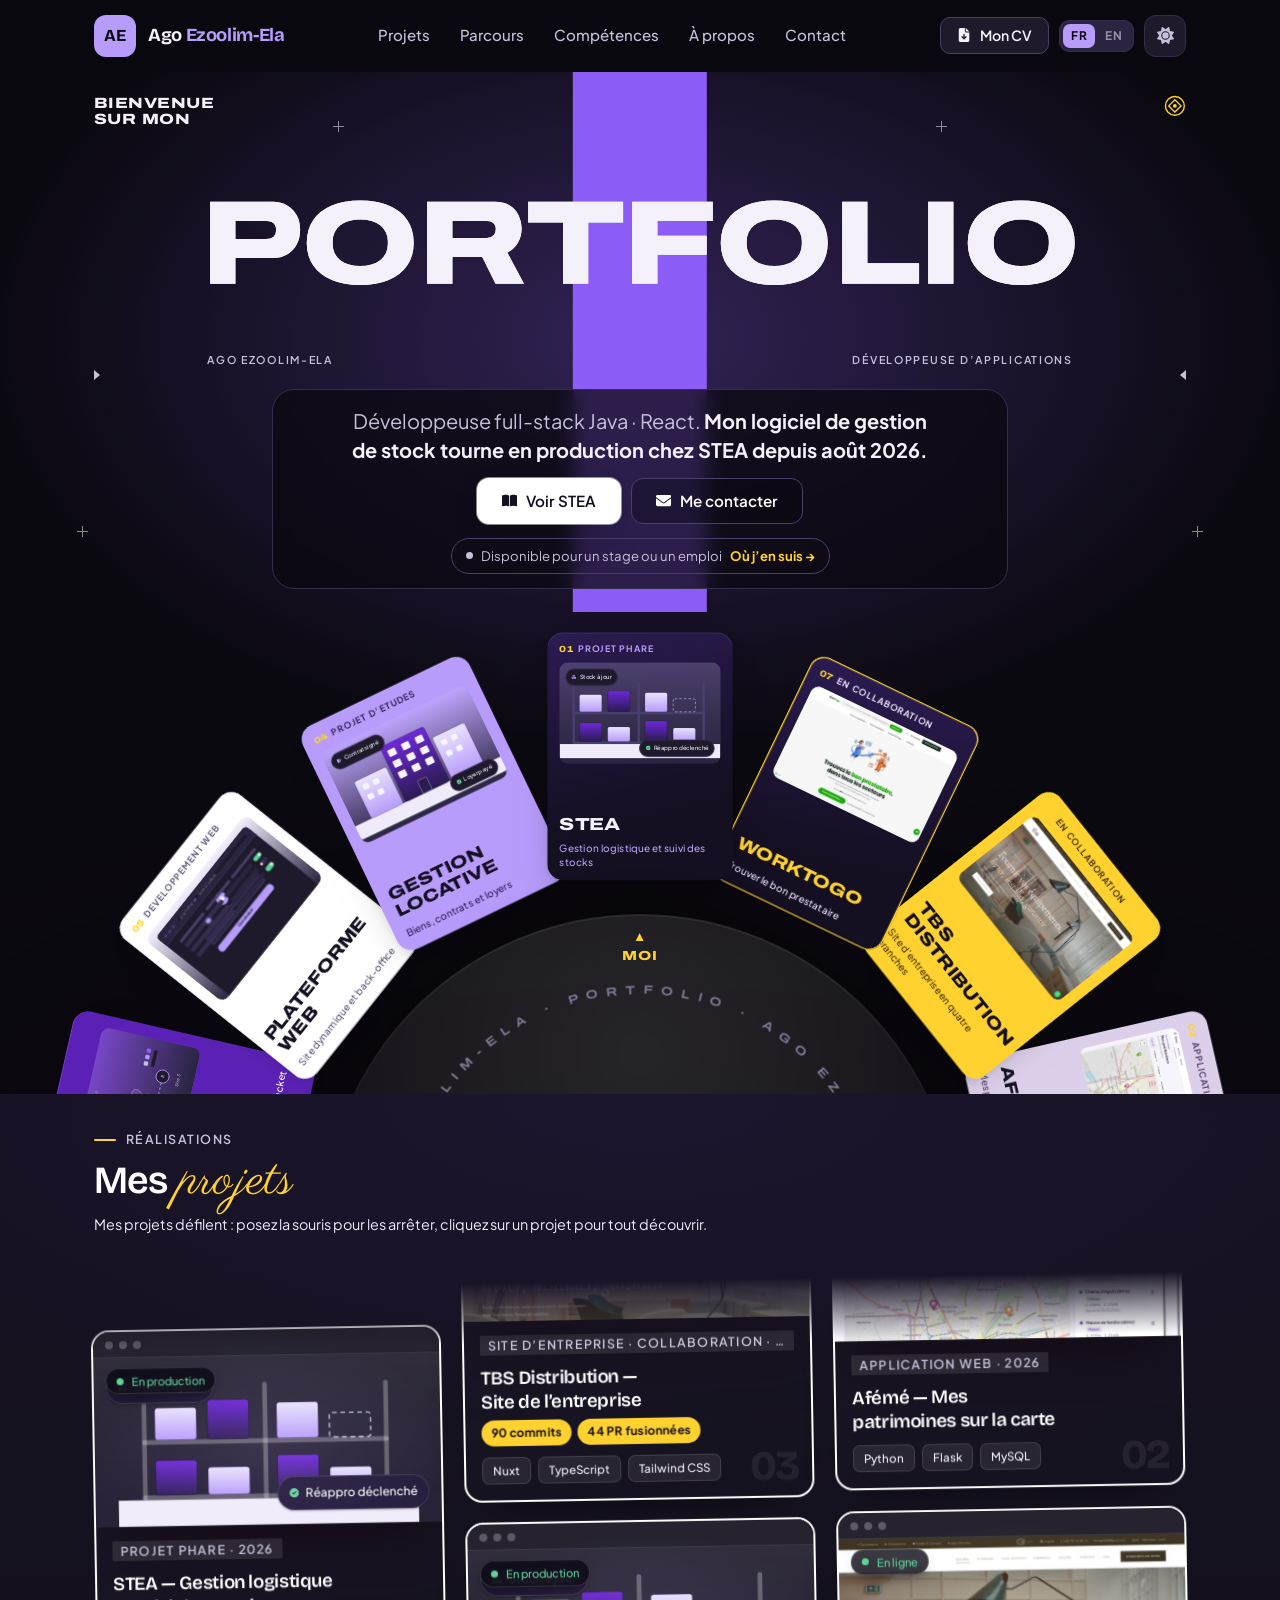
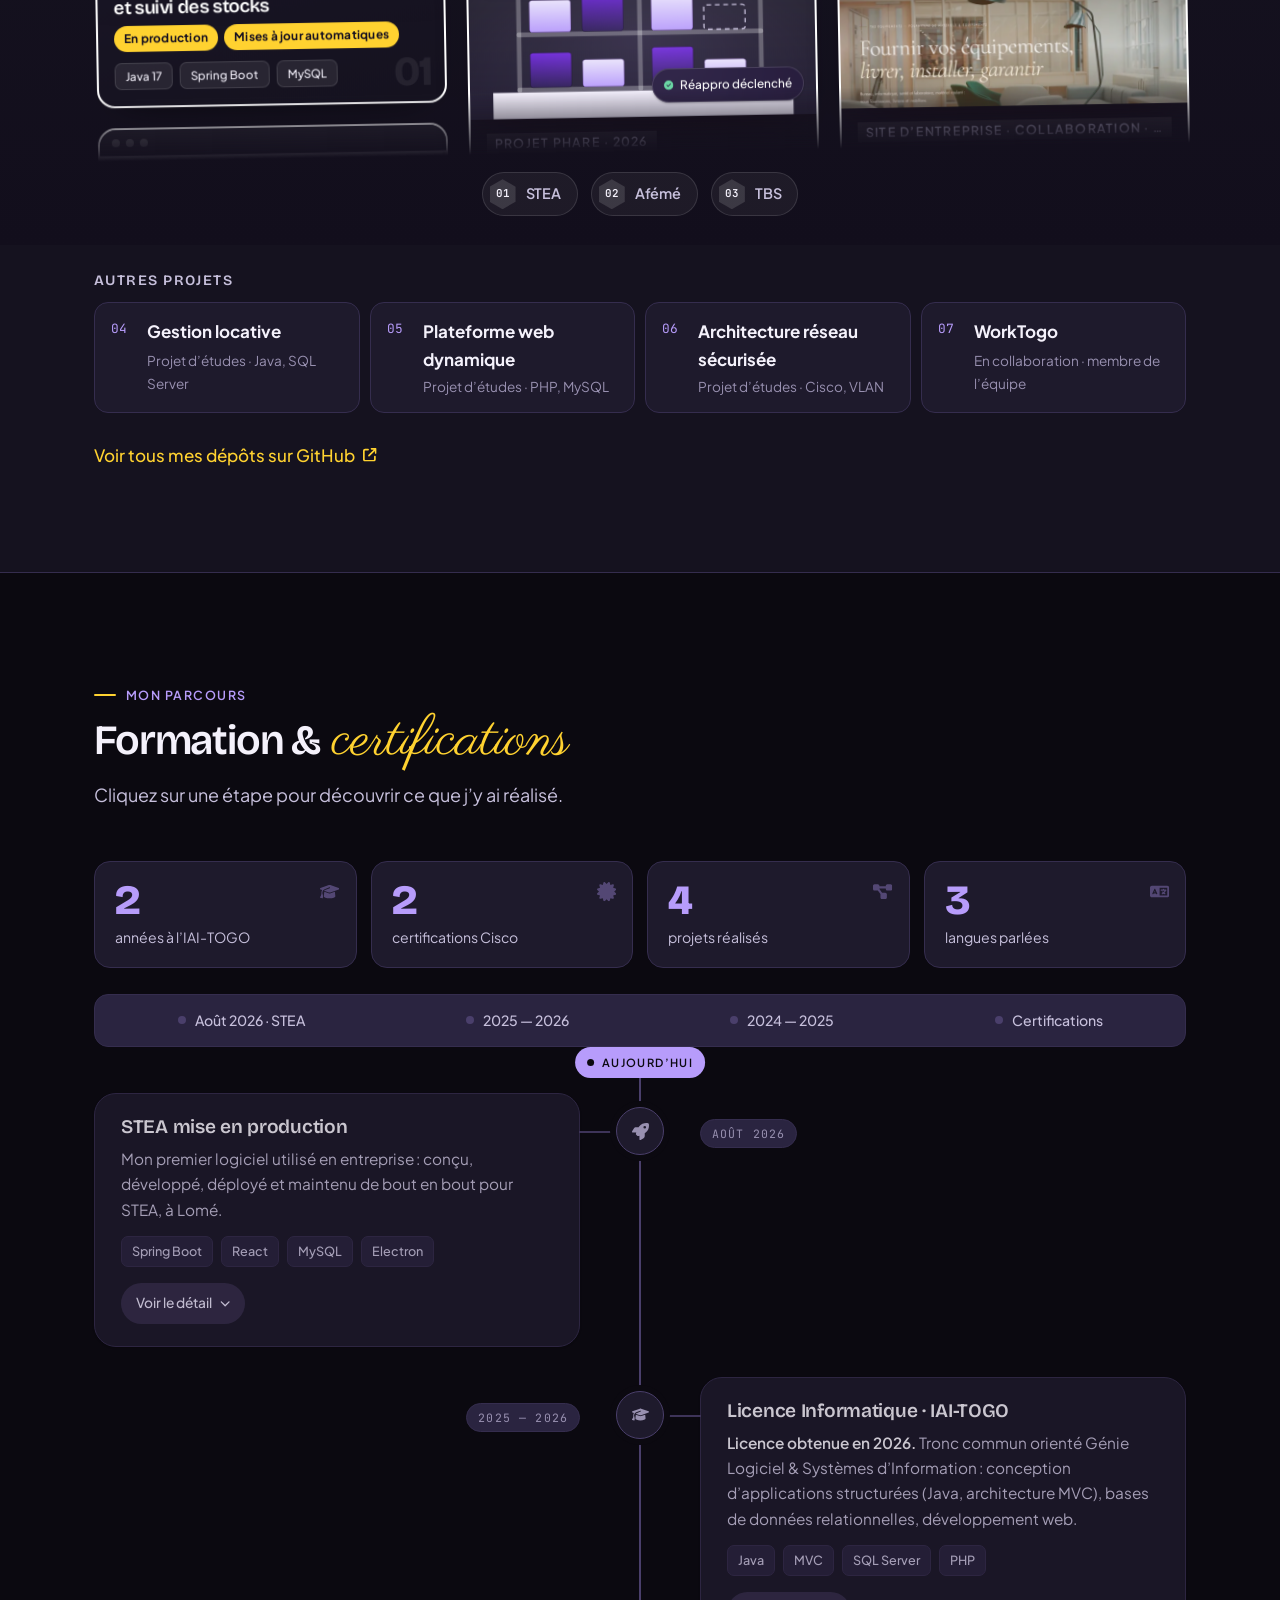
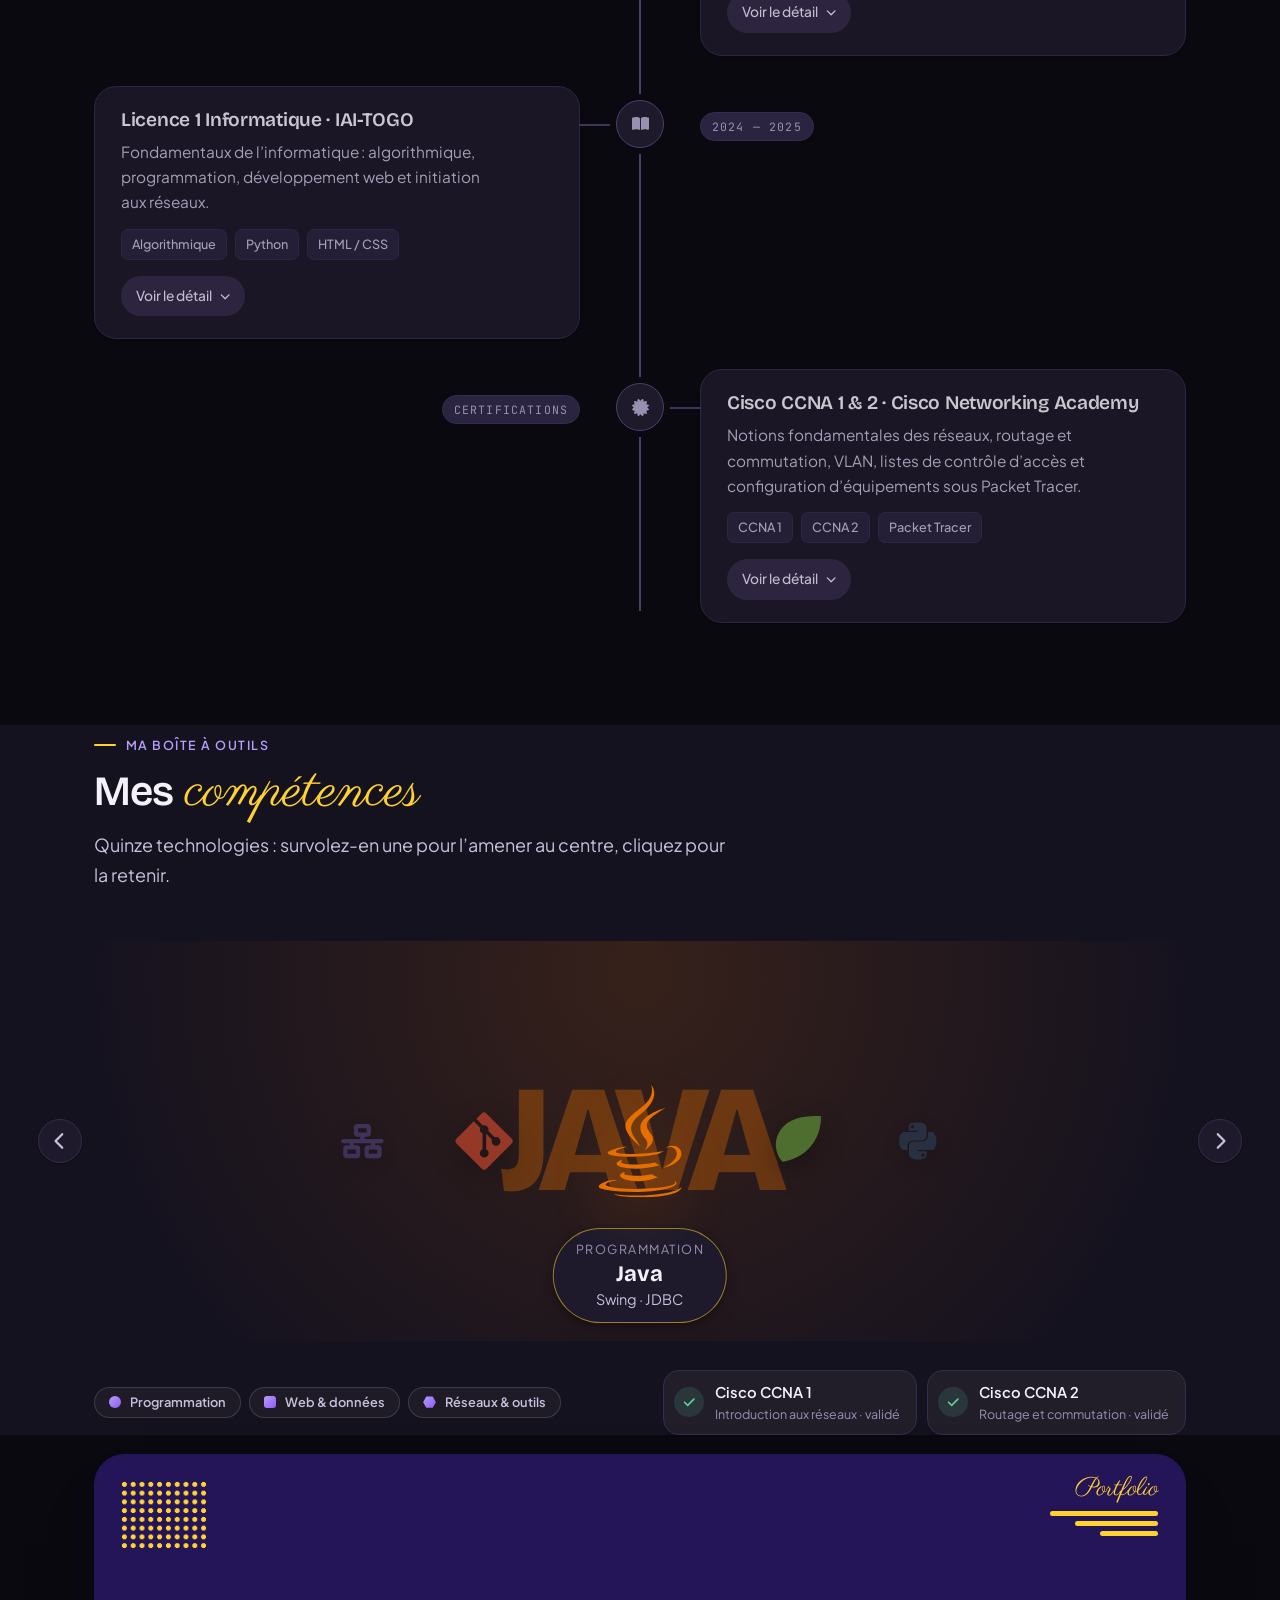
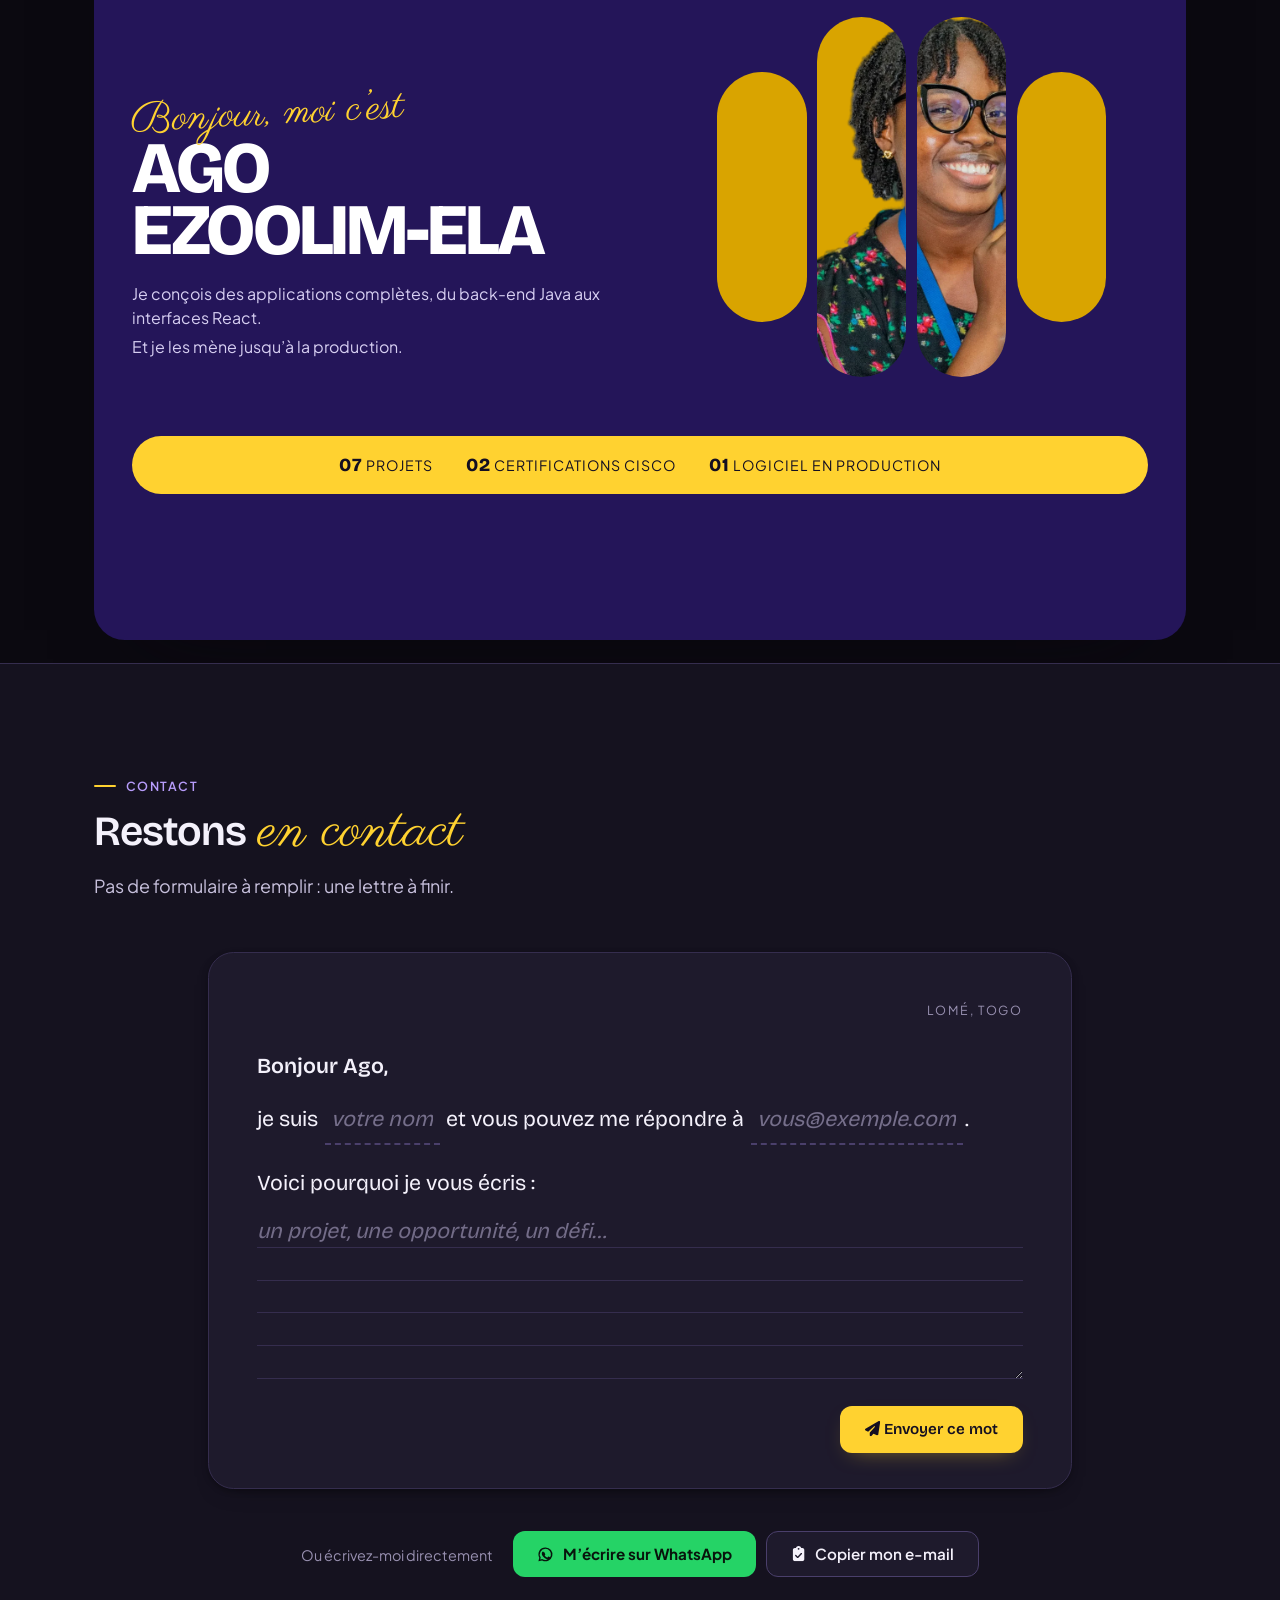
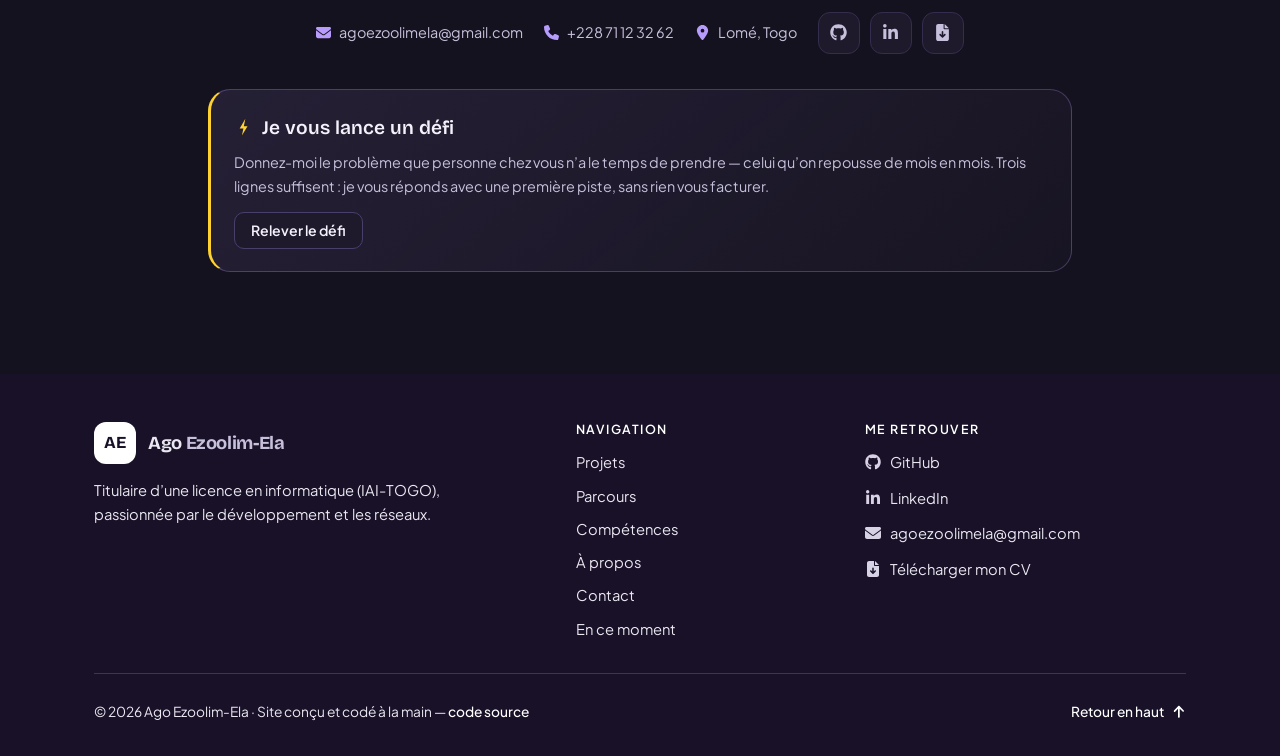
<file: index.html>
<!DOCTYPE html>
<html lang="fr" class="no-js">
<head>
  <meta charset="UTF-8">
  <meta name="viewport" content="width=device-width, initial-scale=1.0">
  <title>Ago Ezoolim-Ela — Génie logiciel & réseaux · Portfolio</title>
  <meta name="description" content="Portfolio d’Ago Ezoolim-Ela, développeuse d’applications, titulaire d’une licence en informatique (Génie Logiciel & Systèmes d’Information, IAI-TOGO, Lomé) — Java, Spring Boot, PHP, React, SQL, réseaux Cisco CCNA 1 & 2.">
  <meta name="color-scheme" content="light dark">
  <meta name="theme-color" id="meta-theme-color" content="#0B0910">
  <meta name="author" content="Ago Ezoolim-Ela">
  <link rel="canonical" href="https://ezoolim-ela.github.io/Portfolio/">
  <link rel="alternate" hreflang="fr" href="https://ezoolim-ela.github.io/Portfolio/">
  <link rel="alternate" hreflang="en" href="https://ezoolim-ela.github.io/Portfolio/en/">
  <link rel="alternate" hreflang="x-default" href="https://ezoolim-ela.github.io/Portfolio/">
  <meta property="og:type" content="profile">
  <meta property="og:locale" content="fr_FR">
  <meta property="og:site_name" content="Portfolio d’Ago Ezoolim-Ela">
  <meta property="og:title" content="Ago Ezoolim-Ela — Génie logiciel & réseaux">
  <meta property="og:description" content="Développeuse d’applications, licence en informatique (IAI-TOGO, Lomé). Java · Spring Boot · React · MySQL · Cisco CCNA 1 & 2. Une application de gestion logistique en production.">
  <meta property="og:url" content="https://ezoolim-ela.github.io/Portfolio/">
  <meta property="og:image" content="https://ezoolim-ela.github.io/Portfolio/assets/og-image.jpg">
  <meta property="og:image:width" content="1200">
  <meta property="og:image:height" content="630">
  <meta property="og:image:alt" content="Ago Ezoolim-Ela — Développeuse d’applications · Génie Logiciel & Systèmes d’Information">
  <meta name="twitter:card" content="summary_large_image">
  <meta name="twitter:title" content="Ago Ezoolim-Ela — Génie logiciel & réseaux">
  <meta name="twitter:description" content="Java · Spring Boot · React · MySQL · Cisco CCNA 1 & 2. Une application de gestion logistique en production.">
  <meta name="twitter:image" content="https://ezoolim-ela.github.io/Portfolio/assets/og-image.jpg">
  <script type="application/ld+json">
  {
    "@context": "https://schema.org",
    "@type": "Person",
    "name": "Ago Ezoolim-Ela",
    "url": "https://ezoolim-ela.github.io/Portfolio/",
    "email": "mailto:agoezoolimela@gmail.com",
    "telephone": "+228 71 12 32 62",
    "jobTitle": "Développeuse d’applications",
    "address": { "@type": "PostalAddress", "addressLocality": "Lomé", "addressCountry": "TG" },
    "alumniOf": { "@type": "CollegeOrUniversity", "name": "IAI-TOGO" },
    "knowsAbout": ["Java", "Spring Boot", "React", "MySQL", "SQL Server", "PHP", "Réseaux Cisco", "Cisco CCNA"],
    "knowsLanguage": ["fr", "en", "kbp"],
    "sameAs": ["https://github.com/Ezoolim-Ela", "https://linkedin.com/in/ago-ezoolim-ela"]
  }
  </script>
  <link rel="icon" href="data:image/svg+xml,%3Csvg xmlns='http://www.w3.org/2000/svg' viewBox='0 0 64 64'%3E%3Crect width='64' height='64' rx='16' fill='%234A1932'/%3E%3Ctext x='32' y='43' font-family='Arial, sans-serif' font-size='27' font-weight='800' fill='white' text-anchor='middle'%3EAE%3C/text%3E%3C/svg%3E">

  <script>
    (function () {
      var t = null;
      try { t = localStorage.getItem('theme'); } catch (e) {}
      if (t !== 'dark' && t !== 'light') t = 'dark';   // noir dominant : la page s'ouvre en sombre
      document.documentElement.setAttribute('data-theme', t);
      // l'accueil attend intro.js pour faire son entrée (filet : il s'affiche seul au bout de 3 s)
      if (!window.matchMedia('(prefers-reduced-motion: reduce)').matches) {
        document.documentElement.classList.add('intro-pending');
        setTimeout(function () { document.documentElement.classList.remove('intro-pending'); }, 3000);
      }
      var m = document.getElementById('meta-theme-color');
      if (m) m.setAttribute('content', t === 'dark' ? '#0B0910' : '#F7F5FB');
    })();
  </script>

  <link rel="preconnect" href="https://fonts.googleapis.com">
  <link rel="preconnect" href="https://fonts.gstatic.com" crossorigin>
  <link rel="preconnect" href="https://api.fontshare.com" crossorigin>
  <!-- Police chargée sans bloquer le rendu (préchargement, puis activation) ; icônes : sprite SVG local assets/icons.svg -->
  <link rel="preload" href="https://fonts.googleapis.com/css2?family=Fraunces:opsz,wght@9..144,300..700&family=Bricolage+Grotesque:opsz,wght@12..96,500..800&family=Plus+Jakarta+Sans:wght@400;500;600;700&family=Parisienne&family=Archivo:wdth,wght@125,700;125,800&family=JetBrains+Mono:wght@500&display=swap" as="style" onload="this.onload=null;this.rel='stylesheet'">
  <noscript><link rel="stylesheet" href="https://fonts.googleapis.com/css2?family=Fraunces:opsz,wght@9..144,300..700&family=Bricolage+Grotesque:opsz,wght@12..96,500..800&family=Plus+Jakarta+Sans:wght@400;500;600;700&family=Parisienne&family=Archivo:wdth,wght@125,700;125,800&family=JetBrains+Mono:wght@500&display=swap"></noscript>
  <link rel="preload" href="https://api.fontshare.com/v2/css?f%5B%5D=clash-display@600,700&f%5B%5D=satoshi@400,500,700&display=swap" as="style" onload="this.onload=null;this.rel='stylesheet'">
  <noscript><link rel="stylesheet" href="https://api.fontshare.com/v2/css?f%5B%5D=clash-display@600,700&f%5B%5D=satoshi@400,500,700&display=swap"></noscript>
  <link rel="stylesheet" href="styles.css?v=203">
  <script src="transitions.js?v=2"></script>
</head>
<body>

  <a class="skip-link" href="#contenu">Aller au contenu</a>

  <!-- ===== En-tête ===== -->
  <header class="topbar" id="topbar">
    <div class="container topbar-inner">
      <a href="#accueil" class="brand" aria-label="Ago Ezoolim-Ela">
        <span class="gem" aria-hidden="true">AE</span>
        <span class="brand-name">Ago <em>Ezoolim-Ela</em></span>
      </a>

      <nav class="site-nav" id="site-nav" aria-label="Navigation principale">
        <ul class="nav-list">
          <li><a href="#projets" class="nav-link">Projets</a></li>
          <li><a href="#parcours" class="nav-link">Parcours</a></li>
          <li><a href="#competences" class="nav-link">Compétences</a></li>
          <li><a href="#a-propos" class="nav-link">À propos</a></li>
          <li><a href="#contact" class="nav-link">Contact</a></li>
        </ul>
      </nav>

      <div class="topbar-actions">
        <a href="assets/CV_Ago_Ezoolim-Ela.pdf" class="btn btn-glass btn-sm btn-cv" target="_blank" rel="noopener" aria-label="Mon CV (PDF)">
          <svg class="icon" aria-hidden="true" focusable="false"><use href="assets/icons.svg?v=3#file-arrow-down"></use></svg><span class="btn-cv-label">Mon CV</span>
        </a>
        <p class="lang-switch"><span aria-current="true">FR</span><a href="en/index.html" hreflang="en">EN</a></p>
        <button class="icon-btn" id="theme-toggle" type="button" aria-label="Passer en mode sombre" aria-pressed="false">
          <svg class="icon icon-moon" aria-hidden="true" focusable="false"><use href="assets/icons.svg?v=3#moon"></use></svg>
          <svg class="icon icon-sun" aria-hidden="true" focusable="false"><use href="assets/icons.svg?v=3#sun"></use></svg>
        </button>
        <button class="icon-btn nav-toggle" id="nav-toggle" type="button" aria-controls="site-nav" aria-expanded="false" aria-label="Ouvrir le menu">
          <svg class="icon icon-open" aria-hidden="true" focusable="false"><use href="assets/icons.svg?v=3#bars"></use></svg>
          <svg class="icon icon-close" aria-hidden="true" focusable="false"><use href="assets/icons.svg?v=3#xmark"></use></svg>
        </button>
      </div>
    </div>
  </header>

  <main id="contenu">


    <!-- ===== Accueil « La roue » : d’après la vidéo de référence — PORTFOLIO qui s’enroule devant une bande, la roue des projets ===== -->
    <section class="hero hero-roue" id="accueil" data-polices="Archivo">
      <div class="hr-tete">
        <span class="hr-bande" aria-hidden="true"></span>
        <span class="hr-plus hr-plus--1" aria-hidden="true"></span><span class="hr-plus hr-plus--2" aria-hidden="true"></span>
        <span class="hr-plus hr-plus--3" aria-hidden="true"></span><span class="hr-plus hr-plus--4" aria-hidden="true"></span>
        <div class="container hr-haut">
          <p class="hr-bienvenue hero-enter" style="--d:1">Bienvenue<br>sur mon</p>
          <span class="hr-cible hero-enter" style="--d:1" aria-hidden="true"><svg viewBox="0 0 24 24" focusable="false"><circle cx="12" cy="12" r="10.4" fill="none" stroke="currentColor" stroke-width="1.5"/><path d="M12 5.2 18.8 12 12 18.8 5.2 12Z" fill="none" stroke="currentColor" stroke-width="1.5"/><circle cx="12" cy="12" r="2.1" fill="currentColor"/></svg></span>
        </div>
        <div class="container hr-centre">
          <span class="hr-fleche hr-fleche--g" aria-hidden="true"></span>
          <h1 class="hr-titre hero-enter" style="--d:2"><span class="sr-only">Portfolio d’Ago Ezoolim-Ela</span><span class="hr-mot" aria-hidden="true">PORTFOLIO</span></h1>
          <span class="hr-fleche hr-fleche--d" aria-hidden="true"></span>
          <div class="hr-legendes hero-enter" style="--d:3">
            <p class="hr-nom">Ago Ezoolim-Ela</p>
            <p class="hr-metier">Développeuse d’applications</p>
          </div>
          <div class="hr-preuve hero-enter" style="--d:3">
            <p class="hr-phrase">Développeuse full-stack Java · React. <strong>Mon logiciel de gestion de stock tourne en production chez STEA depuis août 2026.</strong></p>
            <div class="hr-actions">
              <a href="stea.html" class="btn btn-glow"><svg class="icon" aria-hidden="true" focusable="false"><use href="assets/icons.svg?v=3#book-open"></use></svg> Voir STEA</a>
              <a href="#contact" class="btn btn-glass"><svg class="icon" aria-hidden="true" focusable="false"><use href="assets/icons.svg?v=3#envelope"></use></svg> Me contacter</a>
            </div>
            <a class="hr-dispo" href="maintenant.html"><span class="live-dot" aria-hidden="true"></span> <span>Disponible pour un stage ou un emploi</span> <span class="hr-dispo-lien">Où j’en suis <span aria-hidden="true">→</span></span></a>
          </div>
        </div>
      </div>
      <div class="hr-roue hero-enter" style="--d:4">
        <ul class="hr-anneau" aria-label="Mes projets">
            <li class="hr-place" style="--k:0"><button type="button" class="hr-carte hr-carte--0" data-projet="0" aria-label="Ouvrir le projet : STEA — Gestion logistique et suivi des stocks"><span class="hr-carte-haut"><span class="hr-num">01</span><span class="hr-genre">Projet phare</span></span><span class="hr-visuel" aria-hidden="true"></span><span class="hr-carte-titre">STEA</span><span class="hr-carte-sous">Gestion logistique et suivi des stocks</span></button></li>
            <li class="hr-place" style="--k:13"><button type="button" class="hr-carte hr-carte--1" data-projet="1" aria-label="Ouvrir le projet : Application de gestion locative"><span class="hr-carte-haut"><span class="hr-num">04</span><span class="hr-genre">Projet d’études</span></span><span class="hr-visuel" aria-hidden="true"></span><span class="hr-carte-titre">Gestion locative</span><span class="hr-carte-sous">Biens, contrats et loyers</span></button></li>
            <li class="hr-place" style="--k:12"><button type="button" class="hr-carte hr-carte--2" data-projet="2" aria-label="Ouvrir le projet : Plateforme web dynamique"><span class="hr-carte-haut"><span class="hr-num">05</span><span class="hr-genre">Développement web</span></span><span class="hr-visuel" aria-hidden="true"></span><span class="hr-carte-titre">Plateforme web</span><span class="hr-carte-sous">Site dynamique et back-office</span></button></li>
            <li class="hr-place" style="--k:11"><button type="button" class="hr-carte hr-carte--3" data-projet="3" aria-label="Ouvrir le projet : Architecture réseau sécurisée"><span class="hr-carte-haut"><span class="hr-num">06</span><span class="hr-genre">Réseaux</span></span><span class="hr-visuel" aria-hidden="true"></span><span class="hr-carte-titre">Réseau sécurisé</span><span class="hr-carte-sous">Réseau d’entreprise sous Packet Tracer</span></button></li>
            <li class="hr-place" style="--k:3"><button type="button" class="hr-carte hr-carte--4" data-projet="4" aria-label="Ouvrir le projet : Afémé — Mes patrimoines sur la carte"><span class="hr-carte-haut"><span class="hr-num">02</span><span class="hr-genre">Application web</span></span><span class="hr-visuel" aria-hidden="true"></span><span class="hr-carte-titre">Afémé</span><span class="hr-carte-sous">Mes patrimoines sur la carte</span></button></li>
            <li class="hr-place" style="--k:2"><button type="button" class="hr-carte hr-carte--5" data-projet="5" aria-label="Ouvrir le projet : TBS Distribution — Site de l’entreprise"><span class="hr-carte-haut"><span class="hr-num">03</span><span class="hr-genre">En collaboration</span></span><span class="hr-visuel" aria-hidden="true"></span><span class="hr-carte-titre">TBS Distribution</span><span class="hr-carte-sous">Site d’entreprise en quatre branches</span></button></li>
            <li class="hr-place" style="--k:1"><button type="button" class="hr-carte hr-carte--6" data-projet="6" aria-label="Ouvrir le projet : WorkTogo — Trouver le bon prestataire au Togo"><span class="hr-carte-haut"><span class="hr-num">07</span><span class="hr-genre">En collaboration</span></span><span class="hr-visuel" aria-hidden="true"></span><span class="hr-carte-titre">WorkTogo</span><span class="hr-carte-sous">Trouver le bon prestataire</span></button></li>
        </ul>
        <div class="hr-cadran" aria-hidden="true">
          <svg viewBox="0 0 400 400" focusable="false"><defs><path id="hr-cercle-accueil" d="M200 200m-150 0a150 150 0 1 1 300 0a150 150 0 1 1-300 0"/></defs>
            <text><textPath href="#hr-cercle-accueil" textLength="935" lengthAdjust="spacing">AGO EZOOLIM-ELA · PORTFOLIO · AGO EZOOLIM-ELA · PORTFOLIO · AGO EZOOLIM-ELA · PORTFOLIO · </textPath></text></svg>
        </div>
        <a class="hr-moi" href="#a-propos"><span aria-hidden="true">▲</span>Moi</a>
      </div>
    </section>

    <!-- ===== Projets ===== -->
    <section class="section" id="projets">
      <!-- « La ruche » : une alvéole s’allume, s’ouvre, le projet s’en lève — au clic, elle s’agrandit sur tout le projet -->
      <div class="rh-track" data-ruche data-mode="defile">
        <div class="rh-sticky">
          <span class="rh-champ" aria-hidden="true"></span>
          <span class="rh-lueur" aria-hidden="true"></span>
          <div class="rh-scene">
            <div class="container rh-head">
              <div class="section-head reveal">
                <p class="eyebrow">Réalisations</p>
                <h2>Mes <em>projets</em></h2>
                <p class="section-lead">Mes projets défilent : <span class="rh-aide-souris">posez la souris pour les arrêter, </span>cliquez sur un projet pour tout découvrir.</p>
              </div>
            </div>
            <div class="rh-rangs" data-stagger>
              <div class="rh-rang reveal" data-axe="y" data-sens="haut">
                <div class="rh-piste" data-piste="a">
            <article class="rh-projet is-on" data-rh="0" data-c="#B79CFB" style="--c:#B79CFB">
              <div class="rh-vitrine">
                <div class="rh-ancre">
                  <span class="rh-aura" aria-hidden="true"></span>
                  <span class="rh-cell" aria-hidden="true">
                    <span class="rh-volet rh-volet-haut"><i></i></span>
                    <span class="rh-volet rh-volet-bas"><i></i></span>
                    <span class="rh-fente"></span>
                  </span>
                  <button type="button" class="rh-ecran" data-rh-open="0" aria-label="Ouvrir le projet : STEA — Gestion logistique et suivi des stocks">
                    <span class="rh-ecran-in">
                      <span class="rh-bar" aria-hidden="true"><i></i><i></i><i></i></span>
                      <div class="scene scene-stock" aria-hidden="true">
              <svg viewBox="0 0 320 180" class="scene-svg" focusable="false">
                <defs>
                  <linearGradient id="carton" x1="0" y1="0" x2="0" y2="1"><stop offset="0" stop-color="#E9E3FB"/><stop offset="1" stop-color="#B79CFB"/></linearGradient>
                  <linearGradient id="carton-plein" x1="0" y1="0" x2="0" y2="1"><stop offset="0" stop-color="#6D28D9"/><stop offset="1" stop-color="#2B1B52"/></linearGradient>
                </defs>
                <rect x="0" y="152" width="320" height="28" fill="#EFEBF8"/>
                <g class="rack">
                  <rect x="26" y="28" width="5" height="124" rx="2"/><rect x="155" y="28" width="5" height="124" rx="2"/><rect x="284" y="28" width="5" height="124" rx="2"/>
                  <rect x="26" y="88" width="263" height="5" rx="2"/><rect x="26" y="147" width="263" height="5" rx="2"/>
                </g>
                <g class="cartons">
                  <rect class="c" x="40" y="54" width="44" height="34" rx="3"/>
                  <rect class="c pleine" x="96" y="46" width="44" height="42" rx="3"/>
                  <rect class="c" x="170" y="50" width="44" height="38" rx="3"/>
                  <rect class="c vide" x="226" y="62" width="44" height="26" rx="3"/>
                  <rect class="c pleine" x="40" y="110" width="44" height="37" rx="3"/>
                  <rect class="c" x="96" y="118" width="44" height="29" rx="3"/>
                  <rect class="c pleine" x="170" y="106" width="44" height="41" rx="3"/>
                  <rect class="c" x="226" y="120" width="44" height="27" rx="3"/>
                </g>
              </svg>
              <span class="scene-chip chip-a"><svg class="icon" aria-hidden="true" focusable="false"><use href="assets/icons.svg?v=3#boxes-stacked"></use></svg> Stock à jour</span>
              <span class="scene-chip chip-b"><svg class="icon" aria-hidden="true" focusable="false"><use href="assets/icons.svg?v=3#circle-check"></use></svg> Réappro déclenché</span>
            </div>
                    </span>
                    <span class="rh-ouvrir" aria-hidden="true"><svg class="icon" aria-hidden="true" focusable="false"><use href="assets/icons.svg?v=3#arrow-up-right-from-square"></use></svg> Ouvrir le projet</span>
                  </button>
                </div>
              </div>
              <div class="rh-texte">
                <p class="rh-num" aria-hidden="true">01</p>
                <p class="rh-kind"><span class="project-kind gold">Projet phare · 2026</span><span class="live-badge"><span class="live-dot" aria-hidden="true"></span> En production</span></p>
                <h3>STEA — Gestion logistique et suivi des stocks</h3>
                <p class="rh-chiffres"><span>En production</span><span>Mises à jour automatiques</span></p>
                <p class="rh-desc">Application de gestion des stocks et de la logistique développée pour STEA, à Lomé. Elle couvre le cycle complet, des achats aux livraisons, et tourne aujourd’hui sur les postes de l’entreprise.</p>
                <ul class="tags"><li>Java 17</li><li>Spring Boot</li><li>MySQL</li><li>JWT</li><li>React</li><li>Tailwind CSS</li><li>Recharts</li><li>Electron</li></ul>
                <div class="rh-actions">
                  <button type="button" class="btn btn-glow btn-sm" data-rh-open="0"><svg class="icon" aria-hidden="true" focusable="false"><use href="assets/icons.svg?v=3#arrow-up-right-from-square"></use></svg> Ouvrir le projet</button>
                  <a href="stea.html" class="btn btn-glass btn-sm"><svg class="icon" aria-hidden="true" focusable="false"><use href="assets/icons.svg?v=3#book-open"></use></svg> Étude de cas</a>
                </div>
              </div>
              <div class="rh-plus" hidden>
                <div class="rh-plus-points">
                  <p class="rh-contexte">STEA gère plusieurs entrepôts, des achats, des livraisons et des retours. Sans outil central, l’information se disperse : l’état réel du stock devient incertain et les ruptures se découvrent trop tard.</p>
                  <h4>Ce que ça fait</h4>
                  <ul class="rh-points"><li>Un stock qu’on peut croire : plusieurs entrepôts, des lots, des numéros de série.</li><li>Le cycle complet — commandes, livraisons, retours — sans ressaisie d’un document à l’autre.</li><li>L’alerte avant la rupture, pas après : seuils, réapprovisionnement, notifications.</li><li>Des droits précis : chaque métier voit ce qui le concerne et n’agit que dans son périmètre.</li><li>Une installation en un clic sur les postes de l’entreprise, et des mises à jour qui arrivent toutes seules.</li></ul>
                </div>
                <div class="rh-plus-faits">
                  <h4>La fiche</h4>
                  <ul class="rh-faits"><li><b>Rôle</b><span>Conception, développement et déploiement</span></li><li><b>Année</b><span>2026</span></li><li><b>Cadre</b><span>STEA, Lomé</span></li><li><b>État</b><span>En production</span></li></ul>
                </div>
                <div class="rh-plus-actions"><a href="stea.html" class="btn btn-glow btn-sm"><svg class="icon" aria-hidden="true" focusable="false"><use href="assets/icons.svg?v=3#book-open"></use></svg> Étude de cas</a></div>
              </div>
            </article>
            <article class="rh-projet" data-rh="4" data-c="#B79CFB" style="--c:#B79CFB">
              <div class="rh-vitrine">
                <div class="rh-ancre">
                  <span class="rh-aura" aria-hidden="true"></span>
                  <span class="rh-cell" aria-hidden="true">
                    <span class="rh-volet rh-volet-haut"><i></i></span>
                    <span class="rh-volet rh-volet-bas"><i></i></span>
                    <span class="rh-fente"></span>
                  </span>
                  <button type="button" class="rh-ecran" data-rh-open="4" aria-label="Ouvrir le projet : Afémé — Mes patrimoines sur la carte">
                    <span class="rh-ecran-in">
                      <span class="rh-bar" aria-hidden="true"><i></i><i></i><i></i></span>
                      <img src="assets/afeme/tableau-de-bord.webp" alt="Tableau de bord d’Afémé : la carte de Lomé avec un repère coloré par catégorie, les filtres et la liste des patrimoines" width="800" height="562" loading="lazy">
                    </span>
                    <span class="rh-ouvrir" aria-hidden="true"><svg class="icon" aria-hidden="true" focusable="false"><use href="assets/icons.svg?v=3#arrow-up-right-from-square"></use></svg> Ouvrir le projet</span>
                  </button>
                </div>
              </div>
              <div class="rh-texte">
                <p class="rh-num" aria-hidden="true">02</p>
                <p class="rh-kind"><span class="project-kind">Application web · 2026</span></p>
                <h3>Afémé — Mes patrimoines sur la carte</h3>
                <p class="rh-desc">Une application web pour enregistrer ses biens — maison, terrain, champ, boutique — et les retrouver sur une carte interactive, classés par catégorie.</p>
                <ul class="tags"><li>Python</li><li>Flask</li><li>MySQL</li><li>Folium</li><li>Leaflet</li></ul>
                <div class="rh-actions">
                  <button type="button" class="btn btn-glow btn-sm" data-rh-open="4"><svg class="icon" aria-hidden="true" focusable="false"><use href="assets/icons.svg?v=3#arrow-up-right-from-square"></use></svg> Ouvrir le projet</button>

                </div>
              </div>
              <div class="rh-plus" hidden>
                <div class="rh-plus-points">
                  <p class="rh-contexte">Une maison au village, un champ, un terrain en ville : on sait qu’on les possède, plus rarement où ils se trouvent exactement. Afémé — « à la maison », en éwé — les pose tous sur une carte.</p>
                  <h4>Ce que ça fait</h4>
                  <ul class="rh-points"><li>Chaque bien enregistré avec son nom, sa catégorie et sa position.</li><li>Un clic sur la carte, ou « Ma position », et les coordonnées se remplissent seules.</li><li>Un repère d’une couleur par catégorie, et des filtres avec compteurs : la carte et la liste suivent.</li><li>Des comptes personnels : chacun ne voit que ses propres biens.</li></ul>
                </div>
                <div class="rh-plus-faits">
                  <h4>La fiche</h4>
                  <ul class="rh-faits"><li><b>Rôle</b><span>Refonte et nouvelles fonctions</span></li><li><b>Année</b><span>2026</span></li><li><b>Socle</b><span>Python · Flask · MySQL</span></li><li><b>Carte</b><span>Folium · Leaflet · OpenStreetMap</span></li></ul>
                </div>
              </div>
            </article>
            <article class="rh-projet" data-rh="5" data-c="#FFD230" style="--c:#FFD230">
              <div class="rh-vitrine">
                <div class="rh-ancre">
                  <span class="rh-aura" aria-hidden="true"></span>
                  <span class="rh-cell" aria-hidden="true">
                    <span class="rh-volet rh-volet-haut"><i></i></span>
                    <span class="rh-volet rh-volet-bas"><i></i></span>
                    <span class="rh-fente"></span>
                  </span>
                  <button type="button" class="rh-ecran" data-rh-open="5" aria-label="Ouvrir le projet : TBS Distribution — Site de l’entreprise">
                    <span class="rh-ecran-in">
                      <span class="rh-bar" aria-hidden="true"><i></i><i></i><i></i></span>
                      <img src="assets/collab/tbs-accueil.webp" srcset="assets/collab/tbs-accueil-720.webp 720w, assets/collab/tbs-accueil-1080.webp 1080w, assets/collab/tbs-accueil.webp 1440w" sizes="(max-width: 980px) calc(100vw - 48px), 560px" alt="Accueil du site de TBS Distribution : « Fournir vos équipements, livrer, installer, garantir »" width="1440" height="900" loading="lazy">
                    </span>
                    <span class="rh-ouvrir" aria-hidden="true"><svg class="icon" aria-hidden="true" focusable="false"><use href="assets/icons.svg?v=3#arrow-up-right-from-square"></use></svg> Ouvrir le projet</span>
                  </button>
                </div>
              </div>
              <div class="rh-texte">
                <p class="rh-num" aria-hidden="true">03</p>
                <p class="rh-kind"><span class="project-kind">Site d’entreprise · Collaboration · 2026</span><span class="live-badge"><span class="live-dot" aria-hidden="true"></span> En ligne</span></p>
                <h3>TBS Distribution — Site de l’entreprise</h3>
                <p class="rh-chiffres"><span>90 commits</span><span>44 PR fusionnées</span></p>
                <p class="rh-desc">Le site de TBS Distribution, à Lomé : quatre branches d’activité — Équipements, Événementiel, Études & Conseils, Agro Business —, une galerie par domaine et des demandes de devis. Un projet mené en équipe.</p>
                <ul class="tags"><li>Nuxt</li><li>TypeScript</li><li>Tailwind CSS</li><li>Vercel</li></ul>
                <div class="rh-actions">
                  <button type="button" class="btn btn-glow btn-sm" data-rh-open="5"><svg class="icon" aria-hidden="true" focusable="false"><use href="assets/icons.svg?v=3#arrow-up-right-from-square"></use></svg> Ouvrir le projet</button>

                </div>
              </div>
              <div class="rh-plus" hidden>
                <div class="rh-plus-points">
                  <p class="rh-contexte">Une entreprise, quatre métiers : il fallait un site qui présente chacun sans les mélanger, et qui transforme une visite en demande de devis.</p>
                  <h4>Ce que ça fait</h4>
                  <ul class="rh-points"><li>Quatre branches sur un même site, en français et en anglais, avec deux chartes de couleurs.</li><li>Une galerie classée par branche et par domaine, chaque domaine avec ses références.</li><li>Services, conseils, contact et FAQ repensés pour l’ordinateur comme pour le téléphone.</li><li>Un audit complet — sécurité, référencement, performance, accessibilité — suivi de ses correctifs.</li></ul>
                </div>
                <div class="rh-plus-faits">
                  <h4>La fiche</h4>
                  <ul class="rh-faits"><li><b>Rôle</b><span>Audit, galerie et pages du site</span></li><li><b>Cadre</b><span>TBS Distribution SARL, Lomé · en équipe</span></li><li><b>Contribution</b><span>90 commits · 44 PR fusionnées</span></li><li><b>État</b><span>En ligne</span></li></ul>
                </div>
                <div class="rh-plus-actions"><a href="https://www.tbstogo.com" target="_blank" rel="noopener" class="btn btn-glow btn-sm"><svg class="icon" aria-hidden="true" focusable="false"><use href="assets/icons.svg?v=3#globe"></use></svg> Voir le site</a><a href="https://github.com/Nova2026-graphik/TBS" target="_blank" rel="noopener" class="btn btn-glass btn-sm"><svg class="icon" aria-hidden="true" focusable="false"><use href="assets/icons.svg?v=3#github"></use></svg> Code source</a></div>
              </div>
            </article>
                </div>
              </div>
            </div>


            <!-- les autres projets : hors du mur, mais leur fiche s’ouvre depuis la roue et depuis « Autres projets » -->
            <div class="rh-reserve" hidden>
            <article class="rh-projet" data-rh="1" data-c="#8B5CF6" style="--c:#8B5CF6">
              <div class="rh-vitrine">
                <div class="rh-ancre">
                  <span class="rh-aura" aria-hidden="true"></span>
                  <span class="rh-cell" aria-hidden="true">
                    <span class="rh-volet rh-volet-haut"><i></i></span>
                    <span class="rh-volet rh-volet-bas"><i></i></span>
                    <span class="rh-fente"></span>
                  </span>
                  <button type="button" class="rh-ecran" data-rh-open="1" aria-label="Ouvrir le projet : Application de gestion locative">
                    <span class="rh-ecran-in">
                      <span class="rh-bar" aria-hidden="true"><i></i><i></i><i></i></span>
                      <div class="scene scene-locatif" aria-hidden="true">
              <svg viewBox="0 0 320 180" class="scene-svg" focusable="false">
                <defs>
                  <linearGradient id="bld" x1="0" y1="0" x2="0" y2="1"><stop offset="0" stop-color="#6D28D9"/><stop offset="1" stop-color="#2B1B52"/></linearGradient>
                  <linearGradient id="bld2" x1="0" y1="0" x2="0" y2="1"><stop offset="0" stop-color="#E9E3FB"/><stop offset="1" stop-color="#B79CFB"/></linearGradient>
                </defs>
                <rect x="0" y="150" width="320" height="30" fill="#EFEBF8"/>
                <rect x="36" y="70" width="70" height="80" rx="4" fill="url(#bld2)" stroke="rgba(91,33,182,.25)"/>
                <rect x="214" y="58" width="70" height="92" rx="4" fill="url(#bld2)" stroke="rgba(91,33,182,.25)"/>
                <rect x="112" y="30" width="96" height="120" rx="5" fill="url(#bld)" stroke="rgba(8,6,14,.45)"/>
                <rect x="150" y="122" width="20" height="28" rx="2" fill="#2B1B52" stroke="rgba(255,255,255,.5)"/>
                <g class="windows">
                  <rect class="w" x="122" y="42" width="16" height="14" rx="2"/><rect class="w" x="152" y="42" width="16" height="14" rx="2"/><rect class="w" x="182" y="42" width="16" height="14" rx="2"/>
                  <rect class="w" x="122" y="66" width="16" height="14" rx="2"/><rect class="w" x="152" y="66" width="16" height="14" rx="2"/><rect class="w" x="182" y="66" width="16" height="14" rx="2"/>
                  <rect class="w" x="122" y="90" width="16" height="14" rx="2"/><rect class="w" x="152" y="90" width="16" height="14" rx="2"/><rect class="w" x="182" y="90" width="16" height="14" rx="2"/>
                  <rect class="w s" x="48" y="82" width="12" height="11" rx="2"/><rect class="w s" x="70" y="82" width="12" height="11" rx="2"/><rect class="w s" x="48" y="104" width="12" height="11" rx="2"/><rect class="w s" x="70" y="104" width="12" height="11" rx="2"/>
                  <rect class="w s" x="226" y="70" width="12" height="11" rx="2"/><rect class="w s" x="248" y="70" width="12" height="11" rx="2"/><rect class="w s" x="226" y="94" width="12" height="11" rx="2"/><rect class="w s" x="248" y="94" width="12" height="11" rx="2"/>
                </g>
                <circle class="moon" cx="282" cy="28" r="9"/>
              </svg>
              <span class="scene-chip chip-a"><svg class="icon" aria-hidden="true" focusable="false"><use href="assets/icons.svg?v=3#file-signature"></use></svg> Contrat signé</span>
              <span class="scene-chip chip-b"><svg class="icon" aria-hidden="true" focusable="false"><use href="assets/icons.svg?v=3#circle-check"></use></svg> Loyer payé</span>
            </div>
                    </span>
                    <span class="rh-ouvrir" aria-hidden="true"><svg class="icon" aria-hidden="true" focusable="false"><use href="assets/icons.svg?v=3#arrow-up-right-from-square"></use></svg> Ouvrir le projet</span>
                  </button>
                </div>
              </div>
              <div class="rh-texte">
                <p class="rh-num" aria-hidden="true">04</p>
                <p class="rh-kind"><span class="project-kind">Projet d’études</span></p>
                <h3>Application de gestion locative</h3>
                <p class="rh-desc">Gestion des biens immobiliers, des contrats de location et des paiements de loyers.</p>
                <ul class="tags"><li>Java</li><li>SQL Server</li><li>MVC</li></ul>
                <div class="rh-actions">
                  <button type="button" class="btn btn-glow btn-sm" data-rh-open="1"><svg class="icon" aria-hidden="true" focusable="false"><use href="assets/icons.svg?v=3#arrow-up-right-from-square"></use></svg> Ouvrir le projet</button>
                  
                </div>
              </div>
              <div class="rh-plus" hidden>
                <div class="rh-plus-points">
                  <p class="rh-contexte">Un parc de biens, des locataires, des contrats et des loyers qui tombent chaque mois : suivi sur tableur, l’information finit toujours par diverger.</p>
                  <h4>Ce que ça fait</h4>
                  <ul class="rh-points"><li>Les biens, les locataires et les contrats tiennent dans le même modèle.</li><li>Échéancier des loyers et suivi des paiements, mois par mois.</li><li>Quittances et états produits depuis les données saisies, jamais retapés.</li><li>Architecture MVC : la logique métier reste hors de l’écran.</li></ul>
                </div>
                <div class="rh-plus-faits">
                  <h4>La fiche</h4>
                  <ul class="rh-faits"><li><b>Rôle</b><span>Analyse, modélisation et développement</span></li><li><b>Cadre</b><span>Projet d’études</span></li><li><b>Base</b><span>SQL Server</span></li></ul>
                </div>
              </div>
            </article>
            <article class="rh-projet" data-rh="2" data-c="#B79CFB" style="--c:#B79CFB">
              <div class="rh-vitrine">
                <div class="rh-ancre">
                  <span class="rh-aura" aria-hidden="true"></span>
                  <span class="rh-cell" aria-hidden="true">
                    <span class="rh-volet rh-volet-haut"><i></i></span>
                    <span class="rh-volet rh-volet-bas"><i></i></span>
                    <span class="rh-fente"></span>
                  </span>
                  <button type="button" class="rh-ecran" data-rh-open="2" aria-label="Ouvrir le projet : Plateforme web dynamique">
                    <span class="rh-ecran-in">
                      <span class="rh-bar" aria-hidden="true"><i></i><i></i><i></i></span>
                      <div class="scene scene-web" aria-hidden="true">
              <div class="mini-browser">
                <div class="mini-bar"><span></span><span></span><span></span><span class="mini-url">plateforme.local/admin</span></div>
                <div class="mini-screens">
                  <div class="mini-login">
                    <span class="mini-avatar"><svg class="icon" aria-hidden="true" focusable="false"><use href="assets/icons.svg?v=3#lock"></use></svg></span>
                    <span class="mini-input"></span>
                    <span class="mini-input short"></span>
                    <span class="mini-btn">Connexion</span>
                  </div>
                  <div class="mini-admin">
                    <div class="mini-row head"><span class="mini-cell"></span><span class="mini-cell"></span><span class="mini-cell"></span></div>
                    <div class="mini-row"><span class="mini-cell w"></span><span class="mini-cell"></span><span class="mini-pill on"></span></div>
                    <div class="mini-row"><span class="mini-cell w"></span><span class="mini-cell"></span><span class="mini-pill"></span></div>
                    <div class="mini-row"><span class="mini-cell w"></span><span class="mini-cell"></span><span class="mini-pill on"></span></div>
                  </div>
                </div>
                <span class="mini-cursor"></span>
              </div>
            </div>
                    </span>
                    <span class="rh-ouvrir" aria-hidden="true"><svg class="icon" aria-hidden="true" focusable="false"><use href="assets/icons.svg?v=3#arrow-up-right-from-square"></use></svg> Ouvrir le projet</span>
                  </button>
                </div>
              </div>
              <div class="rh-texte">
                <p class="rh-num" aria-hidden="true">05</p>
                <p class="rh-kind"><span class="project-kind">Développement web</span></p>
                <h3>Plateforme web dynamique</h3>
                <p class="rh-desc">Site interactif avec base de données, authentification et back-office d’administration.</p>
                <ul class="tags"><li>PHP</li><li>MySQL</li><li>HTML / CSS</li></ul>
                <div class="rh-actions">
                  <button type="button" class="btn btn-glow btn-sm" data-rh-open="2"><svg class="icon" aria-hidden="true" focusable="false"><use href="assets/icons.svg?v=3#arrow-up-right-from-square"></use></svg> Ouvrir le projet</button>
                  
                </div>
              </div>
              <div class="rh-plus" hidden>
                <div class="rh-plus-points">
                  <p class="rh-contexte">Un site public qui doit rester à jour sans qu’on touche au code : tout ce qui s’affiche vient de la base et s’administre depuis le back-office.</p>
                  <h4>Ce que ça fait</h4>
                  <ul class="rh-points"><li>Authentification, sessions et rôles distincts.</li><li>Back-office complet : créer, modifier, retirer les contenus.</li><li>Requêtes préparées côté serveur : les entrées ne passent jamais dans le SQL.</li><li>Interface responsive, écrite à la main, sans framework.</li></ul>
                </div>
                <div class="rh-plus-faits">
                  <h4>La fiche</h4>
                  <ul class="rh-faits"><li><b>Rôle</b><span>Développement complet</span></li><li><b>Cadre</b><span>Projet web</span></li><li><b>Socle</b><span>PHP · MySQL</span></li></ul>
                </div>
              </div>
            </article>
            <article class="rh-projet" data-rh="3" data-c="#8B5CF6" style="--c:#8B5CF6">
              <div class="rh-vitrine">
                <div class="rh-ancre">
                  <span class="rh-aura" aria-hidden="true"></span>
                  <span class="rh-cell" aria-hidden="true">
                    <span class="rh-volet rh-volet-haut"><i></i></span>
                    <span class="rh-volet rh-volet-bas"><i></i></span>
                    <span class="rh-fente"></span>
                  </span>
                  <button type="button" class="rh-ecran" data-rh-open="3" aria-label="Ouvrir le projet : Architecture réseau sécurisée">
                    <span class="rh-ecran-in">
                      <span class="rh-bar" aria-hidden="true"><i></i><i></i><i></i></span>
                      <div class="scene scene-reseau" aria-hidden="true">
              <svg viewBox="0 0 320 180" class="scene-svg" focusable="false">
                <defs>
                  <filter id="glow" x="-50%" y="-50%" width="200%" height="200%"><feGaussianBlur stdDeviation="2.5" result="b"/><feMerge><feMergeNode in="b"/><feMergeNode in="SourceGraphic"/></feMerge></filter>
                </defs>
                <path id="lnk1" class="link" d="M70,128 L160,48"/>
                <path id="lnk2" class="link" d="M160,48 L250,128"/>
                <path id="lnk3" class="link vpn" d="M70,128 L250,128"/>
                <g class="site">
                  <circle class="router" cx="160" cy="48" r="13"/>
                  <text x="160" y="52" class="ric">R</text>
                  <text x="142" y="52" class="lbl left">Siège · Lomé</text>
                  <rect class="sw" x="140" y="70" width="40" height="8" rx="2"/>
                  <rect class="pc v10" x="138" y="86" width="9" height="9" rx="2"/><rect class="pc v20" x="155" y="86" width="9" height="9" rx="2"/><rect class="pc v30" x="172" y="86" width="9" height="9" rx="2"/>
                </g>
                <g class="site">
                  <circle class="router" cx="70" cy="128" r="13"/>
                  <text x="70" y="132" class="ric">R</text>
                  <text x="70" y="162" class="lbl">Site 2</text>
                  <rect class="sw" x="22" y="100" width="34" height="8" rx="2"/>
                  <rect class="pc v10" x="22" y="86" width="8" height="8" rx="2"/><rect class="pc v20" x="35" y="86" width="8" height="8" rx="2"/><rect class="pc v30" x="48" y="86" width="8" height="8" rx="2"/>
                </g>
                <g class="site">
                  <circle class="router" cx="250" cy="128" r="13"/>
                  <text x="250" y="132" class="ric">R</text>
                  <text x="250" y="162" class="lbl">Site 3</text>
                  <rect class="sw" x="264" y="100" width="34" height="8" rx="2"/>
                  <rect class="pc v10" x="264" y="86" width="8" height="8" rx="2"/><rect class="pc v20" x="277" y="86" width="8" height="8" rx="2"/><rect class="pc v30" x="290" y="86" width="8" height="8" rx="2"/>
                </g>
                <g class="acl" transform="translate(205,84)">
                  <path d="M0,-9 L8,-5 L8,2 C8,7 4,10 0,12 C-4,10 -8,7 -8,2 L-8,-5 Z" class="shield"/>
                  <text x="0" y="24" class="lbl small">ACL</text>
                </g>
                <text x="160" y="142" class="lbl small">VPN site-à-site</text>
                <circle class="pkt p1" r="3.2" filter="url(#glow)"><animateMotion dur="3.2s" repeatCount="indefinite"><mpath href="#lnk1"/></animateMotion></circle>
                <circle class="pkt p2" r="3.2" filter="url(#glow)"><animateMotion dur="2.8s" begin="0.8s" repeatCount="indefinite"><mpath href="#lnk2"/></animateMotion></circle>
                <circle class="pkt p3" r="3.2" filter="url(#glow)"><animateMotion dur="4s" begin="1.4s" repeatCount="indefinite"><mpath href="#lnk3"/></animateMotion></circle>
                <circle class="pkt p1" r="2.6" filter="url(#glow)"><animateMotion dur="3.2s" begin="1.6s" repeatCount="indefinite" keyPoints="1;0" keyTimes="0;1" calcMode="linear"><mpath href="#lnk1"/></animateMotion></circle>
              </svg>
              <span class="scene-legend"><i class="v10"></i> VLAN 10 <i class="v20"></i> VLAN 20 <i class="v30"></i> VLAN 30</span>
            </div>
                    </span>
                    <span class="rh-ouvrir" aria-hidden="true"><svg class="icon" aria-hidden="true" focusable="false"><use href="assets/icons.svg?v=3#arrow-up-right-from-square"></use></svg> Ouvrir le projet</span>
                  </button>
                </div>
              </div>
              <div class="rh-texte">
                <p class="rh-num" aria-hidden="true">06</p>
                <p class="rh-kind"><span class="project-kind">Réseaux &amp; infrastructures</span></p>
                <h3>Architecture réseau sécurisée</h3>
                <p class="rh-desc">Réseau d’entreprise multisites simulé et configuré, avec segmentation et contrôle d’accès.</p>
                <ul class="tags"><li>Cisco Packet Tracer</li><li>CCNA</li><li>Routage</li></ul>
                <div class="rh-actions">
                  <button type="button" class="btn btn-glow btn-sm" data-rh-open="3"><svg class="icon" aria-hidden="true" focusable="false"><use href="assets/icons.svg?v=3#arrow-up-right-from-square"></use></svg> Ouvrir le projet</button>
                  
                </div>
              </div>
              <div class="rh-plus" hidden>
                <div class="rh-plus-points">
                  <p class="rh-contexte">Trois sites — un siège à Lomé, deux agences — qu’il fallait relier sans ouvrir le réseau interne à tout le monde.</p>
                  <h4>Ce que ça fait</h4>
                  <ul class="rh-points"><li>Segmentation en VLAN, un par métier.</li><li>Routage inter-VLAN et plan d’adressage tenu de bout en bout.</li><li>VPN site-à-site entre le siège et les agences.</li><li>Listes de contrôle d’accès pour cloisonner les flux.</li><li>Maquette montée et validée sous Cisco Packet Tracer.</li></ul>
                </div>
                <div class="rh-plus-faits">
                  <h4>La fiche</h4>
                  <ul class="rh-faits"><li><b>Rôle</b><span>Conception et configuration</span></li><li><b>Cadre</b><span>Projet d’études</span></li><li><b>Outils</b><span>Packet Tracer · CCNA</span></li></ul>
                </div>
              </div>
            </article>
            <article class="rh-projet" data-rh="6" data-c="#FFD230" style="--c:#FFD230">
              <div class="rh-vitrine">
                <div class="rh-ancre">
                  <span class="rh-aura" aria-hidden="true"></span>
                  <span class="rh-cell" aria-hidden="true">
                    <span class="rh-volet rh-volet-haut"><i></i></span>
                    <span class="rh-volet rh-volet-bas"><i></i></span>
                    <span class="rh-fente"></span>
                  </span>
                  <button type="button" class="rh-ecran" data-rh-open="6" aria-label="Ouvrir le projet : WorkTogo — Trouver le bon prestataire au Togo">
                    <span class="rh-ecran-in">
                      <span class="rh-bar" aria-hidden="true"><i></i><i></i><i></i></span>
                      <img src="assets/collab/worktogo-accueil.webp" srcset="assets/collab/worktogo-accueil-720.webp 720w, assets/collab/worktogo-accueil-1080.webp 1080w, assets/collab/worktogo-accueil.webp 1440w" sizes="(max-width: 980px) calc(100vw - 48px), 560px" alt="Accueil de WorkTogo : « Trouvez le bon prestataire, dans tous les secteurs »" width="1440" height="900" loading="lazy">
                    </span>
                    <span class="rh-ouvrir" aria-hidden="true"><svg class="icon" aria-hidden="true" focusable="false"><use href="assets/icons.svg?v=3#arrow-up-right-from-square"></use></svg> Ouvrir le projet</span>
                  </button>
                </div>
              </div>
              <div class="rh-texte">
                <p class="rh-num" aria-hidden="true">07</p>
                <p class="rh-kind"><span class="project-kind">Plateforme · Collaboration · 2026</span></p>
                <h3>WorkTogo — Trouver le bon prestataire au Togo</h3>
                <p class="rh-desc">Une plateforme qui met en relation particuliers et prestataires vérifiés, sur le web et sur mobile, avec un paiement gardé en séquestre jusqu’à la fin du travail. Un projet mené en équipe.</p>
                <ul class="tags"><li>Nuxt</li><li>Vue 3</li><li>Prisma</li><li>Electron</li><li>Mobile Money</li></ul>
                <div class="rh-actions">
                  <button type="button" class="btn btn-glow btn-sm" data-rh-open="6"><svg class="icon" aria-hidden="true" focusable="false"><use href="assets/icons.svg?v=3#arrow-up-right-from-square"></use></svg> Ouvrir le projet</button>

                </div>
              </div>
              <div class="rh-plus" hidden>
                <div class="rh-plus-points">
                  <p class="rh-contexte">Trouver un plombier, un électricien ou un développeur de confiance passe encore surtout par le bouche-à-oreille. WorkTogo rassemble les professionnels vérifiés de tout le Togo au même endroit.</p>
                  <h4>Ce que ça fait</h4>
                  <ul class="rh-points"><li>Dix secteurs, de l’artisanat à la santé, et une recherche directe par service.</li><li>Des profils vérifiés et des avis laissés après chaque prestation réellement effectuée.</li><li>Un paiement Mobile Money gardé en séquestre, libéré une fois le travail validé.</li><li>Un logiciel d’administration sur PC : comptes, paiements, abonnements, litiges.</li></ul>
                </div>
                <div class="rh-plus-faits">
                  <h4>La fiche</h4>
                  <ul class="rh-faits"><li><b>Rôle</b><span>Membre de l’équipe</span></li><li><b>Supports</b><span>Site web · Application Android · Logiciel d’administration</span></li><li><b>Année</b><span>2026</span></li><li><b>État</b><span>En préparation</span></li></ul>
                </div>
              </div>
            </article>
            </div>
            <div class="container rh-bas reveal reveal--fondu">
              <ol class="rh-puces" aria-label="Choisir un projet"><li><button type="button" class="rh-puce" style="--c:#B79CFB"><span class="rh-puce-hex">01</span> STEA</button></li><li><button type="button" class="rh-puce" style="--c:#B79CFB"><span class="rh-puce-hex">02</span> Afémé</button></li><li><button type="button" class="rh-puce" style="--c:#FFD230"><span class="rh-puce-hex">03</span> TBS</button></li></ol>
            </div>
          </div>
        </div>
      </div>


      <div class="container autres-projets reveal">
        <h3 class="autres-titre">Autres projets</h3>
        <ul class="autres-liste">
          <li><button type="button" class="ap-autre" data-rh-autre="1" aria-label="Ouvrir le projet : Gestion locative"><span class="ap-autre-num" aria-hidden="true">04</span><b>Gestion locative</b><span class="ap-autre-sous">Projet d’études · Java, SQL Server</span></button></li>
          <li><button type="button" class="ap-autre" data-rh-autre="2" aria-label="Ouvrir le projet : Plateforme web dynamique"><span class="ap-autre-num" aria-hidden="true">05</span><b>Plateforme web dynamique</b><span class="ap-autre-sous">Projet d’études · PHP, MySQL</span></button></li>
          <li><button type="button" class="ap-autre" data-rh-autre="3" aria-label="Ouvrir le projet : Architecture réseau sécurisée"><span class="ap-autre-num" aria-hidden="true">06</span><b>Architecture réseau sécurisée</b><span class="ap-autre-sous">Projet d’études · Cisco, VLAN</span></button></li>
          <li><button type="button" class="ap-autre" data-rh-autre="6" aria-label="Ouvrir le projet : WorkTogo"><span class="ap-autre-num" aria-hidden="true">07</span><b>WorkTogo</b><span class="ap-autre-sous">En collaboration · membre de l’équipe</span></button></li>
        </ul>
      </div>
      <div class="container">
        <p class="projects-more reveal">
          <a href="https://github.com/Ezoolim-Ela?tab=repositories" target="_blank" rel="noopener" class="link-arrow">Voir tous mes dépôts sur GitHub <svg class="icon" aria-hidden="true" focusable="false"><use href="assets/icons.svg?v=3#arrow-up-right-from-square"></use></svg></a>
        </p>
      </div>
    </section>

    <!-- Le grand format : l'alvéole s'ouvre sur tout le projet -->
    <dialog class="rh-fiche" id="rh-fiche" aria-label="Détail du projet">
      <div class="rh-fiche-in">
        <button type="button" class="rh-retour" data-rh-close><svg class="icon" aria-hidden="true" focusable="false"><use href="assets/icons.svg?v=3#arrow-left"></use></svg> Retour</button>
        <div class="rh-fiche-defile">
          <div class="rh-fiche-visuel" data-rh-visuel aria-hidden="true"></div>
          <div class="rh-fiche-texte">
            <p class="rh-fiche-titre" data-rh-kind></p>
            <h3 data-rh-titre></h3>
            <p class="rh-desc" data-rh-desc></p>
            <div class="rh-fiche-grille">
              <div data-rh-points></div>
              <div data-rh-faits></div>
            </div>
            <ul class="tags" data-rh-tags></ul>
            <div class="rh-actions" data-rh-actions></div>
          </div>
        </div>
      </div>
    </dialog>

    <!-- ===== Parcours ===== -->
    <section class="section" id="parcours">
      <div class="container">
        <div class="section-head reveal">
          <p class="eyebrow">Mon parcours</p>
          <h2>Formation &amp; <em>certifications</em></h2>
          <p class="section-lead">Cliquez sur une étape pour découvrir ce que j’y ai réalisé.</p>
        </div>

        <div class="journey-stats" data-stagger aria-label="En chiffres">
          <div class="stat reveal">
            <span class="stat-icon" aria-hidden="true"><svg class="icon" aria-hidden="true" focusable="false"><use href="assets/icons.svg?v=3#graduation-cap"></use></svg></span>
            <span class="stat-num" data-count="2">0</span>
            <span class="stat-label">années à l’IAI-TOGO</span>
          </div>
          <div class="stat reveal">
            <span class="stat-icon" aria-hidden="true"><svg class="icon" aria-hidden="true" focusable="false"><use href="assets/icons.svg?v=3#certificate"></use></svg></span>
            <span class="stat-num" data-count="2">0</span>
            <span class="stat-label">certifications Cisco</span>
          </div>
          <div class="stat reveal">
            <span class="stat-icon" aria-hidden="true"><svg class="icon" aria-hidden="true" focusable="false"><use href="assets/icons.svg?v=3#diagram-project"></use></svg></span>
            <span class="stat-num" data-count="4">0</span>
            <span class="stat-label">projets réalisés</span>
          </div>
          <div class="stat reveal">
            <span class="stat-icon" aria-hidden="true"><svg class="icon" aria-hidden="true" focusable="false"><use href="assets/icons.svg?v=3#language"></use></svg></span>
            <span class="stat-num" data-count="3">0</span>
            <span class="stat-label">langues parlées</span>
          </div>
        </div>

        <nav class="journey-map reveal" aria-label="Aller à une étape du parcours">
          <button type="button" class="map-step" data-step="0"><span class="map-dot" aria-hidden="true"></span>Août 2026 · STEA</button>
          <button type="button" class="map-step" data-step="1"><span class="map-dot" aria-hidden="true"></span>2025 — 2026</button>
          <button type="button" class="map-step" data-step="2"><span class="map-dot" aria-hidden="true"></span>2024 — 2025</button>
          <button type="button" class="map-step" data-step="3"><span class="map-dot" aria-hidden="true"></span>Certifications</button>
        </nav>

        <div class="timeline-wrap">
        <span class="today-node" aria-hidden="true"><span class="today-dot"></span>Aujourd’hui</span>
        <ol class="timeline" data-stagger>
          <li class="timeline-item reveal" id="etape-0">
            <span class="timeline-date">Août 2026</span>
            <button type="button" class="timeline-marker" aria-expanded="false" aria-controls="detail-0" aria-label="Afficher le détail : STEA en production"><svg class="icon" aria-hidden="true" focusable="false"><use href="assets/icons.svg?v=3#rocket"></use></svg></button>
            <div class="glass timeline-body">
              <h3>STEA mise en production</h3>
              <p>Mon premier logiciel utilisé en entreprise : conçu, développé, déployé et maintenu de bout en bout pour STEA, à Lomé.</p>
              <ul class="tags"><li>Spring Boot</li><li>React</li><li>MySQL</li><li>Electron</li></ul>
              <button type="button" class="tl-toggle" aria-expanded="false" aria-controls="detail-0"><span class="tl-toggle-label">Voir le détail</span> <svg class="icon" aria-hidden="true" focusable="false"><use href="assets/icons.svg?v=3#chevron-down"></use></svg></button>
              <div class="tl-details" id="detail-0">
                <div class="tl-details-inner">
                  <p class="tl-details-title">Étapes clés</p>
                  <ul class="tl-check">
                    <li>Juillet 2026 : conception de la base de données et des premiers écrans</li>
                    <li>Août 2026 : première version installée dans l’entreprise</li>
                    <li>Depuis : les évolutions arrivent par mises à jour automatiques</li>
                    
                  </ul>
                  <p class="tl-details-title">Pour aller plus loin</p>
                  <ul class="tl-links">
                    <li><a href="stea.html" class="tl-link"><svg class="icon" aria-hidden="true" focusable="false"><use href="assets/icons.svg?v=3#book-open"></use></svg> Étude de cas complète <small>défi · réponse · résultats</small></a></li>
                  </ul>
                </div>
              </div>
            </div>
          </li>
          <li class="timeline-item reveal" id="etape-1">
            <span class="timeline-date">2025 — 2026</span>
            <button type="button" class="timeline-marker" aria-expanded="false" aria-controls="detail-1" aria-label="Afficher le détail : Licence Informatique"><svg class="icon" aria-hidden="true" focusable="false"><use href="assets/icons.svg?v=3#graduation-cap"></use></svg></button>
            <div class="glass timeline-body">
              <h3>Licence Informatique · IAI-TOGO</h3>
              <p><strong>Licence obtenue en 2026.</strong> Tronc commun orienté Génie Logiciel &amp; Systèmes d’Information : conception d’applications structurées (Java, architecture MVC), bases de données relationnelles, développement web.</p>
              <ul class="tags"><li>Java</li><li>MVC</li><li>SQL Server</li><li>PHP</li></ul>
              <button type="button" class="tl-toggle" aria-expanded="false" aria-controls="detail-1"><span class="tl-toggle-label">Voir le détail</span> <svg class="icon" aria-hidden="true" focusable="false"><use href="assets/icons.svg?v=3#chevron-down"></use></svg></button>
              <div class="tl-details" id="detail-1">
                <div class="tl-details-inner">
                  <p class="tl-details-title">Réalisations de l’année</p>
                  <ul class="tl-links">
                    <li><a href="#projets" class="tl-link"><svg class="icon" aria-hidden="true" focusable="false"><use href="assets/icons.svg?v=3#boxes-stacked"></use></svg> STEA — gestion logistique <small>Spring Boot · React</small></a></li>
                    <li><a href="#projets" class="tl-link"><svg class="icon" aria-hidden="true" focusable="false"><use href="assets/icons.svg?v=3#building"></use></svg> Application de gestion locative <small>Java · SQL Server</small></a></li>
                    <li><a href="#projets" class="tl-link"><svg class="icon" aria-hidden="true" focusable="false"><use href="assets/icons.svg?v=3#globe"></use></svg> Plateforme web dynamique <small>PHP · MySQL</small></a></li>
                  </ul>
                  <p class="tl-details-title">Compétences travaillées</p>
                  <ul class="tags"><li>Architecture MVC</li><li>Modélisation de données</li><li>API REST</li><li>Authentification JWT</li><li>Interfaces React</li></ul>
                </div>
              </div>
            </div>
          </li>
          <li class="timeline-item reveal" id="etape-2">
            <span class="timeline-date">2024 — 2025</span>
            <button type="button" class="timeline-marker" aria-expanded="false" aria-controls="detail-2" aria-label="Afficher le détail : Licence 1 Informatique"><svg class="icon" aria-hidden="true" focusable="false"><use href="assets/icons.svg?v=3#book-open"></use></svg></button>
            <div class="glass timeline-body">
              <h3>Licence 1 Informatique · IAI-TOGO</h3>
              <p>Fondamentaux de l’informatique : algorithmique, programmation, développement web et initiation aux réseaux.</p>
              <ul class="tags"><li>Algorithmique</li><li>Python</li><li>HTML / CSS</li></ul>
              <button type="button" class="tl-toggle" aria-expanded="false" aria-controls="detail-2"><span class="tl-toggle-label">Voir le détail</span> <svg class="icon" aria-hidden="true" focusable="false"><use href="assets/icons.svg?v=3#chevron-down"></use></svg></button>
              <div class="tl-details" id="detail-2">
                <div class="tl-details-inner">
                  <p class="tl-details-title">Les bases posées</p>
                  <ul class="tl-check">
                    <li>Algorithmique et programmation structurée (Python, C)</li>
                    <li>Premières pages web en HTML / CSS</li>
                    <li>Initiation aux réseaux, prélude aux certifications Cisco</li>
                  </ul>
                  <p class="tl-details-title">Projet lié</p>
                  <ul class="tl-links">
                    <li><a href="#projets" class="tl-link"><svg class="icon" aria-hidden="true" focusable="false"><use href="assets/icons.svg?v=3#diagram-project"></use></svg> Architecture réseau sécurisée <small>Packet Tracer</small></a></li>
                  </ul>
                </div>
              </div>
            </div>
          </li>
          <li class="timeline-item reveal" id="etape-3">
            <span class="timeline-date">Certifications</span>
            <button type="button" class="timeline-marker" aria-expanded="false" aria-controls="detail-3" aria-label="Afficher le détail : certifications Cisco"><svg class="icon" aria-hidden="true" focusable="false"><use href="assets/icons.svg?v=3#certificate"></use></svg></button>
            <div class="glass timeline-body">
              <h3>Cisco CCNA 1 &amp; 2 · Cisco Networking Academy</h3>
              <p>Notions fondamentales des réseaux, routage et commutation, VLAN, listes de contrôle d’accès et configuration d’équipements sous Packet Tracer.</p>
              <ul class="tags"><li>CCNA 1</li><li>CCNA 2</li><li>Packet Tracer</li></ul>
              <button type="button" class="tl-toggle" aria-expanded="false" aria-controls="detail-3"><span class="tl-toggle-label">Voir le détail</span> <svg class="icon" aria-hidden="true" focusable="false"><use href="assets/icons.svg?v=3#chevron-down"></use></svg></button>
              <div class="tl-details" id="detail-3">
                <div class="tl-details-inner">
                  <div class="tl-columns">
                    <div>
                      <p class="tl-details-title">CCNA 1 · Introduction aux réseaux</p>
                      <ul class="tl-check">
                        <li>Modèles OSI et TCP/IP</li>
                        <li>Adressage IPv4 / IPv6 et sous-réseaux</li>
                        <li>Ethernet, commutation de base</li>
                        <li>Configuration initiale des équipements Cisco</li>
                      </ul>
                    </div>
                    <div>
                      <p class="tl-details-title">CCNA 2 · Routage et commutation</p>
                      <ul class="tl-check">
                        <li>VLAN, trunking et routage inter-VLAN</li>
                        <li>Routage statique et dynamique</li>
                        <li>DHCP, listes de contrôle d’accès (ACL)</li>
                        <li>Sécurité des commutateurs</li>
                      </ul>
                    </div>
                  </div>
                  <p class="tl-details-title">Mis en pratique dans</p>
                  <ul class="tl-links">
                    <li><a href="#projets" class="tl-link"><svg class="icon" aria-hidden="true" focusable="false"><use href="assets/icons.svg?v=3#diagram-project"></use></svg> Architecture réseau sécurisée <small>multisites · VLAN · ACL</small></a></li>
                  </ul>
                </div>
              </div>
            </div>
          </li>
        </ol>
        <span class="timeline-comet" aria-hidden="true"></span>
        </div>
      </div>
    </section>

    <!-- ===== Compétences ===== -->
    <section class="section" id="competences">
      <!-- « L’orbite » : d’après l’image fournie — Java au cœur, les autres compétences en orbite, une famille par anneau -->
      <div class="container">
        <div class="section-head reveal">
          <p class="eyebrow">Ma boîte à outils</p>
          <h2>Mes <em>compétences</em></h2>
          <p class="section-lead">Quinze technologies : <span class="cp-aide-souris">survolez-en une pour l’amener au centre, cliquez pour la retenir.</span><span class="cp-aide-doigt">touchez-en une pour l’amener au centre.</span></p>
        </div>
      </div>
      <div class="cp-scene reveal" data-carrousel>
        <p class="cp-geant" aria-hidden="true"><span data-cp-geant></span></p>
        <span class="cp-colline" aria-hidden="true"></span>
        <ul class="cp-piste" aria-label="Mes technologies">
          <li class="cp-place"><button type="button" class="cp-item" data-i="0" data-famille="1" style="--c:#E76F00" data-nom="Java" data-det="Swing · JDBC" data-fam="Programmation" aria-label="Java">
            <span class="cp-logo"><svg class="icon" aria-hidden="true" focusable="false"><use href="assets/icons.svg?v=3#java"></use></svg></span>
          </button></li>
          <li class="cp-place"><button type="button" class="cp-item" data-i="1" data-famille="1" style="--c:#6DB33F" data-nom="Spring Boot" data-det="REST · JPA · Sécurité" data-fam="Programmation" aria-label="Spring Boot">
            <span class="cp-logo"><svg class="icon" aria-hidden="true" focusable="false"><use href="assets/icons.svg?v=3#spring"></use></svg></span>
          </button></li>
          <li class="cp-place"><button type="button" class="cp-item" data-i="2" data-famille="1" style="--c:#3776AB" data-nom="Python" data-det="Scripts · Automatisation" data-fam="Programmation" aria-label="Python">
            <span class="cp-logo"><svg class="icon" aria-hidden="true" focusable="false"><use href="assets/icons.svg?v=3#python"></use></svg></span>
          </button></li>
          <li class="cp-place"><button type="button" class="cp-item" data-i="3" data-famille="1" style="--c:#A8B9CC" data-nom="Langage C" data-det="Algorithmique · Mémoire" data-fam="Programmation" aria-label="Langage C">
            <span class="cp-logo"><svg class="icon" aria-hidden="true" focusable="false"><use href="assets/icons.svg?v=3#c"></use></svg></span>
          </button></li>
          <li class="cp-place"><button type="button" class="cp-item" data-i="4" data-famille="1" style="--c:#8892BF" data-nom="PHP" data-det="Sites dynamiques" data-fam="Programmation" aria-label="PHP">
            <span class="cp-logo"><svg class="icon" aria-hidden="true" focusable="false"><use href="assets/icons.svg?v=3#php"></use></svg></span>
          </button></li>
          <li class="cp-place"><button type="button" class="cp-item" data-i="5" data-famille="2" style="--c:#E34F26" data-nom="HTML5" data-det="Structure · Accessibilité" data-fam="Web &amp; données" aria-label="HTML5">
            <span class="cp-logo"><svg class="icon" aria-hidden="true" focusable="false"><use href="assets/icons.svg?v=3#html5"></use></svg></span>
          </button></li>
          <li class="cp-place"><button type="button" class="cp-item" data-i="6" data-famille="2" style="--c:#1572B6" data-nom="CSS3" data-det="Grilles · Responsive" data-fam="Web &amp; données" aria-label="CSS3">
            <span class="cp-logo"><svg class="icon" aria-hidden="true" focusable="false"><use href="assets/icons.svg?v=3#css3-alt"></use></svg></span>
          </button></li>
          <li class="cp-place"><button type="button" class="cp-item" data-i="7" data-famille="2" style="--c:#F7DF1E" data-nom="JavaScript" data-det="DOM · Fetch" data-fam="Web &amp; données" aria-label="JavaScript">
            <span class="cp-logo"><svg class="icon" aria-hidden="true" focusable="false"><use href="assets/icons.svg?v=3#js"></use></svg></span>
          </button></li>
          <li class="cp-place"><button type="button" class="cp-item" data-i="8" data-famille="2" style="--c:#61DAFB" data-nom="React" data-det="Composants · Hooks" data-fam="Web &amp; données" aria-label="React">
            <span class="cp-logo"><svg class="icon" aria-hidden="true" focusable="false"><use href="assets/icons.svg?v=3#react"></use></svg></span>
          </button></li>
          <li class="cp-place"><button type="button" class="cp-item" data-i="9" data-famille="2" style="--c:#4479A1" data-nom="MySQL" data-det="Modélisation · SQL" data-fam="Web &amp; données" aria-label="MySQL">
            <span class="cp-logo"><svg class="icon" aria-hidden="true" focusable="false"><use href="assets/icons.svg?v=3#database"></use></svg></span>
          </button></li>
          <li class="cp-place"><button type="button" class="cp-item" data-i="10" data-famille="2" style="--c:#CC2927" data-nom="SQL Server" data-det="T-SQL · Procédures" data-fam="Web &amp; données" aria-label="SQL Server">
            <span class="cp-logo"><svg class="icon" aria-hidden="true" focusable="false"><use href="assets/icons.svg?v=3#server"></use></svg></span>
          </button></li>
          <li class="cp-place"><button type="button" class="cp-item" data-i="11" data-famille="2" style="--c:#2DD4BF" data-nom="API REST" data-det="JSON · JWT" data-fam="Web &amp; données" aria-label="API REST">
            <span class="cp-logo"><svg class="icon" aria-hidden="true" focusable="false"><use href="assets/icons.svg?v=3#plug"></use></svg></span>
          </button></li>
          <li class="cp-place"><button type="button" class="cp-item" data-i="12" data-famille="3" style="--c:#1BA0D7" data-nom="Cisco Packet Tracer" data-det="Maquettes réseau" data-fam="Réseaux &amp; outils" aria-label="Cisco Packet Tracer">
            <span class="cp-logo"><svg class="icon" aria-hidden="true" focusable="false"><use href="assets/icons.svg?v=3#cisco"></use></svg></span>
          </button></li>
          <li class="cp-place"><button type="button" class="cp-item" data-i="13" data-famille="3" style="--c:#8E7CFF" data-nom="VLAN · Routage · ACL" data-det="Segmentation · Filtrage" data-fam="Réseaux &amp; outils" aria-label="VLAN · Routage · ACL">
            <span class="cp-logo"><svg class="icon" aria-hidden="true" focusable="false"><use href="assets/icons.svg?v=3#network-wired"></use></svg></span>
          </button></li>
          <li class="cp-place"><button type="button" class="cp-item" data-i="14" data-famille="3" style="--c:#F05032" data-nom="Git &amp; GitHub" data-det="Branches · Pull requests" data-fam="Réseaux &amp; outils" aria-label="Git & GitHub">
            <span class="cp-logo"><svg class="icon" aria-hidden="true" focusable="false"><use href="assets/icons.svg?v=3#git-alt"></use></svg></span>
          </button></li>
        </ul>
        <p class="cp-etiquette"><span class="cp-fam"></span><b class="cp-nom"></b><span class="cp-det"></span></p>
        <button type="button" class="cp-fleche cp-fleche--g" aria-label="Technologie précédente"><svg class="icon" aria-hidden="true" focusable="false"><use href="assets/icons.svg?v=3#chevron-left"></use></svg></button>
        <button type="button" class="cp-fleche cp-fleche--d" aria-label="Technologie suivante"><svg class="icon" aria-hidden="true" focusable="false"><use href="assets/icons.svg?v=3#chevron-right"></use></svg></button>
      </div>
      <div class="container cp-pied">
        <ul class="or-legende" aria-label="Les trois familles : touchez-en une pour la faire ressortir">
          <li><button type="button" class="or-leg" data-famille="1" aria-pressed="false"><span class="or-leg-forme or-rond" aria-hidden="true"></span>Programmation</button></li>
          <li><button type="button" class="or-leg" data-famille="2" aria-pressed="false"><span class="or-leg-forme or-carre" aria-hidden="true"></span>Web &amp; données</button></li>
          <li><button type="button" class="or-leg" data-famille="3" aria-pressed="false"><span class="or-leg-forme or-hexa" aria-hidden="true"></span>Réseaux &amp; outils</button></li>
        </ul>
        <div class="certs or-certs" aria-label="Certifications">
          <div class="cert">
            <span class="cert-check" aria-hidden="true"><svg class="icon" aria-hidden="true" focusable="false"><use href="assets/icons.svg?v=3#check"></use></svg></span>
            <div><strong>Cisco CCNA 1</strong><span>Introduction aux réseaux · validé</span></div>
          </div>
          <div class="cert">
            <span class="cert-check" aria-hidden="true"><svg class="icon" aria-hidden="true" focusable="false"><use href="assets/icons.svg?v=3#check"></use></svg></span>
            <div><strong>Cisco CCNA 2</strong><span>Routage et commutation · validé</span></div>
          </div>
        </div>
      </div>
    </section>


    <!-- ===== À propos : à sa place dans le menu, mais sur toute la hauteur
         de l'écran — on la découvre entière d'un coup. ===== -->
    <section class="hero-apropos" id="a-propos">
      <div class="container">
      <div class="pa-affiche reveal">
        <span class="pa-points" aria-hidden="true"></span>
        <div class="pa-signe" aria-hidden="true">
          <p class="pa-signe-mot">Portfolio</p>
          <span class="pa-barre"></span><span class="pa-barre"></span><span class="pa-barre"></span>
        </div>
        <div class="pa-dire">
          <p class="pa-salut">Bonjour, moi c’est</p>
          <h2 class="pa-nom"><span>AGO</span><span>EZOOLIM-ELA</span></h2>
          <p class="pa-ligne">Je conçois des applications complètes, du back-end Java aux interfaces React.</p>
          <p class="pa-ligne">Et je les mène jusqu’à la production.</p>
        </div>
        <div class="pa-capsules">
          <span class="pa-caps pa-caps--courte" style="--i:0" aria-hidden="true"></span>
          <span class="pa-caps pa-caps--photo" style="--i:1" aria-hidden="true"></span>
          <span class="pa-caps pa-caps--photo" style="--i:2" aria-hidden="true"></span>
          <span class="pa-caps pa-caps--courte" style="--i:3" aria-hidden="true"></span>
        </div>
        <p class="sr-only">Ago Ezoolim-Ela, souriante, en robe fleurie</p>
        <ul class="pa-bandeau">
          <li><b>07</b> projets</li>
          <li><b>02</b> certifications Cisco</li>
          <li><b>01</b> logiciel en production</li>
        </ul>
      </div>
      </div>
    </section>

    <!-- ===== Contact ===== -->
    <section class="section" id="contact">
      <div class="container">
        <div class="section-head reveal">
          <p class="eyebrow">Contact</p>
          <h2>Restons <em>en contact</em></h2>
          <p class="section-lead">Pas de formulaire à remplir : une lettre à finir.</p>
        </div>

        <form class="contact-form ct-lettre reveal" id="contact-form" action="https://formspree.io/f/xoqzlkpd" method="POST" novalidate>
          <input type="hidden" name="_subject" value="Nouveau message depuis le portfolio">
          <p class="hp-field" aria-hidden="true"><label>Ne pas remplir <input type="text" name="_gotcha" tabindex="-1" autocomplete="off"></label></p>
          <p class="ct-entete" aria-hidden="true">Lomé, Togo</p>
          <p class="ct-salut">Bonjour Ago,</p>
          <p class="ct-ligne">je suis
            <span class="field ct-trou">
              <label class="sr-only" for="name">Votre nom</label>
              <input type="text" id="name" name="name" autocomplete="name" placeholder="votre nom" size="11" required>
              <span class="field-error" id="name-error" role="alert"></span>
            </span>
            et vous pouvez me répondre à
            <span class="field ct-trou ct-trou--mail">
              <label class="sr-only" for="email">Votre adresse e-mail</label>
              <input type="email" id="email" name="email" autocomplete="email" placeholder="vous@exemple.com" size="15" required>
              <span class="field-error" id="email-error" role="alert"></span>
            </span>.
          </p>
          <p class="ct-ligne ct-ligne--suite">Voici pourquoi je vous écris :</p>
          <div class="field ct-feuille">
            <label class="sr-only" for="message">Votre message</label>
            <textarea id="message" name="message" rows="5" placeholder="un projet, une opportunité, un défi…" required></textarea>
            <p class="field-error" id="message-error" role="alert"></p>
          </div>
          <div class="ct-pied">
            <button type="submit" class="btn btn-glow" id="form-submit">
              <span class="btn-label"><svg class="icon" aria-hidden="true" focusable="false"><use href="assets/icons.svg?v=3#paper-plane"></use></svg> Envoyer ce mot</span>
              <span class="btn-sending"><svg class="icon icon-spin" aria-hidden="true" focusable="false"><use href="assets/icons.svg?v=3#circle-notch"></use></svg> Envoi en cours…</span>
            </button>
            <p class="form-status" id="form-status" role="status" aria-live="polite"></p>
          </div>
        </form>

        <div class="ct-bas reveal">
          <p class="ct-signature">Ou écrivez-moi directement</p>
          <div class="ct-rapide">
            <a class="btn ct-whatsapp" href="https://wa.me/22871123262" target="_blank" rel="noopener"><svg class="icon" viewBox="0 0 24 24" aria-hidden="true" focusable="false"><path fill="currentColor" d="M12 2a10 10 0 0 0-8.7 14.9L2 22l5.3-1.3A10 10 0 1 0 12 2Zm0 2a8 8 0 1 1-4 14.9l-.4-.2-3 .8.8-2.9-.2-.4A8 8 0 0 1 12 4Zm-3.1 4c-.2 0-.6.1-.9.4-.3.4-1.1 1.1-1.1 2.6s1.1 3 1.3 3.2c.2.2 2.2 3.4 5.3 4.6 2.6 1 3.1.8 3.7.8.6-.1 1.8-.7 2-1.5.3-.7.3-1.3.2-1.5l-.7-.4-2-1c-.3-.1-.5-.1-.7.1l-.9 1.2c-.2.2-.4.2-.7.1a6.6 6.6 0 0 1-3.3-2.9c-.2-.4.2-.4.7-1.3.1-.2 0-.4 0-.5l-.9-2.3c-.2-.6-.5-.5-.7-.5h-.6Z"/></svg> M’écrire sur WhatsApp</a>
            <button type="button" class="btn btn-glass ct-copier" data-copier="agoezoolimela@gmail.com"><svg class="icon" aria-hidden="true" focusable="false"><use href="assets/icons.svg?v=3#clipboard-check"></use></svg> <span>Copier mon e-mail</span><span class="ct-copie" aria-hidden="true">Copié !</span></button>
            <span class="sr-only" role="status" data-copier-statut></span>
          </div>
          <ul class="ct-coord">
            <li><a href="mailto:agoezoolimela@gmail.com"><svg class="icon" aria-hidden="true" focusable="false"><use href="assets/icons.svg?v=3#envelope"></use></svg>agoezoolimela@gmail.com</a></li>
            <li><a href="tel:+22871123262"><svg class="icon" aria-hidden="true" focusable="false"><use href="assets/icons.svg?v=3#phone"></use></svg>+228 71 12 32 62</a></li>
            <li><span><svg class="icon" aria-hidden="true" focusable="false"><use href="assets/icons.svg?v=3#location-dot"></use></svg>Lomé, Togo</span></li>
          </ul>
          <div class="social-row">
            <a href="https://github.com/Ezoolim-Ela" target="_blank" rel="noopener" class="icon-btn" aria-label="GitHub"><svg class="icon" aria-hidden="true" focusable="false"><use href="assets/icons.svg?v=3#github"></use></svg></a>
            <a href="https://linkedin.com/in/ago-ezoolim-ela" target="_blank" rel="noopener" class="icon-btn" aria-label="LinkedIn"><svg class="icon" aria-hidden="true" focusable="false"><use href="assets/icons.svg?v=3#linkedin-in"></use></svg></a>
            <a href="assets/CV_Ago_Ezoolim-Ela.pdf" target="_blank" rel="noopener" class="icon-btn" aria-label="Mon CV (PDF)"><svg class="icon" aria-hidden="true" focusable="false"><use href="assets/icons.svg?v=3#file-arrow-down"></use></svg></a>
          </div>
        </div>

        <div class="defi reveal">
          <p class="defi-titre"><svg class="icon" aria-hidden="true" focusable="false"><use href="assets/icons.svg?v=3#eclair"></use></svg>Je vous lance un défi</p>
          <p class="defi-texte">Donnez-moi le problème que personne chez vous n’a le temps de prendre — celui qu’on repousse de mois en mois. Trois lignes suffisent : je vous réponds avec une première piste, sans rien vous facturer.</p>
          <button type="button" class="btn btn-glass btn-sm" data-defi="Mon défi : &#10;&#10;Ce qu’on a déjà essayé : &#10;&#10;Ce que j’aimerais obtenir : ">Relever le défi</button>
        </div>
      </div>
    </section>

  </main>

  <!-- ===== Pied de page ===== -->
  <footer class="site-footer">
    <div class="container">
      <div class="footer-grid">
        <div class="footer-brand">
          <a href="#accueil" class="brand" aria-label="Ago Ezoolim-Ela">
            <span class="gem" aria-hidden="true">AE</span>
            <span class="brand-name">Ago <em>Ezoolim-Ela</em></span>
          </a>
          <p>Titulaire d’une licence en informatique (IAI-TOGO), passionnée par le développement et les réseaux.</p>
        </div>
        <nav class="footer-col" aria-label="Plan du site">
          <h3>Navigation</h3>
          <ul>
            <li><a href="#projets">Projets</a></li>
            <li><a href="#parcours">Parcours</a></li>
            <li><a href="#competences">Compétences</a></li>
            <li><a href="#a-propos">À propos</a></li>
            <li><a href="#contact">Contact</a></li>
            <li><a href="maintenant.html">En ce moment</a></li>
          </ul>
        </nav>
        <div class="footer-col">
          <h3>Me retrouver</h3>
          <ul>
            <li><a href="https://github.com/Ezoolim-Ela" target="_blank" rel="noopener"><svg class="icon" aria-hidden="true" focusable="false"><use href="assets/icons.svg?v=3#github"></use></svg> GitHub</a></li>
            <li><a href="https://linkedin.com/in/ago-ezoolim-ela" target="_blank" rel="noopener"><svg class="icon" aria-hidden="true" focusable="false"><use href="assets/icons.svg?v=3#linkedin-in"></use></svg> LinkedIn</a></li>
            <li><a href="mailto:agoezoolimela@gmail.com"><svg class="icon" aria-hidden="true" focusable="false"><use href="assets/icons.svg?v=3#envelope"></use></svg> agoezoolimela@gmail.com</a></li>
            <li><a href="assets/CV_Ago_Ezoolim-Ela.pdf" target="_blank" rel="noopener"><svg class="icon" aria-hidden="true" focusable="false"><use href="assets/icons.svg?v=3#file-arrow-down"></use></svg> Télécharger mon CV</a></li>
          </ul>
        </div>
      </div>
      <div class="footer-bottom">
        <p>&copy; <span id="year">2026</span> Ago Ezoolim-Ela · Site conçu et codé à la main — <a href="https://github.com/Ezoolim-Ela/Portfolio" target="_blank" rel="noopener">code source</a></p>
        <a href="#accueil" class="footer-top">Retour en haut <svg class="icon" aria-hidden="true" focusable="false"><use href="assets/icons.svg?v=3#arrow-up"></use></svg></a>
      </div>
    </div>
  </footer>

  <button class="back-to-top" id="back-to-top" type="button" aria-label="Retour en haut de page">
    <svg class="icon" aria-hidden="true" focusable="false"><use href="assets/icons.svg?v=3#arrow-up"></use></svg>
  </button>

  <script src="roue.js?v=6" defer></script>
  <script src="intro.js?v=27" defer></script>
  <script src="projets.js?v=35" defer></script>
  <script src="competences.js?v=1" defer></script>
  <script src="script.js?v=31" defer></script>
</body>
</html>
</file>
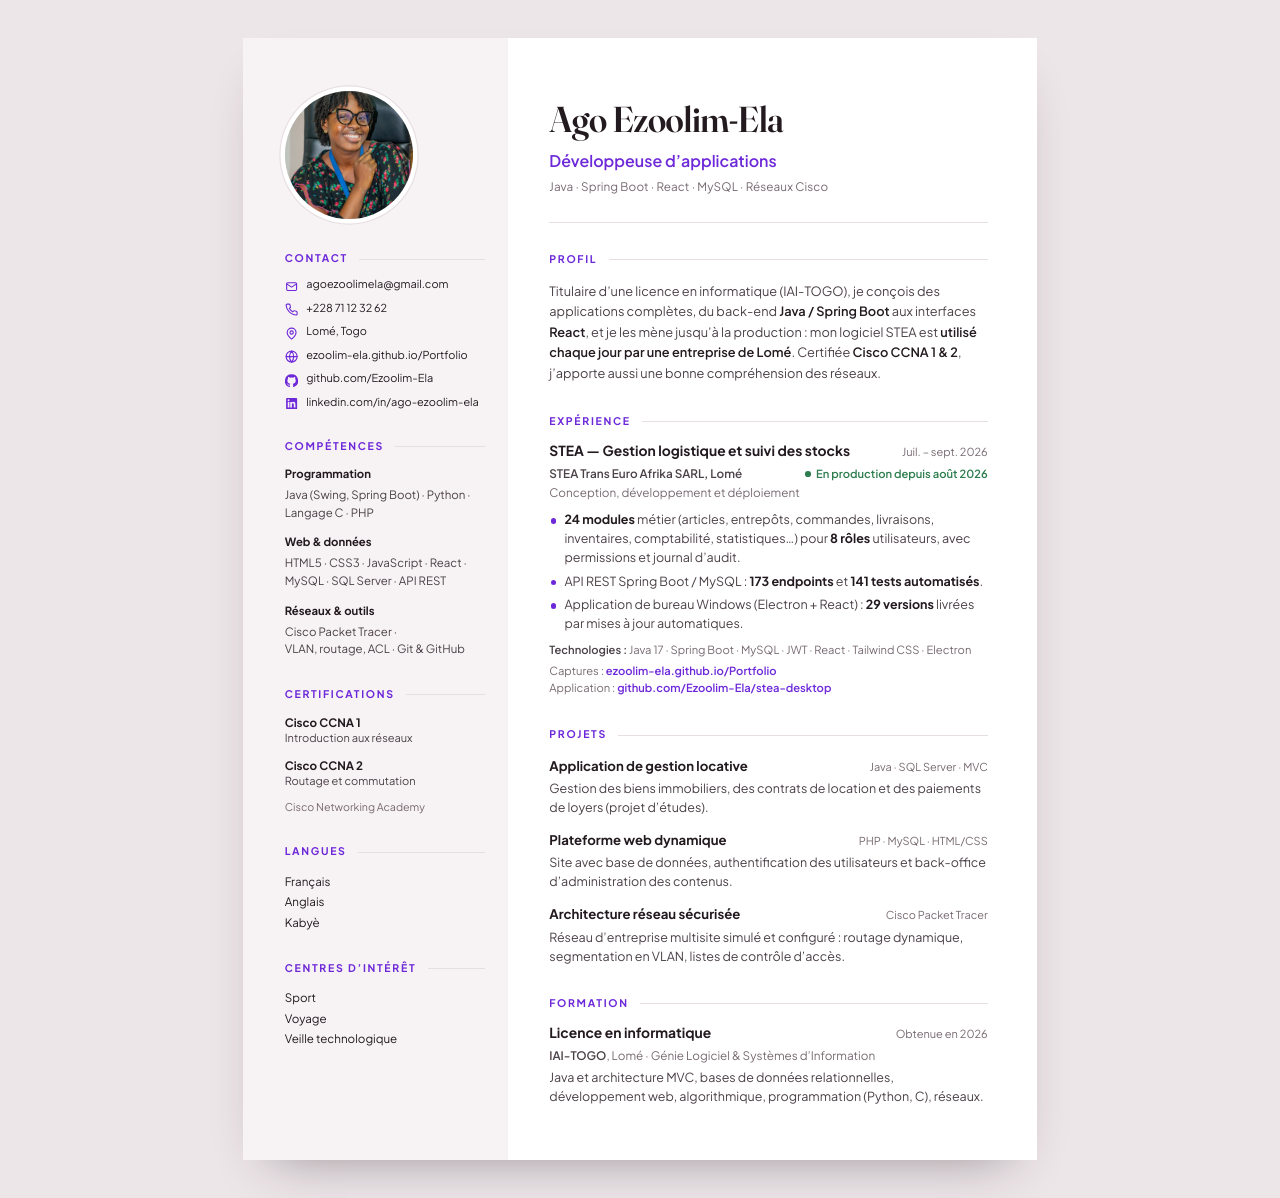
<file: cv/index.html>
<!DOCTYPE html>
<html lang="fr">
<head>
  <meta charset="UTF-8">
  <meta name="viewport" content="width=device-width, initial-scale=1.0">
  <link rel="canonical" href="https://ezoolim-ela.github.io/Portfolio/cv/">
  <title>CV — Ago Ezoolim-Ela</title>
  <meta name="description" content="Curriculum vitae d’Ago Ezoolim-Ela, développeuse d’applications, titulaire d’une licence en informatique (Génie Logiciel &amp; Systèmes d’Information, IAI-TOGO, Lomé).">
  <link rel="preconnect" href="https://fonts.googleapis.com">
  <link rel="preconnect" href="https://fonts.gstatic.com" crossorigin>
  <link href="https://fonts.googleapis.com/css2?family=Fraunces:opsz,wght@9..144,600&family=Plus+Jakarta+Sans:wght@400;500;600;700&display=swap" rel="stylesheet">
  <style>
    /* CV « plus pro et plus aéré » : une colonne claire à gauche, le parcours à droite,
       une seule couleur d'accent (le prune du portfolio). Page A4, une seule. */
    :root {
      --encre: #231A20;
      --encre-2: #4B4148;
      --encre-3: #776A72;
      --accent: #6D28D9;
      --filet: #E7DEE2;
      --colonne: #F7F2F4;
      --vert: #2E7D4F;
      --titre: 'Fraunces', Georgia, 'Times New Roman', serif;
      --texte: 'Plus Jakarta Sans', system-ui, -apple-system, 'Segoe UI', sans-serif;
    }
    @page { size: A4; margin: 0; }
    * { box-sizing: border-box; }
    html, body { margin: 0; padding: 0; background: #EDE6E9; }
    body {
      font-family: var(--texte); color: var(--encre-2);
      font-size: 9.4pt; line-height: 1.5;
      -webkit-print-color-adjust: exact; print-color-adjust: exact;
      text-rendering: geometricPrecision; font-variant-numeric: lining-nums;
    }
    .page {
      width: 210mm; height: 297mm; margin: 0 auto; background: #FFFFFF;
      display: grid; grid-template-columns: 70mm 1fr; overflow: hidden;
    }
    @media screen { .page { margin: 10mm auto; box-shadow: 0 24px 50px -28px rgba(35, 26, 32, 0.45); } }
    @media print { html, body { background: #FFFFFF; } .page { margin: 0; box-shadow: none; } }
    a { color: inherit; text-decoration: none; }
    p { margin: 0; }
    ul { margin: 0; padding: 0; list-style: none; }

    /* ---------- colonne de gauche ---------- */
    .cote { background: var(--colonne); padding: 14mm 6mm 12mm 11mm; }
    .photo {
      display: block; width: 34mm; height: 34mm; border-radius: 50%;
      object-fit: cover; object-position: 50% 18%;
      box-shadow: 0 0 0 1.2mm #FFFFFF, 0 0 0 1.5mm var(--filet);
      margin: 0 0 8.5mm;
    }
    .cote section { margin-bottom: 7.5mm; }
    .cote section:last-child { margin-bottom: 0; }
    .cote h2 { margin-bottom: 3mm; }
    .contact li { display: flex; align-items: flex-start; gap: 2.2mm; font-size: 8.2pt; line-height: 1.35; color: var(--encre); margin-bottom: 2.3mm; }
    .contact li:last-child { margin-bottom: 0; }
    .contact svg { flex: none; width: 3.5mm; height: 3.5mm; margin-top: 0.35mm; color: var(--accent); }
    /* une adresse ne se coupe qu'aux endroits choisis (après « / »), jamais sur un trait d'union */
    .contact .u { white-space: nowrap; }
    .groupe { margin-bottom: 3.4mm; }
    .groupe:last-child { margin-bottom: 0; }
    .groupe h3 { font-size: 8.5pt; font-weight: 700; color: var(--encre); margin: 0 0 0.8mm; }
    .groupe p { font-size: 8.6pt; line-height: 1.55; color: var(--encre-2); }
    .groupe .u { white-space: nowrap; }
    .cert { margin-bottom: 2.4mm; }
    .cert b { display: block; font-size: 8.7pt; color: var(--encre); font-weight: 700; }
    .cert span { display: block; font-size: 8.3pt; color: var(--encre-2); }
    .emetteur { font-size: 8pt; color: var(--encre-3); }
    .liste li { font-size: 8.7pt; color: var(--encre); padding: 0.4mm 0; }

    /* ---------- colonne principale ---------- */
    .principal { padding: 14mm 13mm 12mm 11mm; }
    .tete { padding-bottom: 7mm; margin-bottom: 7.5mm; border-bottom: 1px solid var(--filet); }
    h1 {
      font-family: var(--titre); font-weight: 600; font-size: 27pt; line-height: 1.05;
      letter-spacing: -0.012em; color: var(--encre); margin: 3mm 0 2.4mm;
      font-variation-settings: 'opsz' 96;
    }
    .metier { font-size: 12pt; font-weight: 600; color: var(--accent); margin-bottom: 1.4mm; }
    .mots { font-size: 8.8pt; color: var(--encre-3); letter-spacing: 0.01em; }
    .principal section { margin-bottom: 8mm; }
    .principal section:last-child { margin-bottom: 0; }

    /* les titres de section : petites capitales espacées et un filet qui court jusqu'au bord */
    h2 {
      display: flex; align-items: center; gap: 3mm; margin: 0 0 3.6mm;
      font-size: 7.9pt; font-weight: 700; letter-spacing: 0.16em; text-transform: uppercase; color: var(--accent);
    }
    h2::after { content: ""; flex: 1; height: 1px; background: var(--filet); }

    .profil { font-size: 9.6pt; line-height: 1.6; color: var(--encre-2); }
    .profil strong { color: var(--encre); font-weight: 600; }

    .ligne { display: flex; justify-content: space-between; align-items: baseline; gap: 5mm; }
    .ligne h3 { margin: 0; font-size: 10.4pt; font-weight: 700; line-height: 1.3; color: var(--encre); }
    .date { flex: none; font-size: 8.3pt; color: var(--encre-3); white-space: nowrap; }
    .lieu { margin: 0.8mm 0 2.2mm; font-size: 8.8pt; color: var(--encre-3); }
    .lieu strong { color: var(--encre-2); font-weight: 600; }
    .entree .lieu { margin-bottom: 0; }
    .prod { flex: none; margin: 0; font-size: 8.4pt; color: var(--vert); font-weight: 600; white-space: nowrap; }
    .role { margin: 0.4mm 0 2.4mm; font-size: 8.8pt; color: var(--encre-3); }
    .prod::before { content: ""; display: inline-block; width: 1.5mm; height: 1.5mm; border-radius: 50%; background: var(--vert); margin: 0 1.4mm 0.35mm 0; vertical-align: middle; }
    .puces li { position: relative; padding-left: 4mm; margin-bottom: 1.3mm; line-height: 1.5; }
    .puces li:last-child { margin-bottom: 0; }
    .puces li::before { content: ""; position: absolute; left: 0.5mm; top: 0.64em; width: 1.4mm; height: 1.4mm; border-radius: 50%; background: var(--accent); }
    .puces b { color: var(--encre); font-weight: 700; }
    .pile { margin-top: 2.4mm; font-size: 8.4pt; color: var(--encre-3); }
    .pile b { color: var(--encre-2); font-weight: 600; }
    .liens { margin-top: 1.2mm; font-size: 8.4pt; color: var(--encre-3); }
    .liens a { color: var(--accent); font-weight: 600; }
    .liens .bloc { display: block; white-space: nowrap; }

    .projet + .projet { margin-top: 3.8mm; }
    .projet .ligne h3 { font-size: 9.9pt; }
    .projet .date { font-size: 8.2pt; }
    .projet p { margin-top: 0.8mm; }

    .formation .lieu { margin-bottom: 1mm; }
  </style>
</head>
<body>
  <div class="page">
    <aside class="cote">
      <img class="photo" src="../assets/photo-ago-ezoolim-ela.jpg" alt="Photo d’Ago Ezoolim-Ela" width="200" height="200">
      <section>
        <h2>Contact</h2>
        <ul class="contact">
          <li><svg viewBox="0 0 24 24" fill="none" stroke="currentColor" stroke-width="2" stroke-linecap="round" stroke-linejoin="round"><rect x="3" y="5" width="18" height="14" rx="2"/><path d="m3 7 9 6 9-6"/></svg><a href="mailto:agoezoolimela@gmail.com"><span><span class="u">agoezoolimela@gmail.com</span></span></a></li>
          <li><svg viewBox="0 0 24 24" fill="none" stroke="currentColor" stroke-width="2" stroke-linecap="round" stroke-linejoin="round"><path d="M22 16.9v3a2 2 0 0 1-2.2 2 19.8 19.8 0 0 1-8.6-3.1 19.5 19.5 0 0 1-6-6A19.8 19.8 0 0 1 2.1 4.2 2 2 0 0 1 4.1 2h3a2 2 0 0 1 2 1.7c.1.9.4 1.9.7 2.8a2 2 0 0 1-.5 2.1L8 9.9a16 16 0 0 0 6 6l1.3-1.3a2 2 0 0 1 2.1-.4c.9.3 1.8.6 2.8.7a2 2 0 0 1 1.7 2z"/></svg><a href="tel:+22871123262"><span><span class="u">+228 71 12 32 62</span></span></a></li>
          <li><svg viewBox="0 0 24 24" fill="none" stroke="currentColor" stroke-width="2" stroke-linecap="round" stroke-linejoin="round"><path d="M20 10c0 6-8 12-8 12s-8-6-8-12a8 8 0 0 1 16 0z"/><circle cx="12" cy="10" r="3"/></svg><span><span class="u">Lomé, Togo</span></span></li>
          <li><svg viewBox="0 0 24 24" fill="none" stroke="currentColor" stroke-width="2" stroke-linecap="round" stroke-linejoin="round"><circle cx="12" cy="12" r="10"/><path d="M2 12h20M12 2a15 15 0 0 1 0 20M12 2a15 15 0 0 0 0 20"/></svg><a href="https://ezoolim-ela.github.io/Portfolio/"><span><span class="u">ezoolim-ela.github.io/</span><wbr><span class="u">Portfolio</span></span></a></li>
          <li><svg viewBox="0 0 24 24" fill="currentColor"><path d="M12 .5a12 12 0 0 0-3.8 23.4c.6.1.8-.3.8-.6v-2.2c-3.3.7-4-1.4-4-1.4-.6-1.4-1.4-1.8-1.4-1.8-1.1-.7.1-.7.1-.7 1.2.1 1.8 1.2 1.8 1.2 1.1 1.8 2.8 1.3 3.5 1 .1-.8.4-1.3.8-1.6-2.7-.3-5.5-1.3-5.5-5.9 0-1.3.5-2.4 1.2-3.2-.1-.3-.5-1.5.1-3.2 0 0 1-.3 3.3 1.2a11.5 11.5 0 0 1 6 0c2.3-1.5 3.3-1.2 3.3-1.2.7 1.7.3 2.9.1 3.2.8.8 1.2 1.9 1.2 3.2 0 4.6-2.8 5.6-5.5 5.9.4.4.8 1.1.8 2.2v3.3c0 .3.2.7.8.6A12 12 0 0 0 12 .5z"/></svg><a href="https://github.com/Ezoolim-Ela"><span><span class="u">github.com/Ezoolim-Ela</span></span></a></li>
          <li><svg viewBox="0 0 24 24" fill="currentColor"><path d="M20.4 2H3.6A1.6 1.6 0 0 0 2 3.6v16.8A1.6 1.6 0 0 0 3.6 22h16.8a1.6 1.6 0 0 0 1.6-1.6V3.6A1.6 1.6 0 0 0 20.4 2zM8 19H5V9h3zM6.5 7.7a1.7 1.7 0 1 1 0-3.4 1.7 1.7 0 0 1 0 3.4zM19 19h-3v-4.9c0-1.2 0-2.7-1.6-2.7s-1.9 1.3-1.9 2.6V19h-3V9h2.9v1.4a3.2 3.2 0 0 1 2.8-1.6c3 0 3.6 2 3.6 4.6z"/></svg><a href="https://linkedin.com/in/ago-ezoolim-ela"><span><span class="u">linkedin.com/in/</span><wbr><span class="u">ago-ezoolim-ela</span></span></a></li>
        </ul>
      </section>
      <section>
        <h2>Compétences</h2>
        <div class="groupe"><h3>Programmation</h3><p><span class="u">Java (Swing, Spring Boot)</span> · <span class="u">Python</span> · <span class="u">Langage C</span> · <span class="u">PHP</span></p></div>
        <div class="groupe"><h3>Web &amp; données</h3><p><span class="u">HTML5</span> · <span class="u">CSS3</span> · <span class="u">JavaScript</span> · <span class="u">React</span> · <span class="u">MySQL</span> · <span class="u">SQL Server</span> · <span class="u">API REST</span></p></div>
        <div class="groupe"><h3>Réseaux &amp; outils</h3><p><span class="u">Cisco Packet Tracer</span> · <span class="u">VLAN, routage, ACL</span> · <span class="u">Git &amp; GitHub</span></p></div>
      </section>
      <section>
        <h2>Certifications</h2>
        <div class="cert"><b>Cisco CCNA 1</b><span>Introduction aux réseaux</span></div>
        <div class="cert"><b>Cisco CCNA 2</b><span>Routage et commutation</span></div>
        <p class="emetteur">Cisco Networking Academy</p>
      </section>
      <section>
        <h2>Langues</h2>
        <ul class="liste"><li>Français</li><li>Anglais</li><li>Kabyè</li></ul>
      </section>
      <section>
        <h2>Centres d’intérêt</h2>
        <ul class="liste"><li>Sport</li><li>Voyage</li><li>Veille technologique</li></ul>
      </section>
    </aside>

    <main class="principal">
      <header class="tete">
        <h1>Ago Ezoolim-Ela</h1>
        <p class="metier">Développeuse d’applications</p>
        <p class="mots">Java · Spring Boot · React · MySQL · Réseaux Cisco</p>
      </header>

      <section>
        <h2>Profil</h2>
        <p class="profil">Titulaire d’une licence en informatique (IAI-TOGO), je conçois des applications complètes, du back-end <strong>Java / Spring Boot</strong> aux interfaces <strong>React</strong>, et je les mène jusqu’à la production : mon logiciel STEA est <strong>utilisé chaque jour par une entreprise de Lomé</strong>. Certifiée <strong>Cisco CCNA 1 &amp; 2</strong>, j’apporte aussi une bonne compréhension des réseaux.</p>
      </section>

      <section>
        <h2>Expérience</h2>
        <div class="entree">
          <div class="ligne"><h3>STEA — Gestion logistique et suivi des stocks</h3><span class="date">Juil. – sept. 2026</span></div>
          <div class="ligne"><p class="lieu"><strong>STEA Trans Euro Afrika SARL, Lomé</strong></p><p class="prod">En production depuis août 2026</p></div>
          <p class="role">Conception, développement et déploiement</p>
          <ul class="puces">
            <li><b>24 modules</b> métier (articles, entrepôts, commandes, livraisons, inventaires, comptabilité, statistiques…) pour <b>8 rôles</b> utilisateurs, avec permissions et journal d’audit.</li>
            <li>API REST Spring Boot / MySQL : <b>173 endpoints</b> et <b>141 tests automatisés</b>.</li>
            <li>Application de bureau Windows (Electron + React) : <b>29 versions</b> livrées par mises à jour automatiques.</li>
          </ul>
          <p class="pile"><b>Technologies :</b> Java 17 · Spring Boot · MySQL · JWT · React · Tailwind CSS · Electron</p>
          <p class="liens"><span class="bloc">Captures : <a href="https://ezoolim-ela.github.io/Portfolio/#projets">ezoolim-ela.github.io/Portfolio</a></span><span class="bloc">Application : <a href="https://github.com/Ezoolim-Ela/stea-desktop">github.com/Ezoolim-Ela/stea-desktop</a></span></p>
        </div>
      </section>

      <section>
        <h2>Projets</h2>
        <div class="projet"><div class="ligne"><h3>Application de gestion locative</h3><span class="date">Java · SQL Server · MVC</span></div><p>Gestion des biens immobiliers, des contrats de location et des paiements de loyers (projet d’études).</p></div>
        <div class="projet"><div class="ligne"><h3>Plateforme web dynamique</h3><span class="date">PHP · MySQL · HTML/CSS</span></div><p>Site avec base de données, authentification des utilisateurs et back-office d’administration des contenus.</p></div>
        <div class="projet"><div class="ligne"><h3>Architecture réseau sécurisée</h3><span class="date">Cisco Packet Tracer</span></div><p>Réseau d’entreprise multisite simulé et configuré : routage dynamique, segmentation en VLAN, listes de contrôle d’accès.</p></div>
      </section>

      <section class="formation">
        <h2>Formation</h2>
        <div class="ligne"><h3>Licence en informatique</h3><span class="date">Obtenue en 2026</span></div>
        <p class="lieu"><strong>IAI-TOGO</strong>, Lomé · Génie Logiciel &amp; Systèmes d’Information</p>
        <p>Java et architecture MVC, bases de données relationnelles, développement web, algorithmique, programmation (Python, C), réseaux.</p>
      </section>
    </main>
  </div>
</body>
</html>
</file>
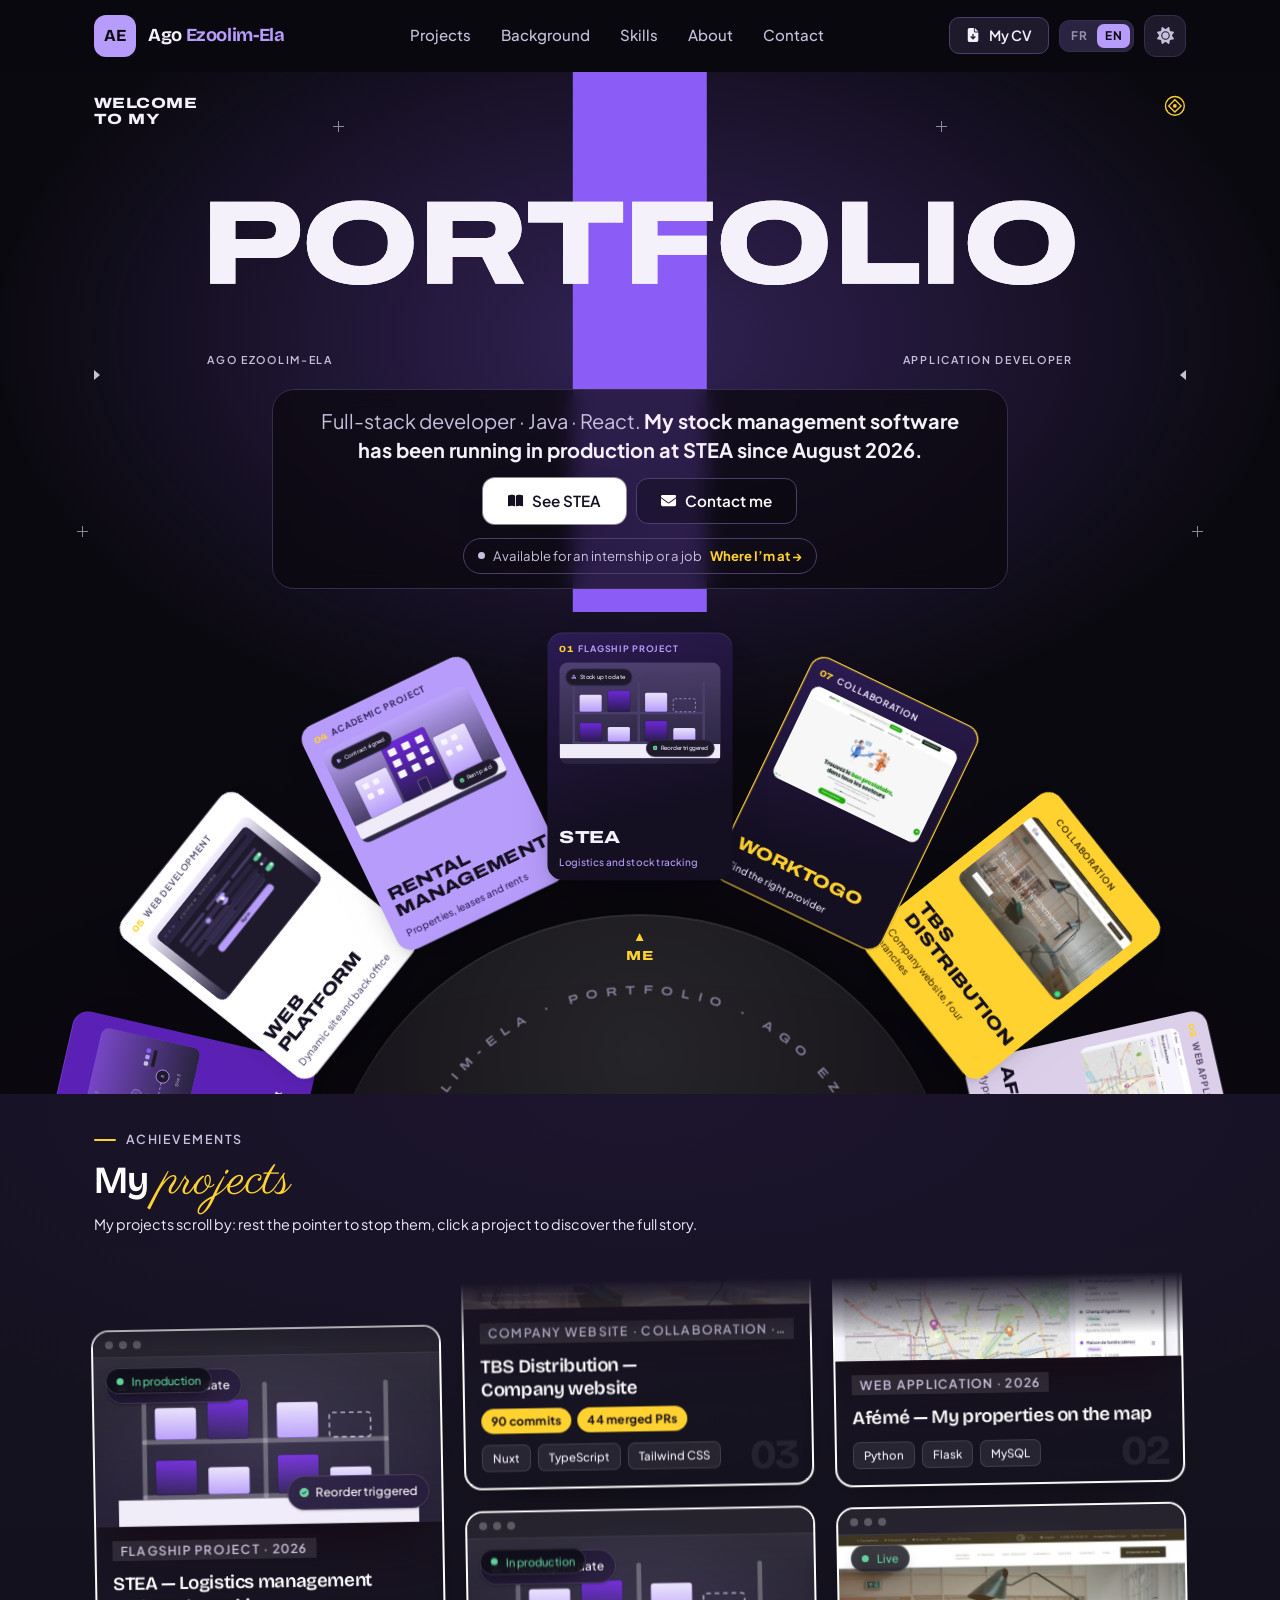
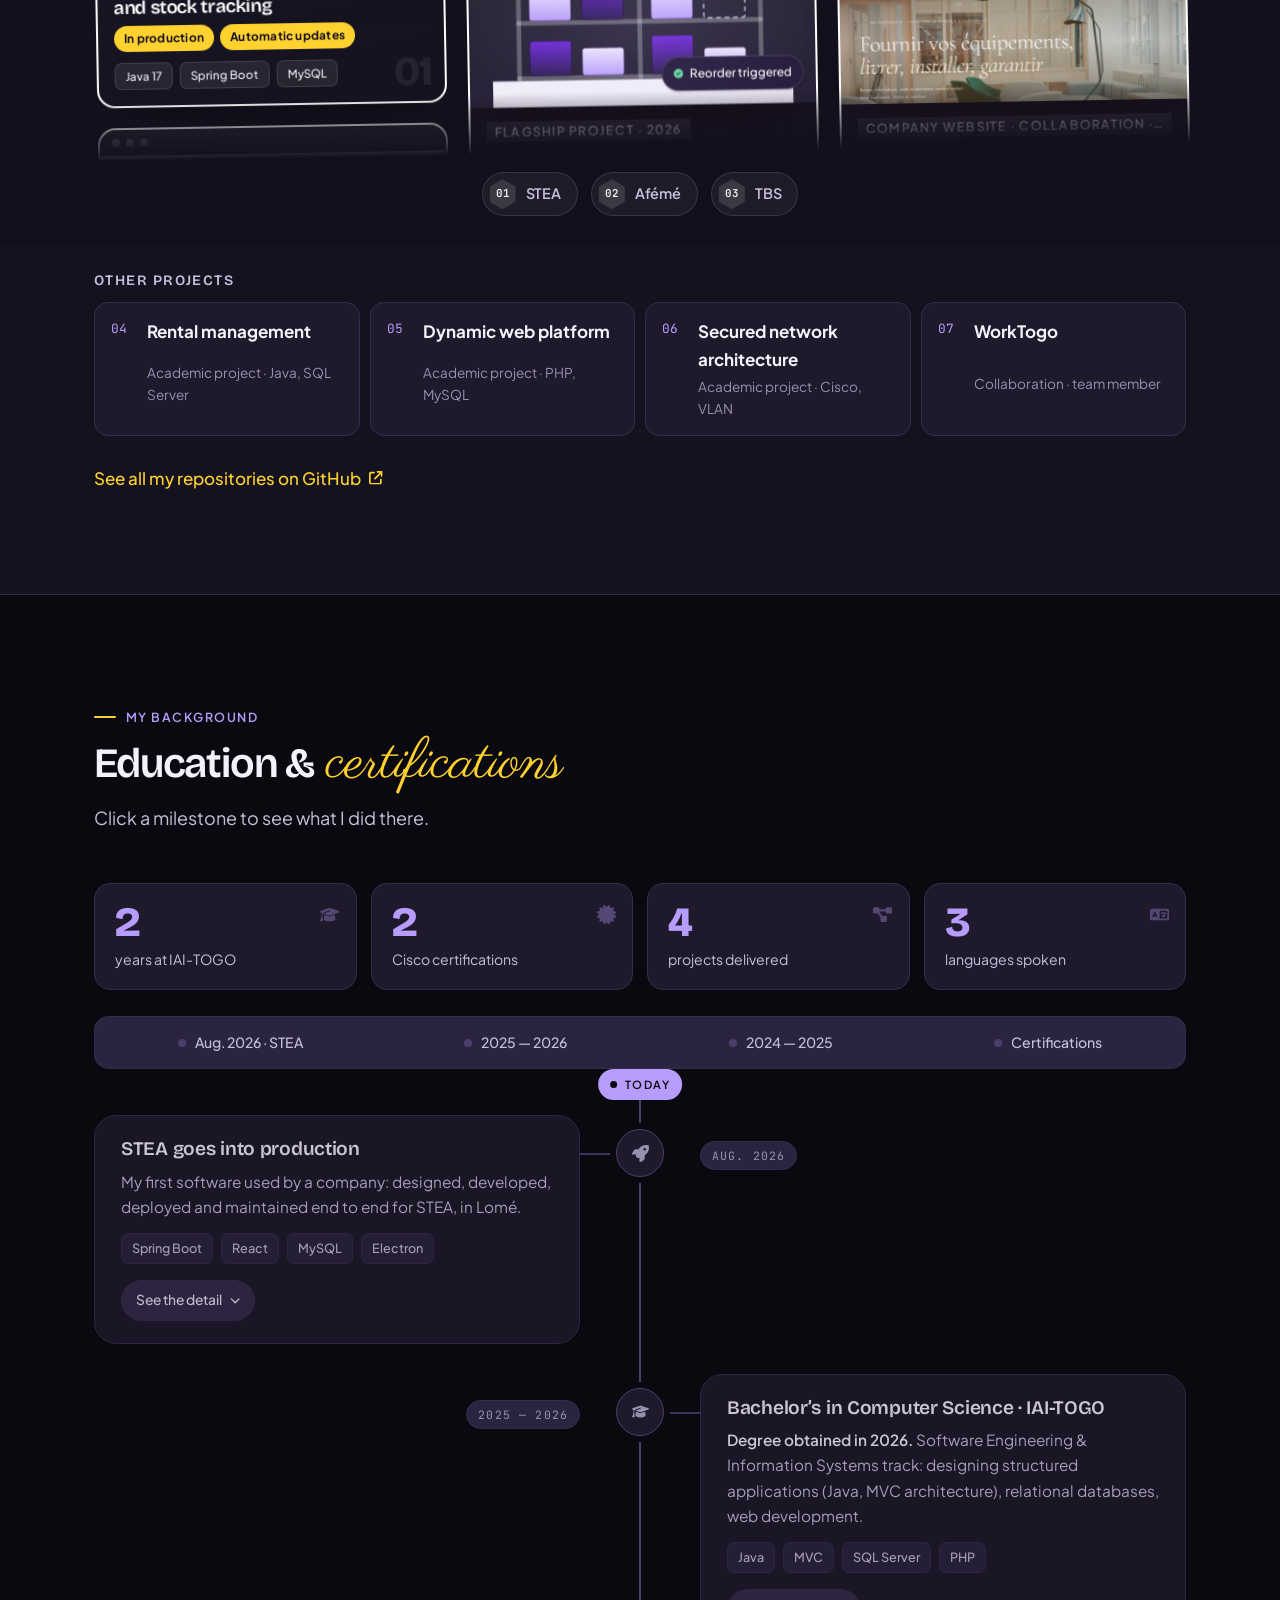
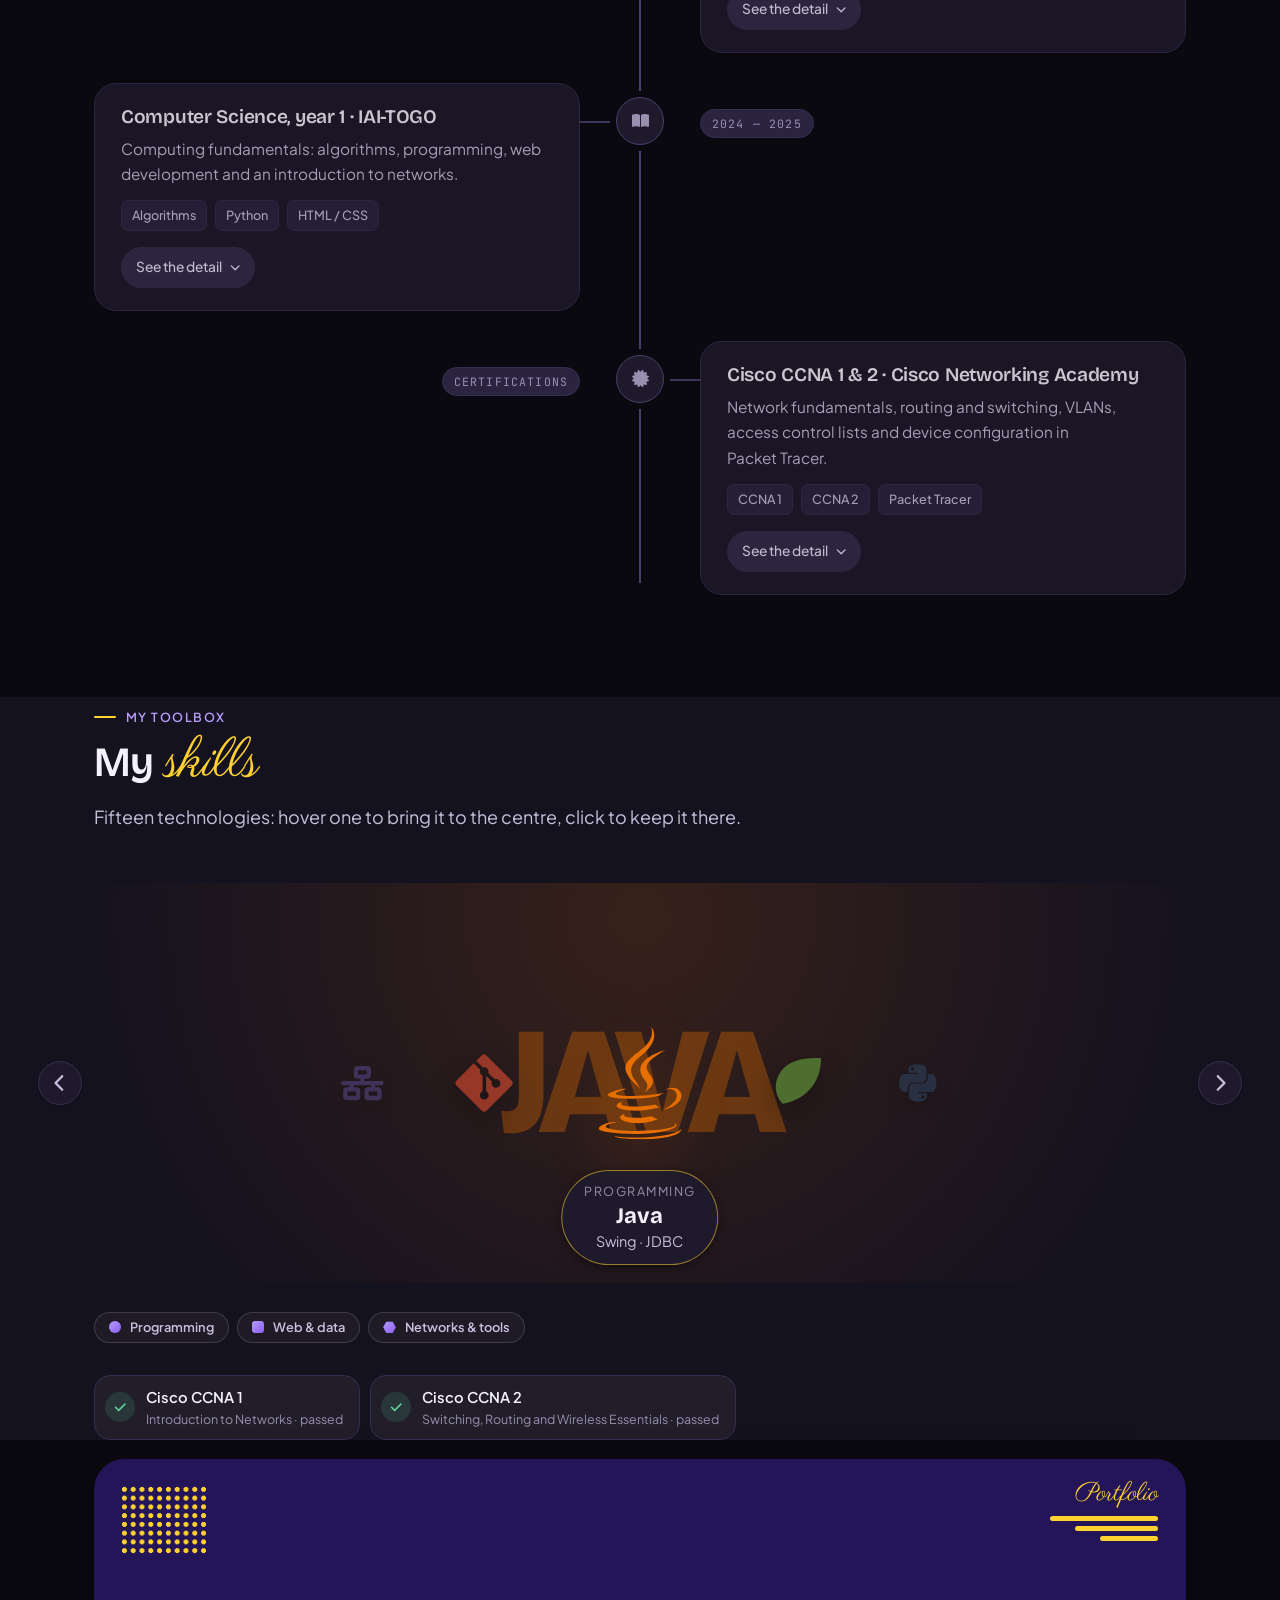
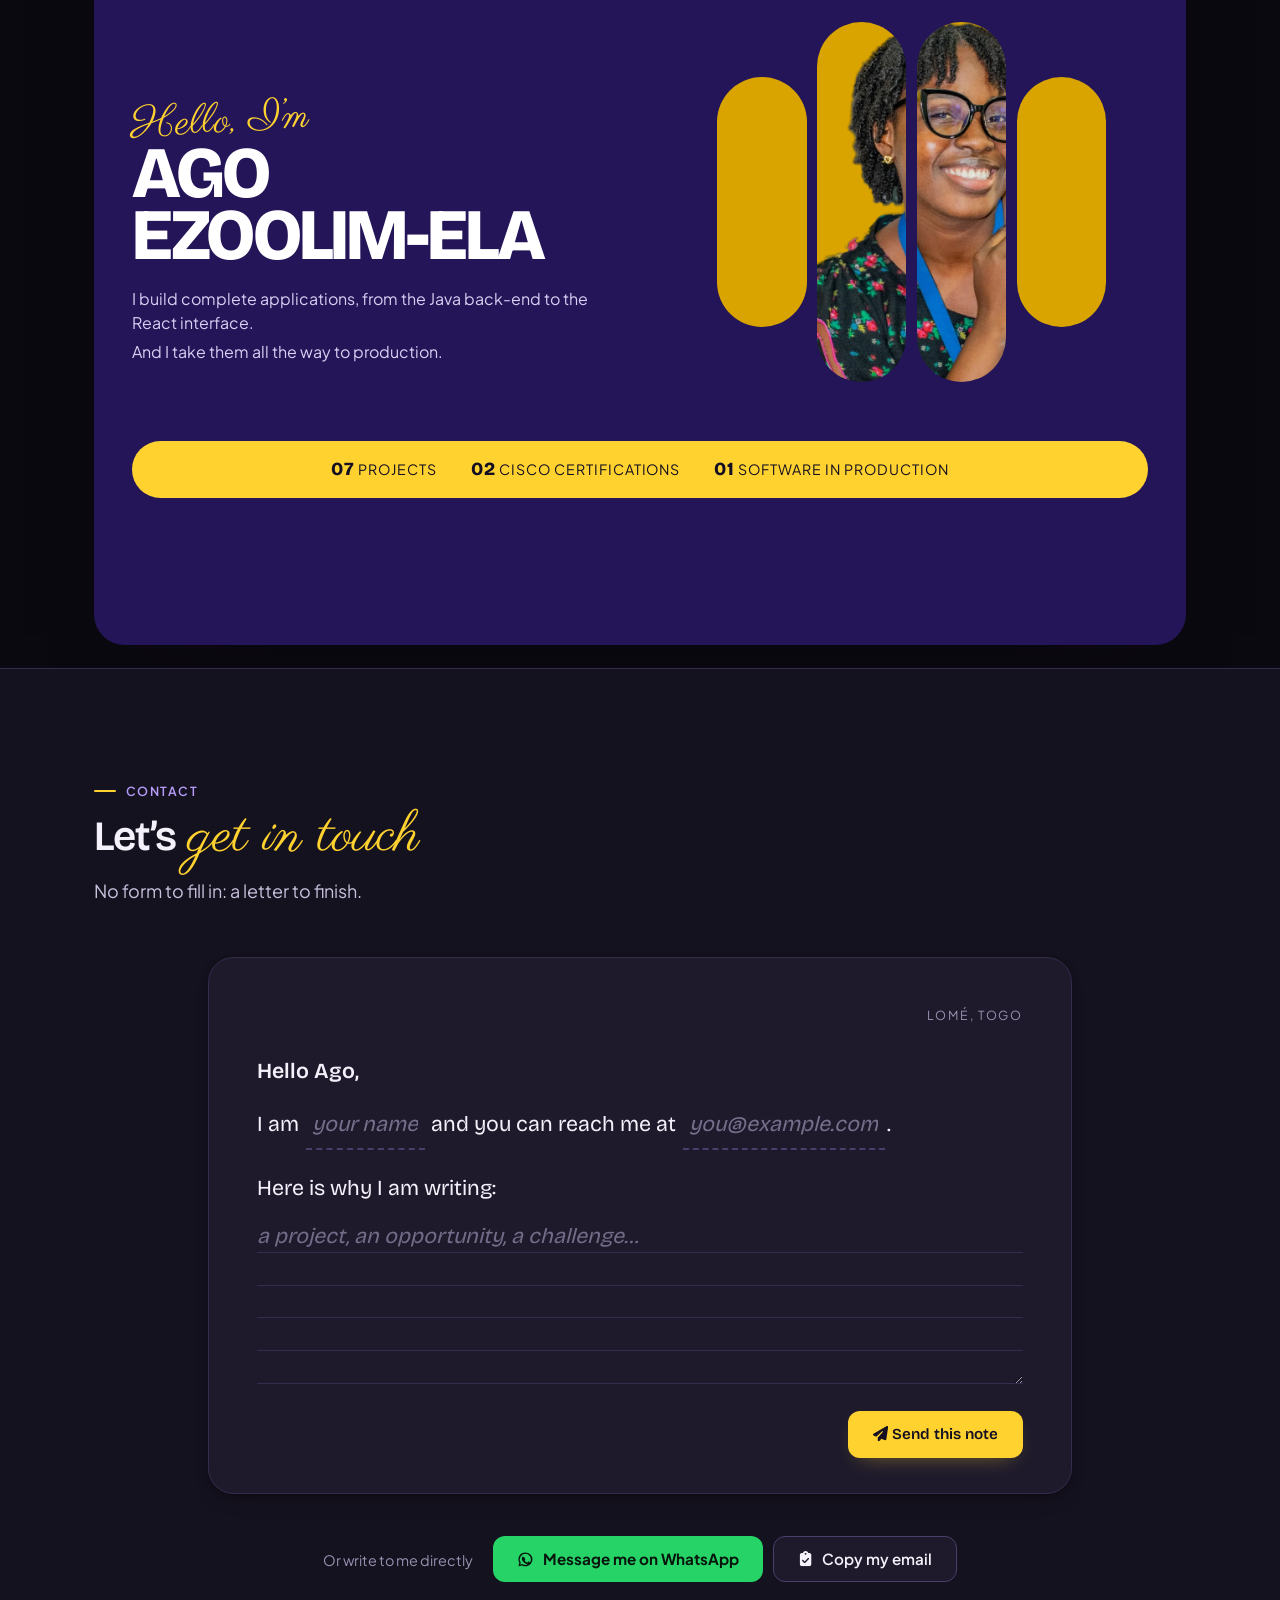
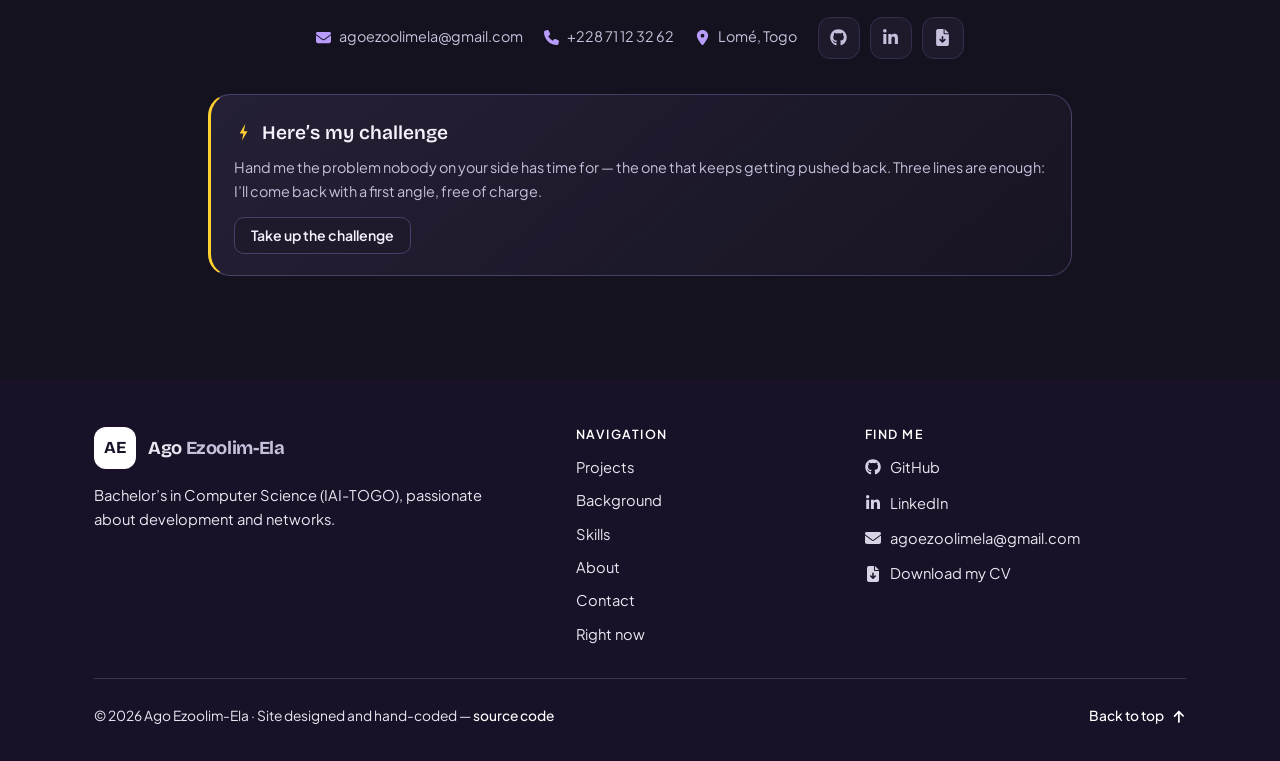
<file: en/index.html>
<!DOCTYPE html>
<html lang="en" class="no-js">
<head>
  <meta charset="UTF-8">
  <meta name="viewport" content="width=device-width, initial-scale=1.0">
  <title>Ago Ezoolim-Ela — Software engineering & networks · Portfolio</title>
  <meta name="description" content="Portfolio of Ago Ezoolim-Ela, application developer with a bachelor’s degree in computer science (Software Engineering & Information Systems, IAI-TOGO, Lomé, Togo) — Java, Spring Boot, PHP, React, SQL, Cisco CCNA 1 & 2 networks.">
  <meta name="color-scheme" content="light dark">
  <meta name="theme-color" id="meta-theme-color" content="#0B0910">
  <meta name="author" content="Ago Ezoolim-Ela">
  <link rel="canonical" href="https://ezoolim-ela.github.io/Portfolio/en/">
  <link rel="alternate" hreflang="fr" href="https://ezoolim-ela.github.io/Portfolio/">
  <link rel="alternate" hreflang="en" href="https://ezoolim-ela.github.io/Portfolio/en/">
  <link rel="alternate" hreflang="x-default" href="https://ezoolim-ela.github.io/Portfolio/">
  <link rel="alternate" hreflang="fr" href="https://ezoolim-ela.github.io/Portfolio/">
  <link rel="alternate" hreflang="en" href="https://ezoolim-ela.github.io/Portfolio/en/">
  <link rel="alternate" hreflang="x-default" href="https://ezoolim-ela.github.io/Portfolio/">
  <meta property="og:type" content="profile">
  <meta property="og:locale" content="en_US">
  <meta property="og:site_name" content="Portfolio of Ago Ezoolim-Ela">
  <meta property="og:title" content="Ago Ezoolim-Ela — Software engineering & networks">
  <meta property="og:description" content="Application developer, bachelor’s in computer science (IAI-TOGO, Lomé, Togo). Java · Spring Boot · React · MySQL · Cisco CCNA 1 & 2. A logistics management application running in production.">
  <meta property="og:url" content="https://ezoolim-ela.github.io/Portfolio/en/">
  <meta property="og:image" content="https://ezoolim-ela.github.io/Portfolio/assets/og-image.jpg">
  <meta property="og:image:width" content="1200">
  <meta property="og:image:height" content="630">
  <meta property="og:image:alt" content="Ago Ezoolim-Ela — Application developer · Software Engineering & Information Systems">
  <meta name="twitter:card" content="summary_large_image">
  <meta name="twitter:title" content="Ago Ezoolim-Ela — Software engineering & networks">
  <meta name="twitter:description" content="Java · Spring Boot · React · MySQL · Cisco CCNA 1 & 2. A logistics management application running in production.">
  <meta name="twitter:image" content="https://ezoolim-ela.github.io/Portfolio/assets/og-image.jpg">
  <script type="application/ld+json">
  {
    "@context": "https://schema.org",
    "@type": "Person",
    "name": "Ago Ezoolim-Ela",
    "url": "https://ezoolim-ela.github.io/Portfolio/en/",
    "email": "mailto:agoezoolimela@gmail.com",
    "telephone": "+228 71 12 32 62",
    "jobTitle": "Application developer",
    "address": { "@type": "PostalAddress", "addressLocality": "Lomé", "addressCountry": "TG" },
    "alumniOf": { "@type": "CollegeOrUniversity", "name": "IAI-TOGO" },
    "knowsAbout": ["Java", "Spring Boot", "React", "MySQL", "SQL Server", "PHP", "Cisco networks", "Cisco CCNA"],
    "knowsLanguage": ["fr", "en", "kbp"],
    "sameAs": ["https://github.com/Ezoolim-Ela", "https://linkedin.com/in/ago-ezoolim-ela"]
  }
  </script>
  <link rel="icon" href="data:image/svg+xml,%3Csvg xmlns='http://www.w3.org/2000/svg' viewBox='0 0 64 64'%3E%3Crect width='64' height='64' rx='16' fill='%234A1932'/%3E%3Ctext x='32' y='43' font-family='Arial, sans-serif' font-size='27' font-weight='800' fill='white' text-anchor='middle'%3EAE%3C/text%3E%3C/svg%3E">

  <script>
    (function () {
      var t = null;
      try { t = localStorage.getItem('theme'); } catch (e) {}
      if (t !== 'dark' && t !== 'light') t = 'dark';   // noir dominant : la page s'ouvre en sombre
      document.documentElement.setAttribute('data-theme', t);
      // l'accueil attend intro.js pour faire son entrée (filet : il s'affiche seul au bout de 3 s)
      if (!window.matchMedia('(prefers-reduced-motion: reduce)').matches) {
        document.documentElement.classList.add('intro-pending');
        setTimeout(function () { document.documentElement.classList.remove('intro-pending'); }, 3000);
      }
      var m = document.getElementById('meta-theme-color');
      if (m) m.setAttribute('content', t === 'dark' ? '#0B0910' : '#F7F5FB');
    })();
  </script>

  <link rel="preconnect" href="https://fonts.googleapis.com">
  <link rel="preconnect" href="https://fonts.gstatic.com" crossorigin>
  <link rel="preconnect" href="https://api.fontshare.com" crossorigin>
  <!-- Police chargée sans bloquer le rendu (préchargement, puis activation) ; icônes : sprite SVG local assets/icons.svg -->
  <link rel="preload" href="https://fonts.googleapis.com/css2?family=Fraunces:opsz,wght@9..144,300..700&family=Bricolage+Grotesque:opsz,wght@12..96,500..800&family=Plus+Jakarta+Sans:wght@400;500;600;700&family=Parisienne&family=Archivo:wdth,wght@125,700;125,800&family=JetBrains+Mono:wght@500&display=swap" as="style" onload="this.onload=null;this.rel='stylesheet'">
  <noscript><link rel="stylesheet" href="https://fonts.googleapis.com/css2?family=Fraunces:opsz,wght@9..144,300..700&family=Bricolage+Grotesque:opsz,wght@12..96,500..800&family=Plus+Jakarta+Sans:wght@400;500;600;700&family=Parisienne&family=Archivo:wdth,wght@125,700;125,800&family=JetBrains+Mono:wght@500&display=swap"></noscript>
  <link rel="preload" href="https://api.fontshare.com/v2/css?f%5B%5D=clash-display@600,700&f%5B%5D=satoshi@400,500,700&display=swap" as="style" onload="this.onload=null;this.rel='stylesheet'">
  <noscript><link rel="stylesheet" href="https://api.fontshare.com/v2/css?f%5B%5D=clash-display@600,700&f%5B%5D=satoshi@400,500,700&display=swap"></noscript>
  <link rel="stylesheet" href="../styles.css?v=203">
  <script src="../transitions.js?v=2"></script>
</head>
<body>

  <a class="skip-link" href="#contenu">Skip to content</a>

  <!-- ===== En-tête ===== -->
  <header class="topbar" id="topbar">
    <div class="container topbar-inner">
      <a href="#home" class="brand" aria-label="Ago Ezoolim-Ela">
        <span class="gem" aria-hidden="true">AE</span>
        <span class="brand-name">Ago <em>Ezoolim-Ela</em></span>
      </a>

      <nav class="site-nav" id="site-nav" aria-label="Main navigation">
        <ul class="nav-list">
          <li><a href="#projects" class="nav-link">Projects</a></li>
          <li><a href="#background" class="nav-link">Background</a></li>
          <li><a href="#skills" class="nav-link">Skills</a></li>
          <li><a href="#about" class="nav-link">About</a></li>
          <li><a href="#contact" class="nav-link">Contact</a></li>
        </ul>
      </nav>

      <div class="topbar-actions">
        <a href="../assets/CV_Ago_Ezoolim-Ela_EN.pdf" class="btn btn-glass btn-sm btn-cv" target="_blank" rel="noopener" aria-label="My CV (PDF)">
          <svg class="icon" aria-hidden="true" focusable="false"><use href="../assets/icons.svg?v=3#file-arrow-down"></use></svg><span class="btn-cv-label">My CV</span>
        </a>
        <p class="lang-switch"><a href="../index.html" hreflang="fr">FR</a><span aria-current="true">EN</span></p>
        <button class="icon-btn" id="theme-toggle" type="button" aria-label="Switch to dark mode" aria-pressed="false">
          <svg class="icon icon-moon" aria-hidden="true" focusable="false"><use href="../assets/icons.svg?v=3#moon"></use></svg>
          <svg class="icon icon-sun" aria-hidden="true" focusable="false"><use href="../assets/icons.svg?v=3#sun"></use></svg>
        </button>
        <button class="icon-btn nav-toggle" id="nav-toggle" type="button" aria-controls="site-nav" aria-expanded="false" aria-label="Open the menu">
          <svg class="icon icon-open" aria-hidden="true" focusable="false"><use href="../assets/icons.svg?v=3#bars"></use></svg>
          <svg class="icon icon-close" aria-hidden="true" focusable="false"><use href="../assets/icons.svg?v=3#xmark"></use></svg>
        </button>
      </div>
    </div>
  </header>

  <main id="contenu">


    <!-- ===== Accueil « La roue » : d’après la vidéo de référence — PORTFOLIO qui s’enroule devant une bande, la roue des projets ===== -->
    <section class="hero hero-roue" id="home" data-polices="Archivo">
      <div class="hr-tete">
        <span class="hr-bande" aria-hidden="true"></span>
        <span class="hr-plus hr-plus--1" aria-hidden="true"></span><span class="hr-plus hr-plus--2" aria-hidden="true"></span>
        <span class="hr-plus hr-plus--3" aria-hidden="true"></span><span class="hr-plus hr-plus--4" aria-hidden="true"></span>
        <div class="container hr-haut">
          <p class="hr-bienvenue hero-enter" style="--d:1">Welcome<br>to my</p>
          <span class="hr-cible hero-enter" style="--d:1" aria-hidden="true"><svg viewBox="0 0 24 24" focusable="false"><circle cx="12" cy="12" r="10.4" fill="none" stroke="currentColor" stroke-width="1.5"/><path d="M12 5.2 18.8 12 12 18.8 5.2 12Z" fill="none" stroke="currentColor" stroke-width="1.5"/><circle cx="12" cy="12" r="2.1" fill="currentColor"/></svg></span>
        </div>
        <div class="container hr-centre">
          <span class="hr-fleche hr-fleche--g" aria-hidden="true"></span>
          <h1 class="hr-titre hero-enter" style="--d:2"><span class="sr-only">Ago Ezoolim-Ela’s portfolio</span><span class="hr-mot" aria-hidden="true">PORTFOLIO</span></h1>
          <span class="hr-fleche hr-fleche--d" aria-hidden="true"></span>
          <div class="hr-legendes hero-enter" style="--d:3">
            <p class="hr-nom">Ago Ezoolim-Ela</p>
            <p class="hr-metier">Application developer</p>
          </div>
          <div class="hr-preuve hero-enter" style="--d:3">
            <p class="hr-phrase">Full-stack developer · Java · React. <strong>My stock management software has been running in production at STEA since August 2026.</strong></p>
            <div class="hr-actions">
              <a href="stea.html" class="btn btn-glow"><svg class="icon" aria-hidden="true" focusable="false"><use href="../assets/icons.svg?v=3#book-open"></use></svg> See STEA</a>
              <a href="#contact" class="btn btn-glass"><svg class="icon" aria-hidden="true" focusable="false"><use href="../assets/icons.svg?v=3#envelope"></use></svg> Contact me</a>
            </div>
            <a class="hr-dispo" href="now.html"><span class="live-dot" aria-hidden="true"></span> <span>Available for an internship or a job</span> <span class="hr-dispo-lien">Where I’m at <span aria-hidden="true">→</span></span></a>
          </div>
        </div>
      </div>
      <div class="hr-roue hero-enter" style="--d:4">
        <ul class="hr-anneau" aria-label="My projects">
            <li class="hr-place" style="--k:0"><button type="button" class="hr-carte hr-carte--0" data-projet="0" aria-label="Open the project: STEA — Logistics management and stock tracking"><span class="hr-carte-haut"><span class="hr-num">01</span><span class="hr-genre">Flagship project</span></span><span class="hr-visuel" aria-hidden="true"></span><span class="hr-carte-titre">STEA</span><span class="hr-carte-sous">Logistics and stock tracking</span></button></li>
            <li class="hr-place" style="--k:13"><button type="button" class="hr-carte hr-carte--1" data-projet="1" aria-label="Open the project: Rental management application"><span class="hr-carte-haut"><span class="hr-num">04</span><span class="hr-genre">Academic project</span></span><span class="hr-visuel" aria-hidden="true"></span><span class="hr-carte-titre">Rental management</span><span class="hr-carte-sous">Properties, leases and rents</span></button></li>
            <li class="hr-place" style="--k:12"><button type="button" class="hr-carte hr-carte--2" data-projet="2" aria-label="Open the project: Dynamic web platform"><span class="hr-carte-haut"><span class="hr-num">05</span><span class="hr-genre">Web development</span></span><span class="hr-visuel" aria-hidden="true"></span><span class="hr-carte-titre">Web platform</span><span class="hr-carte-sous">Dynamic site and back office</span></button></li>
            <li class="hr-place" style="--k:11"><button type="button" class="hr-carte hr-carte--3" data-projet="3" aria-label="Open the project: Secured network architecture"><span class="hr-carte-haut"><span class="hr-num">06</span><span class="hr-genre">Networks</span></span><span class="hr-visuel" aria-hidden="true"></span><span class="hr-carte-titre">Secured network</span><span class="hr-carte-sous">Company network in Packet Tracer</span></button></li>
            <li class="hr-place" style="--k:3"><button type="button" class="hr-carte hr-carte--4" data-projet="4" aria-label="Open the project: Afémé — My properties on the map"><span class="hr-carte-haut"><span class="hr-num">02</span><span class="hr-genre">Web application</span></span><span class="hr-visuel" aria-hidden="true"></span><span class="hr-carte-titre">Afémé</span><span class="hr-carte-sous">My properties on the map</span></button></li>
            <li class="hr-place" style="--k:2"><button type="button" class="hr-carte hr-carte--5" data-projet="5" aria-label="Open the project: TBS Distribution — Company website"><span class="hr-carte-haut"><span class="hr-num">03</span><span class="hr-genre">Collaboration</span></span><span class="hr-visuel" aria-hidden="true"></span><span class="hr-carte-titre">TBS Distribution</span><span class="hr-carte-sous">Company website, four branches</span></button></li>
            <li class="hr-place" style="--k:1"><button type="button" class="hr-carte hr-carte--6" data-projet="6" aria-label="Open the project: WorkTogo — Find the right provider in Togo"><span class="hr-carte-haut"><span class="hr-num">07</span><span class="hr-genre">Collaboration</span></span><span class="hr-visuel" aria-hidden="true"></span><span class="hr-carte-titre">WorkTogo</span><span class="hr-carte-sous">Find the right provider</span></button></li>
        </ul>
        <div class="hr-cadran" aria-hidden="true">
          <svg viewBox="0 0 400 400" focusable="false"><defs><path id="hr-cercle-home" d="M200 200m-150 0a150 150 0 1 1 300 0a150 150 0 1 1-300 0"/></defs>
            <text><textPath href="#hr-cercle-home" textLength="935" lengthAdjust="spacing">AGO EZOOLIM-ELA · PORTFOLIO · AGO EZOOLIM-ELA · PORTFOLIO · AGO EZOOLIM-ELA · PORTFOLIO · </textPath></text></svg>
        </div>
        <a class="hr-moi" href="#about"><span aria-hidden="true">▲</span>Me</a>
      </div>
    </section>

    <!-- ===== Projets ===== -->
    <section class="section" id="projects">
      <!-- “The hive”: a cell lights up, opens, the project rises out of it — one click and it grows into the whole project -->
      <div class="rh-track" data-ruche data-mode="defile">
        <div class="rh-sticky">
          <span class="rh-champ" aria-hidden="true"></span>
          <span class="rh-lueur" aria-hidden="true"></span>
          <div class="rh-scene">
            <div class="container rh-head">
              <div class="section-head reveal">
                <p class="eyebrow">Achievements</p>
                <h2>My <em>projects</em></h2>
                <p class="section-lead">My projects scroll by: <span class="rh-aide-souris">rest the pointer to stop them, </span>click a project to discover the full story.</p>
              </div>
            </div>
            <div class="rh-rangs" data-stagger>
              <div class="rh-rang reveal" data-axe="y" data-sens="haut">
                <div class="rh-piste" data-piste="a">
            <article class="rh-projet is-on" data-rh="0" data-c="#B79CFB" style="--c:#B79CFB">
              <div class="rh-vitrine">
                <div class="rh-ancre">
                  <span class="rh-aura" aria-hidden="true"></span>
                  <span class="rh-cell" aria-hidden="true">
                    <span class="rh-volet rh-volet-haut"><i></i></span>
                    <span class="rh-volet rh-volet-bas"><i></i></span>
                    <span class="rh-fente"></span>
                  </span>
                  <button type="button" class="rh-ecran" data-rh-open="0" aria-label="Open the project: STEA — Logistics management and stock tracking">
                    <span class="rh-ecran-in">
                      <span class="rh-bar" aria-hidden="true"><i></i><i></i><i></i></span>
                      <div class="scene scene-stock" aria-hidden="true">
              <svg viewBox="0 0 320 180" class="scene-svg" focusable="false">
                <defs>
                  <linearGradient id="carton" x1="0" y1="0" x2="0" y2="1"><stop offset="0" stop-color="#E9E3FB"/><stop offset="1" stop-color="#B79CFB"/></linearGradient>
                  <linearGradient id="carton-plein" x1="0" y1="0" x2="0" y2="1"><stop offset="0" stop-color="#6D28D9"/><stop offset="1" stop-color="#2B1B52"/></linearGradient>
                </defs>
                <rect x="0" y="152" width="320" height="28" fill="#EFEBF8"/>
                <g class="rack">
                  <rect x="26" y="28" width="5" height="124" rx="2"/><rect x="155" y="28" width="5" height="124" rx="2"/><rect x="284" y="28" width="5" height="124" rx="2"/>
                  <rect x="26" y="88" width="263" height="5" rx="2"/><rect x="26" y="147" width="263" height="5" rx="2"/>
                </g>
                <g class="cartons">
                  <rect class="c" x="40" y="54" width="44" height="34" rx="3"/>
                  <rect class="c pleine" x="96" y="46" width="44" height="42" rx="3"/>
                  <rect class="c" x="170" y="50" width="44" height="38" rx="3"/>
                  <rect class="c vide" x="226" y="62" width="44" height="26" rx="3"/>
                  <rect class="c pleine" x="40" y="110" width="44" height="37" rx="3"/>
                  <rect class="c" x="96" y="118" width="44" height="29" rx="3"/>
                  <rect class="c pleine" x="170" y="106" width="44" height="41" rx="3"/>
                  <rect class="c" x="226" y="120" width="44" height="27" rx="3"/>
                </g>
              </svg>
              <span class="scene-chip chip-a"><svg class="icon" aria-hidden="true" focusable="false"><use href="../assets/icons.svg?v=3#boxes-stacked"></use></svg> Stock up to date</span>
              <span class="scene-chip chip-b"><svg class="icon" aria-hidden="true" focusable="false"><use href="../assets/icons.svg?v=3#circle-check"></use></svg> Reorder triggered</span>
            </div>
                    </span>
                    <span class="rh-ouvrir" aria-hidden="true"><svg class="icon" aria-hidden="true" focusable="false"><use href="../assets/icons.svg?v=3#arrow-up-right-from-square"></use></svg> Open the project</span>
                  </button>
                </div>
              </div>
              <div class="rh-texte">
                <p class="rh-num" aria-hidden="true">01</p>
                <p class="rh-kind"><span class="project-kind gold">Flagship project · 2026</span><span class="live-badge"><span class="live-dot" aria-hidden="true"></span> In production</span></p>
                <h3>STEA — Logistics management and stock tracking</h3>
                <p class="rh-chiffres"><span>In production</span><span>Automatic updates</span></p>
                <p class="rh-desc">A stock and logistics management application built for STEA, in Lomé. It covers the whole cycle, from purchases to deliveries, and runs today on the company workstations.</p>
                <ul class="tags"><li>Java 17</li><li>Spring Boot</li><li>MySQL</li><li>JWT</li><li>React</li><li>Tailwind CSS</li><li>Recharts</li><li>Electron</li></ul>
                <div class="rh-actions">
                  <button type="button" class="btn btn-glow btn-sm" data-rh-open="0"><svg class="icon" aria-hidden="true" focusable="false"><use href="../assets/icons.svg?v=3#arrow-up-right-from-square"></use></svg> Open the project</button>
                  <a href="stea.html" class="btn btn-glass btn-sm"><svg class="icon" aria-hidden="true" focusable="false"><use href="../assets/icons.svg?v=3#book-open"></use></svg> Case study</a>
                </div>
              </div>
              <div class="rh-plus" hidden>
                <div class="rh-plus-points">
                  <p class="rh-contexte">STEA runs several warehouses, purchases, deliveries and returns. With no central tool, the information scatters: the real state of the stock becomes uncertain and shortages are found out too late.</p>
                  <h4>What it does</h4>
                  <ul class="rh-points"><li>Stock you can trust: several warehouses, batches, serial numbers.</li><li>The whole cycle — orders, deliveries, returns — with no re-keying between documents.</li><li>The alert before the shortage, not after: thresholds, restocking, notifications.</li><li>Precise rights: every role sees what concerns it and acts only within its scope.</li><li>A one-click install on the company workstations, and updates that arrive on their own.</li></ul>
                </div>
                <div class="rh-plus-faits">
                  <h4>At a glance</h4>
                  <ul class="rh-faits"><li><b>Role</b><span>Design, development and deployment</span></li><li><b>Year</b><span>2026</span></li><li><b>Setting</b><span>STEA, Lomé</span></li><li><b>Status</b><span>In production</span></li></ul>
                </div>
                <div class="rh-plus-actions"><a href="stea.html" class="btn btn-glow btn-sm"><svg class="icon" aria-hidden="true" focusable="false"><use href="../assets/icons.svg?v=3#book-open"></use></svg> Case study</a></div>
              </div>
            </article>
            <article class="rh-projet" data-rh="4" data-c="#B79CFB" style="--c:#B79CFB">
              <div class="rh-vitrine">
                <div class="rh-ancre">
                  <span class="rh-aura" aria-hidden="true"></span>
                  <span class="rh-cell" aria-hidden="true">
                    <span class="rh-volet rh-volet-haut"><i></i></span>
                    <span class="rh-volet rh-volet-bas"><i></i></span>
                    <span class="rh-fente"></span>
                  </span>
                  <button type="button" class="rh-ecran" data-rh-open="4" aria-label="Open the project: Afémé — My properties on the map">
                    <span class="rh-ecran-in">
                      <span class="rh-bar" aria-hidden="true"><i></i><i></i><i></i></span>
                      <img src="../assets/afeme/tableau-de-bord.webp" alt="Afémé dashboard: the map of Lomé with one colour-coded marker per category, the filters and the list of properties" width="800" height="562" loading="lazy">
                    </span>
                    <span class="rh-ouvrir" aria-hidden="true"><svg class="icon" aria-hidden="true" focusable="false"><use href="../assets/icons.svg?v=3#arrow-up-right-from-square"></use></svg> Open the project</span>
                  </button>
                </div>
              </div>
              <div class="rh-texte">
                <p class="rh-num" aria-hidden="true">02</p>
                <p class="rh-kind"><span class="project-kind">Web application · 2026</span></p>
                <h3>Afémé — My properties on the map</h3>
                <p class="rh-desc">A web application to record one’s properties — house, land, field, shop — and find them again on an interactive map, sorted by category.</p>
                <ul class="tags"><li>Python</li><li>Flask</li><li>MySQL</li><li>Folium</li><li>Leaflet</li></ul>
                <div class="rh-actions">
                  <button type="button" class="btn btn-glow btn-sm" data-rh-open="4"><svg class="icon" aria-hidden="true" focusable="false"><use href="../assets/icons.svg?v=3#arrow-up-right-from-square"></use></svg> Open the project</button>

                </div>
              </div>
              <div class="rh-plus" hidden>
                <div class="rh-plus-points">
                  <p class="rh-contexte">A house in the village, a field, a plot in town: people know they own them, far less often exactly where they are. Afémé — “at home” in Ewe — puts them all on a map.</p>
                  <h4>What it does</h4>
                  <ul class="rh-points"><li>Each property recorded with its name, its category and its location.</li><li>One click on the map, or “My location”, and the coordinates fill themselves in.</li><li>One marker colour per category, and filters with counters: the map and the list follow.</li><li>Personal accounts: everyone sees only their own properties.</li></ul>
                </div>
                <div class="rh-plus-faits">
                  <h4>At a glance</h4>
                  <ul class="rh-faits"><li><b>Role</b><span>Redesign and new features</span></li><li><b>Year</b><span>2026</span></li><li><b>Stack</b><span>Python · Flask · MySQL</span></li><li><b>Map</b><span>Folium · Leaflet · OpenStreetMap</span></li></ul>
                </div>
              </div>
            </article>
            <article class="rh-projet" data-rh="5" data-c="#FFD230" style="--c:#FFD230">
              <div class="rh-vitrine">
                <div class="rh-ancre">
                  <span class="rh-aura" aria-hidden="true"></span>
                  <span class="rh-cell" aria-hidden="true">
                    <span class="rh-volet rh-volet-haut"><i></i></span>
                    <span class="rh-volet rh-volet-bas"><i></i></span>
                    <span class="rh-fente"></span>
                  </span>
                  <button type="button" class="rh-ecran" data-rh-open="5" aria-label="Open the project: TBS Distribution — Company website">
                    <span class="rh-ecran-in">
                      <span class="rh-bar" aria-hidden="true"><i></i><i></i><i></i></span>
                      <img src="../assets/collab/tbs-accueil.webp" srcset="../assets/collab/tbs-accueil-720.webp 720w, ../assets/collab/tbs-accueil-1080.webp 1080w, ../assets/collab/tbs-accueil.webp 1440w" sizes="(max-width: 980px) calc(100vw - 48px), 560px" alt="Home page of the TBS Distribution website: “Supplying your equipment, delivering, installing, guaranteeing”" width="1440" height="900" loading="lazy">
                    </span>
                    <span class="rh-ouvrir" aria-hidden="true"><svg class="icon" aria-hidden="true" focusable="false"><use href="../assets/icons.svg?v=3#arrow-up-right-from-square"></use></svg> Open the project</span>
                  </button>
                </div>
              </div>
              <div class="rh-texte">
                <p class="rh-num" aria-hidden="true">03</p>
                <p class="rh-kind"><span class="project-kind">Company website · Collaboration · 2026</span><span class="live-badge"><span class="live-dot" aria-hidden="true"></span> Live</span></p>
                <h3>TBS Distribution — Company website</h3>
                <p class="rh-chiffres"><span>90 commits</span><span>44 merged PRs</span></p>
                <p class="rh-desc">The website of TBS Distribution, in Lomé: four lines of business — Equipment, Events, Studies & Consulting, Agro Business —, a gallery for each field and quote requests. A team project.</p>
                <ul class="tags"><li>Nuxt</li><li>TypeScript</li><li>Tailwind CSS</li><li>Vercel</li></ul>
                <div class="rh-actions">
                  <button type="button" class="btn btn-glow btn-sm" data-rh-open="5"><svg class="icon" aria-hidden="true" focusable="false"><use href="../assets/icons.svg?v=3#arrow-up-right-from-square"></use></svg> Open the project</button>

                </div>
              </div>
              <div class="rh-plus" hidden>
                <div class="rh-plus-points">
                  <p class="rh-contexte">One company, four trades: the site had to present each of them without mixing them up, and turn a visit into a quote request.</p>
                  <h4>What it does</h4>
                  <ul class="rh-points"><li>Four branches on a single site, in French and English, with two colour schemes.</li><li>A gallery sorted by branch and by field, each field with its own references.</li><li>Services, advice, contact and FAQ pages redesigned for desktop and phone alike.</li><li>A full audit — security, SEO, performance, accessibility — followed by its fixes.</li></ul>
                </div>
                <div class="rh-plus-faits">
                  <h4>At a glance</h4>
                  <ul class="rh-faits"><li><b>Role</b><span>Audit, gallery and site pages</span></li><li><b>Setting</b><span>TBS Distribution SARL, Lomé · team project</span></li><li><b>Contribution</b><span>90 commits · 44 merged PRs</span></li><li><b>Status</b><span>Live</span></li></ul>
                </div>
                <div class="rh-plus-actions"><a href="https://www.tbstogo.com" target="_blank" rel="noopener" class="btn btn-glow btn-sm"><svg class="icon" aria-hidden="true" focusable="false"><use href="../assets/icons.svg?v=3#globe"></use></svg> Visit the site</a><a href="https://github.com/Nova2026-graphik/TBS" target="_blank" rel="noopener" class="btn btn-glass btn-sm"><svg class="icon" aria-hidden="true" focusable="false"><use href="../assets/icons.svg?v=3#github"></use></svg> Source code</a></div>
              </div>
            </article>
                </div>
              </div>
            </div>


            <!-- les autres projets : hors du mur, mais leur fiche s’ouvre depuis la roue et depuis « Autres projets » -->
            <div class="rh-reserve" hidden>
            <article class="rh-projet" data-rh="1" data-c="#8B5CF6" style="--c:#8B5CF6">
              <div class="rh-vitrine">
                <div class="rh-ancre">
                  <span class="rh-aura" aria-hidden="true"></span>
                  <span class="rh-cell" aria-hidden="true">
                    <span class="rh-volet rh-volet-haut"><i></i></span>
                    <span class="rh-volet rh-volet-bas"><i></i></span>
                    <span class="rh-fente"></span>
                  </span>
                  <button type="button" class="rh-ecran" data-rh-open="1" aria-label="Open the project: Rental management application">
                    <span class="rh-ecran-in">
                      <span class="rh-bar" aria-hidden="true"><i></i><i></i><i></i></span>
                      <div class="scene scene-locatif" aria-hidden="true">
              <svg viewBox="0 0 320 180" class="scene-svg" focusable="false">
                <defs>
                  <linearGradient id="bld" x1="0" y1="0" x2="0" y2="1"><stop offset="0" stop-color="#6D28D9"/><stop offset="1" stop-color="#2B1B52"/></linearGradient>
                  <linearGradient id="bld2" x1="0" y1="0" x2="0" y2="1"><stop offset="0" stop-color="#E9E3FB"/><stop offset="1" stop-color="#B79CFB"/></linearGradient>
                </defs>
                <rect x="0" y="150" width="320" height="30" fill="#EFEBF8"/>
                <rect x="36" y="70" width="70" height="80" rx="4" fill="url(#bld2)" stroke="rgba(91,33,182,.25)"/>
                <rect x="214" y="58" width="70" height="92" rx="4" fill="url(#bld2)" stroke="rgba(91,33,182,.25)"/>
                <rect x="112" y="30" width="96" height="120" rx="5" fill="url(#bld)" stroke="rgba(8,6,14,.45)"/>
                <rect x="150" y="122" width="20" height="28" rx="2" fill="#2B1B52" stroke="rgba(255,255,255,.5)"/>
                <g class="windows">
                  <rect class="w" x="122" y="42" width="16" height="14" rx="2"/><rect class="w" x="152" y="42" width="16" height="14" rx="2"/><rect class="w" x="182" y="42" width="16" height="14" rx="2"/>
                  <rect class="w" x="122" y="66" width="16" height="14" rx="2"/><rect class="w" x="152" y="66" width="16" height="14" rx="2"/><rect class="w" x="182" y="66" width="16" height="14" rx="2"/>
                  <rect class="w" x="122" y="90" width="16" height="14" rx="2"/><rect class="w" x="152" y="90" width="16" height="14" rx="2"/><rect class="w" x="182" y="90" width="16" height="14" rx="2"/>
                  <rect class="w s" x="48" y="82" width="12" height="11" rx="2"/><rect class="w s" x="70" y="82" width="12" height="11" rx="2"/><rect class="w s" x="48" y="104" width="12" height="11" rx="2"/><rect class="w s" x="70" y="104" width="12" height="11" rx="2"/>
                  <rect class="w s" x="226" y="70" width="12" height="11" rx="2"/><rect class="w s" x="248" y="70" width="12" height="11" rx="2"/><rect class="w s" x="226" y="94" width="12" height="11" rx="2"/><rect class="w s" x="248" y="94" width="12" height="11" rx="2"/>
                </g>
                <circle class="moon" cx="282" cy="28" r="9"/>
              </svg>
              <span class="scene-chip chip-a"><svg class="icon" aria-hidden="true" focusable="false"><use href="../assets/icons.svg?v=3#file-signature"></use></svg> Contract signed</span>
              <span class="scene-chip chip-b"><svg class="icon" aria-hidden="true" focusable="false"><use href="../assets/icons.svg?v=3#circle-check"></use></svg> Rent paid</span>
            </div>
                    </span>
                    <span class="rh-ouvrir" aria-hidden="true"><svg class="icon" aria-hidden="true" focusable="false"><use href="../assets/icons.svg?v=3#arrow-up-right-from-square"></use></svg> Open the project</span>
                  </button>
                </div>
              </div>
              <div class="rh-texte">
                <p class="rh-num" aria-hidden="true">04</p>
                <p class="rh-kind"><span class="project-kind">Academic project</span></p>
                <h3>Rental management application</h3>
                <p class="rh-desc">Managing properties, rental contracts and rent payments.</p>
                <ul class="tags"><li>Java</li><li>SQL Server</li><li>MVC</li></ul>
                <div class="rh-actions">
                  <button type="button" class="btn btn-glow btn-sm" data-rh-open="1"><svg class="icon" aria-hidden="true" focusable="false"><use href="../assets/icons.svg?v=3#arrow-up-right-from-square"></use></svg> Open the project</button>
                  
                </div>
              </div>
              <div class="rh-plus" hidden>
                <div class="rh-plus-points">
                  <p class="rh-contexte">A set of properties, tenants, contracts and rents falling due every month: kept in a spreadsheet, the information always ends up drifting.</p>
                  <h4>What it does</h4>
                  <ul class="rh-points"><li>Properties, tenants and contracts held in the same model.</li><li>Rent schedule and payment tracking, month by month.</li><li>Receipts and statements produced from the entered data, never retyped.</li><li>MVC architecture: the business logic stays out of the screen.</li></ul>
                </div>
                <div class="rh-plus-faits">
                  <h4>At a glance</h4>
                  <ul class="rh-faits"><li><b>Role</b><span>Analysis, modelling and development</span></li><li><b>Setting</b><span>Academic project</span></li><li><b>Database</b><span>SQL Server</span></li></ul>
                </div>
              </div>
            </article>
            <article class="rh-projet" data-rh="2" data-c="#B79CFB" style="--c:#B79CFB">
              <div class="rh-vitrine">
                <div class="rh-ancre">
                  <span class="rh-aura" aria-hidden="true"></span>
                  <span class="rh-cell" aria-hidden="true">
                    <span class="rh-volet rh-volet-haut"><i></i></span>
                    <span class="rh-volet rh-volet-bas"><i></i></span>
                    <span class="rh-fente"></span>
                  </span>
                  <button type="button" class="rh-ecran" data-rh-open="2" aria-label="Open the project: Dynamic web platform">
                    <span class="rh-ecran-in">
                      <span class="rh-bar" aria-hidden="true"><i></i><i></i><i></i></span>
                      <div class="scene scene-web" aria-hidden="true">
              <div class="mini-browser">
                <div class="mini-bar"><span></span><span></span><span></span><span class="mini-url">plateforme.local/admin</span></div>
                <div class="mini-screens">
                  <div class="mini-login">
                    <span class="mini-avatar"><svg class="icon" aria-hidden="true" focusable="false"><use href="../assets/icons.svg?v=3#lock"></use></svg></span>
                    <span class="mini-input"></span>
                    <span class="mini-input short"></span>
                    <span class="mini-btn">Sign in</span>
                  </div>
                  <div class="mini-admin">
                    <div class="mini-row head"><span class="mini-cell"></span><span class="mini-cell"></span><span class="mini-cell"></span></div>
                    <div class="mini-row"><span class="mini-cell w"></span><span class="mini-cell"></span><span class="mini-pill on"></span></div>
                    <div class="mini-row"><span class="mini-cell w"></span><span class="mini-cell"></span><span class="mini-pill"></span></div>
                    <div class="mini-row"><span class="mini-cell w"></span><span class="mini-cell"></span><span class="mini-pill on"></span></div>
                  </div>
                </div>
                <span class="mini-cursor"></span>
              </div>
            </div>
                    </span>
                    <span class="rh-ouvrir" aria-hidden="true"><svg class="icon" aria-hidden="true" focusable="false"><use href="../assets/icons.svg?v=3#arrow-up-right-from-square"></use></svg> Open the project</span>
                  </button>
                </div>
              </div>
              <div class="rh-texte">
                <p class="rh-num" aria-hidden="true">05</p>
                <p class="rh-kind"><span class="project-kind">Web development</span></p>
                <h3>Dynamic web platform</h3>
                <p class="rh-desc">An interactive site with a database, authentication and an administration back-office.</p>
                <ul class="tags"><li>PHP</li><li>MySQL</li><li>HTML / CSS</li></ul>
                <div class="rh-actions">
                  <button type="button" class="btn btn-glow btn-sm" data-rh-open="2"><svg class="icon" aria-hidden="true" focusable="false"><use href="../assets/icons.svg?v=3#arrow-up-right-from-square"></use></svg> Open the project</button>
                  
                </div>
              </div>
              <div class="rh-plus" hidden>
                <div class="rh-plus-points">
                  <p class="rh-contexte">A public site that has to stay current without touching the code: everything on screen comes from the database and is managed from the back-office.</p>
                  <h4>What it does</h4>
                  <ul class="rh-points"><li>Authentication, sessions and distinct roles.</li><li>A complete back-office: create, edit, remove the content.</li><li>Prepared statements on the server: input never reaches the SQL.</li><li>A responsive interface, hand-written, with no framework.</li></ul>
                </div>
                <div class="rh-plus-faits">
                  <h4>At a glance</h4>
                  <ul class="rh-faits"><li><b>Role</b><span>Full development</span></li><li><b>Setting</b><span>Web project</span></li><li><b>Stack</b><span>PHP · MySQL</span></li></ul>
                </div>
              </div>
            </article>
            <article class="rh-projet" data-rh="3" data-c="#8B5CF6" style="--c:#8B5CF6">
              <div class="rh-vitrine">
                <div class="rh-ancre">
                  <span class="rh-aura" aria-hidden="true"></span>
                  <span class="rh-cell" aria-hidden="true">
                    <span class="rh-volet rh-volet-haut"><i></i></span>
                    <span class="rh-volet rh-volet-bas"><i></i></span>
                    <span class="rh-fente"></span>
                  </span>
                  <button type="button" class="rh-ecran" data-rh-open="3" aria-label="Open the project: Secured network architecture">
                    <span class="rh-ecran-in">
                      <span class="rh-bar" aria-hidden="true"><i></i><i></i><i></i></span>
                      <div class="scene scene-reseau" aria-hidden="true">
              <svg viewBox="0 0 320 180" class="scene-svg" focusable="false">
                <defs>
                  <filter id="glow" x="-50%" y="-50%" width="200%" height="200%"><feGaussianBlur stdDeviation="2.5" result="b"/><feMerge><feMergeNode in="b"/><feMergeNode in="SourceGraphic"/></feMerge></filter>
                </defs>
                <path id="lnk1" class="link" d="M70,128 L160,48"/>
                <path id="lnk2" class="link" d="M160,48 L250,128"/>
                <path id="lnk3" class="link vpn" d="M70,128 L250,128"/>
                <g class="site">
                  <circle class="router" cx="160" cy="48" r="13"/>
                  <text x="160" y="52" class="ric">R</text>
                  <text x="142" y="52" class="lbl left">HQ · Lomé</text>
                  <rect class="sw" x="140" y="70" width="40" height="8" rx="2"/>
                  <rect class="pc v10" x="138" y="86" width="9" height="9" rx="2"/><rect class="pc v20" x="155" y="86" width="9" height="9" rx="2"/><rect class="pc v30" x="172" y="86" width="9" height="9" rx="2"/>
                </g>
                <g class="site">
                  <circle class="router" cx="70" cy="128" r="13"/>
                  <text x="70" y="132" class="ric">R</text>
                  <text x="70" y="162" class="lbl">Site 2</text>
                  <rect class="sw" x="22" y="100" width="34" height="8" rx="2"/>
                  <rect class="pc v10" x="22" y="86" width="8" height="8" rx="2"/><rect class="pc v20" x="35" y="86" width="8" height="8" rx="2"/><rect class="pc v30" x="48" y="86" width="8" height="8" rx="2"/>
                </g>
                <g class="site">
                  <circle class="router" cx="250" cy="128" r="13"/>
                  <text x="250" y="132" class="ric">R</text>
                  <text x="250" y="162" class="lbl">Site 3</text>
                  <rect class="sw" x="264" y="100" width="34" height="8" rx="2"/>
                  <rect class="pc v10" x="264" y="86" width="8" height="8" rx="2"/><rect class="pc v20" x="277" y="86" width="8" height="8" rx="2"/><rect class="pc v30" x="290" y="86" width="8" height="8" rx="2"/>
                </g>
                <g class="acl" transform="translate(205,84)">
                  <path d="M0,-9 L8,-5 L8,2 C8,7 4,10 0,12 C-4,10 -8,7 -8,2 L-8,-5 Z" class="shield"/>
                  <text x="0" y="24" class="lbl small">ACL</text>
                </g>
                <text x="160" y="142" class="lbl small">Site-to-site VPN</text>
                <circle class="pkt p1" r="3.2" filter="url(#glow)"><animateMotion dur="3.2s" repeatCount="indefinite"><mpath href="#lnk1"/></animateMotion></circle>
                <circle class="pkt p2" r="3.2" filter="url(#glow)"><animateMotion dur="2.8s" begin="0.8s" repeatCount="indefinite"><mpath href="#lnk2"/></animateMotion></circle>
                <circle class="pkt p3" r="3.2" filter="url(#glow)"><animateMotion dur="4s" begin="1.4s" repeatCount="indefinite"><mpath href="#lnk3"/></animateMotion></circle>
                <circle class="pkt p1" r="2.6" filter="url(#glow)"><animateMotion dur="3.2s" begin="1.6s" repeatCount="indefinite" keyPoints="1;0" keyTimes="0;1" calcMode="linear"><mpath href="#lnk1"/></animateMotion></circle>
              </svg>
              <span class="scene-legend"><i class="v10"></i> VLAN 10 <i class="v20"></i> VLAN 20 <i class="v30"></i> VLAN 30</span>
            </div>
                    </span>
                    <span class="rh-ouvrir" aria-hidden="true"><svg class="icon" aria-hidden="true" focusable="false"><use href="../assets/icons.svg?v=3#arrow-up-right-from-square"></use></svg> Open the project</span>
                  </button>
                </div>
              </div>
              <div class="rh-texte">
                <p class="rh-num" aria-hidden="true">06</p>
                <p class="rh-kind"><span class="project-kind">Networks &amp; infrastructure</span></p>
                <h3>Secured network architecture</h3>
                <p class="rh-desc">A multi-site company network simulated and configured, with segmentation and access control.</p>
                <ul class="tags"><li>Cisco Packet Tracer</li><li>CCNA</li><li>Routing</li></ul>
                <div class="rh-actions">
                  <button type="button" class="btn btn-glow btn-sm" data-rh-open="3"><svg class="icon" aria-hidden="true" focusable="false"><use href="../assets/icons.svg?v=3#arrow-up-right-from-square"></use></svg> Open the project</button>
                  
                </div>
              </div>
              <div class="rh-plus" hidden>
                <div class="rh-plus-points">
                  <p class="rh-contexte">Three sites — a head office in Lomé, two branches — to be linked without opening the internal network to everyone.</p>
                  <h4>What it does</h4>
                  <ul class="rh-points"><li>VLAN segmentation, one per business function.</li><li>Inter-VLAN routing and an addressing plan held end to end.</li><li>Site-to-site VPN between the head office and the branches.</li><li>Access control lists to keep the flows apart.</li><li>A model built and validated in Cisco Packet Tracer.</li></ul>
                </div>
                <div class="rh-plus-faits">
                  <h4>At a glance</h4>
                  <ul class="rh-faits"><li><b>Role</b><span>Design and configuration</span></li><li><b>Setting</b><span>Academic project</span></li><li><b>Tools</b><span>Packet Tracer · CCNA</span></li></ul>
                </div>
              </div>
            </article>
            <article class="rh-projet" data-rh="6" data-c="#FFD230" style="--c:#FFD230">
              <div class="rh-vitrine">
                <div class="rh-ancre">
                  <span class="rh-aura" aria-hidden="true"></span>
                  <span class="rh-cell" aria-hidden="true">
                    <span class="rh-volet rh-volet-haut"><i></i></span>
                    <span class="rh-volet rh-volet-bas"><i></i></span>
                    <span class="rh-fente"></span>
                  </span>
                  <button type="button" class="rh-ecran" data-rh-open="6" aria-label="Open the project: WorkTogo — Find the right provider in Togo">
                    <span class="rh-ecran-in">
                      <span class="rh-bar" aria-hidden="true"><i></i><i></i><i></i></span>
                      <img src="../assets/collab/worktogo-accueil.webp" srcset="../assets/collab/worktogo-accueil-720.webp 720w, ../assets/collab/worktogo-accueil-1080.webp 1080w, ../assets/collab/worktogo-accueil.webp 1440w" sizes="(max-width: 980px) calc(100vw - 48px), 560px" alt="WorkTogo home page: “Find the right provider, in every sector”" width="1440" height="900" loading="lazy">
                    </span>
                    <span class="rh-ouvrir" aria-hidden="true"><svg class="icon" aria-hidden="true" focusable="false"><use href="../assets/icons.svg?v=3#arrow-up-right-from-square"></use></svg> Open the project</span>
                  </button>
                </div>
              </div>
              <div class="rh-texte">
                <p class="rh-num" aria-hidden="true">07</p>
                <p class="rh-kind"><span class="project-kind">Platform · Collaboration · 2026</span></p>
                <h3>WorkTogo — Find the right provider in Togo</h3>
                <p class="rh-desc">A platform connecting individuals with verified service providers, on the web and on mobile, with payment held in escrow until the job is done. A team project.</p>
                <ul class="tags"><li>Nuxt</li><li>Vue 3</li><li>Prisma</li><li>Electron</li><li>Mobile Money</li></ul>
                <div class="rh-actions">
                  <button type="button" class="btn btn-glow btn-sm" data-rh-open="6"><svg class="icon" aria-hidden="true" focusable="false"><use href="../assets/icons.svg?v=3#arrow-up-right-from-square"></use></svg> Open the project</button>

                </div>
              </div>
              <div class="rh-plus" hidden>
                <div class="rh-plus-points">
                  <p class="rh-contexte">Finding a plumber, an electrician or a developer you can trust still mostly goes through word of mouth. WorkTogo gathers verified professionals from all over Togo in one place.</p>
                  <h4>What it does</h4>
                  <ul class="rh-points"><li>Ten sectors, from crafts to health, and a direct search by service.</li><li>Verified profiles, and reviews left after each job actually carried out.</li><li>Mobile Money payment held in escrow, released once the work is approved.</li><li>An administration program for PC: accounts, payments, subscriptions, disputes.</li></ul>
                </div>
                <div class="rh-plus-faits">
                  <h4>At a glance</h4>
                  <ul class="rh-faits"><li><b>Role</b><span>Team member</span></li><li><b>Platforms</b><span>Website · Android app · Admin software</span></li><li><b>Year</b><span>2026</span></li><li><b>Status</b><span>In preparation</span></li></ul>
                </div>
              </div>
            </article>
            </div>
            <div class="container rh-bas reveal reveal--fondu">
              <ol class="rh-puces" aria-label="Choose a project"><li><button type="button" class="rh-puce" style="--c:#B79CFB"><span class="rh-puce-hex">01</span> STEA</button></li><li><button type="button" class="rh-puce" style="--c:#B79CFB"><span class="rh-puce-hex">02</span> Afémé</button></li><li><button type="button" class="rh-puce" style="--c:#FFD230"><span class="rh-puce-hex">03</span> TBS</button></li></ol>
            </div>
          </div>
        </div>
      </div>


      <div class="container autres-projets reveal">
        <h3 class="autres-titre">Other projects</h3>
        <ul class="autres-liste">
          <li><button type="button" class="ap-autre" data-rh-autre="1" aria-label="Open the project: Rental management"><span class="ap-autre-num" aria-hidden="true">04</span><b>Rental management</b><span class="ap-autre-sous">Academic project · Java, SQL Server</span></button></li>
          <li><button type="button" class="ap-autre" data-rh-autre="2" aria-label="Open the project: Dynamic web platform"><span class="ap-autre-num" aria-hidden="true">05</span><b>Dynamic web platform</b><span class="ap-autre-sous">Academic project · PHP, MySQL</span></button></li>
          <li><button type="button" class="ap-autre" data-rh-autre="3" aria-label="Open the project: Secured network architecture"><span class="ap-autre-num" aria-hidden="true">06</span><b>Secured network architecture</b><span class="ap-autre-sous">Academic project · Cisco, VLAN</span></button></li>
          <li><button type="button" class="ap-autre" data-rh-autre="6" aria-label="Open the project: WorkTogo"><span class="ap-autre-num" aria-hidden="true">07</span><b>WorkTogo</b><span class="ap-autre-sous">Collaboration · team member</span></button></li>
        </ul>
      </div>
      <div class="container">
        <p class="projects-more reveal">
          <a href="https://github.com/Ezoolim-Ela?tab=repositories" target="_blank" rel="noopener" class="link-arrow">See all my repositories on GitHub <svg class="icon" aria-hidden="true" focusable="false"><use href="../assets/icons.svg?v=3#arrow-up-right-from-square"></use></svg></a>
        </p>
      </div>
    </section>

    <!-- Le grand format : l'alvéole s'ouvre sur tout le projet -->
    <dialog class="rh-fiche" id="rh-fiche" aria-label="Project detail">
      <div class="rh-fiche-in">
        <button type="button" class="rh-retour" data-rh-close><svg class="icon" aria-hidden="true" focusable="false"><use href="../assets/icons.svg?v=3#arrow-left"></use></svg> Back</button>
        <div class="rh-fiche-defile">
          <div class="rh-fiche-visuel" data-rh-visuel aria-hidden="true"></div>
          <div class="rh-fiche-texte">
            <p class="rh-fiche-titre" data-rh-kind></p>
            <h3 data-rh-titre></h3>
            <p class="rh-desc" data-rh-desc></p>
            <div class="rh-fiche-grille">
              <div data-rh-points></div>
              <div data-rh-faits></div>
            </div>
            <ul class="tags" data-rh-tags></ul>
            <div class="rh-actions" data-rh-actions></div>
          </div>
        </div>
      </div>
    </dialog>

    <!-- ===== Parcours ===== -->
    <section class="section" id="background">
      <div class="container">
        <div class="section-head reveal">
          <p class="eyebrow">My background</p>
          <h2>Education &amp; <em>certifications</em></h2>
          <p class="section-lead">Click a milestone to see what I did there.</p>
        </div>

        <div class="journey-stats" data-stagger aria-label="In numbers">
          <div class="stat reveal">
            <span class="stat-icon" aria-hidden="true"><svg class="icon" aria-hidden="true" focusable="false"><use href="../assets/icons.svg?v=3#graduation-cap"></use></svg></span>
            <span class="stat-num" data-count="2">0</span>
            <span class="stat-label">years at IAI-TOGO</span>
          </div>
          <div class="stat reveal">
            <span class="stat-icon" aria-hidden="true"><svg class="icon" aria-hidden="true" focusable="false"><use href="../assets/icons.svg?v=3#certificate"></use></svg></span>
            <span class="stat-num" data-count="2">0</span>
            <span class="stat-label">Cisco certifications</span>
          </div>
          <div class="stat reveal">
            <span class="stat-icon" aria-hidden="true"><svg class="icon" aria-hidden="true" focusable="false"><use href="../assets/icons.svg?v=3#diagram-project"></use></svg></span>
            <span class="stat-num" data-count="4">0</span>
            <span class="stat-label">projects delivered</span>
          </div>
          <div class="stat reveal">
            <span class="stat-icon" aria-hidden="true"><svg class="icon" aria-hidden="true" focusable="false"><use href="../assets/icons.svg?v=3#language"></use></svg></span>
            <span class="stat-num" data-count="3">0</span>
            <span class="stat-label">languages spoken</span>
          </div>
        </div>

        <nav class="journey-map reveal" aria-label="Jump to a milestone">
          <button type="button" class="map-step" data-step="0"><span class="map-dot" aria-hidden="true"></span>Aug. 2026 · STEA</button>
          <button type="button" class="map-step" data-step="1"><span class="map-dot" aria-hidden="true"></span>2025 — 2026</button>
          <button type="button" class="map-step" data-step="2"><span class="map-dot" aria-hidden="true"></span>2024 — 2025</button>
          <button type="button" class="map-step" data-step="3"><span class="map-dot" aria-hidden="true"></span>Certifications</button>
        </nav>

        <div class="timeline-wrap">
        <span class="today-node" aria-hidden="true"><span class="today-dot"></span>Today</span>
        <ol class="timeline" data-stagger>
          <li class="timeline-item reveal" id="etape-0">
            <span class="timeline-date">Aug. 2026</span>
            <button type="button" class="timeline-marker" aria-expanded="false" aria-controls="detail-0" aria-label="Show details: STEA in production"><svg class="icon" aria-hidden="true" focusable="false"><use href="../assets/icons.svg?v=3#rocket"></use></svg></button>
            <div class="glass timeline-body">
              <h3>STEA goes into production</h3>
              <p>My first software used by a company: designed, developed, deployed and maintained end to end for STEA, in Lomé.</p>
              <ul class="tags"><li>Spring Boot</li><li>React</li><li>MySQL</li><li>Electron</li></ul>
              <button type="button" class="tl-toggle" aria-expanded="false" aria-controls="detail-0"><span class="tl-toggle-label">See the detail</span> <svg class="icon" aria-hidden="true" focusable="false"><use href="../assets/icons.svg?v=3#chevron-down"></use></svg></button>
              <div class="tl-details" id="detail-0">
                <div class="tl-details-inner">
                  <p class="tl-details-title">Key milestones</p>
                  <ul class="tl-check">
                    <li>July 2026: design of the database and the first screens</li>
                    <li>August 2026: first version installed at the company</li>
                    <li>Since then: changes arrive by automatic update</li>
                    
                  </ul>
                  <p class="tl-details-title">Read more</p>
                  <ul class="tl-links">
                    <li><a href="stea.html" class="tl-link"><svg class="icon" aria-hidden="true" focusable="false"><use href="../assets/icons.svg?v=3#book-open"></use></svg> Full case study <small>challenge · answer · results</small></a></li>
                  </ul>
                </div>
              </div>
            </div>
          </li>
          <li class="timeline-item reveal" id="etape-1">
            <span class="timeline-date">2025 — 2026</span>
            <button type="button" class="timeline-marker" aria-expanded="false" aria-controls="detail-1" aria-label="Show details: Bachelor’s in Computer Science"><svg class="icon" aria-hidden="true" focusable="false"><use href="../assets/icons.svg?v=3#graduation-cap"></use></svg></button>
            <div class="glass timeline-body">
              <h3>Bachelor’s in Computer Science · IAI-TOGO</h3>
              <p><strong>Degree obtained in 2026.</strong> Software Engineering &amp; Information Systems track: designing structured applications (Java, MVC architecture), relational databases, web development.</p>
              <ul class="tags"><li>Java</li><li>MVC</li><li>SQL Server</li><li>PHP</li></ul>
              <button type="button" class="tl-toggle" aria-expanded="false" aria-controls="detail-1"><span class="tl-toggle-label">See the detail</span> <svg class="icon" aria-hidden="true" focusable="false"><use href="../assets/icons.svg?v=3#chevron-down"></use></svg></button>
              <div class="tl-details" id="detail-1">
                <div class="tl-details-inner">
                  <p class="tl-details-title">That year’s work</p>
                  <ul class="tl-links">
                    <li><a href="#projects" class="tl-link"><svg class="icon" aria-hidden="true" focusable="false"><use href="../assets/icons.svg?v=3#boxes-stacked"></use></svg> STEA — logistics management <small>Spring Boot · React</small></a></li>
                    <li><a href="#projects" class="tl-link"><svg class="icon" aria-hidden="true" focusable="false"><use href="../assets/icons.svg?v=3#building"></use></svg> Rental management application <small>Java · SQL Server</small></a></li>
                    <li><a href="#projects" class="tl-link"><svg class="icon" aria-hidden="true" focusable="false"><use href="../assets/icons.svg?v=3#globe"></use></svg> Dynamic web platform <small>PHP · MySQL</small></a></li>
                  </ul>
                  <p class="tl-details-title">Skills practised</p>
                  <ul class="tags"><li>MVC architecture</li><li>Data modelling</li><li>REST API</li><li>JWT authentication</li><li>React interfaces</li></ul>
                </div>
              </div>
            </div>
          </li>
          <li class="timeline-item reveal" id="etape-2">
            <span class="timeline-date">2024 — 2025</span>
            <button type="button" class="timeline-marker" aria-expanded="false" aria-controls="detail-2" aria-label="Show details: first-year Computer Science"><svg class="icon" aria-hidden="true" focusable="false"><use href="../assets/icons.svg?v=3#book-open"></use></svg></button>
            <div class="glass timeline-body">
              <h3>Computer Science, year 1 · IAI-TOGO</h3>
              <p>Computing fundamentals: algorithms, programming, web development and an introduction to networks.</p>
              <ul class="tags"><li>Algorithms</li><li>Python</li><li>HTML / CSS</li></ul>
              <button type="button" class="tl-toggle" aria-expanded="false" aria-controls="detail-2"><span class="tl-toggle-label">See the detail</span> <svg class="icon" aria-hidden="true" focusable="false"><use href="../assets/icons.svg?v=3#chevron-down"></use></svg></button>
              <div class="tl-details" id="detail-2">
                <div class="tl-details-inner">
                  <p class="tl-details-title">Foundations laid</p>
                  <ul class="tl-check">
                    <li>Algorithms and structured programming (Python, C)</li>
                    <li>First web pages in HTML / CSS</li>
                    <li>Introduction to networks, leading to the Cisco certifications</li>
                  </ul>
                  <p class="tl-details-title">Related project</p>
                  <ul class="tl-links">
                    <li><a href="#projects" class="tl-link"><svg class="icon" aria-hidden="true" focusable="false"><use href="../assets/icons.svg?v=3#diagram-project"></use></svg> Secured network architecture <small>Packet Tracer</small></a></li>
                  </ul>
                </div>
              </div>
            </div>
          </li>
          <li class="timeline-item reveal" id="etape-3">
            <span class="timeline-date">Certifications</span>
            <button type="button" class="timeline-marker" aria-expanded="false" aria-controls="detail-3" aria-label="Show details: Cisco certifications"><svg class="icon" aria-hidden="true" focusable="false"><use href="../assets/icons.svg?v=3#certificate"></use></svg></button>
            <div class="glass timeline-body">
              <h3>Cisco CCNA 1 &amp; 2 · Cisco Networking Academy</h3>
              <p>Network fundamentals, routing and switching, VLANs, access control lists and device configuration in Packet Tracer.</p>
              <ul class="tags"><li>CCNA 1</li><li>CCNA 2</li><li>Packet Tracer</li></ul>
              <button type="button" class="tl-toggle" aria-expanded="false" aria-controls="detail-3"><span class="tl-toggle-label">See the detail</span> <svg class="icon" aria-hidden="true" focusable="false"><use href="../assets/icons.svg?v=3#chevron-down"></use></svg></button>
              <div class="tl-details" id="detail-3">
                <div class="tl-details-inner">
                  <div class="tl-columns">
                    <div>
                      <p class="tl-details-title">CCNA 1 · Introduction to Networks</p>
                      <ul class="tl-check">
                        <li>OSI and TCP/IP models</li>
                        <li>IPv4 / IPv6 addressing and subnetting</li>
                        <li>Ethernet and basic switching</li>
                        <li>Initial configuration of Cisco devices</li>
                      </ul>
                    </div>
                    <div>
                      <p class="tl-details-title">CCNA 2 · Routing and switching</p>
                      <ul class="tl-check">
                        <li>VLANs, trunking and inter-VLAN routing</li>
                        <li>Static and dynamic routing</li>
                        <li>DHCP and access control lists (ACL)</li>
                        <li>Switch security</li>
                      </ul>
                    </div>
                  </div>
                  <p class="tl-details-title">Put into practice in</p>
                  <ul class="tl-links">
                    <li><a href="#projects" class="tl-link"><svg class="icon" aria-hidden="true" focusable="false"><use href="../assets/icons.svg?v=3#diagram-project"></use></svg> Secured network architecture <small>multi-site · VLAN · ACL</small></a></li>
                  </ul>
                </div>
              </div>
            </div>
          </li>
        </ol>
        <span class="timeline-comet" aria-hidden="true"></span>
        </div>
      </div>
    </section>

    <!-- ===== Compétences ===== -->
    <section class="section" id="skills">
      <!-- « L’orbite » : d’après l’image fournie — Java au cœur, les autres compétences en orbite, une famille par anneau -->
      <div class="container">
        <div class="section-head reveal">
          <p class="eyebrow">My toolbox</p>
          <h2>My <em>skills</em></h2>
          <p class="section-lead">Fifteen technologies: <span class="cp-aide-souris">hover one to bring it to the centre, click to keep it there.</span><span class="cp-aide-doigt">tap one to bring it to the centre.</span></p>
        </div>
      </div>
      <div class="cp-scene reveal" data-carrousel>
        <p class="cp-geant" aria-hidden="true"><span data-cp-geant></span></p>
        <span class="cp-colline" aria-hidden="true"></span>
        <ul class="cp-piste" aria-label="My technologies">
          <li class="cp-place"><button type="button" class="cp-item" data-i="0" data-famille="1" style="--c:#E76F00" data-nom="Java" data-det="Swing · JDBC" data-fam="Programming" aria-label="Java">
            <span class="cp-logo"><svg class="icon" aria-hidden="true" focusable="false"><use href="../assets/icons.svg?v=3#java"></use></svg></span>
          </button></li>
          <li class="cp-place"><button type="button" class="cp-item" data-i="1" data-famille="1" style="--c:#6DB33F" data-nom="Spring Boot" data-det="REST · JPA · Security" data-fam="Programming" aria-label="Spring Boot">
            <span class="cp-logo"><svg class="icon" aria-hidden="true" focusable="false"><use href="../assets/icons.svg?v=3#spring"></use></svg></span>
          </button></li>
          <li class="cp-place"><button type="button" class="cp-item" data-i="2" data-famille="1" style="--c:#3776AB" data-nom="Python" data-det="Scripts · Automation" data-fam="Programming" aria-label="Python">
            <span class="cp-logo"><svg class="icon" aria-hidden="true" focusable="false"><use href="../assets/icons.svg?v=3#python"></use></svg></span>
          </button></li>
          <li class="cp-place"><button type="button" class="cp-item" data-i="3" data-famille="1" style="--c:#A8B9CC" data-nom="C" data-det="Algorithms · Memory" data-fam="Programming" aria-label="C">
            <span class="cp-logo"><svg class="icon" aria-hidden="true" focusable="false"><use href="../assets/icons.svg?v=3#c"></use></svg></span>
          </button></li>
          <li class="cp-place"><button type="button" class="cp-item" data-i="4" data-famille="1" style="--c:#8892BF" data-nom="PHP" data-det="Dynamic sites" data-fam="Programming" aria-label="PHP">
            <span class="cp-logo"><svg class="icon" aria-hidden="true" focusable="false"><use href="../assets/icons.svg?v=3#php"></use></svg></span>
          </button></li>
          <li class="cp-place"><button type="button" class="cp-item" data-i="5" data-famille="2" style="--c:#E34F26" data-nom="HTML5" data-det="Structure · Accessibility" data-fam="Web &amp; data" aria-label="HTML5">
            <span class="cp-logo"><svg class="icon" aria-hidden="true" focusable="false"><use href="../assets/icons.svg?v=3#html5"></use></svg></span>
          </button></li>
          <li class="cp-place"><button type="button" class="cp-item" data-i="6" data-famille="2" style="--c:#1572B6" data-nom="CSS3" data-det="Grids · Responsive" data-fam="Web &amp; data" aria-label="CSS3">
            <span class="cp-logo"><svg class="icon" aria-hidden="true" focusable="false"><use href="../assets/icons.svg?v=3#css3-alt"></use></svg></span>
          </button></li>
          <li class="cp-place"><button type="button" class="cp-item" data-i="7" data-famille="2" style="--c:#F7DF1E" data-nom="JavaScript" data-det="DOM · Fetch" data-fam="Web &amp; data" aria-label="JavaScript">
            <span class="cp-logo"><svg class="icon" aria-hidden="true" focusable="false"><use href="../assets/icons.svg?v=3#js"></use></svg></span>
          </button></li>
          <li class="cp-place"><button type="button" class="cp-item" data-i="8" data-famille="2" style="--c:#61DAFB" data-nom="React" data-det="Components · Hooks" data-fam="Web &amp; data" aria-label="React">
            <span class="cp-logo"><svg class="icon" aria-hidden="true" focusable="false"><use href="../assets/icons.svg?v=3#react"></use></svg></span>
          </button></li>
          <li class="cp-place"><button type="button" class="cp-item" data-i="9" data-famille="2" style="--c:#4479A1" data-nom="MySQL" data-det="Modelling · SQL" data-fam="Web &amp; data" aria-label="MySQL">
            <span class="cp-logo"><svg class="icon" aria-hidden="true" focusable="false"><use href="../assets/icons.svg?v=3#database"></use></svg></span>
          </button></li>
          <li class="cp-place"><button type="button" class="cp-item" data-i="10" data-famille="2" style="--c:#CC2927" data-nom="SQL Server" data-det="T-SQL · Procedures" data-fam="Web &amp; data" aria-label="SQL Server">
            <span class="cp-logo"><svg class="icon" aria-hidden="true" focusable="false"><use href="../assets/icons.svg?v=3#server"></use></svg></span>
          </button></li>
          <li class="cp-place"><button type="button" class="cp-item" data-i="11" data-famille="2" style="--c:#2DD4BF" data-nom="REST API" data-det="JSON · JWT" data-fam="Web &amp; data" aria-label="REST API">
            <span class="cp-logo"><svg class="icon" aria-hidden="true" focusable="false"><use href="../assets/icons.svg?v=3#plug"></use></svg></span>
          </button></li>
          <li class="cp-place"><button type="button" class="cp-item" data-i="12" data-famille="3" style="--c:#1BA0D7" data-nom="Cisco Packet Tracer" data-det="Network models" data-fam="Networks &amp; tools" aria-label="Cisco Packet Tracer">
            <span class="cp-logo"><svg class="icon" aria-hidden="true" focusable="false"><use href="../assets/icons.svg?v=3#cisco"></use></svg></span>
          </button></li>
          <li class="cp-place"><button type="button" class="cp-item" data-i="13" data-famille="3" style="--c:#8E7CFF" data-nom="VLAN · Routing · ACL" data-det="Segmentation · Filtering" data-fam="Networks &amp; tools" aria-label="VLAN · Routing · ACL">
            <span class="cp-logo"><svg class="icon" aria-hidden="true" focusable="false"><use href="../assets/icons.svg?v=3#network-wired"></use></svg></span>
          </button></li>
          <li class="cp-place"><button type="button" class="cp-item" data-i="14" data-famille="3" style="--c:#F05032" data-nom="Git &amp; GitHub" data-det="Branches · Pull requests" data-fam="Networks &amp; tools" aria-label="Git & GitHub">
            <span class="cp-logo"><svg class="icon" aria-hidden="true" focusable="false"><use href="../assets/icons.svg?v=3#git-alt"></use></svg></span>
          </button></li>
        </ul>
        <p class="cp-etiquette"><span class="cp-fam"></span><b class="cp-nom"></b><span class="cp-det"></span></p>
        <button type="button" class="cp-fleche cp-fleche--g" aria-label="Previous technology"><svg class="icon" aria-hidden="true" focusable="false"><use href="../assets/icons.svg?v=3#chevron-left"></use></svg></button>
        <button type="button" class="cp-fleche cp-fleche--d" aria-label="Next technology"><svg class="icon" aria-hidden="true" focusable="false"><use href="../assets/icons.svg?v=3#chevron-right"></use></svg></button>
      </div>
      <div class="container cp-pied">
        <ul class="or-legende" aria-label="The three families: tap one to bring it forward">
          <li><button type="button" class="or-leg" data-famille="1" aria-pressed="false"><span class="or-leg-forme or-rond" aria-hidden="true"></span>Programming</button></li>
          <li><button type="button" class="or-leg" data-famille="2" aria-pressed="false"><span class="or-leg-forme or-carre" aria-hidden="true"></span>Web &amp; data</button></li>
          <li><button type="button" class="or-leg" data-famille="3" aria-pressed="false"><span class="or-leg-forme or-hexa" aria-hidden="true"></span>Networks &amp; tools</button></li>
        </ul>
        <div class="certs or-certs" aria-label="Certifications">
          <div class="cert">
            <span class="cert-check" aria-hidden="true"><svg class="icon" aria-hidden="true" focusable="false"><use href="../assets/icons.svg?v=3#check"></use></svg></span>
            <div><strong>Cisco CCNA 1</strong><span>Introduction to Networks · passed</span></div>
          </div>
          <div class="cert">
            <span class="cert-check" aria-hidden="true"><svg class="icon" aria-hidden="true" focusable="false"><use href="../assets/icons.svg?v=3#check"></use></svg></span>
            <div><strong>Cisco CCNA 2</strong><span>Switching, Routing and Wireless Essentials · passed</span></div>
          </div>
        </div>
      </div>
    </section>


    <!-- ===== À propos : à sa place dans le menu, mais sur toute la hauteur
         de l'écran — on la découvre entière d'un coup. ===== -->
    <section class="hero-apropos" id="about">
      <div class="container">
      <div class="pa-affiche reveal">
        <span class="pa-points" aria-hidden="true"></span>
        <div class="pa-signe" aria-hidden="true">
          <p class="pa-signe-mot">Portfolio</p>
          <span class="pa-barre"></span><span class="pa-barre"></span><span class="pa-barre"></span>
        </div>
        <div class="pa-dire">
          <p class="pa-salut">Hello, I’m</p>
          <h2 class="pa-nom"><span>AGO</span><span>EZOOLIM-ELA</span></h2>
          <p class="pa-ligne">I build complete applications, from the Java back-end to the React interface.</p>
          <p class="pa-ligne">And I take them all the way to production.</p>
        </div>
        <div class="pa-capsules">
          <span class="pa-caps pa-caps--courte" style="--i:0" aria-hidden="true"></span>
          <span class="pa-caps pa-caps--photo" style="--i:1" aria-hidden="true"></span>
          <span class="pa-caps pa-caps--photo" style="--i:2" aria-hidden="true"></span>
          <span class="pa-caps pa-caps--courte" style="--i:3" aria-hidden="true"></span>
        </div>
        <p class="sr-only">Ago Ezoolim-Ela, smiling, in a floral dress</p>
        <ul class="pa-bandeau">
          <li><b>07</b> projects</li>
          <li><b>02</b> Cisco certifications</li>
          <li><b>01</b> software in production</li>
        </ul>
      </div>
      </div>
    </section>

    <!-- ===== Contact ===== -->
    <section class="section" id="contact">
      <div class="container">
        <div class="section-head reveal">
          <p class="eyebrow">Contact</p>
          <h2>Let’s <em>get in touch</em></h2>
          <p class="section-lead">No form to fill in: a letter to finish.</p>
        </div>

        <form class="contact-form ct-lettre reveal" id="contact-form" action="https://formspree.io/f/xoqzlkpd" method="POST" novalidate>
          <input type="hidden" name="_subject" value="Nouveau message depuis le portfolio">
          <p class="hp-field" aria-hidden="true"><label>Ne pas remplir <input type="text" name="_gotcha" tabindex="-1" autocomplete="off"></label></p>
          <p class="ct-entete" aria-hidden="true">Lomé, Togo</p>
          <p class="ct-salut">Hello Ago,</p>
          <p class="ct-ligne">I am
            <span class="field ct-trou">
              <label class="sr-only" for="name">Your name</label>
              <input type="text" id="name" name="name" autocomplete="name" placeholder="your name" size="11" required>
              <span class="field-error" id="name-error" role="alert"></span>
            </span>
            and you can reach me at
            <span class="field ct-trou ct-trou--mail">
              <label class="sr-only" for="email">Your email address</label>
              <input type="email" id="email" name="email" autocomplete="email" placeholder="you@example.com" size="15" required>
              <span class="field-error" id="email-error" role="alert"></span>
            </span>.
          </p>
          <p class="ct-ligne ct-ligne--suite">Here is why I am writing:</p>
          <div class="field ct-feuille">
            <label class="sr-only" for="message">Your message</label>
            <textarea id="message" name="message" rows="5" placeholder="a project, an opportunity, a challenge…" required></textarea>
            <p class="field-error" id="message-error" role="alert"></p>
          </div>
          <div class="ct-pied">
            <button type="submit" class="btn btn-glow" id="form-submit">
              <span class="btn-label"><svg class="icon" aria-hidden="true" focusable="false"><use href="../assets/icons.svg?v=3#paper-plane"></use></svg> Send this note</span>
              <span class="btn-sending"><svg class="icon icon-spin" aria-hidden="true" focusable="false"><use href="../assets/icons.svg?v=3#circle-notch"></use></svg> Sending…</span>
            </button>
            <p class="form-status" id="form-status" role="status" aria-live="polite"></p>
          </div>
        </form>

        <div class="ct-bas reveal">
          <p class="ct-signature">Or write to me directly</p>
          <div class="ct-rapide">
            <a class="btn ct-whatsapp" href="https://wa.me/22871123262" target="_blank" rel="noopener"><svg class="icon" viewBox="0 0 24 24" aria-hidden="true" focusable="false"><path fill="currentColor" d="M12 2a10 10 0 0 0-8.7 14.9L2 22l5.3-1.3A10 10 0 1 0 12 2Zm0 2a8 8 0 1 1-4 14.9l-.4-.2-3 .8.8-2.9-.2-.4A8 8 0 0 1 12 4Zm-3.1 4c-.2 0-.6.1-.9.4-.3.4-1.1 1.1-1.1 2.6s1.1 3 1.3 3.2c.2.2 2.2 3.4 5.3 4.6 2.6 1 3.1.8 3.7.8.6-.1 1.8-.7 2-1.5.3-.7.3-1.3.2-1.5l-.7-.4-2-1c-.3-.1-.5-.1-.7.1l-.9 1.2c-.2.2-.4.2-.7.1a6.6 6.6 0 0 1-3.3-2.9c-.2-.4.2-.4.7-1.3.1-.2 0-.4 0-.5l-.9-2.3c-.2-.6-.5-.5-.7-.5h-.6Z"/></svg> Message me on WhatsApp</a>
            <button type="button" class="btn btn-glass ct-copier" data-copier="agoezoolimela@gmail.com"><svg class="icon" aria-hidden="true" focusable="false"><use href="../assets/icons.svg?v=3#clipboard-check"></use></svg> <span>Copy my email</span><span class="ct-copie" aria-hidden="true">Copied!</span></button>
            <span class="sr-only" role="status" data-copier-statut></span>
          </div>
          <ul class="ct-coord">
            <li><a href="mailto:agoezoolimela@gmail.com"><svg class="icon" aria-hidden="true" focusable="false"><use href="../assets/icons.svg?v=3#envelope"></use></svg>agoezoolimela@gmail.com</a></li>
            <li><a href="tel:+22871123262"><svg class="icon" aria-hidden="true" focusable="false"><use href="../assets/icons.svg?v=3#phone"></use></svg>+228 71 12 32 62</a></li>
            <li><span><svg class="icon" aria-hidden="true" focusable="false"><use href="../assets/icons.svg?v=3#location-dot"></use></svg>Lomé, Togo</span></li>
          </ul>
          <div class="social-row">
            <a href="https://github.com/Ezoolim-Ela" target="_blank" rel="noopener" class="icon-btn" aria-label="GitHub"><svg class="icon" aria-hidden="true" focusable="false"><use href="../assets/icons.svg?v=3#github"></use></svg></a>
            <a href="https://linkedin.com/in/ago-ezoolim-ela" target="_blank" rel="noopener" class="icon-btn" aria-label="LinkedIn"><svg class="icon" aria-hidden="true" focusable="false"><use href="../assets/icons.svg?v=3#linkedin-in"></use></svg></a>
            <a href="../assets/CV_Ago_Ezoolim-Ela_EN.pdf" target="_blank" rel="noopener" class="icon-btn" aria-label="My CV (PDF)"><svg class="icon" aria-hidden="true" focusable="false"><use href="../assets/icons.svg?v=3#file-arrow-down"></use></svg></a>
          </div>
        </div>

        <div class="defi reveal">
          <p class="defi-titre"><svg class="icon" aria-hidden="true" focusable="false"><use href="../assets/icons.svg?v=3#eclair"></use></svg>Here’s my challenge</p>
          <p class="defi-texte">Hand me the problem nobody on your side has time for — the one that keeps getting pushed back. Three lines are enough: I’ll come back with a first angle, free of charge.</p>
          <button type="button" class="btn btn-glass btn-sm" data-defi="My challenge: &#10;&#10;What we have already tried: &#10;&#10;What I would like to get: ">Take up the challenge</button>
        </div>
      </div>
    </section>

  </main>

  <!-- ===== Pied de page ===== -->
  <footer class="site-footer">
    <div class="container">
      <div class="footer-grid">
        <div class="footer-brand">
          <a href="#home" class="brand" aria-label="Ago Ezoolim-Ela">
            <span class="gem" aria-hidden="true">AE</span>
            <span class="brand-name">Ago <em>Ezoolim-Ela</em></span>
          </a>
          <p>Bachelor’s in Computer Science (IAI-TOGO), passionate about development and networks.</p>
        </div>
        <nav class="footer-col" aria-label="Site map">
          <h3>Navigation</h3>
          <ul>
            <li><a href="#projects">Projects</a></li>
            <li><a href="#background">Background</a></li>
            <li><a href="#skills">Skills</a></li>
            <li><a href="#about">About</a></li>
            <li><a href="#contact">Contact</a></li>
            <li><a href="now.html">Right now</a></li>
          </ul>
        </nav>
        <div class="footer-col">
          <h3>Find me</h3>
          <ul>
            <li><a href="https://github.com/Ezoolim-Ela" target="_blank" rel="noopener"><svg class="icon" aria-hidden="true" focusable="false"><use href="../assets/icons.svg?v=3#github"></use></svg> GitHub</a></li>
            <li><a href="https://linkedin.com/in/ago-ezoolim-ela" target="_blank" rel="noopener"><svg class="icon" aria-hidden="true" focusable="false"><use href="../assets/icons.svg?v=3#linkedin-in"></use></svg> LinkedIn</a></li>
            <li><a href="mailto:agoezoolimela@gmail.com"><svg class="icon" aria-hidden="true" focusable="false"><use href="../assets/icons.svg?v=3#envelope"></use></svg> agoezoolimela@gmail.com</a></li>
            <li><a href="../assets/CV_Ago_Ezoolim-Ela_EN.pdf" target="_blank" rel="noopener"><svg class="icon" aria-hidden="true" focusable="false"><use href="../assets/icons.svg?v=3#file-arrow-down"></use></svg> Download my CV</a></li>
          </ul>
        </div>
      </div>
      <div class="footer-bottom">
        <p>&copy; <span id="year">2026</span> Ago Ezoolim-Ela · Site designed and hand-coded — <a href="https://github.com/Ezoolim-Ela/Portfolio" target="_blank" rel="noopener">source code</a></p>
        <a href="#home" class="footer-top">Back to top <svg class="icon" aria-hidden="true" focusable="false"><use href="../assets/icons.svg?v=3#arrow-up"></use></svg></a>
      </div>
    </div>
  </footer>

  <button class="back-to-top" id="back-to-top" type="button" aria-label="Back to top">
    <svg class="icon" aria-hidden="true" focusable="false"><use href="../assets/icons.svg?v=3#arrow-up"></use></svg>
  </button>

  <script src="../roue.js?v=6" defer></script>
  <script src="../intro.js?v=27" defer></script>
  <script src="../projets.js?v=35" defer></script>
  <script src="../competences.js?v=1" defer></script>
  <script src="../script.js?v=31" defer></script>
</body>
</html>
</file>
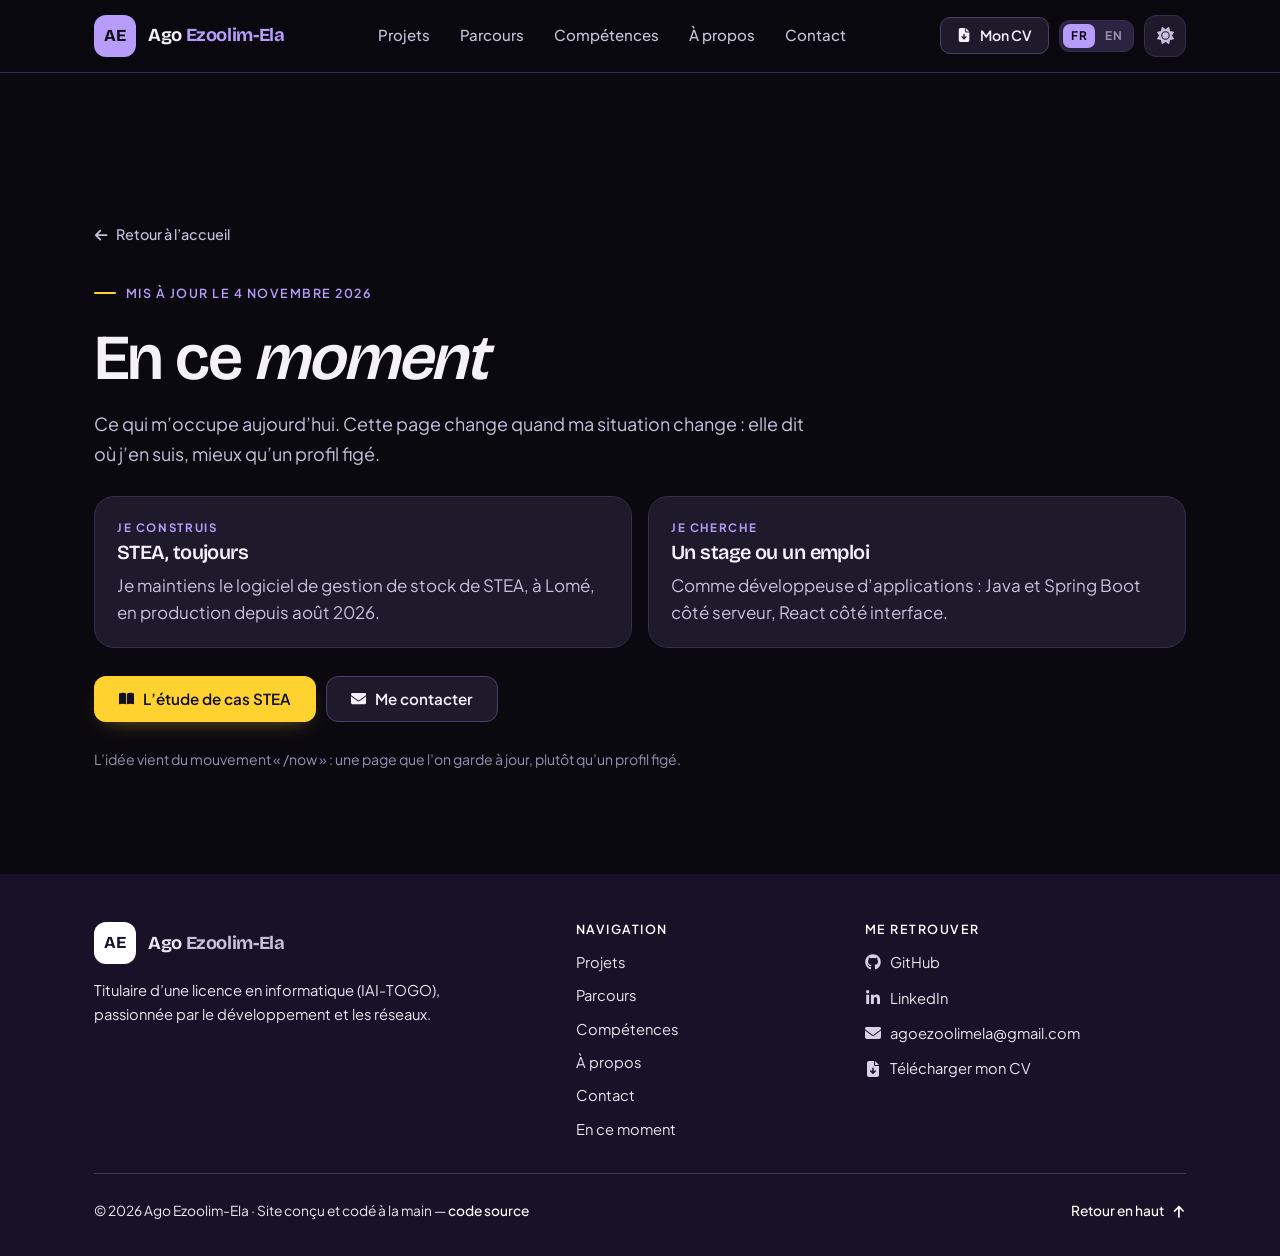
<file: maintenant.html>
<!DOCTYPE html>
<html lang="fr" class="no-js">
<head>
  <meta charset="UTF-8">
  <meta name="viewport" content="width=device-width, initial-scale=1.0">
  <title>En ce moment · Ago Ezoolim-Ela</title>
  <meta name="description" content="Ce qui occupe Ago Ezoolim-Ela en ce moment : le logiciel STEA en production, et la recherche d’un stage ou d’un emploi de développeuse.">
  <meta name="color-scheme" content="light dark">
  <meta name="theme-color" id="meta-theme-color" content="#0B0910">
  <meta name="author" content="Ago Ezoolim-Ela">
  <link rel="canonical" href="https://ezoolim-ela.github.io/Portfolio/maintenant.html">
  <link rel="alternate" hreflang="fr" href="https://ezoolim-ela.github.io/Portfolio/maintenant.html">
  <link rel="alternate" hreflang="en" href="https://ezoolim-ela.github.io/Portfolio/en/now.html">
  <link rel="alternate" hreflang="x-default" href="https://ezoolim-ela.github.io/Portfolio/maintenant.html">
  <meta property="og:type" content="website">
  <meta property="og:locale" content="fr_FR">
  <meta property="og:site_name" content="Portfolio d’Ago Ezoolim-Ela">
  <meta property="og:title" content="En ce moment — Ago Ezoolim-Ela">
  <meta property="og:description" content="Ce qui occupe Ago Ezoolim-Ela en ce moment : le logiciel STEA en production, et la recherche d’un stage ou d’un emploi de développeuse.">
  <meta property="og:url" content="https://ezoolim-ela.github.io/Portfolio/maintenant.html">
  <meta property="og:image" content="https://ezoolim-ela.github.io/Portfolio/assets/og-image.jpg">
  <meta name="twitter:card" content="summary_large_image">
  <link rel="icon" href="data:image/svg+xml,%3Csvg xmlns='http://www.w3.org/2000/svg' viewBox='0 0 64 64'%3E%3Crect width='64' height='64' rx='16' fill='%234A1932'/%3E%3Ctext x='32' y='43' font-family='Arial, sans-serif' font-size='27' font-weight='800' fill='white' text-anchor='middle'%3EAE%3C/text%3E%3C/svg%3E">

  <script>
    (function () {
      var t = null;
      try { t = localStorage.getItem('theme'); } catch (e) {}
      if (t !== 'dark' && t !== 'light') t = 'dark';
      document.documentElement.setAttribute('data-theme', t);
      var m = document.getElementById('meta-theme-color');
      if (m) m.setAttribute('content', t === 'dark' ? '#0B0910' : '#FFFFFF');
    })();
  </script>

  <link rel="preconnect" href="https://fonts.googleapis.com">
  <link rel="preconnect" href="https://fonts.gstatic.com" crossorigin>
  <link rel="preconnect" href="https://api.fontshare.com" crossorigin>
  <link rel="preload" href="https://api.fontshare.com/v2/css?f%5B%5D=clash-display@600,700&f%5B%5D=satoshi@400,500,700&display=swap" as="style" onload="this.onload=null;this.rel='stylesheet'">
  <noscript><link rel="stylesheet" href="https://api.fontshare.com/v2/css?f%5B%5D=clash-display@600,700&f%5B%5D=satoshi@400,500,700&display=swap"></noscript>
  <!-- Police chargée sans bloquer le rendu (préchargement, puis activation) ; icônes : sprite SVG local assets/icons.svg -->
  <link rel="preload" href="https://fonts.googleapis.com/css2?family=Bricolage+Grotesque:opsz,wght@12..96,500..800&family=Plus+Jakarta+Sans:wght@400;500;600;700&family=Parisienne&family=JetBrains+Mono:wght@500&display=swap" as="style" onload="this.onload=null;this.rel='stylesheet'">
  <noscript><link rel="stylesheet" href="https://fonts.googleapis.com/css2?family=Bricolage+Grotesque:opsz,wght@12..96,500..800&family=Plus+Jakarta+Sans:wght@400;500;600;700&family=Parisienne&family=JetBrains+Mono:wght@500&display=swap"></noscript>
  <link rel="stylesheet" href="styles.css?v=203">
  <script src="transitions.js?v=2"></script>
</head>
<body>
  <a class="skip-link" href="#contenu">Aller au contenu</a>

  <!-- ===== En-tête ===== -->
  <header class="topbar" id="topbar">
    <div class="container topbar-inner">
      <a href="index.html" class="brand" aria-label="Ago Ezoolim-Ela">
        <span class="gem" aria-hidden="true">AE</span>
        <span class="brand-name">Ago <em>Ezoolim-Ela</em></span>
      </a>

      <nav class="site-nav" id="site-nav" aria-label="Navigation principale">
        <ul class="nav-list">
          <li><a href="index.html#projets" class="nav-link">Projets</a></li>
          <li><a href="index.html#parcours" class="nav-link">Parcours</a></li>
          <li><a href="index.html#competences" class="nav-link">Compétences</a></li>
          <li><a href="index.html#a-propos" class="nav-link">À propos</a></li>
          <li><a href="index.html#contact" class="nav-link">Contact</a></li>
        </ul>
      </nav>

      <div class="topbar-actions">
        <a href="assets/CV_Ago_Ezoolim-Ela.pdf" class="btn btn-glass btn-sm btn-cv" target="_blank" rel="noopener" aria-label="Mon CV (PDF)">
          <svg class="icon" aria-hidden="true" focusable="false"><use href="assets/icons.svg?v=3#file-arrow-down"></use></svg><span class="btn-cv-label">Mon CV</span>
        </a>
        <p class="lang-switch"><span aria-current="true">FR</span><a href="en/now.html" hreflang="en">EN</a></p>
        <button class="icon-btn" id="theme-toggle" type="button" aria-label="Passer en mode sombre" aria-pressed="false">
          <svg class="icon icon-moon" aria-hidden="true" focusable="false"><use href="assets/icons.svg?v=3#moon"></use></svg>
          <svg class="icon icon-sun" aria-hidden="true" focusable="false"><use href="assets/icons.svg?v=3#sun"></use></svg>
        </button>
        <button class="icon-btn nav-toggle" id="nav-toggle" type="button" aria-controls="site-nav" aria-expanded="false" aria-label="Ouvrir le menu">
          <svg class="icon icon-open" aria-hidden="true" focusable="false"><use href="assets/icons.svg?v=3#bars"></use></svg>
          <svg class="icon icon-close" aria-hidden="true" focusable="false"><use href="assets/icons.svg?v=3#xmark"></use></svg>
        </button>
      </div>
    </div>
  </header>

  <main id="contenu">
    <section class="section">
      <div class="container maintenant">
        <a href="index.html" class="case-back"><svg class="icon" aria-hidden="true" focusable="false"><use href="assets/icons.svg?v=3#arrow-left"></use></svg> Retour à l’accueil</a>
        <p class="eyebrow">Mis à jour le 4 novembre 2026</p>
        <h1>En ce <em>moment</em></h1>
        <p class="section-lead">Ce qui m’occupe aujourd’hui. Cette page change quand ma situation change : elle dit où j’en suis, mieux qu’un profil figé.</p>
        <div class="mt-grille">
          <article class="mt-carte">
            <p class="mt-kicker">Je construis</p>
            <h2>STEA, toujours</h2>
            <p>Je maintiens le logiciel de gestion de stock de STEA, à Lomé, en production depuis août 2026.</p>
          </article>
          <article class="mt-carte">
            <p class="mt-kicker">Je cherche</p>
            <h2>Un stage ou un emploi</h2>
            <p>Comme développeuse d’applications : Java et Spring Boot côté serveur, React côté interface.</p>
          </article>
        </div>
        <div class="mt-actions">
          <a href="stea.html" class="btn btn-glow"><svg class="icon" aria-hidden="true" focusable="false"><use href="assets/icons.svg?v=3#book-open"></use></svg> L’étude de cas STEA</a>
          <a href="index.html#contact" class="btn btn-glass"><svg class="icon" aria-hidden="true" focusable="false"><use href="assets/icons.svg?v=3#envelope"></use></svg> Me contacter</a>
        </div>
        <p class="mt-pied">L’idée vient du mouvement « /now » : une page que l’on garde à jour, plutôt qu’un profil figé.</p>
      </div>
    </section>
  </main>


  <!-- ===== Pied de page ===== -->
  <footer class="site-footer">
    <div class="container">
      <div class="footer-grid">
        <div class="footer-brand">
          <a href="index.html" class="brand" aria-label="Ago Ezoolim-Ela">
            <span class="gem" aria-hidden="true">AE</span>
            <span class="brand-name">Ago <em>Ezoolim-Ela</em></span>
          </a>
          <p>Titulaire d’une licence en informatique (IAI-TOGO), passionnée par le développement et les réseaux.</p>
        </div>
        <nav class="footer-col" aria-label="Plan du site">
          <h3>Navigation</h3>
          <ul>
            <li><a href="index.html#projets">Projets</a></li>
            <li><a href="index.html#parcours">Parcours</a></li>
            <li><a href="index.html#competences">Compétences</a></li>
            <li><a href="index.html#a-propos">À propos</a></li>
            <li><a href="index.html#contact">Contact</a></li>
            <li><a href="maintenant.html">En ce moment</a></li>
          </ul>
        </nav>
        <div class="footer-col">
          <h3>Me retrouver</h3>
          <ul>
            <li><a href="https://github.com/Ezoolim-Ela" target="_blank" rel="noopener"><svg class="icon" aria-hidden="true" focusable="false"><use href="assets/icons.svg?v=3#github"></use></svg> GitHub</a></li>
            <li><a href="https://linkedin.com/in/ago-ezoolim-ela" target="_blank" rel="noopener"><svg class="icon" aria-hidden="true" focusable="false"><use href="assets/icons.svg?v=3#linkedin-in"></use></svg> LinkedIn</a></li>
            <li><a href="mailto:agoezoolimela@gmail.com"><svg class="icon" aria-hidden="true" focusable="false"><use href="assets/icons.svg?v=3#envelope"></use></svg> agoezoolimela@gmail.com</a></li>
            <li><a href="assets/CV_Ago_Ezoolim-Ela.pdf" target="_blank" rel="noopener"><svg class="icon" aria-hidden="true" focusable="false"><use href="assets/icons.svg?v=3#file-arrow-down"></use></svg> Télécharger mon CV</a></li>
          </ul>
        </div>
      </div>
      <div class="footer-bottom">
        <p>&copy; <span id="year">2026</span> Ago Ezoolim-Ela · Site conçu et codé à la main — <a href="https://github.com/Ezoolim-Ela/Portfolio" target="_blank" rel="noopener">code source</a></p>
        <a href="#contenu" class="footer-top">Retour en haut <svg class="icon" aria-hidden="true" focusable="false"><use href="assets/icons.svg?v=3#arrow-up"></use></svg></a>
      </div>
    </div>
  </footer>

  <button class="back-to-top" id="back-to-top" type="button" aria-label="Retour en haut de page">
    <svg class="icon" aria-hidden="true" focusable="false"><use href="assets/icons.svg?v=3#arrow-up"></use></svg>
  </button>

  <script src="script.js?v=31" defer></script>
</body>
</html>
</file>
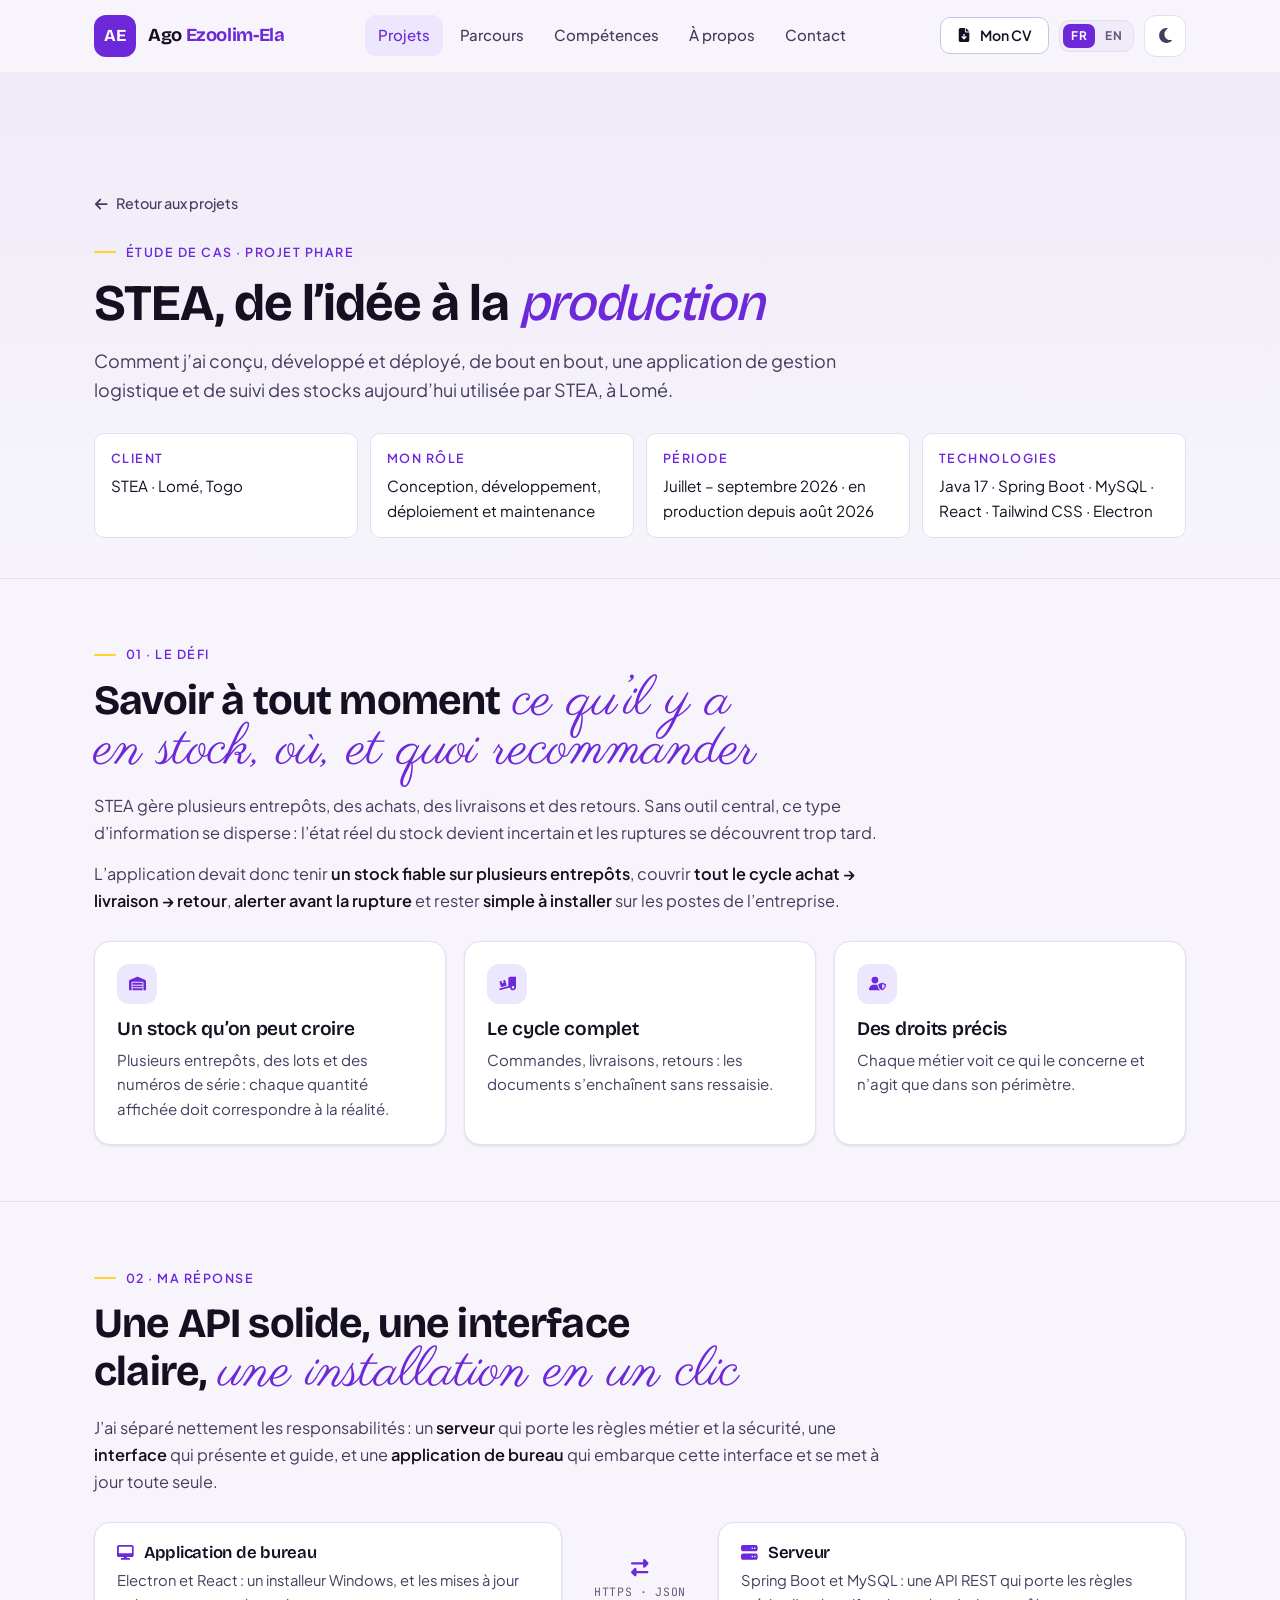
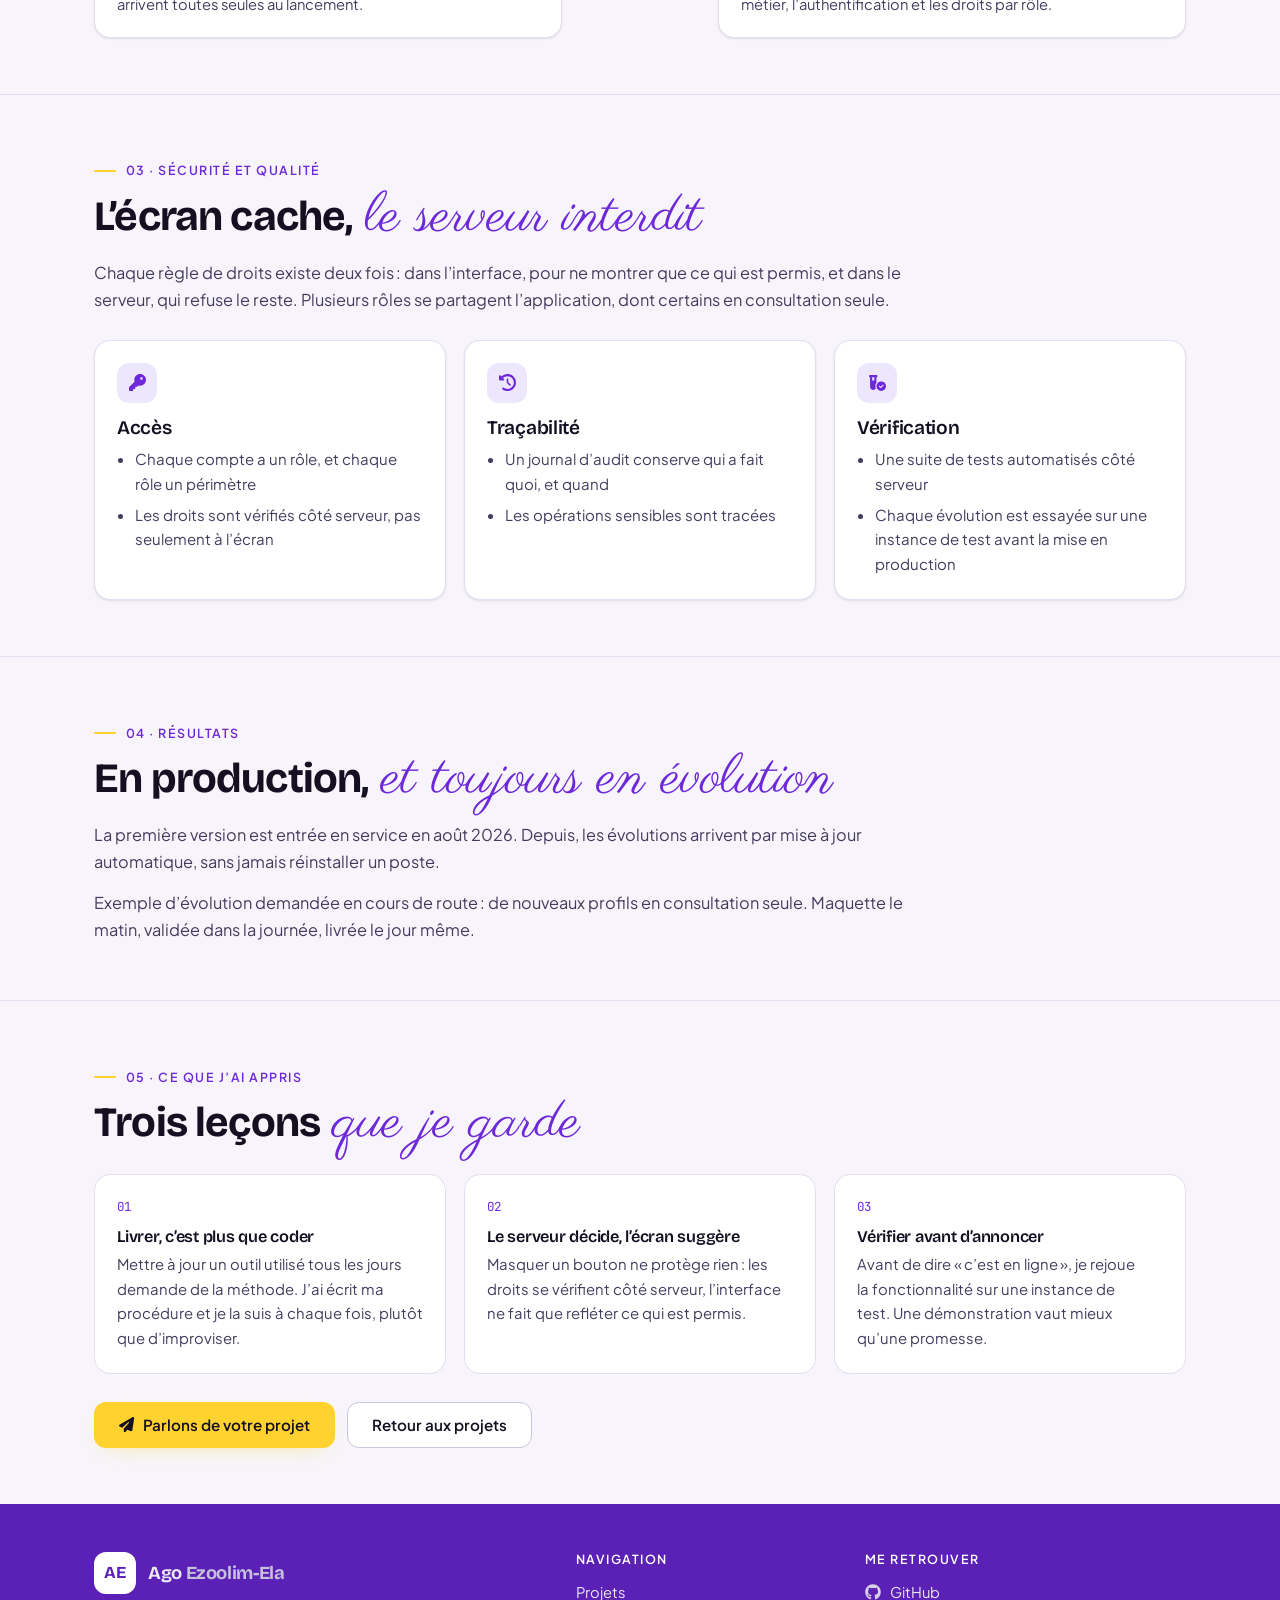
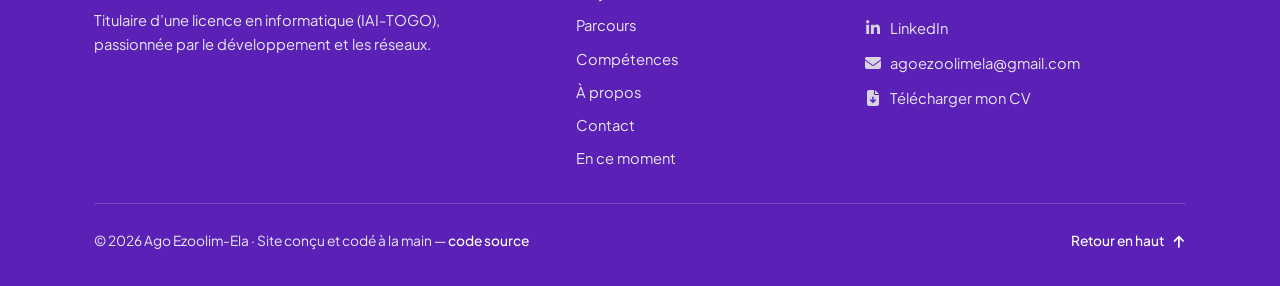
<file: stea.html>
<!DOCTYPE html>
<html lang="fr" class="no-js">
<head>
  <meta charset="UTF-8">
  <meta name="viewport" content="width=device-width, initial-scale=1.0">
  <title>STEA, de l’idée à la production — Étude de cas · Ago Ezoolim-Ela</title>
  <meta name="description" content="Étude de cas : comment j’ai conçu, développé et déployé STEA, une application de gestion logistique et de suivi des stocks utilisée chaque jour à Lomé. Spring Boot, React, MySQL, Electron.">
  <meta name="color-scheme" content="light dark">
  <meta name="theme-color" id="meta-theme-color" content="#0B0910">
  <meta name="author" content="Ago Ezoolim-Ela">
  <link rel="canonical" href="https://ezoolim-ela.github.io/Portfolio/stea.html">
  <link rel="alternate" hreflang="fr" href="https://ezoolim-ela.github.io/Portfolio/stea.html">
  <link rel="alternate" hreflang="en" href="https://ezoolim-ela.github.io/Portfolio/en/stea.html">
  <link rel="alternate" hreflang="x-default" href="https://ezoolim-ela.github.io/Portfolio/stea.html">
  <meta property="og:type" content="article">
  <meta property="og:locale" content="fr_FR">
  <meta property="og:site_name" content="Portfolio d’Ago Ezoolim-Ela">
  <meta property="og:title" content="STEA, de l’idée à la production — Étude de cas">
  <meta property="og:description" content="Une application de gestion logistique conçue, développée et déployée de bout en bout, en production depuis août 2026.">
  <meta property="og:url" content="https://ezoolim-ela.github.io/Portfolio/stea.html">
  <meta property="og:image" content="https://ezoolim-ela.github.io/Portfolio/assets/og-image.jpg">
  <meta name="twitter:card" content="summary_large_image">
  <link rel="icon" href="data:image/svg+xml,%3Csvg xmlns='http://www.w3.org/2000/svg' viewBox='0 0 64 64'%3E%3Crect width='64' height='64' rx='16' fill='%234A1932'/%3E%3Ctext x='32' y='43' font-family='Arial, sans-serif' font-size='27' font-weight='800' fill='white' text-anchor='middle'%3EAE%3C/text%3E%3C/svg%3E">

  <script>
    (function () {
      var t = null;
      try { t = localStorage.getItem('theme'); } catch (e) {}
      if (t !== 'dark' && t !== 'light') t = 'light';
      document.documentElement.setAttribute('data-theme', t);
      var m = document.getElementById('meta-theme-color');
      if (m) m.setAttribute('content', t === 'dark' ? '#0B0910' : '#FFFFFF');
    })();
  </script>

  <link rel="preconnect" href="https://fonts.googleapis.com">
  <link rel="preconnect" href="https://fonts.gstatic.com" crossorigin>
  <link rel="preconnect" href="https://api.fontshare.com" crossorigin>
  <link rel="preload" href="https://api.fontshare.com/v2/css?f%5B%5D=clash-display@600,700&f%5B%5D=satoshi@400,500,700&display=swap" as="style" onload="this.onload=null;this.rel='stylesheet'">
  <noscript><link rel="stylesheet" href="https://api.fontshare.com/v2/css?f%5B%5D=clash-display@600,700&f%5B%5D=satoshi@400,500,700&display=swap"></noscript>
  <!-- Police chargée sans bloquer le rendu (préchargement, puis activation) ; icônes : sprite SVG local assets/icons.svg -->
  <link rel="preload" href="https://fonts.googleapis.com/css2?family=Bricolage+Grotesque:opsz,wght@12..96,500..800&family=Plus+Jakarta+Sans:wght@400;500;600;700&family=Parisienne&family=JetBrains+Mono:wght@500&display=swap" as="style" onload="this.onload=null;this.rel='stylesheet'">
  <noscript><link rel="stylesheet" href="https://fonts.googleapis.com/css2?family=Bricolage+Grotesque:opsz,wght@12..96,500..800&family=Plus+Jakarta+Sans:wght@400;500;600;700&family=Parisienne&family=JetBrains+Mono:wght@500&display=swap"></noscript>
  <link rel="stylesheet" href="styles.css?v=203">
  <script src="transitions.js?v=2"></script>
</head>
<body>
  <a class="skip-link" href="#contenu">Aller au contenu</a>

  <!-- ===== En-tête ===== -->
  <header class="topbar" id="topbar">
    <div class="container topbar-inner">
      <a href="index.html" class="brand" aria-label="Ago Ezoolim-Ela">
        <span class="gem" aria-hidden="true">AE</span>
        <span class="brand-name">Ago <em>Ezoolim-Ela</em></span>
      </a>

      <nav class="site-nav" id="site-nav" aria-label="Navigation principale">
        <ul class="nav-list">
          <li><a href="index.html#projets" class="nav-link is-active" aria-current="page">Projets</a></li>
          <li><a href="index.html#parcours" class="nav-link">Parcours</a></li>
          <li><a href="index.html#competences" class="nav-link">Compétences</a></li>
          <li><a href="index.html#a-propos" class="nav-link">À propos</a></li>
          <li><a href="index.html#contact" class="nav-link">Contact</a></li>
        </ul>
      </nav>

      <div class="topbar-actions">
        <a href="assets/CV_Ago_Ezoolim-Ela.pdf" class="btn btn-glass btn-sm btn-cv" target="_blank" rel="noopener" aria-label="Mon CV (PDF)">
          <svg class="icon" aria-hidden="true" focusable="false"><use href="assets/icons.svg?v=3#file-arrow-down"></use></svg><span class="btn-cv-label">Mon CV</span>
        </a>
        <p class="lang-switch"><span aria-current="true">FR</span><a href="en/stea.html" hreflang="en">EN</a></p>
        <button class="icon-btn" id="theme-toggle" type="button" aria-label="Passer en mode sombre" aria-pressed="false">
          <svg class="icon icon-moon" aria-hidden="true" focusable="false"><use href="assets/icons.svg?v=3#moon"></use></svg>
          <svg class="icon icon-sun" aria-hidden="true" focusable="false"><use href="assets/icons.svg?v=3#sun"></use></svg>
        </button>
        <button class="icon-btn nav-toggle" id="nav-toggle" type="button" aria-controls="site-nav" aria-expanded="false" aria-label="Ouvrir le menu">
          <svg class="icon icon-open" aria-hidden="true" focusable="false"><use href="assets/icons.svg?v=3#bars"></use></svg>
          <svg class="icon icon-close" aria-hidden="true" focusable="false"><use href="assets/icons.svg?v=3#xmark"></use></svg>
        </button>
      </div>
    </div>
  </header>

  <main id="contenu">

    <!-- ===== En-tête de l’étude de cas ===== -->
    <section class="case-hero" id="stea">
      <div class="container">
        <a href="index.html#projets" class="case-back"><svg class="icon" aria-hidden="true" focusable="false"><use href="assets/icons.svg?v=3#arrow-left"></use></svg> Retour aux projets</a>
        <p class="eyebrow">Étude de cas · projet phare</p>
        <h1>STEA, de l’idée à la <em style="font-style: italic; font-weight: 500; color: var(--primary);">production</em></h1>
        <p class="section-lead">Comment j’ai conçu, développé et déployé, de bout en bout, une application de gestion logistique et de suivi des stocks aujourd’hui utilisée par STEA, à Lomé.</p>

        <dl class="case-meta">
          <div><dt>Client</dt><dd>STEA · Lomé, Togo</dd></div>
          <div><dt>Mon rôle</dt><dd>Conception, développement, déploiement et maintenance</dd></div>
          <div><dt>Période</dt><dd>Juillet – septembre 2026 · en production depuis août 2026</dd></div>
          <div><dt>Technologies</dt><dd>Java 17 · Spring Boot · MySQL · React · Tailwind CSS · Electron</dd></div>
        </dl>

      </div>
    </section>

    <!-- ===== Le défi ===== -->
    <section class="case-section" id="defi">
      <div class="container">
        <p class="eyebrow">01 · Le défi</p>
        <h2>Savoir à tout moment <em>ce qu’il y a en stock, où, et quoi recommander</em></h2>
        <div class="case-prose">
          <p>STEA gère plusieurs entrepôts, des achats, des livraisons et des retours. Sans outil central, ce type d’information se disperse : l’état réel du stock devient incertain et les ruptures se découvrent trop tard.</p>
          <p>L’application devait donc tenir <strong>un stock fiable sur plusieurs entrepôts</strong>, couvrir <strong>tout le cycle achat → livraison → retour</strong>, <strong>alerter avant la rupture</strong> et rester <strong>simple à installer</strong> sur les postes de l’entreprise.</p>
        </div>

        <div class="case-grid" data-stagger>
          <article class="case-card reveal">
            <span class="case-icon" aria-hidden="true"><svg class="icon" aria-hidden="true" focusable="false"><use href="assets/icons.svg?v=3#warehouse"></use></svg></span>
            <h3>Un stock qu’on peut croire</h3>
            <p>Plusieurs entrepôts, des lots et des numéros de série : chaque quantité affichée doit correspondre à la réalité.</p>
          </article>
          <article class="case-card reveal">
            <span class="case-icon" aria-hidden="true"><svg class="icon" aria-hidden="true" focusable="false"><use href="assets/icons.svg?v=3#truck-ramp-box"></use></svg></span>
            <h3>Le cycle complet</h3>
            <p>Commandes, livraisons, retours : les documents s’enchaînent sans ressaisie.</p>
          </article>
          <article class="case-card reveal">
            <span class="case-icon" aria-hidden="true"><svg class="icon" aria-hidden="true" focusable="false"><use href="assets/icons.svg?v=3#user-shield"></use></svg></span>
            <h3>Des droits précis</h3>
            <p>Chaque métier voit ce qui le concerne et n’agit que dans son périmètre.</p>
          </article>
        </div>
      </div>
    </section>

    <!-- ===== Ma réponse ===== -->
    <section class="case-section" id="reponse">
      <div class="container">
        <p class="eyebrow">02 · Ma réponse</p>
        <h2>Une API solide, une interface claire, <em>une installation en un clic</em></h2>
        <div class="case-prose">
          <p>J’ai séparé nettement les responsabilités : un <strong>serveur</strong> qui porte les règles métier et la sécurité, une <strong>interface</strong> qui présente et guide, et une <strong>application de bureau</strong> qui embarque cette interface et se met à jour toute seule.</p>
        </div>

        <div class="arch">
          <div class="arch-box reveal">
            <h3><svg class="icon" aria-hidden="true" focusable="false"><use href="assets/icons.svg?v=3#desktop"></use></svg> Application de bureau</h3>
            <p>Electron et React : un installeur Windows, et les mises à jour arrivent toutes seules au lancement.</p>
          </div>
          <div class="arch-link" aria-hidden="true"><svg class="icon" aria-hidden="true" focusable="false"><use href="assets/icons.svg?v=3#right-left"></use></svg>HTTPS · JSON</div>
          <div class="arch-box reveal">
            <h3><svg class="icon" aria-hidden="true" focusable="false"><use href="assets/icons.svg?v=3#server"></use></svg> Serveur</h3>
            <p>Spring Boot et MySQL : une API REST qui porte les règles métier, l’authentification et les droits par rôle.</p>
          </div>
        </div>

      </div>
    </section>

    <!-- ===== Sécurité et qualité ===== -->
    <section class="case-section" id="qualite">
      <div class="container">
        <p class="eyebrow">03 · Sécurité et qualité</p>
        <h2>L’écran cache, <em>le serveur interdit</em></h2>
        <div class="case-prose">
          <p>Chaque règle de droits existe deux fois : dans l’interface, pour ne montrer que ce qui est permis, et dans le serveur, qui refuse le reste. Plusieurs rôles se partagent l’application, dont certains en consultation seule.</p>
        </div>
        <div class="case-grid" data-stagger>
          <article class="case-card reveal">
            <span class="case-icon" aria-hidden="true"><svg class="icon" aria-hidden="true" focusable="false"><use href="assets/icons.svg?v=3#key"></use></svg></span>
            <h3>Accès</h3>
            <ul>
              <li>Chaque compte a un rôle, et chaque rôle un périmètre</li>
              <li>Les droits sont vérifiés côté serveur, pas seulement à l’écran</li>
              
            </ul>
          </article>
          <article class="case-card reveal">
            <span class="case-icon" aria-hidden="true"><svg class="icon" aria-hidden="true" focusable="false"><use href="assets/icons.svg?v=3#clock-rotate-left"></use></svg></span>
            <h3>Traçabilité</h3>
            <ul>
              <li>Un journal d’audit conserve qui a fait quoi, et quand</li>
              <li>Les opérations sensibles sont tracées</li>
              
            </ul>
          </article>
          <article class="case-card reveal">
            <span class="case-icon" aria-hidden="true"><svg class="icon" aria-hidden="true" focusable="false"><use href="assets/icons.svg?v=3#vial-circle-check"></use></svg></span>
            <h3>Vérification</h3>
            <ul>
              <li>Une suite de tests automatisés côté serveur</li>
              <li>Chaque évolution est essayée sur une instance de test avant la mise en production</li>
              
            </ul>
          </article>
        </div>
      </div>
    </section>

    <!-- ===== Résultats ===== -->
    <section class="case-section" id="resultats">
      <div class="container">
        <p class="eyebrow">04 · Résultats</p>
        <h2>En production, <em>et toujours en évolution</em></h2>
        <div class="case-prose">
          <p>La première version est entrée en service en août 2026. Depuis, les évolutions arrivent par mise à jour automatique, sans jamais réinstaller un poste.</p>
          <p>Exemple d’évolution demandée en cours de route : de nouveaux profils en consultation seule. Maquette le matin, validée dans la journée, livrée le jour même.</p>
        </div>

      </div>
    </section>

    <!-- ===== Ce que j’ai appris ===== -->
    <section class="case-section" id="appris">
      <div class="container">
        <p class="eyebrow">05 · Ce que j’ai appris</p>
        <h2>Trois leçons <em>que je garde</em></h2>
        <ol class="lessons" data-stagger>
          <li class="reveal">
            <h3>Livrer, c’est plus que coder</h3>
            <p>Mettre à jour un outil utilisé tous les jours demande de la méthode. J’ai écrit ma procédure et je la suis à chaque fois, plutôt que d’improviser.</p>
          </li>
          <li class="reveal">
            <h3>Le serveur décide, l’écran suggère</h3>
            <p>Masquer un bouton ne protège rien : les droits se vérifient côté serveur, l’interface ne fait que refléter ce qui est permis.</p>
          </li>
          <li class="reveal">
            <h3>Vérifier avant d’annoncer</h3>
            <p>Avant de dire « c’est en ligne », je rejoue la fonctionnalité sur une instance de test. Une démonstration vaut mieux qu’une promesse.</p>
          </li>
        </ol>

        <div class="case-cta">
          <a href="index.html#contact" class="btn btn-glow"><svg class="icon" aria-hidden="true" focusable="false"><use href="assets/icons.svg?v=3#paper-plane"></use></svg> Parlons de votre projet</a>
          <a href="index.html#projets" class="btn btn-glass">Retour aux projets</a>
        </div>
      </div>
    </section>

  </main>

  <!-- ===== Galerie des écrans (même composant que la page d’accueil) ===== -->
  <!-- ===== Pied de page ===== -->
  <footer class="site-footer">
    <div class="container">
      <div class="footer-grid">
        <div class="footer-brand">
          <a href="index.html" class="brand" aria-label="Ago Ezoolim-Ela">
            <span class="gem" aria-hidden="true">AE</span>
            <span class="brand-name">Ago <em>Ezoolim-Ela</em></span>
          </a>
          <p>Titulaire d’une licence en informatique (IAI-TOGO), passionnée par le développement et les réseaux.</p>
        </div>
        <nav class="footer-col" aria-label="Plan du site">
          <h3>Navigation</h3>
          <ul>
            <li><a href="index.html#projets">Projets</a></li>
            <li><a href="index.html#parcours">Parcours</a></li>
            <li><a href="index.html#competences">Compétences</a></li>
            <li><a href="index.html#a-propos">À propos</a></li>
            <li><a href="index.html#contact">Contact</a></li>
            <li><a href="maintenant.html">En ce moment</a></li>
          </ul>
        </nav>
        <div class="footer-col">
          <h3>Me retrouver</h3>
          <ul>
            <li><a href="https://github.com/Ezoolim-Ela" target="_blank" rel="noopener"><svg class="icon" aria-hidden="true" focusable="false"><use href="assets/icons.svg?v=3#github"></use></svg> GitHub</a></li>
            <li><a href="https://linkedin.com/in/ago-ezoolim-ela" target="_blank" rel="noopener"><svg class="icon" aria-hidden="true" focusable="false"><use href="assets/icons.svg?v=3#linkedin-in"></use></svg> LinkedIn</a></li>
            <li><a href="mailto:agoezoolimela@gmail.com"><svg class="icon" aria-hidden="true" focusable="false"><use href="assets/icons.svg?v=3#envelope"></use></svg> agoezoolimela@gmail.com</a></li>
            <li><a href="assets/CV_Ago_Ezoolim-Ela.pdf" target="_blank" rel="noopener"><svg class="icon" aria-hidden="true" focusable="false"><use href="assets/icons.svg?v=3#file-arrow-down"></use></svg> Télécharger mon CV</a></li>
          </ul>
        </div>
      </div>
      <div class="footer-bottom">
        <p>&copy; <span id="year">2026</span> Ago Ezoolim-Ela · Site conçu et codé à la main — <a href="https://github.com/Ezoolim-Ela/Portfolio" target="_blank" rel="noopener">code source</a></p>
        <a href="#contenu" class="footer-top">Retour en haut <svg class="icon" aria-hidden="true" focusable="false"><use href="assets/icons.svg?v=3#arrow-up"></use></svg></a>
      </div>
    </div>
  </footer>

  <button class="back-to-top" id="back-to-top" type="button" aria-label="Retour en haut de page">
    <svg class="icon" aria-hidden="true" focusable="false"><use href="assets/icons.svg?v=3#arrow-up"></use></svg>
  </button>

  <script src="script.js?v=31" defer></script>
</body>
</html>
</file>
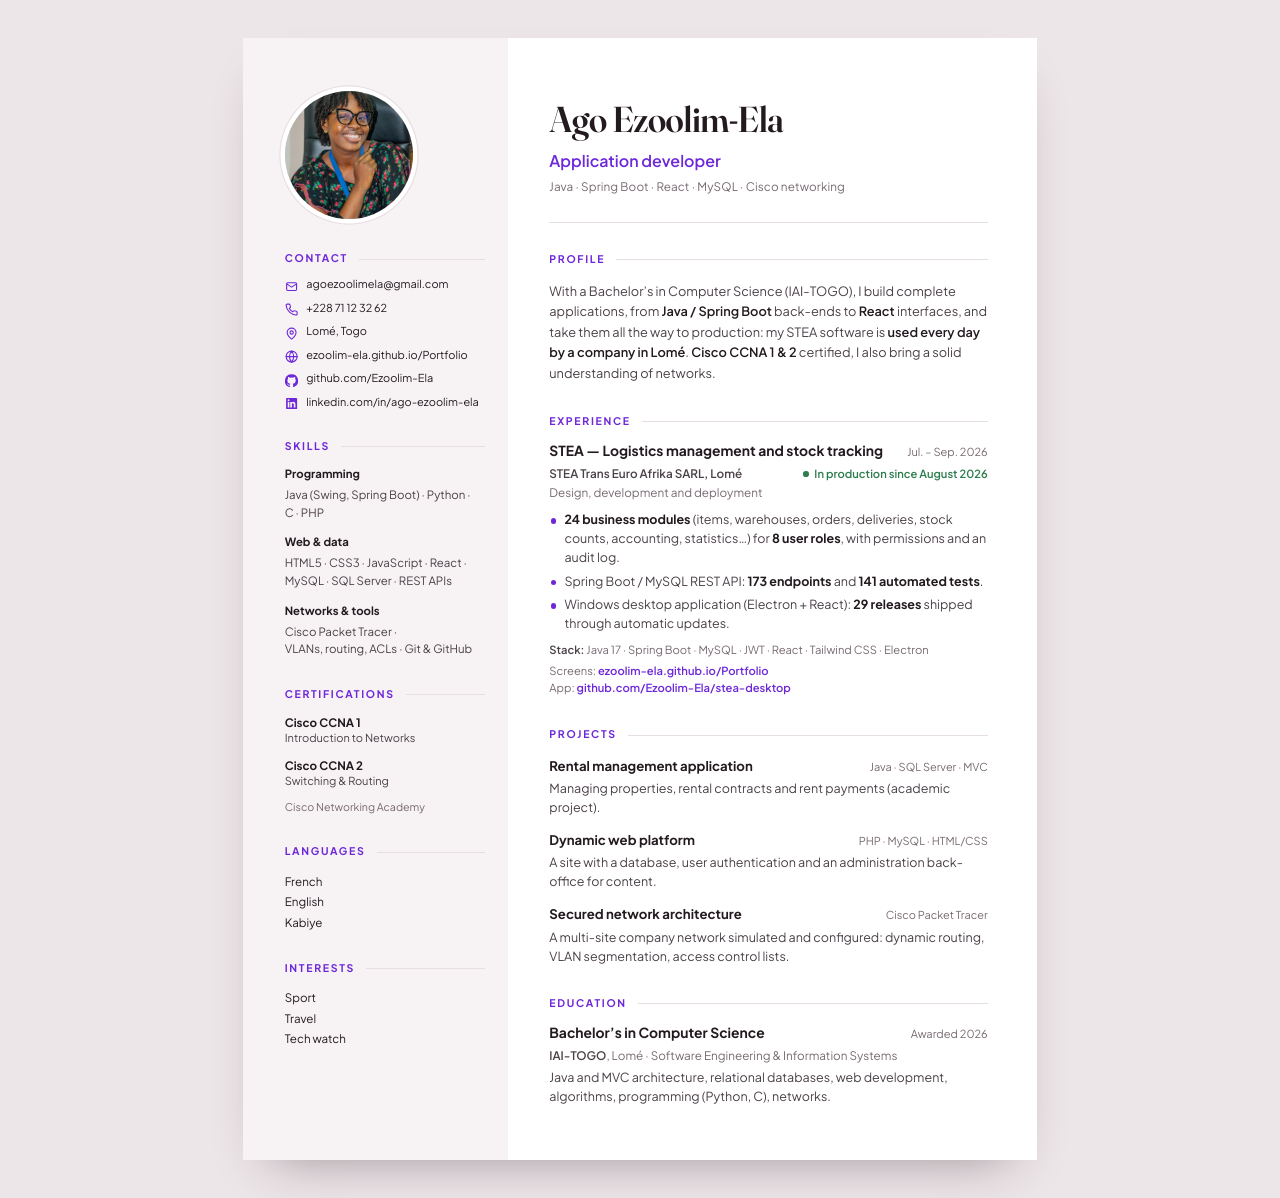
<file: cv/index-en.html>
<!DOCTYPE html>
<html lang="en">
<head>
  <meta charset="UTF-8">
  <meta name="viewport" content="width=device-width, initial-scale=1.0">
  <link rel="canonical" href="https://ezoolim-ela.github.io/Portfolio/cv/index-en.html">
  <title>CV — Ago Ezoolim-Ela</title>
  <meta name="description" content="Curriculum vitae of Ago Ezoolim-Ela, application developer with a Bachelor’s in Computer Science (Software Engineering &amp; Information Systems, IAI-TOGO, Lomé).">
  <link rel="preconnect" href="https://fonts.googleapis.com">
  <link rel="preconnect" href="https://fonts.gstatic.com" crossorigin>
  <link href="https://fonts.googleapis.com/css2?family=Fraunces:opsz,wght@9..144,600&family=Plus+Jakarta+Sans:wght@400;500;600;700&display=swap" rel="stylesheet">
  <style>
    /* CV « plus pro et plus aéré » : une colonne claire à gauche, le parcours à droite,
       une seule couleur d'accent (le prune du portfolio). Page A4, une seule. */
    :root {
      --encre: #231A20;
      --encre-2: #4B4148;
      --encre-3: #776A72;
      --accent: #6D28D9;
      --filet: #E7DEE2;
      --colonne: #F7F2F4;
      --vert: #2E7D4F;
      --titre: 'Fraunces', Georgia, 'Times New Roman', serif;
      --texte: 'Plus Jakarta Sans', system-ui, -apple-system, 'Segoe UI', sans-serif;
    }
    @page { size: A4; margin: 0; }
    * { box-sizing: border-box; }
    html, body { margin: 0; padding: 0; background: #EDE6E9; }
    body {
      font-family: var(--texte); color: var(--encre-2);
      font-size: 9.4pt; line-height: 1.5;
      -webkit-print-color-adjust: exact; print-color-adjust: exact;
      text-rendering: geometricPrecision; font-variant-numeric: lining-nums;
    }
    .page {
      width: 210mm; height: 297mm; margin: 0 auto; background: #FFFFFF;
      display: grid; grid-template-columns: 70mm 1fr; overflow: hidden;
    }
    @media screen { .page { margin: 10mm auto; box-shadow: 0 24px 50px -28px rgba(35, 26, 32, 0.45); } }
    @media print { html, body { background: #FFFFFF; } .page { margin: 0; box-shadow: none; } }
    a { color: inherit; text-decoration: none; }
    p { margin: 0; }
    ul { margin: 0; padding: 0; list-style: none; }

    /* ---------- colonne de gauche ---------- */
    .cote { background: var(--colonne); padding: 14mm 6mm 12mm 11mm; }
    .photo {
      display: block; width: 34mm; height: 34mm; border-radius: 50%;
      object-fit: cover; object-position: 50% 18%;
      box-shadow: 0 0 0 1.2mm #FFFFFF, 0 0 0 1.5mm var(--filet);
      margin: 0 0 8.5mm;
    }
    .cote section { margin-bottom: 7.5mm; }
    .cote section:last-child { margin-bottom: 0; }
    .cote h2 { margin-bottom: 3mm; }
    .contact li { display: flex; align-items: flex-start; gap: 2.2mm; font-size: 8.2pt; line-height: 1.35; color: var(--encre); margin-bottom: 2.3mm; }
    .contact li:last-child { margin-bottom: 0; }
    .contact svg { flex: none; width: 3.5mm; height: 3.5mm; margin-top: 0.35mm; color: var(--accent); }
    /* une adresse ne se coupe qu'aux endroits choisis (après « / »), jamais sur un trait d'union */
    .contact .u { white-space: nowrap; }
    .groupe { margin-bottom: 3.4mm; }
    .groupe:last-child { margin-bottom: 0; }
    .groupe h3 { font-size: 8.5pt; font-weight: 700; color: var(--encre); margin: 0 0 0.8mm; }
    .groupe p { font-size: 8.6pt; line-height: 1.55; color: var(--encre-2); }
    .groupe .u { white-space: nowrap; }
    .cert { margin-bottom: 2.4mm; }
    .cert b { display: block; font-size: 8.7pt; color: var(--encre); font-weight: 700; }
    .cert span { display: block; font-size: 8.3pt; color: var(--encre-2); }
    .emetteur { font-size: 8pt; color: var(--encre-3); }
    .liste li { font-size: 8.7pt; color: var(--encre); padding: 0.4mm 0; }

    /* ---------- colonne principale ---------- */
    .principal { padding: 14mm 13mm 12mm 11mm; }
    .tete { padding-bottom: 7mm; margin-bottom: 7.5mm; border-bottom: 1px solid var(--filet); }
    h1 {
      font-family: var(--titre); font-weight: 600; font-size: 27pt; line-height: 1.05;
      letter-spacing: -0.012em; color: var(--encre); margin: 3mm 0 2.4mm;
      font-variation-settings: 'opsz' 96;
    }
    .metier { font-size: 12pt; font-weight: 600; color: var(--accent); margin-bottom: 1.4mm; }
    .mots { font-size: 8.8pt; color: var(--encre-3); letter-spacing: 0.01em; }
    .principal section { margin-bottom: 8mm; }
    .principal section:last-child { margin-bottom: 0; }

    /* les titres de section : petites capitales espacées et un filet qui court jusqu'au bord */
    h2 {
      display: flex; align-items: center; gap: 3mm; margin: 0 0 3.6mm;
      font-size: 7.9pt; font-weight: 700; letter-spacing: 0.16em; text-transform: uppercase; color: var(--accent);
    }
    h2::after { content: ""; flex: 1; height: 1px; background: var(--filet); }

    .profil { font-size: 9.6pt; line-height: 1.6; color: var(--encre-2); }
    .profil strong { color: var(--encre); font-weight: 600; }

    .ligne { display: flex; justify-content: space-between; align-items: baseline; gap: 5mm; }
    .ligne h3 { margin: 0; font-size: 10.4pt; font-weight: 700; line-height: 1.3; color: var(--encre); }
    .date { flex: none; font-size: 8.3pt; color: var(--encre-3); white-space: nowrap; }
    .lieu { margin: 0.8mm 0 2.2mm; font-size: 8.8pt; color: var(--encre-3); }
    .lieu strong { color: var(--encre-2); font-weight: 600; }
    .entree .lieu { margin-bottom: 0; }
    .prod { flex: none; margin: 0; font-size: 8.4pt; color: var(--vert); font-weight: 600; white-space: nowrap; }
    .role { margin: 0.4mm 0 2.4mm; font-size: 8.8pt; color: var(--encre-3); }
    .prod::before { content: ""; display: inline-block; width: 1.5mm; height: 1.5mm; border-radius: 50%; background: var(--vert); margin: 0 1.4mm 0.35mm 0; vertical-align: middle; }
    .puces li { position: relative; padding-left: 4mm; margin-bottom: 1.3mm; line-height: 1.5; }
    .puces li:last-child { margin-bottom: 0; }
    .puces li::before { content: ""; position: absolute; left: 0.5mm; top: 0.64em; width: 1.4mm; height: 1.4mm; border-radius: 50%; background: var(--accent); }
    .puces b { color: var(--encre); font-weight: 700; }
    .pile { margin-top: 2.4mm; font-size: 8.4pt; color: var(--encre-3); }
    .pile b { color: var(--encre-2); font-weight: 600; }
    .liens { margin-top: 1.2mm; font-size: 8.4pt; color: var(--encre-3); }
    .liens a { color: var(--accent); font-weight: 600; }
    .liens .bloc { display: block; white-space: nowrap; }

    .projet + .projet { margin-top: 3.8mm; }
    .projet .ligne h3 { font-size: 9.9pt; }
    .projet .date { font-size: 8.2pt; }
    .projet p { margin-top: 0.8mm; }

    .formation .lieu { margin-bottom: 1mm; }
  </style>
</head>
<body>
  <div class="page">
    <aside class="cote">
      <img class="photo" src="../assets/photo-ago-ezoolim-ela.jpg" alt="Photo of Ago Ezoolim-Ela" width="200" height="200">
      <section>
        <h2>Contact</h2>
        <ul class="contact">
          <li><svg viewBox="0 0 24 24" fill="none" stroke="currentColor" stroke-width="2" stroke-linecap="round" stroke-linejoin="round"><rect x="3" y="5" width="18" height="14" rx="2"/><path d="m3 7 9 6 9-6"/></svg><a href="mailto:agoezoolimela@gmail.com"><span><span class="u">agoezoolimela@gmail.com</span></span></a></li>
          <li><svg viewBox="0 0 24 24" fill="none" stroke="currentColor" stroke-width="2" stroke-linecap="round" stroke-linejoin="round"><path d="M22 16.9v3a2 2 0 0 1-2.2 2 19.8 19.8 0 0 1-8.6-3.1 19.5 19.5 0 0 1-6-6A19.8 19.8 0 0 1 2.1 4.2 2 2 0 0 1 4.1 2h3a2 2 0 0 1 2 1.7c.1.9.4 1.9.7 2.8a2 2 0 0 1-.5 2.1L8 9.9a16 16 0 0 0 6 6l1.3-1.3a2 2 0 0 1 2.1-.4c.9.3 1.8.6 2.8.7a2 2 0 0 1 1.7 2z"/></svg><a href="tel:+22871123262"><span><span class="u">+228 71 12 32 62</span></span></a></li>
          <li><svg viewBox="0 0 24 24" fill="none" stroke="currentColor" stroke-width="2" stroke-linecap="round" stroke-linejoin="round"><path d="M20 10c0 6-8 12-8 12s-8-6-8-12a8 8 0 0 1 16 0z"/><circle cx="12" cy="10" r="3"/></svg><span><span class="u">Lomé, Togo</span></span></li>
          <li><svg viewBox="0 0 24 24" fill="none" stroke="currentColor" stroke-width="2" stroke-linecap="round" stroke-linejoin="round"><circle cx="12" cy="12" r="10"/><path d="M2 12h20M12 2a15 15 0 0 1 0 20M12 2a15 15 0 0 0 0 20"/></svg><a href="https://ezoolim-ela.github.io/Portfolio/"><span><span class="u">ezoolim-ela.github.io/</span><wbr><span class="u">Portfolio</span></span></a></li>
          <li><svg viewBox="0 0 24 24" fill="currentColor"><path d="M12 .5a12 12 0 0 0-3.8 23.4c.6.1.8-.3.8-.6v-2.2c-3.3.7-4-1.4-4-1.4-.6-1.4-1.4-1.8-1.4-1.8-1.1-.7.1-.7.1-.7 1.2.1 1.8 1.2 1.8 1.2 1.1 1.8 2.8 1.3 3.5 1 .1-.8.4-1.3.8-1.6-2.7-.3-5.5-1.3-5.5-5.9 0-1.3.5-2.4 1.2-3.2-.1-.3-.5-1.5.1-3.2 0 0 1-.3 3.3 1.2a11.5 11.5 0 0 1 6 0c2.3-1.5 3.3-1.2 3.3-1.2.7 1.7.3 2.9.1 3.2.8.8 1.2 1.9 1.2 3.2 0 4.6-2.8 5.6-5.5 5.9.4.4.8 1.1.8 2.2v3.3c0 .3.2.7.8.6A12 12 0 0 0 12 .5z"/></svg><a href="https://github.com/Ezoolim-Ela"><span><span class="u">github.com/Ezoolim-Ela</span></span></a></li>
          <li><svg viewBox="0 0 24 24" fill="currentColor"><path d="M20.4 2H3.6A1.6 1.6 0 0 0 2 3.6v16.8A1.6 1.6 0 0 0 3.6 22h16.8a1.6 1.6 0 0 0 1.6-1.6V3.6A1.6 1.6 0 0 0 20.4 2zM8 19H5V9h3zM6.5 7.7a1.7 1.7 0 1 1 0-3.4 1.7 1.7 0 0 1 0 3.4zM19 19h-3v-4.9c0-1.2 0-2.7-1.6-2.7s-1.9 1.3-1.9 2.6V19h-3V9h2.9v1.4a3.2 3.2 0 0 1 2.8-1.6c3 0 3.6 2 3.6 4.6z"/></svg><a href="https://linkedin.com/in/ago-ezoolim-ela"><span><span class="u">linkedin.com/in/</span><wbr><span class="u">ago-ezoolim-ela</span></span></a></li>
        </ul>
      </section>
      <section>
        <h2>Skills</h2>
        <div class="groupe"><h3>Programming</h3><p><span class="u">Java (Swing, Spring Boot)</span> · <span class="u">Python</span> · <span class="u">C</span> · <span class="u">PHP</span></p></div>
        <div class="groupe"><h3>Web &amp; data</h3><p><span class="u">HTML5</span> · <span class="u">CSS3</span> · <span class="u">JavaScript</span> · <span class="u">React</span> · <span class="u">MySQL</span> · <span class="u">SQL Server</span> · <span class="u">REST APIs</span></p></div>
        <div class="groupe"><h3>Networks &amp; tools</h3><p><span class="u">Cisco Packet Tracer</span> · <span class="u">VLANs, routing, ACLs</span> · <span class="u">Git &amp; GitHub</span></p></div>
      </section>
      <section>
        <h2>Certifications</h2>
        <div class="cert"><b>Cisco CCNA 1</b><span>Introduction to Networks</span></div>
        <div class="cert"><b>Cisco CCNA 2</b><span>Switching &amp; Routing</span></div>
        <p class="emetteur">Cisco Networking Academy</p>
      </section>
      <section>
        <h2>Languages</h2>
        <ul class="liste"><li>French</li><li>English</li><li>Kabiye</li></ul>
      </section>
      <section>
        <h2>Interests</h2>
        <ul class="liste"><li>Sport</li><li>Travel</li><li>Tech watch</li></ul>
      </section>
    </aside>

    <main class="principal">
      <header class="tete">
        <h1>Ago Ezoolim-Ela</h1>
        <p class="metier">Application developer</p>
        <p class="mots">Java · Spring Boot · React · MySQL · Cisco networking</p>
      </header>

      <section>
        <h2>Profile</h2>
        <p class="profil">With a Bachelor’s in Computer Science (IAI-TOGO), I build complete applications, from <strong>Java / Spring Boot</strong> back-ends to <strong>React</strong> interfaces, and take them all the way to production: my STEA software is <strong>used every day by a company in Lomé</strong>. <strong>Cisco CCNA 1 &amp; 2</strong> certified, I also bring a solid understanding of networks.</p>
      </section>

      <section>
        <h2>Experience</h2>
        <div class="entree">
          <div class="ligne"><h3>STEA — Logistics management and stock tracking</h3><span class="date">Jul. – Sep. 2026</span></div>
          <div class="ligne"><p class="lieu"><strong>STEA Trans Euro Afrika SARL, Lomé</strong></p><p class="prod">In production since August 2026</p></div>
          <p class="role">Design, development and deployment</p>
          <ul class="puces">
            <li><b>24 business modules</b> (items, warehouses, orders, deliveries, stock counts, accounting, statistics…) for <b>8 user roles</b>, with permissions and an audit log.</li>
            <li>Spring Boot / MySQL REST API: <b>173 endpoints</b> and <b>141 automated tests</b>.</li>
            <li>Windows desktop application (Electron + React): <b>29 releases</b> shipped through automatic updates.</li>
          </ul>
          <p class="pile"><b>Stack:</b> Java 17 · Spring Boot · MySQL · JWT · React · Tailwind CSS · Electron</p>
          <p class="liens"><span class="bloc">Screens: <a href="https://ezoolim-ela.github.io/Portfolio/en/#projects">ezoolim-ela.github.io/Portfolio</a></span><span class="bloc">App: <a href="https://github.com/Ezoolim-Ela/stea-desktop">github.com/Ezoolim-Ela/stea-desktop</a></span></p>
        </div>
      </section>

      <section>
        <h2>Projects</h2>
        <div class="projet"><div class="ligne"><h3>Rental management application</h3><span class="date">Java · SQL Server · MVC</span></div><p>Managing properties, rental contracts and rent payments (academic project).</p></div>
        <div class="projet"><div class="ligne"><h3>Dynamic web platform</h3><span class="date">PHP · MySQL · HTML/CSS</span></div><p>A site with a database, user authentication and an administration back-office for content.</p></div>
        <div class="projet"><div class="ligne"><h3>Secured network architecture</h3><span class="date">Cisco Packet Tracer</span></div><p>A multi-site company network simulated and configured: dynamic routing, VLAN segmentation, access control lists.</p></div>
      </section>

      <section class="formation">
        <h2>Education</h2>
        <div class="ligne"><h3>Bachelor’s in Computer Science</h3><span class="date">Awarded 2026</span></div>
        <p class="lieu"><strong>IAI-TOGO</strong>, Lomé · Software Engineering &amp; Information Systems</p>
        <p>Java and MVC architecture, relational databases, web development, algorithms, programming (Python, C), networks.</p>
      </section>
    </main>
  </div>
</body>
</html>
</file>
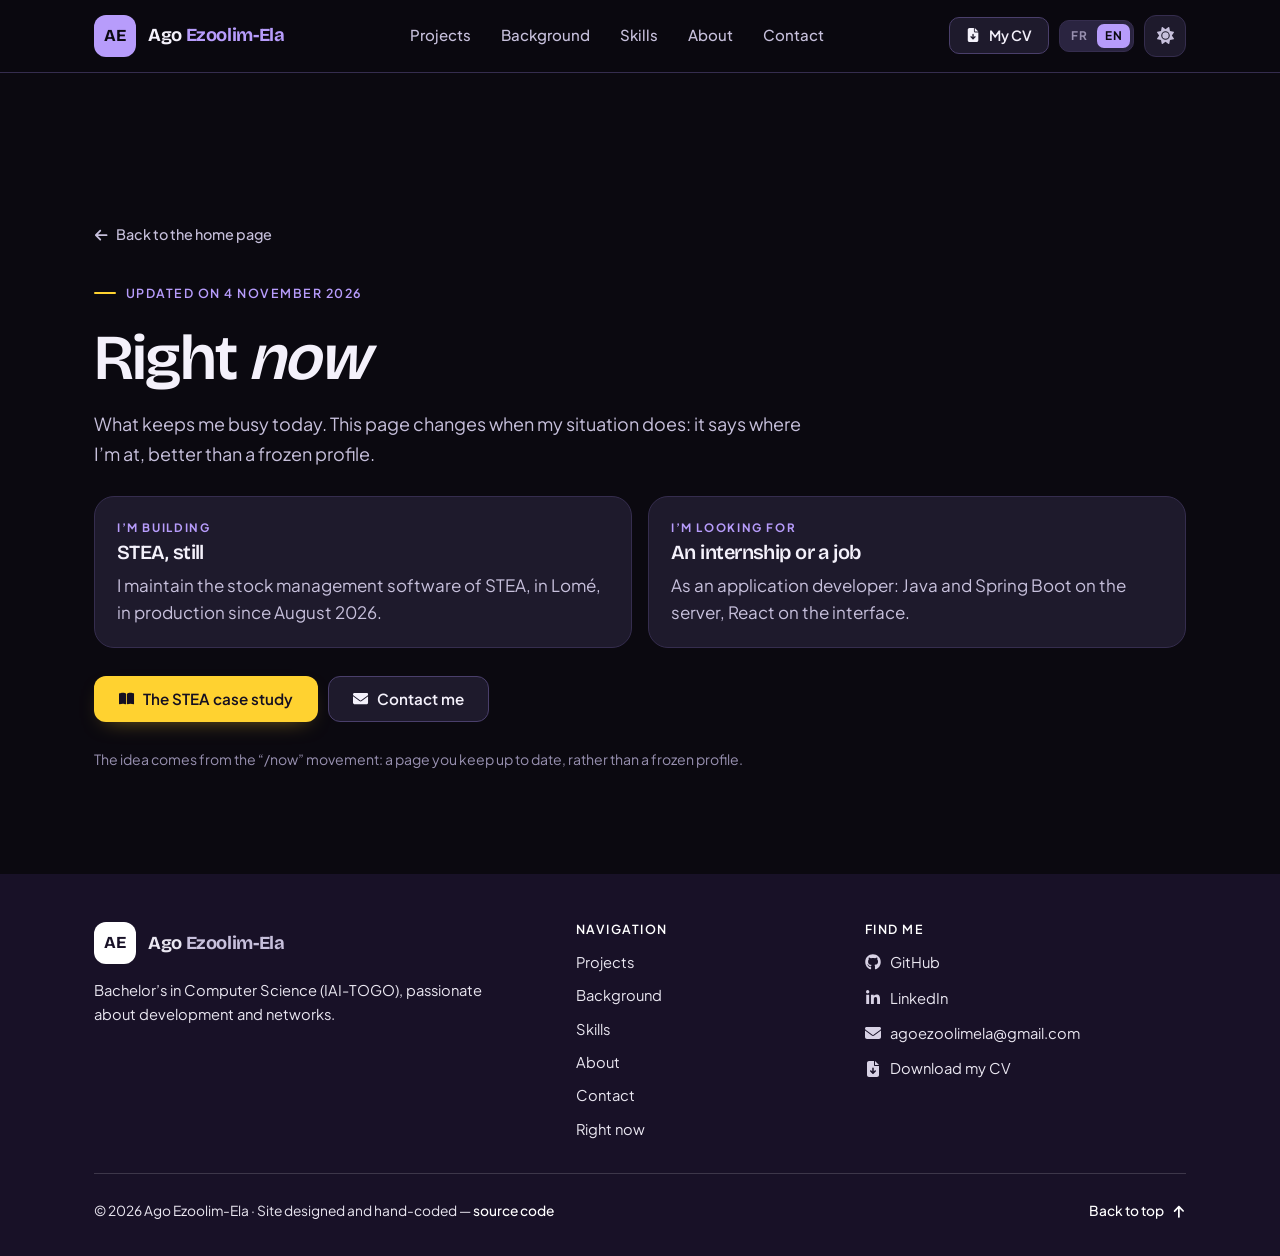
<file: en/now.html>
<!DOCTYPE html>
<html lang="en" class="no-js">
<head>
  <meta charset="UTF-8">
  <meta name="viewport" content="width=device-width, initial-scale=1.0">
  <title>Right now · Ago Ezoolim-Ela</title>
  <meta name="description" content="What Ago Ezoolim-Ela is working on right now: the STEA software in production, and looking for an internship or a developer job.">
  <meta name="color-scheme" content="light dark">
  <meta name="theme-color" id="meta-theme-color" content="#0B0910">
  <meta name="author" content="Ago Ezoolim-Ela">
  <link rel="canonical" href="https://ezoolim-ela.github.io/Portfolio/en/now.html">
  <link rel="alternate" hreflang="fr" href="https://ezoolim-ela.github.io/Portfolio/maintenant.html">
  <link rel="alternate" hreflang="en" href="https://ezoolim-ela.github.io/Portfolio/en/now.html">
  <link rel="alternate" hreflang="x-default" href="https://ezoolim-ela.github.io/Portfolio/maintenant.html">
  <meta property="og:type" content="website">
  <meta property="og:locale" content="en_US">
  <meta property="og:site_name" content="Portfolio of Ago Ezoolim-Ela">
  <meta property="og:title" content="Right now — Ago Ezoolim-Ela">
  <meta property="og:description" content="What Ago Ezoolim-Ela is working on right now: the STEA software in production, and looking for an internship or a developer job.">
  <meta property="og:url" content="https://ezoolim-ela.github.io/Portfolio/en/now.html">
  <meta property="og:image" content="https://ezoolim-ela.github.io/Portfolio/assets/og-image.jpg">
  <meta name="twitter:card" content="summary_large_image">
  <link rel="icon" href="data:image/svg+xml,%3Csvg xmlns='http://www.w3.org/2000/svg' viewBox='0 0 64 64'%3E%3Crect width='64' height='64' rx='16' fill='%234A1932'/%3E%3Ctext x='32' y='43' font-family='Arial, sans-serif' font-size='27' font-weight='800' fill='white' text-anchor='middle'%3EAE%3C/text%3E%3C/svg%3E">

  <script>
    (function () {
      var t = null;
      try { t = localStorage.getItem('theme'); } catch (e) {}
      if (t!== 'dark' && t!== 'light') t = 'dark';
      document.documentElement.setAttribute('data-theme', t);
      var m = document.getElementById('meta-theme-color');
      if (m) m.setAttribute('content', t === 'dark'? '#0B0910': '#FFFFFF');
    })();
  </script>

  <link rel="preconnect" href="https://fonts.googleapis.com">
  <link rel="preconnect" href="https://fonts.gstatic.com" crossorigin>
  <link rel="preconnect" href="https://api.fontshare.com" crossorigin>
  <link rel="preload" href="https://api.fontshare.com/v2/css?f%5B%5D=clash-display@600,700&f%5B%5D=satoshi@400,500,700&display=swap" as="style" onload="this.onload=null;this.rel='stylesheet'">
  <noscript><link rel="stylesheet" href="https://api.fontshare.com/v2/css?f%5B%5D=clash-display@600,700&f%5B%5D=satoshi@400,500,700&display=swap"></noscript>
  <!-- Police chargée sans bloquer le rendu (préchargement, puis activation) ; icônes : sprite SVG local assets/icons.svg -->
  <link rel="preload" href="https://fonts.googleapis.com/css2?family=Bricolage+Grotesque:opsz,wght@12..96,500..800&family=Plus+Jakarta+Sans:wght@400;500;600;700&family=Parisienne&family=JetBrains+Mono:wght@500&display=swap" as="style" onload="this.onload=null;this.rel='stylesheet'">
  <noscript><link rel="stylesheet" href="https://fonts.googleapis.com/css2?family=Bricolage+Grotesque:opsz,wght@12..96,500..800&family=Plus+Jakarta+Sans:wght@400;500;600;700&family=Parisienne&family=JetBrains+Mono:wght@500&display=swap"></noscript>
  <link rel="stylesheet" href="../styles.css?v=203">
  <script src="../transitions.js?v=2"></script>
</head>
<body>
  <a class="skip-link" href="#contenu">Skip to content</a>

  <!-- ===== En-tête ===== -->
  <header class="topbar" id="topbar">
    <div class="container topbar-inner">
      <a href="index.html" class="brand" aria-label="Ago Ezoolim-Ela">
        <span class="gem" aria-hidden="true">AE</span>
        <span class="brand-name">Ago <em>Ezoolim-Ela</em></span>
      </a>

      <nav class="site-nav" id="site-nav" aria-label="Main navigation">
        <ul class="nav-list">
          <li><a href="index.html#projects" class="nav-link">Projects</a></li>
          <li><a href="index.html#background" class="nav-link">Background</a></li>
          <li><a href="index.html#skills" class="nav-link">Skills</a></li>
          <li><a href="index.html#about" class="nav-link">About</a></li>
          <li><a href="index.html#contact" class="nav-link">Contact</a></li>
        </ul>
      </nav>

      <div class="topbar-actions">
        <a href="../assets/CV_Ago_Ezoolim-Ela_EN.pdf" class="btn btn-glass btn-sm btn-cv" target="_blank" rel="noopener" aria-label="My CV (PDF)">
          <svg class="icon" aria-hidden="true" focusable="false"><use href="../assets/icons.svg?v=3#file-arrow-down"></use></svg><span class="btn-cv-label">My CV</span>
        </a>
        <p class="lang-switch"><a href="../maintenant.html" hreflang="fr">FR</a><span aria-current="true">EN</span></p>
        <button class="icon-btn" id="theme-toggle" type="button" aria-label="Switch to dark mode" aria-pressed="false">
          <svg class="icon icon-moon" aria-hidden="true" focusable="false"><use href="../assets/icons.svg?v=3#moon"></use></svg>
          <svg class="icon icon-sun" aria-hidden="true" focusable="false"><use href="../assets/icons.svg?v=3#sun"></use></svg>
        </button>
        <button class="icon-btn nav-toggle" id="nav-toggle" type="button" aria-controls="site-nav" aria-expanded="false" aria-label="Open the menu">
          <svg class="icon icon-open" aria-hidden="true" focusable="false"><use href="../assets/icons.svg?v=3#bars"></use></svg>
          <svg class="icon icon-close" aria-hidden="true" focusable="false"><use href="../assets/icons.svg?v=3#xmark"></use></svg>
        </button>
      </div>
    </div>
  </header>

  <main id="contenu">
    <section class="section">
      <div class="container maintenant">
        <a href="index.html" class="case-back"><svg class="icon" aria-hidden="true" focusable="false"><use href="../assets/icons.svg?v=3#arrow-left"></use></svg> Back to the home page</a>
        <p class="eyebrow">Updated on 4 November 2026</p>
        <h1>Right <em>now</em></h1>
        <p class="section-lead">What keeps me busy today. This page changes when my situation does: it says where I’m at, better than a frozen profile.</p>
        <div class="mt-grille">
          <article class="mt-carte">
            <p class="mt-kicker">I’m building</p>
            <h2>STEA, still</h2>
            <p>I maintain the stock management software of STEA, in Lomé, in production since August 2026.</p>
          </article>
          <article class="mt-carte">
            <p class="mt-kicker">I’m looking for</p>
            <h2>An internship or a job</h2>
            <p>As an application developer: Java and Spring Boot on the server, React on the interface.</p>
          </article>
        </div>
        <div class="mt-actions">
          <a href="stea.html" class="btn btn-glow"><svg class="icon" aria-hidden="true" focusable="false"><use href="../assets/icons.svg?v=3#book-open"></use></svg> The STEA case study</a>
          <a href="index.html#contact" class="btn btn-glass"><svg class="icon" aria-hidden="true" focusable="false"><use href="../assets/icons.svg?v=3#envelope"></use></svg> Contact me</a>
        </div>
        <p class="mt-pied">The idea comes from the “/now” movement: a page you keep up to date, rather than a frozen profile.</p>
      </div>
    </section>
  </main>


  <!-- ===== Pied de page ===== -->
  <footer class="site-footer">
    <div class="container">
      <div class="footer-grid">
        <div class="footer-brand">
          <a href="index.html" class="brand" aria-label="Ago Ezoolim-Ela">
            <span class="gem" aria-hidden="true">AE</span>
            <span class="brand-name">Ago <em>Ezoolim-Ela</em></span>
          </a>
          <p>Bachelor’s in Computer Science (IAI-TOGO), passionate about development and networks.</p>
        </div>
        <nav class="footer-col" aria-label="Site map">
          <h3>Navigation</h3>
          <ul>
            <li><a href="index.html#projects">Projects</a></li>
            <li><a href="index.html#background">Background</a></li>
            <li><a href="index.html#skills">Skills</a></li>
            <li><a href="index.html#about">About</a></li>
            <li><a href="index.html#contact">Contact</a></li>
            <li><a href="now.html">Right now</a></li>
          </ul>
        </nav>
        <div class="footer-col">
          <h3>Find me</h3>
          <ul>
            <li><a href="https://github.com/Ezoolim-Ela" target="_blank" rel="noopener"><svg class="icon" aria-hidden="true" focusable="false"><use href="../assets/icons.svg?v=3#github"></use></svg> GitHub</a></li>
            <li><a href="https://linkedin.com/in/ago-ezoolim-ela" target="_blank" rel="noopener"><svg class="icon" aria-hidden="true" focusable="false"><use href="../assets/icons.svg?v=3#linkedin-in"></use></svg> LinkedIn</a></li>
            <li><a href="mailto:agoezoolimela@gmail.com"><svg class="icon" aria-hidden="true" focusable="false"><use href="../assets/icons.svg?v=3#envelope"></use></svg> agoezoolimela@gmail.com</a></li>
            <li><a href="../assets/CV_Ago_Ezoolim-Ela_EN.pdf" target="_blank" rel="noopener"><svg class="icon" aria-hidden="true" focusable="false"><use href="../assets/icons.svg?v=3#file-arrow-down"></use></svg> Download my CV</a></li>
          </ul>
        </div>
      </div>
      <div class="footer-bottom">
        <p>&copy; <span id="year">2026</span> Ago Ezoolim-Ela · Site designed and hand-coded — <a href="https://github.com/Ezoolim-Ela/Portfolio" target="_blank" rel="noopener">source code</a></p>
        <a href="#contenu" class="footer-top">Back to top <svg class="icon" aria-hidden="true" focusable="false"><use href="../assets/icons.svg?v=3#arrow-up"></use></svg></a>
      </div>
    </div>
  </footer>

  <button class="back-to-top" id="back-to-top" type="button" aria-label="Back to top">
    <svg class="icon" aria-hidden="true" focusable="false"><use href="../assets/icons.svg?v=3#arrow-up"></use></svg>
  </button>

  <script src="../script.js?v=31" defer></script>
</body>
</html>
</file>
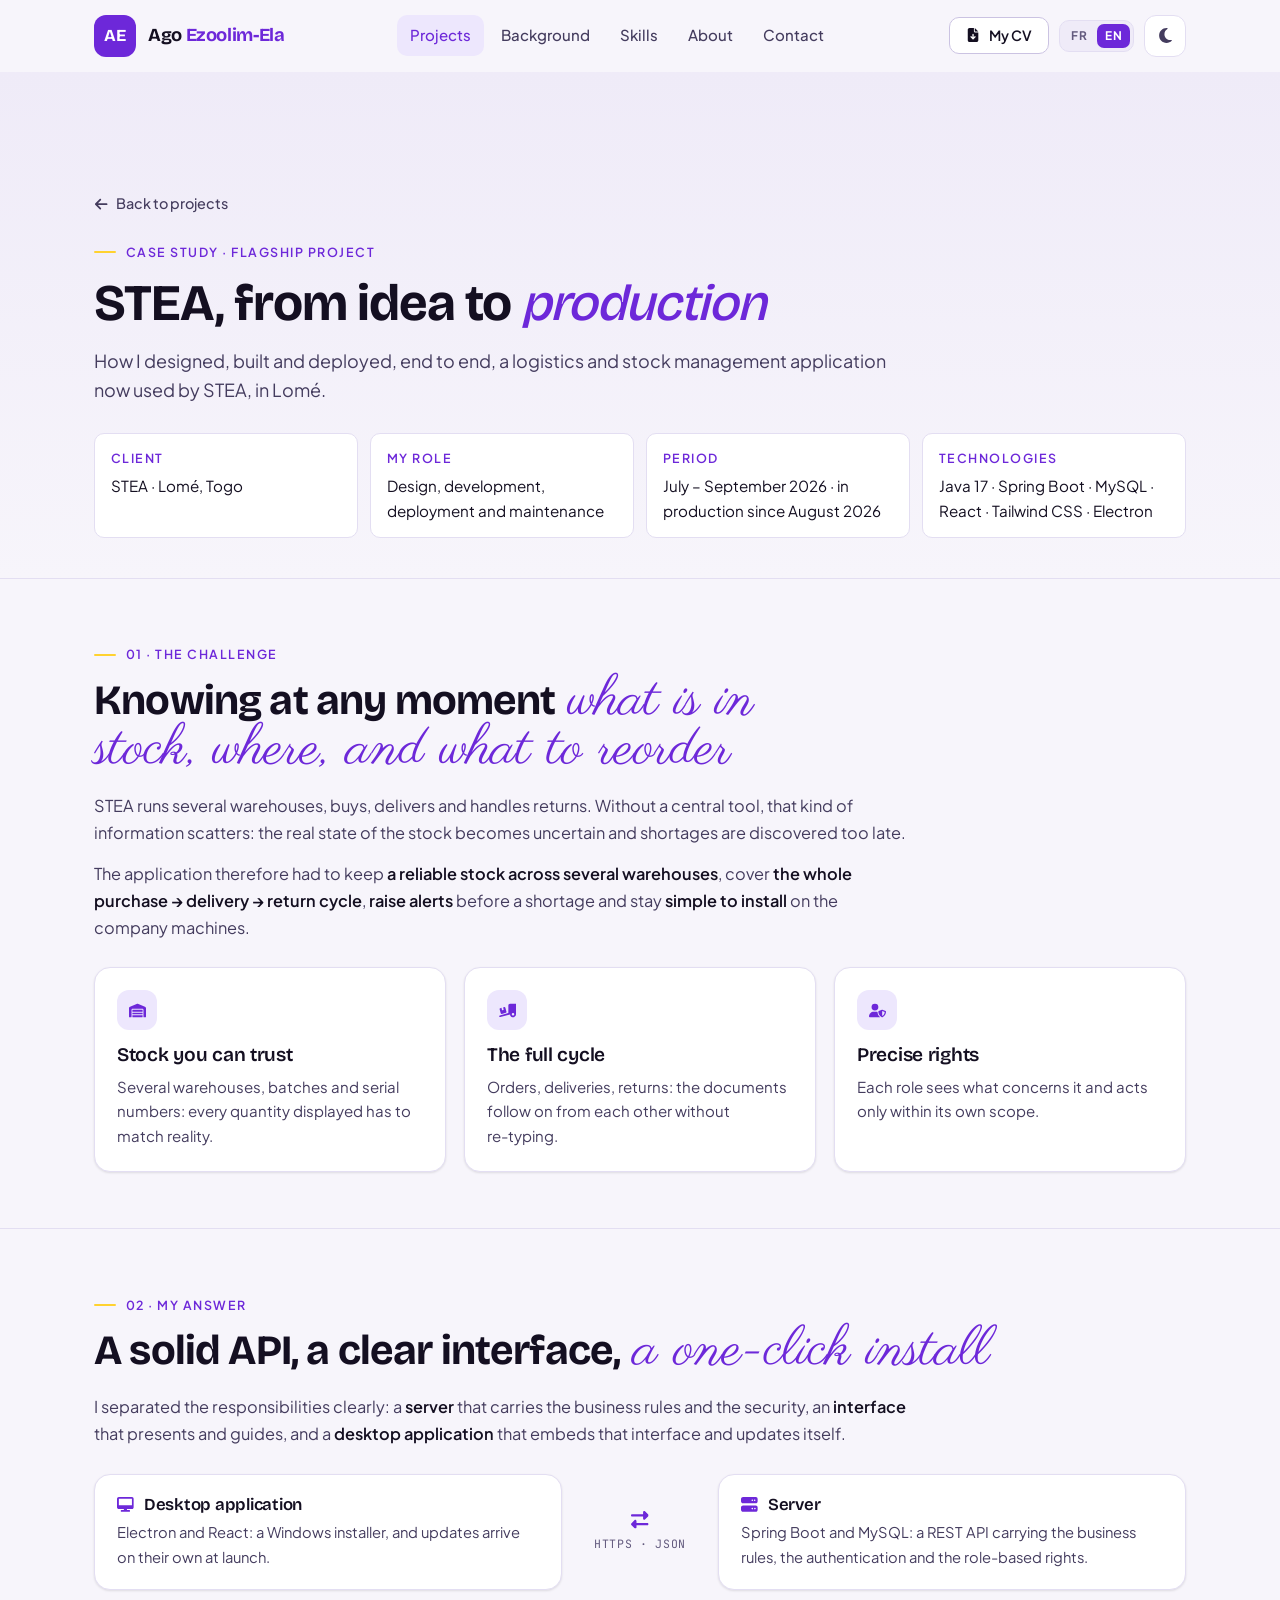
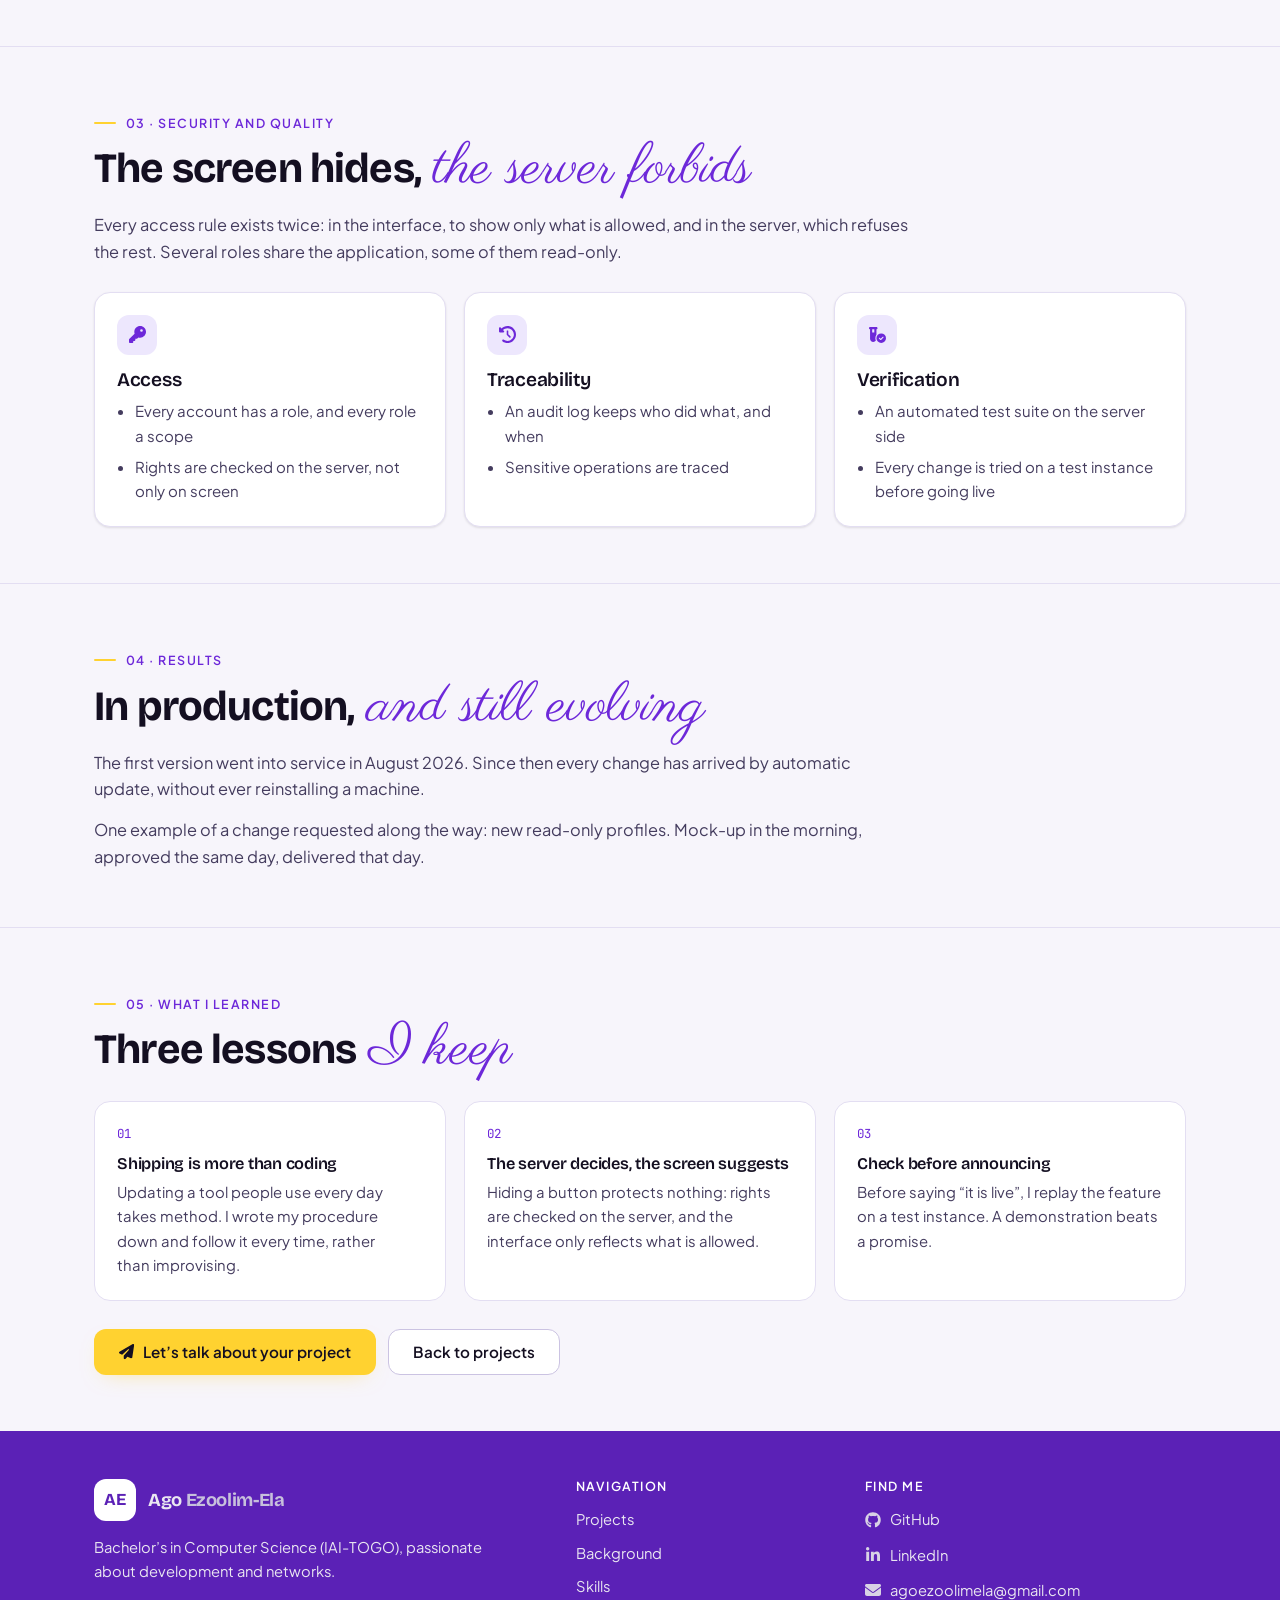
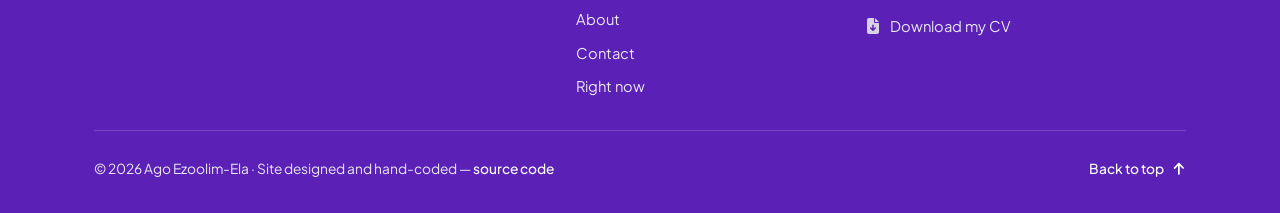
<file: en/stea.html>
<!DOCTYPE html>
<html lang="en" class="no-js">
<head>
  <meta charset="UTF-8">
  <meta name="viewport" content="width=device-width, initial-scale=1.0">
  <title>STEA, from idea to production — Case study · Ago Ezoolim-Ela</title>
  <meta name="description" content="Case study: how I designed, built and deployed STEA, a logistics and stock management application used every day in Lomé, Togo. Spring Boot, React, MySQL, Electron.">
  <meta name="color-scheme" content="light dark">
  <meta name="theme-color" id="meta-theme-color" content="#0B0910">
  <meta name="author" content="Ago Ezoolim-Ela">
  <link rel="canonical" href="https://ezoolim-ela.github.io/Portfolio/en/stea.html">
  <link rel="alternate" hreflang="fr" href="https://ezoolim-ela.github.io/Portfolio/stea.html">
  <link rel="alternate" hreflang="en" href="https://ezoolim-ela.github.io/Portfolio/en/stea.html">
  <link rel="alternate" hreflang="x-default" href="https://ezoolim-ela.github.io/Portfolio/stea.html">
  <meta property="og:type" content="article">
  <meta property="og:locale" content="en_US">
  <meta property="og:site_name" content="Portfolio of Ago Ezoolim-Ela">
  <meta property="og:title" content="STEA, from idea to production — Case study">
  <meta property="og:description" content="A logistics management application designed, built and deployed end to end, in production since August 2026.">
  <meta property="og:url" content="https://ezoolim-ela.github.io/Portfolio/en/stea.html">
  <meta property="og:image" content="https://ezoolim-ela.github.io/Portfolio/assets/og-image.jpg">
  <meta name="twitter:card" content="summary_large_image">
  <link rel="icon" href="data:image/svg+xml,%3Csvg xmlns='http://www.w3.org/2000/svg' viewBox='0 0 64 64'%3E%3Crect width='64' height='64' rx='16' fill='%234A1932'/%3E%3Ctext x='32' y='43' font-family='Arial, sans-serif' font-size='27' font-weight='800' fill='white' text-anchor='middle'%3EAE%3C/text%3E%3C/svg%3E">

  <script>
    (function () {
      var t = null;
      try { t = localStorage.getItem('theme'); } catch (e) {}
      if (t!== 'dark' && t!== 'light') t = 'light';
      document.documentElement.setAttribute('data-theme', t);
      var m = document.getElementById('meta-theme-color');
      if (m) m.setAttribute('content', t === 'dark'? '#0B0910': '#FFFFFF');
    })();
  </script>

  <link rel="preconnect" href="https://fonts.googleapis.com">
  <link rel="preconnect" href="https://fonts.gstatic.com" crossorigin>
  <link rel="preconnect" href="https://api.fontshare.com" crossorigin>
  <link rel="preload" href="https://api.fontshare.com/v2/css?f%5B%5D=clash-display@600,700&f%5B%5D=satoshi@400,500,700&display=swap" as="style" onload="this.onload=null;this.rel='stylesheet'">
  <noscript><link rel="stylesheet" href="https://api.fontshare.com/v2/css?f%5B%5D=clash-display@600,700&f%5B%5D=satoshi@400,500,700&display=swap"></noscript>
  <!-- Police chargée sans bloquer le rendu (préchargement, puis activation) ; icônes : sprite SVG local assets/icons.svg -->
  <link rel="preload" href="https://fonts.googleapis.com/css2?family=Bricolage+Grotesque:opsz,wght@12..96,500..800&family=Plus+Jakarta+Sans:wght@400;500;600;700&family=Parisienne&family=JetBrains+Mono:wght@500&display=swap" as="style" onload="this.onload=null;this.rel='stylesheet'">
  <noscript><link rel="stylesheet" href="https://fonts.googleapis.com/css2?family=Bricolage+Grotesque:opsz,wght@12..96,500..800&family=Plus+Jakarta+Sans:wght@400;500;600;700&family=Parisienne&family=JetBrains+Mono:wght@500&display=swap"></noscript>
  <link rel="stylesheet" href="../styles.css?v=203">
  <script src="../transitions.js?v=2"></script>
</head>
<body>
  <a class="skip-link" href="#contenu">Skip to content</a>

  <!-- ===== En-tête ===== -->
  <header class="topbar" id="topbar">
    <div class="container topbar-inner">
      <a href="index.html" class="brand" aria-label="Ago Ezoolim-Ela">
        <span class="gem" aria-hidden="true">AE</span>
        <span class="brand-name">Ago <em>Ezoolim-Ela</em></span>
      </a>

      <nav class="site-nav" id="site-nav" aria-label="Main navigation">
        <ul class="nav-list">
          <li><a href="index.html#projects" class="nav-link is-active" aria-current="page">Projects</a></li>
          <li><a href="index.html#background" class="nav-link">Background</a></li>
          <li><a href="index.html#skills" class="nav-link">Skills</a></li>
          <li><a href="index.html#about" class="nav-link">About</a></li>
          <li><a href="index.html#contact" class="nav-link">Contact</a></li>
        </ul>
      </nav>

      <div class="topbar-actions">
        <a href="../assets/CV_Ago_Ezoolim-Ela_EN.pdf" class="btn btn-glass btn-sm btn-cv" target="_blank" rel="noopener" aria-label="My CV (PDF)">
          <svg class="icon" aria-hidden="true" focusable="false"><use href="../assets/icons.svg?v=3#file-arrow-down"></use></svg><span class="btn-cv-label">My CV</span>
        </a>
        <p class="lang-switch"><a href="../stea.html" hreflang="fr">FR</a><span aria-current="true">EN</span></p>
        <button class="icon-btn" id="theme-toggle" type="button" aria-label="Switch to dark mode" aria-pressed="false">
          <svg class="icon icon-moon" aria-hidden="true" focusable="false"><use href="../assets/icons.svg?v=3#moon"></use></svg>
          <svg class="icon icon-sun" aria-hidden="true" focusable="false"><use href="../assets/icons.svg?v=3#sun"></use></svg>
        </button>
        <button class="icon-btn nav-toggle" id="nav-toggle" type="button" aria-controls="site-nav" aria-expanded="false" aria-label="Open the menu">
          <svg class="icon icon-open" aria-hidden="true" focusable="false"><use href="../assets/icons.svg?v=3#bars"></use></svg>
          <svg class="icon icon-close" aria-hidden="true" focusable="false"><use href="../assets/icons.svg?v=3#xmark"></use></svg>
        </button>
      </div>
    </div>
  </header>

  <main id="contenu">

    <!-- ===== En-tête de l’étude de cas ===== -->
    <section class="case-hero" id="stea">
      <div class="container">
        <a href="index.html#projects" class="case-back"><svg class="icon" aria-hidden="true" focusable="false"><use href="../assets/icons.svg?v=3#arrow-left"></use></svg> Back to projects</a>
        <p class="eyebrow">Case study · flagship project</p>
        <h1>STEA, from idea to <em style="font-style: italic; font-weight: 500; color: var(--primary);">production</em></h1>
        <p class="section-lead">How I designed, built and deployed, end to end, a logistics and stock management application now used by STEA, in Lomé.</p>

        <dl class="case-meta">
          <div><dt>Client</dt><dd>STEA · Lomé, Togo</dd></div>
          <div><dt>My role</dt><dd>Design, development, deployment and maintenance</dd></div>
          <div><dt>Period</dt><dd>July – September 2026 · in production since August 2026</dd></div>
          <div><dt>Technologies</dt><dd>Java 17 · Spring Boot · MySQL · React · Tailwind CSS · Electron</dd></div>
        </dl>

      </div>
    </section>

    <!-- ===== Le défi ===== -->
    <section class="case-section" id="challenge">
      <div class="container">
        <p class="eyebrow">01 · The challenge</p>
        <h2>Knowing at any moment <em>what is in stock, where, and what to reorder</em></h2>
        <div class="case-prose">
          <p>STEA runs several warehouses, buys, delivers and handles returns. Without a central tool, that kind of information scatters: the real state of the stock becomes uncertain and shortages are discovered too late.</p>
          <p>The application therefore had to keep <strong>a reliable stock across several warehouses</strong>, cover <strong>the whole purchase → delivery → return cycle</strong>, <strong>raise alerts</strong> before a shortage and stay <strong>simple to install</strong> on the company machines.</p>
        </div>

        <div class="case-grid" data-stagger>
          <article class="case-card reveal">
            <span class="case-icon" aria-hidden="true"><svg class="icon" aria-hidden="true" focusable="false"><use href="../assets/icons.svg?v=3#warehouse"></use></svg></span>
            <h3>Stock you can trust</h3>
            <p>Several warehouses, batches and serial numbers: every quantity displayed has to match reality.</p>
          </article>
          <article class="case-card reveal">
            <span class="case-icon" aria-hidden="true"><svg class="icon" aria-hidden="true" focusable="false"><use href="../assets/icons.svg?v=3#truck-ramp-box"></use></svg></span>
            <h3>The full cycle</h3>
            <p>Orders, deliveries, returns: the documents follow on from each other without re-typing.</p>
          </article>
          <article class="case-card reveal">
            <span class="case-icon" aria-hidden="true"><svg class="icon" aria-hidden="true" focusable="false"><use href="../assets/icons.svg?v=3#user-shield"></use></svg></span>
            <h3>Precise rights</h3>
            <p>Each role sees what concerns it and acts only within its own scope.</p>
          </article>
        </div>
      </div>
    </section>

    <!-- ===== Ma réponse ===== -->
    <section class="case-section" id="answer">
      <div class="container">
        <p class="eyebrow">02 · My answer</p>
        <h2>A solid API, a clear interface, <em>a one-click install</em></h2>
        <div class="case-prose">
          <p>I separated the responsibilities clearly: a <strong>server</strong> that carries the business rules and the security, an <strong>interface</strong> that presents and guides, and a <strong>desktop application</strong> that embeds that interface and updates itself.</p>
        </div>

        <div class="arch">
          <div class="arch-box reveal">
            <h3><svg class="icon" aria-hidden="true" focusable="false"><use href="../assets/icons.svg?v=3#desktop"></use></svg> Desktop application</h3>
            <p>Electron and React: a Windows installer, and updates arrive on their own at launch.</p>
          </div>
          <div class="arch-link" aria-hidden="true"><svg class="icon" aria-hidden="true" focusable="false"><use href="../assets/icons.svg?v=3#right-left"></use></svg>HTTPS · JSON</div>
          <div class="arch-box reveal">
            <h3><svg class="icon" aria-hidden="true" focusable="false"><use href="../assets/icons.svg?v=3#server"></use></svg> Server</h3>
            <p>Spring Boot and MySQL: a REST API carrying the business rules, the authentication and the role-based rights.</p>
          </div>
        </div>

      </div>
    </section>

    <!-- ===== Sécurité et qualité ===== -->
    <section class="case-section" id="quality">
      <div class="container">
        <p class="eyebrow">03 · Security and quality</p>
        <h2>The screen hides, <em>the server forbids</em></h2>
        <div class="case-prose">
          <p>Every access rule exists twice: in the interface, to show only what is allowed, and in the server, which refuses the rest. Several roles share the application, some of them read-only.</p>
        </div>
        <div class="case-grid" data-stagger>
          <article class="case-card reveal">
            <span class="case-icon" aria-hidden="true"><svg class="icon" aria-hidden="true" focusable="false"><use href="../assets/icons.svg?v=3#key"></use></svg></span>
            <h3>Access</h3>
            <ul>
              <li>Every account has a role, and every role a scope</li>
              <li>Rights are checked on the server, not only on screen</li>
              
            </ul>
          </article>
          <article class="case-card reveal">
            <span class="case-icon" aria-hidden="true"><svg class="icon" aria-hidden="true" focusable="false"><use href="../assets/icons.svg?v=3#clock-rotate-left"></use></svg></span>
            <h3>Traceability</h3>
            <ul>
              <li>An audit log keeps who did what, and when</li>
              <li>Sensitive operations are traced</li>
              
            </ul>
          </article>
          <article class="case-card reveal">
            <span class="case-icon" aria-hidden="true"><svg class="icon" aria-hidden="true" focusable="false"><use href="../assets/icons.svg?v=3#vial-circle-check"></use></svg></span>
            <h3>Verification</h3>
            <ul>
              <li>An automated test suite on the server side</li>
              <li>Every change is tried on a test instance before going live</li>
              
            </ul>
          </article>
        </div>
      </div>
    </section>

    <!-- ===== Résultats ===== -->
    <section class="case-section" id="results">
      <div class="container">
        <p class="eyebrow">04 · Results</p>
        <h2>In production, <em>and still evolving</em></h2>
        <div class="case-prose">
          <p>The first version went into service in August 2026. Since then every change has arrived by automatic update, without ever reinstalling a machine.</p>
          <p>One example of a change requested along the way: new read-only profiles. Mock-up in the morning, approved the same day, delivered that day.</p>
        </div>

      </div>
    </section>

    <!-- ===== Ce que j’ai appris ===== -->
    <section class="case-section" id="lessons">
      <div class="container">
        <p class="eyebrow">05 · What I learned</p>
        <h2>Three lessons <em>I keep</em></h2>
        <ol class="lessons" data-stagger>
          <li class="reveal">
            <h3>Shipping is more than coding</h3>
            <p>Updating a tool people use every day takes method. I wrote my procedure down and follow it every time, rather than improvising.</p>
          </li>
          <li class="reveal">
            <h3>The server decides, the screen suggests</h3>
            <p>Hiding a button protects nothing: rights are checked on the server, and the interface only reflects what is allowed.</p>
          </li>
          <li class="reveal">
            <h3>Check before announcing</h3>
            <p>Before saying “it is live”, I replay the feature on a test instance. A demonstration beats a promise.</p>
          </li>
        </ol>

        <div class="case-cta">
          <a href="index.html#contact" class="btn btn-glow"><svg class="icon" aria-hidden="true" focusable="false"><use href="../assets/icons.svg?v=3#paper-plane"></use></svg> Let’s talk about your project</a>
          <a href="index.html#projects" class="btn btn-glass">Back to projects</a>
        </div>
      </div>
    </section>

  </main>

  <!-- ===== Galerie des écrans (même composant que la page d’accueil) ===== -->
  <!-- ===== Pied de page ===== -->
  <footer class="site-footer">
    <div class="container">
      <div class="footer-grid">
        <div class="footer-brand">
          <a href="index.html" class="brand" aria-label="Ago Ezoolim-Ela">
            <span class="gem" aria-hidden="true">AE</span>
            <span class="brand-name">Ago <em>Ezoolim-Ela</em></span>
          </a>
          <p>Bachelor’s in Computer Science (IAI-TOGO), passionate about development and networks.</p>
        </div>
        <nav class="footer-col" aria-label="Site map">
          <h3>Navigation</h3>
          <ul>
            <li><a href="index.html#projects">Projects</a></li>
            <li><a href="index.html#background">Background</a></li>
            <li><a href="index.html#skills">Skills</a></li>
            <li><a href="index.html#about">About</a></li>
            <li><a href="index.html#contact">Contact</a></li>
            <li><a href="now.html">Right now</a></li>
          </ul>
        </nav>
        <div class="footer-col">
          <h3>Find me</h3>
          <ul>
            <li><a href="https://github.com/Ezoolim-Ela" target="_blank" rel="noopener"><svg class="icon" aria-hidden="true" focusable="false"><use href="../assets/icons.svg?v=3#github"></use></svg> GitHub</a></li>
            <li><a href="https://linkedin.com/in/ago-ezoolim-ela" target="_blank" rel="noopener"><svg class="icon" aria-hidden="true" focusable="false"><use href="../assets/icons.svg?v=3#linkedin-in"></use></svg> LinkedIn</a></li>
            <li><a href="mailto:agoezoolimela@gmail.com"><svg class="icon" aria-hidden="true" focusable="false"><use href="../assets/icons.svg?v=3#envelope"></use></svg> agoezoolimela@gmail.com</a></li>
            <li><a href="../assets/CV_Ago_Ezoolim-Ela_EN.pdf" target="_blank" rel="noopener"><svg class="icon" aria-hidden="true" focusable="false"><use href="../assets/icons.svg?v=3#file-arrow-down"></use></svg> Download my CV</a></li>
          </ul>
        </div>
      </div>
      <div class="footer-bottom">
        <p>&copy; <span id="year">2026</span> Ago Ezoolim-Ela · Site designed and hand-coded — <a href="https://github.com/Ezoolim-Ela/Portfolio" target="_blank" rel="noopener">source code</a></p>
        <a href="#contenu" class="footer-top">Back to top <svg class="icon" aria-hidden="true" focusable="false"><use href="../assets/icons.svg?v=3#arrow-up"></use></svg></a>
      </div>
    </div>
  </footer>

  <button class="back-to-top" id="back-to-top" type="button" aria-label="Back to top">
    <svg class="icon" aria-hidden="true" focusable="false"><use href="../assets/icons.svg?v=3#arrow-up"></use></svg>
  </button>

  <script src="../script.js?v=31" defer></script>
</body>
</html>
</file>
<file: styles.css>
/* ==========================================================
   Ago Ezoolim-Ela — Maquette « Améthyste épurée »
   Violet franc, fonds clairs, cartes nettes, aucun effet gratuit.
   Thème clair par défaut, mode sombre sobre en option.
   ========================================================== */

/* Polices de repli aux métriques alignées sur Fraunces et Plus Jakarta Sans
   (size-adjust / ascent / descent calculés depuis les fichiers de police) : le texte
   garde la même hauteur avant et après l'arrivée des polices web, donc pas de décalage. */
@font-face { font-family: 'Bricolage Fallback'; src: local('Arial'); size-adjust: 104%; ascent-override: 92%; descent-override: 24%; line-gap-override: 0%; }
@font-face { font-family: 'Plus Jakarta Sans Fallback'; src: local('Arial'); size-adjust: 109.32%; ascent-override: 94.95%; descent-override: 20.31%; line-gap-override: 0%; }

:root {
  --bg: #F7F5FB;
  --surface: #FFFFFF;
  --surface-2: #EFEBF8;
  --border: #E3DEF2;
  --border-strong: #CBC3E2;

  --text: #140F21;
  --text-2: #443C5E;
  --text-3: #635A7E; /* ≥ 4,8:1 sur toutes les surfaces claires */

  --primary: #6D28D9;
  --primary-strong: #4C1D95;
  --primary-soft: #EDE7FD;
  --primary-soft-text: #4C1D95;
  --primary-rgb: 109, 40, 217;

  --success: #1B7045;
  --success-soft: #E0F2E8;
  --danger: #A3243A;
  --danger-soft: #FBE3E6;

  --shadow-sm: 0 1px 2px rgba(8, 6, 14, 0.05), 0 1px 3px rgba(8, 6, 14, 0.06);
  --shadow-md: 0 10px 30px -22px rgba(8, 6, 14, 0.45), 0 2px 6px rgba(8, 6, 14, 0.04);
  --shadow-lg: 0 24px 50px -28px rgba(8, 6, 14, 0.45), 0 8px 18px -12px rgba(8, 6, 14, 0.12);

  /* Typographie : Fraunces (titres, tailles optiques), Plus Jakarta Sans (texte), JetBrains Mono (dates, numéros) */
  --font-display: 'Bricolage Grotesque', 'Bricolage Fallback', Arial, sans-serif;
  --font-body: 'Plus Jakarta Sans', 'Plus Jakarta Sans Fallback', system-ui, -apple-system, 'Segoe UI', sans-serif;
  --font-mono: 'JetBrains Mono', ui-monospace, Consolas, monospace;
  --fs-xs: 0.78rem;    /* 12,5 px — étiquettes */
  --fs-sm: 0.9rem;     /* 14,5 px — notes, puces */
  --fs-base: 1rem;     /* 16-17 px — texte courant */
  --fs-md: 1.125rem;   /* 18 px — accroches */
  --fs-h3: 1.2rem;     /* 19 px — titres de cartes */
  --fs-h2: clamp(1.9rem, 1.3rem + 2vw, 2.6rem);
  --fs-h1: clamp(2.6rem, 1.6rem + 4.2vw, 4.4rem);
  --tracking-caps: 0.12em;

  --radius-sm: 10px;
  --radius: 16px;
  --radius-lg: 22px;
  --header-h: 72px;
  --ease: cubic-bezier(0.4, 0, 0.2, 1);
  color-scheme: light;
}

[data-theme="dark"] {
  --bg: #0B0910;
  --surface: #1E1A2C;
  --surface-2: #2A2440;
  --border: #352D4E;
  --border-strong: #4A3F6B;

  --text: #F4F1FB;
  --text-2: #C7C0DC;
  --text-3: #9890B0;

  --primary: #B79CFB;
  --primary-strong: #C4BCD7;
  --primary-soft: rgba(183, 156, 251, 0.15);
  --primary-soft-text: #E9E3FB;
  --primary-rgb: 183, 156, 251;

  --success: #5FD39A;
  --success-soft: rgba(95, 211, 154, 0.14);
  --danger: #F29AAA;
  --danger-soft: rgba(242, 154, 170, 0.14);

  --shadow-sm: 0 1px 2px rgba(0, 0, 0, 0.3);
  --shadow-md: 0 10px 30px -22px rgba(0, 0, 0, 0.7), 0 2px 6px rgba(0, 0, 0, 0.3);
  --shadow-lg: 0 24px 50px -28px rgba(0, 0, 0, 0.8), 0 8px 18px -12px rgba(0, 0, 0, 0.4);
  color-scheme: dark;
}

/* ---------- Base ---------- */
*, *::before, *::after { box-sizing: border-box; }
* { margin: 0; }
html { scroll-behavior: smooth; scroll-padding-top: calc(var(--header-h) + 16px); -webkit-text-size-adjust: 100%; }
body {
  background: var(--bg);
  color: var(--text);
  font-family: var(--font-body);
  font-size: clamp(1rem, 0.95rem + 0.2vw, 1.0625rem);
  font-weight: 400;
  line-height: 1.65;
  font-optical-sizing: auto;
  -webkit-font-smoothing: antialiased;
  overflow-x: hidden;
  transition: background-color 0.3s var(--ease), color 0.3s var(--ease);
}
img { display: block; max-width: 100%; }
a { color: inherit; text-decoration: none; }
ul, ol { list-style: none; padding: 0; }
button, input, textarea { font: inherit; color: inherit; }
button { cursor: pointer; background: none; border: 0; }
strong { font-weight: 600; color: var(--text); }
h1, h2, h3 { line-height: 1.15; text-wrap: balance; }
h1, h2 { font-family: var(--font-display); font-weight: 600; letter-spacing: -0.015em; }
h3 { font-weight: 600; letter-spacing: -0.01em; }
p { text-wrap: pretty; }
h2 em { font-style: italic; font-weight: 500; color: var(--primary); }
.brand-name em { font-style: normal; color: var(--primary); }
.hero-role em { font-family: inherit; font-style: normal; font-weight: 600; color: var(--primary); }
.caps { font-family: var(--font-body); font-size: var(--fs-xs); font-weight: 600; letter-spacing: var(--tracking-caps); text-transform: uppercase; }
:focus-visible { outline: 2px solid var(--primary); outline-offset: 3px; border-radius: 6px; }
::selection { background: var(--primary); color: #fff; }
.nowrap { white-space: nowrap; }
.sr-only { position: absolute; width: 1px; height: 1px; padding: 0; margin: -1px; overflow: hidden; clip: rect(0, 0, 0, 0); white-space: nowrap; border: 0; }

.container { width: 100%; max-width: 1140px; margin-inline: auto; padding-inline: 24px; }

.skip-link {
  position: absolute; top: 8px; left: 8px; z-index: 2000;
  padding: 10px 16px; background: var(--primary); color: #fff; border-radius: var(--radius-sm); font-weight: 500;
  transform: translateY(-200%); transition: transform 0.2s var(--ease);
}
.skip-link:focus { transform: translateY(0); }

/* ---------- Boutons ---------- */
.btn {
  display: inline-flex; align-items: center; justify-content: center; gap: 9px;
  padding: 13px 24px; border-radius: 12px; border: 1px solid transparent;
  font-weight: 600; font-size: 0.95rem; line-height: 1.2; white-space: nowrap;
  transition: transform 0.2s var(--ease), box-shadow 0.2s var(--ease), background-color 0.2s var(--ease), border-color 0.2s var(--ease), color 0.2s var(--ease);
}
.btn:active { transform: translateY(1px); }
.btn-sm { padding: 9px 16px; font-size: 0.88rem; border-radius: 10px; }
.btn-block { width: 100%; }
.btn-glow { background: var(--primary); color: #fff; box-shadow: 0 8px 20px -12px rgba(var(--primary-rgb), 0.8); }
.btn-glow:hover { background: var(--primary-strong); transform: translateY(-1px); }
[data-theme="dark"] .btn-glow { color: #0B0910; }
.btn-glass { background: var(--surface); border-color: var(--border-strong); color: var(--text); }
.btn-glass:hover { border-color: var(--primary); color: var(--primary); transform: translateY(-1px); }

.icon-btn {
  display: inline-flex; align-items: center; justify-content: center;
  width: 42px; height: 42px; border-radius: 12px;
  background: var(--surface); border: 1px solid var(--border); color: var(--text-2);
  transition: color 0.2s var(--ease), border-color 0.2s var(--ease), transform 0.2s var(--ease);
}
.icon-btn:hover { color: var(--primary); border-color: var(--primary); transform: translateY(-1px); }
.link-arrow { display: inline-flex; align-items: center; gap: 8px; font-weight: 500; color: var(--primary); }
.link-arrow .icon { font-size: 0.8em; transition: transform 0.2s var(--ease); }
.link-arrow:hover { text-decoration: underline; text-underline-offset: 4px; }
.link-arrow:hover .icon { transform: translate(2px, -2px); }

/* ---------- Cartes ---------- */
.glass, .card {
  position: relative;
  background: var(--surface);
  border: 1px solid var(--border);
  border-radius: var(--radius-lg);
  padding: 28px;
  box-shadow: var(--shadow-sm);
  transition: transform 0.25s var(--ease), border-color 0.25s var(--ease), box-shadow 0.25s var(--ease);
}
.glass:hover, .card:hover { transform: translateY(-3px); border-color: var(--border-strong); box-shadow: var(--shadow-md); }
.icon-gem {
  display: inline-flex; align-items: center; justify-content: center; flex: none;
  width: 42px; height: 42px; border-radius: 12px;
  background: var(--primary-soft); color: var(--primary); font-size: 1rem;
}
.icon-gem.lg { width: 50px; height: 50px; border-radius: 14px; font-size: 1.2rem; }

/* ---------- En-tête ---------- */
.topbar {
  position: sticky; top: 0; z-index: 1000; height: var(--header-h);
  background: var(--bg);
  background: color-mix(in srgb, var(--bg) 84%, transparent);
  -webkit-backdrop-filter: blur(14px); backdrop-filter: blur(14px);
  border-bottom: 1px solid transparent;
  transition: border-color 0.25s var(--ease), box-shadow 0.25s var(--ease);
}
.topbar.is-scrolled { border-bottom-color: var(--border); box-shadow: var(--shadow-sm); }
.topbar-inner { position: relative; display: flex; align-items: center; justify-content: space-between; gap: 24px; height: 100%; }
.brand { display: inline-flex; align-items: center; gap: 12px; }
.gem {
  display: inline-flex; align-items: center; justify-content: center;
  width: 42px; height: 42px; border-radius: 12px;
  background: var(--primary); color: #fff; font-family: var(--font-display); font-weight: 700; font-size: 1.05rem;
}
[data-theme="dark"] .gem { color: #0B0910; }
.brand-name { font-family: var(--font-display); font-weight: 600; font-size: 1.15rem; letter-spacing: -0.01em; }
.nav-list { display: flex; align-items: center; gap: 4px; }
.nav-link {
  display: inline-block; padding: 8px 13px; border-radius: 10px;
  font-size: 0.94rem; font-weight: 500; color: var(--text-2);
  transition: color 0.2s var(--ease), background-color 0.2s var(--ease);
}
.nav-link:hover { color: var(--text); background: var(--surface-2); }
.nav-link.is-active { color: var(--primary); background: var(--primary-soft); }
.topbar-actions { display: flex; align-items: center; gap: 10px; }
.nav-toggle { display: none; }
.nav-toggle .icon-close { display: none; }
.nav-toggle[aria-expanded="true"] .icon-open { display: none; }
.nav-toggle[aria-expanded="true"] .icon-close { display: inline-block; }
#theme-toggle .icon-sun { display: none; }
[data-theme="dark"] #theme-toggle .icon-moon { display: none; }
[data-theme="dark"] #theme-toggle .icon-sun { display: inline-block; }

/* ---------- Accueil ---------- */
.hero { position: relative; display: grid; align-content: center; min-height: min(76vh, 680px); padding-block: clamp(3rem, 7vw, 5.5rem) clamp(3.5rem, 7vw, 5.5rem); }
.hero::before {
  content: ''; position: absolute; inset: 0; z-index: -1;
  background: radial-gradient(60% 55% at 85% 10%, rgba(var(--primary-rgb), 0.10), transparent 70%);
}
/* l'accueil n'a plus qu'une colonne : le texte ne s'étire pas sur toute la largeur */
.hero-grid { display: grid; grid-template-columns: minmax(0, 1fr); align-items: center; }
.hero-copy { max-width: 40rem; }
/* Le portrait n'est plus centré sur la hauteur du texte : l'arrivée des polices ne le fait plus bouger (CLS) */
.hero-portrait { margin-top: 28px; }
.pill {
  display: inline-flex; align-items: center; gap: 10px; padding: 7px 14px 7px 11px; border-radius: 999px;
  background: var(--success-soft); color: var(--success); font-size: 0.86rem; font-weight: 500; margin-bottom: 24px; text-align: left;
}
.pill-dot { flex: none; }
.pill-dot { width: 8px; height: 8px; border-radius: 50%; background: currentColor; animation: pulse 2.4s ease-in-out infinite; }
@keyframes pulse { 0%, 100% { opacity: 1; } 50% { opacity: 0.35; } }
.hello { font-family: var(--font-display); font-style: italic; font-weight: 500; color: var(--primary); font-size: 1.25rem; margin-bottom: 8px; }
.hero-name { font-size: var(--fs-h1); line-height: 1.04; letter-spacing: -0.025em; margin-bottom: 18px; }
.hero-role { font-size: clamp(1.1rem, 1rem + 0.6vw, 1.3rem); font-weight: 500; line-height: 1.4; margin-bottom: 14px; }
.hero-lead { color: var(--text-2); font-size: var(--fs-md); line-height: 1.6; max-width: 52ch; margin-bottom: 30px; }
.hero-actions { display: flex; flex-wrap: wrap; gap: 12px; margin-bottom: 28px; }
.hero-stats { display: flex; flex-wrap: wrap; gap: 10px 16px; font-size: 0.88rem; color: var(--text-2); font-weight: 500; }
.hero-stats li { display: inline-flex; align-items: center; gap: 9px; }
.hero-stats .icon { color: var(--primary); font-size: 0.8em; }

.hero-portrait { position: relative; display: grid; place-items: center; min-height: 420px; }
.portrait-ring {
  position: relative; width: min(360px, 78%); aspect-ratio: 1; border-radius: 50%; padding: 6px;
  background: var(--surface); border: 1px solid var(--border); box-shadow: var(--shadow-lg);
}
.portrait-ring img { width: 100%; height: 100%; object-fit: cover; object-position: 50% 18%; border-radius: 50%; }
.float-chip {
  position: absolute; display: inline-flex; align-items: center; gap: 9px;
  padding: 9px 14px; border-radius: 999px;
  background: var(--surface); border: 1px solid var(--border); color: var(--text); font-size: 0.85rem; font-weight: 500; white-space: nowrap;
  box-shadow: var(--shadow-md);
}
.float-chip .icon { color: var(--primary); }
.chip-1 { top: 8%; left: 0; }
.chip-2 { bottom: 12%; left: 2%; }
.chip-3 { top: 48%; right: -2%; }

/* ---------- Sections ---------- */
.section { position: relative; padding-block: clamp(4rem, 8vw, 6.5rem); border-top: 1px solid var(--border); }
.section:nth-of-type(even) { background: var(--surface); }
[data-theme="dark"] .section:nth-of-type(even) { background: color-mix(in srgb, var(--surface) 55%, var(--bg)); }
.section-head { max-width: 680px; margin-bottom: clamp(2.2rem, 4vw, 3.2rem); }
.eyebrow {
  display: inline-flex; align-items: center; gap: 10px;
  font-family: var(--font-body); font-size: var(--fs-xs); font-weight: 600; letter-spacing: var(--tracking-caps); text-transform: uppercase; color: var(--primary); margin-bottom: 12px;
}
.eyebrow::before { content: ''; width: 22px; height: 2px; border-radius: 2px; background: var(--primary); }
.section-head h2 { font-size: var(--fs-h2); }
.section-lead { color: var(--text-2); font-size: var(--fs-md); margin-top: 14px; max-width: 56ch; }

/* ---------- À propos ---------- */
.rotator { display: inline-grid; vertical-align: bottom; overflow: hidden; padding: 0 0.1em 0.05em; margin-bottom: -0.05em; }
.rotator-word { display: inline-block; font-style: italic; font-weight: 500; color: var(--primary); animation: word-in 0.5s cubic-bezier(0.2, 0.9, 0.3, 1.1) both; }
.rotator-word.is-out { animation: word-out 0.3s ease-in both; }
@keyframes word-in { from { opacity: 0; transform: translateY(60%); } to { opacity: 1; transform: none; } }
@keyframes word-out { to { opacity: 0; transform: translateY(-60%); } }
.scroll-text { margin-bottom: 18px; color: var(--text-2); }
.js .scroll-text .w { color: var(--text-3); transition: color 0.35s var(--ease); }
.js .scroll-text .w.lit { color: var(--text-2); }
.js .scroll-text strong .w.lit { color: var(--text); }
.meta-list { display: flex; flex-wrap: wrap; gap: 10px 22px; margin-top: 24px; font-size: 0.94rem; font-weight: 500; }
.meta-list li { display: inline-flex; align-items: center; gap: 9px; }
.meta-list .icon { color: var(--primary); }
.highlight { padding: 22px 24px; }
.card-num { display: block; font-family: var(--font-mono); font-size: 0.76rem; color: var(--primary); letter-spacing: 0.1em; margin-bottom: 8px; }
.highlight h3 { font-size: var(--fs-h3); margin-bottom: 6px; }
.highlight p { color: var(--text-2); font-size: var(--fs-sm); line-height: 1.6; }

/* ---------- Compétences ---------- */
.skills-grid { display: grid; grid-template-columns: repeat(auto-fit, minmax(280px, 1fr)); gap: 18px; }
.skill-group h3 { display: flex; align-items: center; gap: 12px; font-size: var(--fs-h3); margin-bottom: 18px; }
.chips { display: flex; flex-wrap: wrap; gap: 8px; }
.chip {
  display: inline-flex; align-items: center; gap: 8px; padding: 7px 12px; border-radius: 999px;
  background: var(--surface-2); border: 1px solid var(--border); font-size: 0.88rem; font-weight: 500; color: var(--text);
  transition: border-color 0.2s var(--ease), background-color 0.2s var(--ease);
}
.chip:hover { border-color: var(--primary); background: var(--primary-soft); }
.chip .icon { color: var(--primary); }
.chip small { color: var(--text-3); font-size: 0.78rem; font-weight: 400; }
.js #competences .chip { opacity: 0; transform: translateY(6px); }
#competences.is-inview .chip { animation: chip-in 0.45s var(--ease) both; animation-delay: calc(0.1s + var(--i, 0) * 35ms); }
@keyframes chip-in { from { opacity: 0; transform: translateY(6px); } to { opacity: 1; transform: none; } }
.certs { display: grid; grid-template-columns: repeat(auto-fit, minmax(240px, 1fr)); gap: 14px; margin-top: 22px; }
.cert { display: flex; align-items: center; gap: 14px; padding: 14px 18px; border-radius: var(--radius); background: var(--surface); border: 1px solid var(--border); }
.cert-check { display: inline-flex; align-items: center; justify-content: center; flex: none; width: 34px; height: 34px; border-radius: 50%; background: var(--success-soft); color: var(--success); font-size: 0.85rem; }
.cert strong { display: block; font-size: 0.95rem; }
.cert span:not(.cert-check) { display: block; color: var(--text-3); font-size: 0.82rem; }

/* ---------- Parcours ---------- */
.journey-stats { display: grid; grid-template-columns: repeat(4, minmax(0, 1fr)); gap: 14px; margin-bottom: 26px; }
.stat { position: relative; display: flex; flex-direction: column; gap: 4px; padding: 18px 20px; border-radius: var(--radius); background: var(--surface); border: 1px solid var(--border); }
.stat-icon { position: absolute; top: 14px; right: 16px; color: var(--primary); opacity: 0.35; font-size: 1.2rem; }
.stat-num { font-family: var(--font-display); font-weight: 600; font-size: clamp(2rem, 1.5rem + 1.6vw, 2.6rem); line-height: 1; color: var(--primary); font-variant-numeric: tabular-nums lining-nums; }
.stat-label { color: var(--text-2); font-size: 0.88rem; }

.journey-map { display: flex; gap: 6px; margin-bottom: 28px; padding: 5px; border-radius: 14px; background: var(--surface-2); border: 1px solid var(--border); overflow-x: auto; scrollbar-width: none; }
.journey-map::-webkit-scrollbar { display: none; }
.map-step {
  flex: 1 0 auto; display: inline-flex; align-items: center; justify-content: center; gap: 9px;
  padding: 9px 16px; border-radius: 10px; font-size: 0.88rem; font-weight: 500; color: var(--text-2); white-space: nowrap;
  transition: background-color 0.2s var(--ease), color 0.2s var(--ease), box-shadow 0.2s var(--ease);
}
.map-dot { width: 8px; height: 8px; border-radius: 50%; background: var(--border-strong); transition: background-color 0.2s var(--ease); }
.map-step:hover { color: var(--text); }
.map-step.is-lit .map-dot { background: var(--primary); }
.map-step.is-active { color: var(--primary); background: var(--surface); box-shadow: var(--shadow-sm); }

.timeline-wrap { position: relative; margin-top: 46px; }
.today-node {
  position: absolute; top: -46px; left: 24px; transform: translateX(-50%); z-index: 3;
  display: inline-flex; align-items: center; gap: 8px; padding: 6px 12px; border-radius: 999px;
  background: var(--primary); color: #fff; font-family: var(--font-body); font-size: 0.7rem; font-weight: 600; letter-spacing: var(--tracking-caps); text-transform: uppercase; white-space: nowrap;
}
[data-theme="dark"] .today-node { color: #0B0910; }
.today-dot { width: 7px; height: 7px; border-radius: 50%; background: currentColor; animation: pulse 2s ease-in-out infinite; }
.timeline { --p: 0; position: relative; display: flex; flex-direction: column; gap: 26px; }
.timeline::before { content: ''; position: absolute; top: -34px; bottom: 12px; left: 23px; width: 2px; background: var(--border-strong); }
.timeline::after {
  content: ''; position: absolute; top: -34px; left: 23px; width: 2px; height: calc(100% + 34px - 12px);
  background: var(--primary); transform: scaleY(var(--p)); transform-origin: top; transition: transform 0.2s linear;
}
.timeline-comet {
  position: absolute; left: 24px; top: calc(-34px + var(--p) * (100% + 34px - 12px)); z-index: 2;
  width: 10px; height: 10px; margin: -5px 0 0 -5px; border-radius: 50%; background: var(--primary);
  box-shadow: 0 0 0 4px var(--primary-soft); transition: top 0.2s linear; pointer-events: none;
}
.timeline-item { position: relative; display: grid; grid-template-columns: 48px 1fr; grid-template-rows: auto auto; column-gap: 22px; row-gap: 10px; }
.timeline-item .timeline-marker { grid-column: 1; grid-row: 1 / span 2; }
.timeline-item .timeline-date { grid-column: 2; grid-row: 1; justify-self: start; margin: 0; }
.timeline-item .timeline-body { grid-column: 2; grid-row: 2; }
.timeline-marker {
  position: relative; z-index: 1; display: inline-flex; align-items: center; justify-content: center;
  width: 48px; height: 48px; border-radius: 50%; font-size: 1rem; cursor: pointer; font: inherit;
  background: var(--surface); color: var(--text-3); border: 1px solid var(--border-strong);
  box-shadow: 0 0 0 6px var(--bg);
  transition: background-color 0.3s var(--ease), color 0.3s var(--ease), border-color 0.3s var(--ease), transform 0.3s var(--ease);
}
.section:nth-of-type(even) .timeline-marker { box-shadow: 0 0 0 6px var(--surface); }
.timeline-marker:hover { transform: scale(1.08); border-color: var(--primary); color: var(--primary); }
.timeline-item.is-lit .timeline-marker { background: var(--primary); color: #fff; border-color: var(--primary); }
[data-theme="dark"] .timeline-item.is-lit .timeline-marker { color: #0B0910; }
.timeline-date { display: inline-block; font-family: var(--font-mono); font-size: 0.72rem; letter-spacing: 0.1em; text-transform: uppercase; color: var(--text-3); background: var(--surface-2); border: 1px solid var(--border); padding: 4px 11px; border-radius: 999px; transition: color 0.3s var(--ease), background-color 0.3s var(--ease), border-color 0.3s var(--ease); }
.timeline-item.is-lit .timeline-date { color: var(--primary-soft-text); background: var(--primary-soft); border-color: transparent; }
.timeline-body { padding: 22px 26px; }
.timeline-body h3 { font-size: var(--fs-h3); margin-bottom: 8px; }
.timeline-body p { color: var(--text-2); font-size: 0.96rem; }
.timeline-item:not(.is-lit) .timeline-body { opacity: 0.82; }
.tags { display: flex; flex-wrap: wrap; gap: 8px; margin-top: 14px; }
.tags li { padding: 4px 10px; border-radius: 7px; background: var(--surface-2); border: 1px solid var(--border); font-size: 0.79rem; font-weight: 500; color: var(--text-2); }
.js .timeline-item.reveal { transform: translateX(-22px); }
.js .timeline-item.reveal.is-visible { transform: none; }

.tl-toggle {
  display: inline-flex; align-items: center; gap: 8px; margin-top: 16px; padding: 8px 14px; border-radius: 999px;
  background: var(--primary-soft); color: var(--primary-soft-text); font-size: 0.86rem; font-weight: 500; border: 1px solid transparent;
  transition: background-color 0.2s var(--ease), color 0.2s var(--ease), border-color 0.2s var(--ease);
}
.tl-toggle .icon { font-size: 0.75em; transition: transform 0.3s var(--ease); }
.tl-toggle:hover { border-color: var(--primary); }
.timeline-item.is-open .tl-toggle .icon { transform: rotate(180deg); }
.tl-details { display: grid; grid-template-rows: 0fr; transition: grid-template-rows 0.4s var(--ease); }
.tl-details-inner { overflow: hidden; min-height: 0; opacity: 0; transform: translateY(-6px); transition: opacity 0.3s var(--ease) 0.05s, transform 0.3s var(--ease) 0.05s; }
.timeline-item.is-open .tl-details { grid-template-rows: 1fr; }
.timeline-item.is-open .tl-details-inner { opacity: 1; transform: none; }
.tl-details-inner > :first-child { margin-top: 18px; padding-top: 18px; border-top: 1px dashed var(--border-strong); }
.tl-details-title { font-family: var(--font-body); font-size: var(--fs-xs); font-weight: 600; letter-spacing: var(--tracking-caps); text-transform: uppercase; color: var(--primary); margin: 14px 0 10px; }
.tl-details .tags { margin-top: 0; }
.tl-links { display: flex; flex-wrap: wrap; gap: 10px; }
.tl-link {
  display: inline-flex; align-items: center; gap: 10px; padding: 9px 14px; border-radius: 12px;
  background: var(--surface-2); border: 1px solid var(--border); color: var(--text); font-size: 0.9rem; font-weight: 500;
  transition: border-color 0.2s var(--ease), transform 0.2s var(--ease);
}
.tl-link .icon { color: var(--primary); }
.tl-link small { color: var(--text-3); font-weight: 400; font-size: 0.78rem; }
.tl-link:hover { border-color: var(--primary); transform: translateY(-2px); }
.tl-check { display: flex; flex-direction: column; gap: 7px; color: var(--text-2); font-size: 0.93rem; }
.tl-check li { position: relative; padding-left: 18px; }
.tl-check li::before { content: ''; position: absolute; left: 0; top: 0.65em; width: 7px; height: 7px; border-radius: 50%; background: var(--primary); }
.tl-columns { display: grid; grid-template-columns: 1fr 1fr; gap: 8px 26px; }

/* Zigzag (ordinateur) */
@media (min-width: 861px) {
  .timeline { gap: 30px; }
  .timeline::before, .timeline::after { left: 50%; margin-left: -1px; }
  .timeline-comet { left: 50%; }
  .today-node { left: 50%; }
  .timeline-item { grid-template-columns: minmax(0, 1fr) 64px minmax(0, 1fr); grid-template-rows: auto; column-gap: 28px; row-gap: 0; align-items: start; }
  .timeline-item .timeline-marker { grid-column: 2; grid-row: 1; justify-self: center; margin-top: 14px; }
  .timeline-item .timeline-date { grid-row: 1; margin-top: 26px; }
  .timeline-item .timeline-body { grid-row: 1; position: relative; }
  .timeline-item:nth-child(odd) .timeline-body { grid-column: 1; }
  .timeline-item:nth-child(odd) .timeline-date { grid-column: 3; justify-self: start; }
  .timeline-item:nth-child(even) .timeline-body { grid-column: 3; }
  .timeline-item:nth-child(even) .timeline-date { grid-column: 1; justify-self: end; }
  .timeline-body::before { content: ''; position: absolute; top: 37px; width: 36px; height: 2px; background: var(--border-strong); transition: background-color 0.3s var(--ease); }
  .timeline-item:nth-child(odd) .timeline-body::before { right: -36px; }
  .timeline-item:nth-child(even) .timeline-body::before { left: -36px; }
  .timeline-item.is-lit .timeline-body::before { background: var(--primary); }
  .js .timeline-item:nth-child(odd).reveal { transform: translateX(-26px); }
  .js .timeline-item:nth-child(even).reveal { transform: translateX(26px); }
  .js .timeline-item.reveal.is-visible { transform: none; }
}

/* ---------- Projets ---------- */
.project { display: flex; flex-direction: column; }
.project-head { display: flex; flex-wrap: wrap; align-items: center; justify-content: space-between; gap: 8px 12px; margin-bottom: 14px; }
.project-kind { white-space: nowrap; }
.project-kind { font-family: var(--font-body); font-size: var(--fs-xs); font-weight: 600; letter-spacing: var(--tracking-caps); text-transform: uppercase; color: var(--text-3); }
.project-kind.gold { color: var(--primary); }
.project h3 { font-size: 1.28rem; margin-bottom: 10px; }
.project p { color: var(--text-2); font-size: 0.96rem; }
.project .tags { margin-top: auto; padding-top: 16px; }
.project-links { display: flex; flex-wrap: wrap; gap: 10px; margin-top: 20px; }
.live-badge { display: inline-flex; align-items: center; gap: 8px; padding: 5px 12px; border-radius: 999px; background: var(--success-soft); color: var(--success); font-size: 0.78rem; font-weight: 500; }
.live-dot { width: 7px; height: 7px; border-radius: 50%; background: currentColor; animation: pulse 2s ease-in-out infinite; }
.check-list { display: flex; flex-direction: column; gap: 10px; }
.check-list li { display: flex; gap: 10px; align-items: flex-start; font-size: 0.93rem; color: var(--text); }
.check-list .icon { color: var(--success); margin-top: 6px; font-size: 0.75rem; }
.check-list.compact { display: grid; grid-template-columns: 1fr 1fr; gap: 8px 18px; margin-top: 16px; }
.check-list.compact li { font-size: 0.9rem; }

.featured { display: grid; grid-template-columns: minmax(0, 1.05fr) minmax(0, 0.95fr); gap: clamp(1.5rem, 4vw, 3rem); margin-bottom: 20px; align-items: center; border-color: color-mix(in srgb, var(--primary) 30%, var(--border)); }
.featured .project-main { display: flex; flex-direction: column; }
.featured h3 { font-family: var(--font-display); font-weight: 600; font-size: clamp(1.45rem, 1.1rem + 1.4vw, 1.9rem); letter-spacing: -0.01em; }
.featured .tags { margin-top: 18px; padding-top: 0; }

/* Contexte du projet phare : rôle, durée, chiffres, témoignage */
.project-context { display: grid; gap: 8px; margin: 14px 0 0; padding: 14px 16px; border-radius: var(--radius-sm); background: var(--surface-2); border: 1px solid var(--border); }
.project-context div { display: grid; grid-template-columns: 92px 1fr; gap: 10px; align-items: baseline; }
.project-context dt { font-size: var(--fs-xs); font-weight: 600; letter-spacing: var(--tracking-caps); text-transform: uppercase; color: var(--primary); }
.project-context dd { margin: 0; font-size: 0.92rem; color: var(--text); }
.project-figures { display: flex; flex-wrap: wrap; gap: 8px; margin-top: 16px; }
.project-figures li { flex: 1 1 88px; display: flex; flex-direction: column; gap: 2px; padding: 10px 12px; border-radius: var(--radius-sm); background: var(--surface); border: 1px solid var(--border); }
.project-quote { margin: 18px 0 0; padding: 14px 18px; border-left: 3px solid var(--primary); border-radius: 0 var(--radius-sm) var(--radius-sm) 0; background: var(--surface-2); }
.project-quote p { font-family: var(--font-display); font-style: italic; font-weight: 500; font-size: 1.05rem; color: var(--text); }
.project-quote footer { margin-top: 8px; font-size: var(--fs-sm); color: var(--text-3); }

.device-duo { position: relative; padding: 10px 26px 30px 0; }
.device-laptop {
  display: block; width: 100%; padding: 0; border-radius: 14px; overflow: hidden; text-align: left;
  background: var(--surface); border: 1px solid var(--border-strong); box-shadow: var(--shadow-lg);
  cursor: zoom-in; transition: transform 0.3s var(--ease), box-shadow 0.3s var(--ease);
}
.device-laptop:hover { transform: translateY(-3px); }
.device-bar { display: flex; align-items: center; gap: 6px; padding: 9px 12px; background: var(--surface-2); border-bottom: 1px solid var(--border); }
.device-bar > span:not(.device-title) { width: 9px; height: 9px; border-radius: 50%; background: var(--border-strong); }
.device-bar > span:nth-child(1) { background: #F87171; } .device-bar > span:nth-child(2) { background: #FBBF24; } .device-bar > span:nth-child(3) { background: #34D399; }
.device-title { margin-left: 8px; min-width: 0; white-space: nowrap; overflow: hidden; text-overflow: ellipsis; font-family: var(--font-mono); font-size: 0.68rem; letter-spacing: 0.06em; color: var(--text-3); }
.device-laptop img { display: block; width: 100%; height: auto; aspect-ratio: 16 / 10; object-fit: cover; object-position: top; transition: object-position 6s linear; }
.device-laptop:hover img { object-position: bottom; }
.device-hint {
  position: absolute; left: 50%; bottom: 14%; transform: translate(-50%, 8px);
  display: inline-flex; align-items: center; gap: 8px; padding: 9px 14px; border-radius: 999px;
  background: var(--text); color: var(--bg); font-size: 0.82rem; font-weight: 500;
  opacity: 0; transition: opacity 0.25s var(--ease), transform 0.25s var(--ease); pointer-events: none;
}
.device-laptop:hover .device-hint, .device-laptop:focus-visible .device-hint { opacity: 1; transform: translate(-50%, 0); }
.device-phone {
  position: absolute; right: 0; bottom: 0; width: 24%; min-width: 92px; margin: 0;
  border-radius: 20px; padding: 5px; background: #140F21; border: 1px solid #352D4E; box-shadow: var(--shadow-lg);
}
.device-phone::before { content: ''; position: absolute; top: 9px; left: 50%; width: 32%; height: 4px; transform: translateX(-50%); border-radius: 2px; background: rgba(255, 255, 255, 0.15); z-index: 1; }
.device-phone img { width: 100%; height: auto; aspect-ratio: 9 / 18; object-fit: cover; object-position: top; border-radius: 15px; }

/* Scènes illustrées */
.scene { position: relative; aspect-ratio: 16 / 9; margin: -8px -8px 20px; border-radius: 16px; overflow: hidden; background: linear-gradient(180deg, var(--primary-soft), var(--surface-2)); border: 1px solid var(--border); }
.scene-svg { width: 100%; height: 100%; display: block; }
.scene-chip { position: absolute; display: inline-flex; align-items: center; gap: 7px; padding: 6px 11px; border-radius: 999px; background: var(--surface); border: 1px solid var(--border); color: var(--text); font-size: 0.74rem; font-weight: 500; box-shadow: var(--shadow-sm); }
.scene-chip .icon { font-size: 0.8em; color: var(--primary); }
.chip-a { top: 12px; left: 12px; }
.chip-b { bottom: 14px; right: 12px; }
.chip-b .icon { color: var(--success); }
.scene-locatif .w { fill: #F7F5FB; stroke: rgba(255, 255, 255, 0.5); stroke-width: 0.6; animation: window-light 9s ease-in-out infinite; }
.scene-locatif .w:nth-child(1) { animation-delay: 0s; } .scene-locatif .w:nth-child(2) { animation-delay: 1.1s; } .scene-locatif .w:nth-child(3) { animation-delay: 2.3s; }
.scene-locatif .w:nth-child(4) { animation-delay: 3.4s; } .scene-locatif .w:nth-child(5) { animation-delay: 0.6s; } .scene-locatif .w:nth-child(6) { animation-delay: 4.2s; }
.scene-locatif .w:nth-child(7) { animation-delay: 1.8s; } .scene-locatif .w:nth-child(8) { animation-delay: 5s; } .scene-locatif .w:nth-child(9) { animation-delay: 2.9s; }
.scene-locatif .w:nth-child(10) { animation-delay: 3.9s; } .scene-locatif .w:nth-child(11) { animation-delay: 6.1s; } .scene-locatif .w:nth-child(12) { animation-delay: 1.4s; } .scene-locatif .w:nth-child(13) { animation-delay: 5.6s; }
.scene-locatif .w:nth-child(14) { animation-delay: 0.9s; } .scene-locatif .w:nth-child(15) { animation-delay: 4.7s; } .scene-locatif .w:nth-child(16) { animation-delay: 2.1s; } .scene-locatif .w:nth-child(17) { animation-delay: 6.8s; }
@keyframes window-light { 0%, 35% { fill: #F7F5FB; } 45%, 80% { fill: #FFFFFF; } 90%, 100% { fill: #F7F5FB; } }
.scene-locatif .moon { display: none; }

.mini-browser { position: absolute; inset: 14px 18px 0; border-radius: 12px 12px 0 0; background: var(--surface); border: 1px solid var(--border-strong); border-bottom: 0; overflow: hidden; }
.mini-bar { display: flex; align-items: center; gap: 5px; padding: 7px 10px; background: var(--surface-2); border-bottom: 1px solid var(--border); }
.mini-bar > span:not(.mini-url) { width: 7px; height: 7px; border-radius: 50%; background: var(--border-strong); }
.mini-url { margin-left: 6px; flex: 1; height: 12px; border-radius: 6px; background: var(--surface); border: 1px solid var(--border); font-family: var(--font-mono); font-size: 0.55rem; line-height: 10px; padding-left: 8px; color: var(--text-3); }
.mini-screens { position: relative; height: 100%; }
.mini-login, .mini-admin { position: absolute; inset: 0; padding: 14px 22px; display: flex; flex-direction: column; align-items: center; gap: 7px; }
.mini-login { animation: screen-login 9s ease-in-out infinite; }
.mini-admin { animation: screen-admin 9s ease-in-out infinite; align-items: stretch; gap: 6px; }
@keyframes screen-login { 0%, 42% { opacity: 1; transform: none; } 50%, 92% { opacity: 0; transform: translateY(-8px); } 100% { opacity: 1; transform: none; } }
@keyframes screen-admin { 0%, 44% { opacity: 0; transform: translateY(8px); } 52%, 90% { opacity: 1; transform: none; } 98%, 100% { opacity: 0; transform: translateY(8px); } }
.mini-avatar { display: inline-flex; align-items: center; justify-content: center; width: 26px; height: 26px; border-radius: 50%; background: var(--primary); color: #fff; font-size: 0.65rem; margin-bottom: 2px; }
.mini-input { width: 70%; height: 9px; border-radius: 5px; background: var(--surface-2); border: 1px solid var(--border-strong); }
.mini-btn { width: 70%; height: 16px; border-radius: 8px; background: var(--primary); color: var(--bg); font-size: 0.55rem; font-weight: 600; line-height: 16px; text-align: center; margin-top: 2px; }
.mini-row { display: flex; align-items: center; gap: 8px; }
.mini-row.head .mini-cell { height: 6px; background: var(--border-strong); }
.mini-cell { flex: 1; height: 8px; border-radius: 4px; background: var(--surface-2); }
.mini-cell.w { flex: 1.4; background: var(--border); }
.mini-pill { width: 22px; height: 10px; border-radius: 5px; background: var(--border); position: relative; flex: none; }
.mini-pill::after { content: ''; position: absolute; top: 2px; left: 2px; width: 6px; height: 6px; border-radius: 50%; background: #fff; }
.mini-pill.on { background: var(--success); }
.mini-pill.on::after { left: auto; right: 2px; }
.mini-cursor { position: absolute; width: 10px; height: 10px; border-radius: 50%; left: 30%; top: 30%; background: var(--primary); box-shadow: 0 0 0 3px rgba(var(--primary-rgb), 0.25); animation: cursor-move 9s ease-in-out infinite; }
@keyframes cursor-move {
  0%, 12% { left: 26%; top: 34%; transform: scale(1); }
  30% { left: 50%; top: 66%; transform: scale(1); }
  36% { left: 50%; top: 66%; transform: scale(0.55); }
  42% { left: 50%; top: 66%; transform: scale(1); }
  60% { left: 74%; top: 46%; }
  78% { left: 62%; top: 72%; }
  100% { left: 26%; top: 34%; }
}

.scene-reseau .link { fill: none; stroke: var(--border-strong); stroke-width: 1.5; }
.scene-reseau .link.vpn { stroke: var(--primary); stroke-dasharray: 5 4; animation: dash 1.6s linear infinite; }
@keyframes dash { to { stroke-dashoffset: -18; } }
.scene-reseau .router { fill: var(--surface); stroke: var(--primary); stroke-width: 1.6; }
.scene-reseau .ric { fill: var(--primary); font-family: var(--font-mono); font-size: 9px; text-anchor: middle; font-weight: 600; }
.scene-reseau .lbl { fill: var(--text-2); font-family: var(--font-body); font-size: 8.5px; text-anchor: middle; font-weight: 500; }
.scene-reseau .lbl.small { font-size: 7px; fill: var(--text-3); font-family: var(--font-mono); letter-spacing: 0.05em; }
.scene-reseau .lbl.left { text-anchor: end; }
.scene-reseau .sw { fill: var(--surface); stroke: var(--border-strong); stroke-width: 1; }
.scene-reseau .pc { stroke-width: 0.6; }
.scene-reseau .v10, .scene-legend .v10 { fill: #C7C0DC; stroke: #C7C0DC; background: #C7C0DC; }
.scene-reseau .v20, .scene-legend .v20 { fill: #B79CFB; stroke: #B79CFB; background: #B79CFB; }
.scene-reseau .v30, .scene-legend .v30 { fill: #8B5CF6; stroke: #8B5CF6; background: #8B5CF6; }
.scene-reseau .shield { fill: var(--primary-soft); stroke: var(--primary); stroke-width: 1; }
.scene-reseau .pkt.p1 { fill: #C7C0DC; } .scene-reseau .pkt.p2 { fill: #B79CFB; } .scene-reseau .pkt.p3 { fill: #8B5CF6; }
/* Le rayonnage de STEA (06/11/2026)
   La carte montrait une vraie capture du logiciel, avec le catalogue et les
   prix du client. On la remplace par une scène dessinée, comme pour les
   autres projets sans image : des cartons pleins, un emplacement vide qui
   clignote. Le propos du logiciel — savoir ce qui reste — sans une donnée. */
.scene-stock .rack { fill: var(--border-strong); }
.scene-stock .c { fill: url(#carton); stroke: rgba(91, 33, 182, 0.28); stroke-width: 0.8; }
.scene-stock .c.pleine { fill: url(#carton-plein); stroke: rgba(8, 6, 14, 0.4); }
.scene-stock .c.vide { fill: none; stroke: var(--primary); stroke-width: 1.4; stroke-dasharray: 5 4; animation: dash 1.6s linear infinite; }

.scene-legend { position: absolute; left: 12px; top: 10px; display: inline-flex; align-items: center; gap: 6px; font-family: var(--font-mono); font-size: 0.6rem; letter-spacing: 0.05em; color: var(--text-3); }
.scene-legend i { display: inline-block; width: 8px; height: 8px; border-radius: 2px; margin-left: 6px; }
.scene-legend i:first-child { margin-left: 0; }
.projects-grid { display: grid; grid-template-columns: repeat(auto-fit, minmax(290px, 1fr)); gap: 18px; }
.projects-more { margin-top: 28px; }

/* ---------- Galerie ---------- */

/* ---------- Contact ---------- */
.contact-grid { display: grid; grid-template-columns: minmax(0, 0.9fr) minmax(0, 1.1fr); gap: clamp(2rem, 5vw, 4.5rem); align-items: start; }
.contact-info h3 { font-family: var(--font-display); font-weight: 600; font-size: 1.55rem; margin-bottom: 12px; }
.contact-info > p { color: var(--text-2); margin-bottom: 26px; }
.contact-list { display: flex; flex-direction: column; gap: 16px; margin-bottom: 26px; }
.contact-list li { display: flex; align-items: center; gap: 14px; }
.contact-list li > div > span { display: block; font-size: var(--fs-xs); font-weight: 600; letter-spacing: var(--tracking-caps); text-transform: uppercase; color: var(--text-3); }
.contact-list a, .contact-list p { font-weight: 500; color: var(--text); }
.contact-list a:hover { color: var(--primary); }
.social-row { display: flex; gap: 10px; }
.contact-form { display: flex; flex-direction: column; gap: 18px; }
.contact-form:hover { transform: none; box-shadow: var(--shadow-sm); border-color: var(--border); }
.field { display: flex; flex-direction: column; gap: 6px; }
.field label { font-size: 0.9rem; font-weight: 500; }
.field input, .field textarea { width: 100%; padding: 12px 14px; border-radius: 12px; border: 1px solid var(--border-strong); background: var(--bg); color: var(--text); transition: border-color 0.2s var(--ease), box-shadow 0.2s var(--ease); }
.field textarea { resize: vertical; min-height: 130px; }
.field input::placeholder, .field textarea::placeholder { color: var(--text-3); opacity: 1; }
.field input:focus, .field textarea:focus { outline: none; border-color: var(--primary); box-shadow: 0 0 0 4px rgba(var(--primary-rgb), 0.16); }
.field.has-error input, .field.has-error textarea { border-color: var(--danger); }
.field-error { font-size: 0.82rem; color: var(--danger); }
.field-error:empty { display: none; }
.hp-field { position: absolute; left: -10000px; width: 1px; height: 1px; overflow: hidden; }
.btn-sending { display: none; }
.contact-form.is-sending .btn-label { display: none; }
.contact-form.is-sending .btn-sending { display: inline-flex; align-items: center; gap: 8px; }
.contact-form.is-sending .btn { opacity: 0.8; pointer-events: none; }
.form-status { font-size: 0.9rem; padding: 12px 14px; border-radius: 10px; }
.form-status a { color: inherit; font-weight: 600; text-decoration: underline; text-underline-offset: 2px; }
.form-status a:hover { color: var(--primary); }
.form-status:empty { display: none; }
.form-status.is-success { background: var(--success-soft); color: var(--success); }
.form-status.is-error { background: var(--danger-soft); color: var(--danger); }

/* ---------- Pied de page ---------- */
.site-footer { background: var(--surface-2); border-top: 1px solid var(--border); padding-block: 48px 28px; color: var(--text-2); font-size: 0.92rem; }
.footer-grid { display: grid; grid-template-columns: minmax(0, 1.4fr) minmax(0, 0.8fr) minmax(0, 1fr); gap: 32px; padding-bottom: 32px; border-bottom: 1px solid var(--border); }
.footer-brand p { margin-top: 14px; max-width: 36ch; }
.footer-col h3 { font-family: var(--font-body); font-size: var(--fs-xs); letter-spacing: var(--tracking-caps); text-transform: uppercase; color: var(--text); margin-bottom: 14px; font-weight: 600; }
.footer-col ul { display: flex; flex-direction: column; gap: 9px; }
.footer-col a { display: inline-flex; align-items: center; gap: 9px; transition: color 0.2s var(--ease); }
.footer-col a:hover { color: var(--primary); }
.footer-col .icon { width: 16px; height: 16px; color: var(--text-3); }
.footer-bottom { display: flex; flex-wrap: wrap; align-items: center; justify-content: space-between; gap: 12px; padding-top: 22px; font-size: 0.86rem; }
.footer-bottom a { color: var(--text); font-weight: 500; }
.footer-bottom a:hover { color: var(--primary); }
.footer-top { display: inline-flex; align-items: center; gap: 8px; }
.back-to-top {
  position: fixed; right: 20px; bottom: 20px; z-index: 900; width: 46px; height: 46px; border-radius: 50%;
  background: var(--primary); color: #fff; box-shadow: var(--shadow-md);
  opacity: 0; visibility: hidden; transform: translateY(10px);
  transition: opacity 0.25s var(--ease), transform 0.25s var(--ease), visibility 0.25s;
}
[data-theme="dark"] .back-to-top { color: #0B0910; }
.back-to-top.is-visible { opacity: 1; visibility: visible; transform: translateY(0); }

/* ---------- Apparition au défilement ---------- */
.js .reveal { opacity: 0; transform: translateY(14px); transition: opacity 0.6s var(--ease), transform 0.6s var(--ease); }
.js .reveal.is-visible { opacity: 1; transform: none; }

@media (prefers-reduced-motion: reduce) {
  html { scroll-behavior: auto; }
  *, *::before, *::after { animation: none !important; transition-duration: 0.01ms !important; }
  .js .reveal { opacity: 1; transform: none; }
  .js #competences .chip, .js #competences .cert { opacity: 1; transform: none; }
  .js .scroll-text .w { color: var(--text-2); }
  .rotator-word { opacity: 1; transform: none; }
  .timeline::after { transform: scaleY(1); }
  .timeline-comet { display: none; }
  .timeline-item .timeline-body { opacity: 1; }
  .tl-details, .tl-details-inner { transition: none; }
}

/* ---------- Responsive ---------- */
@media (max-width: 1024px) {
  .hero-grid { grid-template-columns: 1fr; gap: 2.5rem; }
  .hero-portrait { order: -1; min-height: 0; max-width: 420px; margin-inline: auto; padding: 20px 0; }
  .portrait-ring { width: min(280px, 70vw); }
  .hero-copy { text-align: center; }
  .hero-lead { margin-inline: auto; }
  .hero-actions, .hero-stats { justify-content: center; }
  .footer-grid { grid-template-columns: 1fr 1fr; }
  /* Le menu se replie ici, et non à 860 px : entre les deux, le nom, les cinq
     liens et les quatre boutons demandent 903 px de barre pour 837 offerts —
     la barre sortait de l'écran et la page se décalait. (01/11/2026) */
  .nav-toggle { display: inline-flex; }
  .site-nav { position: absolute; top: calc(var(--header-h) - 1px); left: 0; right: 0; display: none; background: var(--surface); border-bottom: 1px solid var(--border); box-shadow: var(--shadow-lg); padding: 12px 16px 16px; }
  .site-nav.is-open { display: block; }
  .nav-list { flex-direction: column; align-items: stretch; gap: 4px; }
  .nav-link { display: block; padding: 12px 14px; font-size: 1rem; }
}
@media (max-width: 860px) {
  .brand-name { display: none; } .contact-grid, .featured { grid-template-columns: 1fr; }
  .journey-stats { grid-template-columns: repeat(2, minmax(0, 1fr)); }
  .tl-columns { grid-template-columns: 1fr; }
  .check-list.compact { grid-template-columns: 1fr; }
  .project-context div { grid-template-columns: 1fr; gap: 2px; }
  .project-figures li { flex-basis: calc(33.333% - 6px); }
  .device-duo { padding: 10px 20px 24px 0; }
  .float-chip { font-size: 0.78rem; padding: 8px 12px; }
  .chip-1 { top: 2%; left: -4%; } .chip-2 { bottom: 4%; left: -2%; } .chip-3 { top: 46%; right: -6%; }
}
@media (max-width: 640px) {
  .container { padding-inline: 16px; }
  :root { --header-h: 64px; }
  .gem { width: 38px; height: 38px; }
  .btn-cv { padding: 0; width: 42px; height: 42px; border-radius: 12px; }
  .btn-cv-label { display: none; }
  .hero-actions .btn { flex: 1 1 auto; }
  .glass, .card { padding: 22px; }
  .portrait-ring { width: min(240px, 68vw); }
  .float-chip { display: none; }
  .pill { font-size: 0.8rem; padding: 6px 12px 6px 10px; gap: 8px; }
  .device-title { display: none; }
  .project-links .btn { flex: 1 1 auto; justify-content: center; }
  .journey-stats { gap: 10px; }
  .stat { padding: 14px 16px; }
  .map-step { padding: 9px 12px; font-size: 0.82rem; }
  .today-node { left: 4px; transform: none; font-size: 0.62rem; }
  .timeline::before, .timeline::after { left: 19px; }
  .timeline-comet { left: 20px; }
  .timeline-item { grid-template-columns: 40px 1fr; column-gap: 14px; }
  .timeline-marker { width: 40px; height: 40px; font-size: 0.85rem; }
  .timeline-body { padding: 18px; }
  .scene { margin: -4px -4px 18px; }
  .footer-grid { grid-template-columns: 1fr; gap: 26px; }
  .footer-bottom { flex-direction: column; align-items: flex-start; }
}

/* ---------- Étude de cas STEA (stea.html) ---------- */
.case-hero { padding: calc(var(--header-h) + 48px) 0 40px; background: linear-gradient(180deg, var(--surface-2) 0%, var(--bg) 100%); border-bottom: 1px solid var(--border); }
.case-hero .eyebrow { margin-bottom: 14px; }
.case-hero h1 { font-family: var(--font-display); font-weight: 600; font-size: clamp(2rem, 1.3rem + 2.6vw, 3.2rem); line-height: 1.08; letter-spacing: -0.015em; max-width: 22ch; text-wrap: balance; }
.case-hero .section-lead { max-width: 62ch; }
.case-meta { display: grid; grid-template-columns: repeat(auto-fit, minmax(170px, 1fr)); gap: 12px; margin-top: 28px; }
.case-meta div { padding: 14px 16px; border-radius: var(--radius-sm); background: var(--surface); border: 1px solid var(--border); }
.case-meta dt { font-size: var(--fs-xs); font-weight: 600; letter-spacing: var(--tracking-caps); text-transform: uppercase; color: var(--primary); margin-bottom: 4px; }
.case-meta dd { margin: 0; font-size: 0.95rem; color: var(--text); }
.case-section { padding: 56px 0; }
.case-section + .case-section { border-top: 1px solid var(--border); }
.case-section h2 { font-family: var(--font-display); font-weight: 600; font-size: var(--fs-h2); letter-spacing: -0.01em; margin-bottom: 18px; }
.case-section h2 em { font-style: italic; font-weight: 500; color: var(--primary); }
.case-prose { max-width: 68ch; color: var(--text-2); font-size: 1.02rem; }
.case-prose p + p { margin-top: 14px; }
.case-prose strong { color: var(--text); font-weight: 600; }
.case-grid { display: grid; grid-template-columns: repeat(auto-fit, minmax(260px, 1fr)); gap: 18px; margin-top: 26px; }
.case-card { padding: 22px; border-radius: var(--radius); background: var(--surface); border: 1px solid var(--border); box-shadow: var(--shadow-sm); }
.case-card .case-icon { display: inline-grid; place-items: center; width: 40px; height: 40px; border-radius: 12px; background: var(--primary-soft); color: var(--primary); margin-bottom: 14px; }
.case-card h3 { font-size: var(--fs-h3); margin-bottom: 8px; }
.case-card p, .case-card li { color: var(--text-2); font-size: 0.94rem; }
.case-card ul { display: grid; gap: 6px; padding-left: 18px; list-style: disc; }
.arch { display: grid; grid-template-columns: 1fr auto 1fr; gap: 18px; align-items: stretch; margin-top: 26px; }
.arch-box { padding: 20px 22px; border-radius: var(--radius); background: var(--surface); border: 1px solid var(--border); box-shadow: var(--shadow-sm); }
.arch-box h3 { font-size: 1.05rem; margin-bottom: 6px; display: flex; align-items: center; gap: 10px; }
.arch-box h3 .icon { color: var(--primary); }
.arch-box p { color: var(--text-2); font-size: 0.92rem; }
.arch-link { display: flex; flex-direction: column; align-items: center; justify-content: center; gap: 6px; color: var(--text-3); font-family: var(--font-mono); font-size: 0.72rem; letter-spacing: 0.06em; text-align: center; min-width: 120px; }
.arch-link .icon { color: var(--primary); font-size: 1.1rem; }
.arch-note { grid-column: 1 / -1; padding: 16px 20px; border-radius: var(--radius-sm); background: var(--surface-2); border: 1px dashed var(--border-strong); color: var(--text-2); font-size: 0.92rem; }
.lessons { display: grid; grid-template-columns: repeat(auto-fit, minmax(260px, 1fr)); gap: 18px; margin-top: 26px; counter-reset: lesson; }
.lessons li { padding: 22px; border-radius: var(--radius); background: var(--surface); border: 1px solid var(--border); }
.lessons li::before { counter-increment: lesson; content: counter(lesson, decimal-leading-zero); display: block; font-family: var(--font-mono); font-size: 0.78rem; color: var(--primary); margin-bottom: 10px; }
.lessons h3 { font-size: 1.02rem; margin-bottom: 6px; }
.lessons p { color: var(--text-2); font-size: 0.93rem; }
.case-cta { display: flex; flex-wrap: wrap; gap: 12px; margin-top: 28px; }
.case-back { display: flex; width: fit-content; align-items: center; gap: 8px; color: var(--text-2); font-weight: 500; font-size: var(--fs-sm); margin-bottom: 26px; }
.case-hero .eyebrow { display: flex; }
.case-back:hover { color: var(--primary); }
@media (max-width: 860px) {
  .arch { grid-template-columns: 1fr; }
  .arch-link { flex-direction: row; min-width: 0; padding: 4px 0; }
  .arch-link .icon { transform: rotate(90deg); }
}

/* Icônes : sprite SVG local (assets/icons.svg), dimensionnées en em comme du texte */
.icon { display: inline-block; width: 1em; height: 1em; fill: currentColor; vertical-align: -0.125em; flex: none; overflow: visible; }
@keyframes icon-spin { to { transform: rotate(360deg); } }
.icon-spin { animation: icon-spin 1s linear infinite; }

/* ---------- Sélecteur de langue ---------- */
.lang-switch { display: inline-flex; align-items: center; gap: 2px; margin: 0; padding: 3px; border-radius: 10px; background: var(--surface-2); border: 1px solid var(--border); font-family: var(--font-body); font-size: 0.74rem; font-weight: 700; letter-spacing: 0.04em; }
.lang-switch > * { display: block; padding: 5px 8px; border-radius: 7px; line-height: 1; color: var(--text-3); text-decoration: none; }
.lang-switch a:hover { color: var(--primary); background: var(--surface); }
.lang-switch [aria-current] { background: var(--primary); color: #fff; }
[data-theme="dark"] .lang-switch [aria-current] { color: #0B0910; }
@media (max-width: 640px) { .lang-switch { font-size: 0.7rem; padding: 2px; } .lang-switch > * { padding: 5px 6px; } }

/* ---------- Page 404 ---------- */
.not-found { min-height: calc(100vh - var(--header-h)); display: flex; align-items: center; padding-block: clamp(3rem, 8vw, 6rem); background: linear-gradient(180deg, var(--surface-2) 0%, var(--bg) 100%); }
.not-found .container { position: relative; }
.not-found .hero-name { max-width: 16ch; text-wrap: balance; }
.not-found .hero-name em { font-style: italic; font-weight: 500; color: var(--primary); }
.not-found .section-lead { margin-bottom: 28px; }
.not-found-code { position: absolute; right: 0; top: 50%; transform: translateY(-50%); font-family: var(--font-display); font-weight: 600; font-size: clamp(6rem, 22vw, 18rem); line-height: 1; color: var(--primary); opacity: 0.07; pointer-events: none; user-select: none; }

/* =========================================================
   Thème « Vagues » : bleu nuit, acier, gris et blanc
   ========================================================= */
:root { --font-script: 'Parisienne', 'Segoe Script', cursive; --navy: #5B21B6; --navy-2: #31244F; --steel: #6D28D9; --sky: #C7C0DC; }
[data-theme="dark"] { --navy: #181127; --navy-2: #1C152E; }

/* Titres : le mot mis en avant passe en écriture manuscrite */
h2 em { font-family: var(--font-script); font-style: normal; font-weight: 400; font-size: 1.3em; letter-spacing: 0; line-height: 0.9; }
.hello { font-family: var(--font-script); font-style: normal; font-weight: 400; font-size: 2rem; }

/* Accueil en bleu nuit avec vagues */
.hero {
  isolation: isolate; overflow: hidden; background: var(--navy);
  padding-bottom: clamp(5.5rem, 10vw, 8rem);
  --text: #FFFFFF; --text-2: #EAE7F1; --text-3: #D8D2E5; --primary: #C7C0DC; --primary-rgb: 199, 192, 220;
  --surface: #31244F; --border: rgba(255, 255, 255, 0.18); --border-strong: rgba(255, 255, 255, 0.35);
  color: var(--text);
}
.hero::before { inset: 0 0 0 auto; width: 55%; background: url("data:image/svg+xml,%3Csvg xmlns='http://www.w3.org/2000/svg' viewBox='0 0 600 700' preserveAspectRatio='xMaxYMid slice'%3E%3Cpath d='M600 0H200C340 100 250 260 350 370C440 470 330 610 280 700H600Z' fill='%231B3556'/%3E%3Cpath d='M600 0H330C440 110 370 260 450 360C530 460 440 610 410 700H600Z' fill='%232C4C73'/%3E%3Cpath d='M600 0H430C520 120 470 270 530 370C590 470 520 610 500 700H600Z' fill='%234A6C8F'/%3E%3Cpath d='M600 60C540 170 590 290 555 390C520 490 585 610 560 700H600Z' fill='%23C3CCD6'/%3E%3Cpath d='M600 180C575 260 605 340 590 420C575 500 605 620 595 700H600Z' fill='%23FFFFFF'/%3E%3Cpath d='M200 0C340 100 250 260 350 370C440 470 330 610 280 700' fill='none' stroke='%23FFFFFF' stroke-opacity='.35' stroke-width='2'/%3E%3C/svg%3E") right center / cover no-repeat; }
.hero + .section { border-top: 0; }
.hero::after {
  content: ''; position: absolute; left: 0; right: 0; bottom: -1px; height: clamp(50px, 7vw, 100px); z-index: 0;
  background: var(--bg); -webkit-mask: url("data:image/svg+xml,%3Csvg xmlns='http://www.w3.org/2000/svg' viewBox='0 0 1440 120' preserveAspectRatio='none'%3E%3Cpath d='M0 70C240 130 480 20 760 55C1040 90 1240 100 1440 30V120H0Z' fill='%23000'/%3E%3C/svg%3E") 0 0 / 100% 100%; mask: url("data:image/svg+xml,%3Csvg xmlns='http://www.w3.org/2000/svg' viewBox='0 0 1440 120' preserveAspectRatio='none'%3E%3Cpath d='M0 70C240 130 480 20 760 55C1040 90 1240 100 1440 30V120H0Z' fill='%23000'/%3E%3C/svg%3E") 0 0 / 100% 100%;
}
.hero .btn-glow { background: #FFFFFF; color: var(--navy); box-shadow: none; }
.hero .btn-glow:hover { background: #F7F5FB; }
.hero .btn-glass { background: transparent; color: #FFFFFF; }
.portrait-ring { padding: 10px; background: #FFFFFF; border: 0; box-shadow: 0 0 0 10px var(--steel), 0 30px 60px -30px rgba(0, 0, 0, 0.6); }

/* Pied de page bleu nuit, ouvert par une vague */
.site-footer {
  position: relative; background: var(--navy); border-top: 0; padding-top: clamp(5rem, 9vw, 7rem);
  --surface-2: var(--navy); --text: #FFFFFF; --text-2: #EAE7F1; --text-3: #D8D2E5;
  --border: rgba(255, 255, 255, 0.16); --primary: #C7C0DC;
}
.site-footer::before {
  content: ''; position: absolute; left: 0; right: 0; top: -1px; height: clamp(40px, 6vw, 80px);
  background: var(--bg); -webkit-mask: url("data:image/svg+xml,%3Csvg xmlns='http://www.w3.org/2000/svg' viewBox='0 0 1440 90' preserveAspectRatio='none'%3E%3Cpath d='M0 0H1440V40C1180 95 940 20 700 45C460 70 220 95 0 40Z' fill='%23000'/%3E%3C/svg%3E") 0 0 / 100% 100%; mask: url("data:image/svg+xml,%3Csvg xmlns='http://www.w3.org/2000/svg' viewBox='0 0 1440 90' preserveAspectRatio='none'%3E%3Cpath d='M0 0H1440V40C1180 95 940 20 700 45C460 70 220 95 0 40Z' fill='%23000'/%3E%3C/svg%3E") 0 0 / 100% 100%;
}
.site-footer .gem { background: #FFFFFF; color: var(--navy); }

@media (max-width: 860px) {
  .hero::before { width: 100%; opacity: 0.35; }
}
.hero .float-chip { z-index: 2; }
[data-theme="dark"] .hero::after, [data-theme="dark"] .site-footer::before { background: color-mix(in srgb, #1E1A2C 55%, #0B0910); }

/* =========================================================
   Accueil vivant : lumière, relief et entrée du nom
   ========================================================= */
/* ----- Accueil vivant ----- */
.hero.is-alive::before { display: none; }
.hero-waves { position: absolute; top: 0; right: 0; width: 55%; height: 100%; z-index: -1; overflow: visible; }
.hero-light {
  position: absolute; inset: 0; z-index: -1; pointer-events: none;
  background: radial-gradient(520px circle at var(--mx, 72%) var(--my, 35%), rgba(183, 156, 251, 0.16), transparent 70%);
}
.wl { transition: transform 0.9s cubic-bezier(0.2, 0.8, 0.2, 1); transform: translate(calc(var(--px, 0) * var(--k) * 1px), calc(var(--py, 0) * var(--k) * 0.6px)); }
.wl path { animation: wave-sway var(--t) ease-in-out infinite alternate; }
.wl1 { --k: -14; --t: 9s; } .wl2 { --k: 22; --t: 11s; } .wl3 { --k: 34; --t: 8s; } .wl4 { --k: 46; --t: 12s; } .wl5 { --k: 58; --t: 10s; }
@keyframes wave-sway { from { transform: translate(0, 0); } to { transform: translate(-16px, 12px); } }

/* Entrées de l'accueil : masquées tant que intro.js n'a pas pris la main (intro-pending), jouées ensuite (intro-done) */
html.intro-pending .hero-enter,
html.intro-pending .hero-name .ch { opacity: 0; }
html.intro-done .hero-enter { animation: hero-enter 0.8s cubic-bezier(0.2, 0.8, 0.2, 1) both; animation-delay: calc(var(--d) * 110ms + 100ms); }
html.intro-done .hero-name { animation: none; }
.hero-name .ch { display: inline-block; }
html.intro-done .hero-name .ch { animation: hero-letter 0.9s cubic-bezier(0.2, 0.8, 0.2, 1) both; animation-delay: calc(var(--i) * 38ms + 380ms); }
html.intro-done .hello { animation: hero-write 1.1s cubic-bezier(0.4, 0, 0.2, 1) 0.25s both; }
html.intro-done .hero-waves { animation: hero-waves-in 1.4s cubic-bezier(0.2, 0.8, 0.2, 1) both; }
@keyframes hero-enter { from { opacity: 0; transform: translateY(18px); } to { opacity: 1; transform: none; } }
@keyframes hero-letter { from { opacity: 0; transform: translateY(0.6em) rotate(8deg); } to { opacity: 1; transform: none; } }
@keyframes hero-write { from { opacity: 1; clip-path: inset(0 100% 0 0); } to { opacity: 1; clip-path: inset(0 -5% 0 0); } }
@keyframes hero-waves-in { from { opacity: 0; transform: translateX(10%); } to { opacity: 1; transform: none; } }

@media (max-width: 860px) {
  .hero-waves { width: 100%; opacity: 0.35; }
}
@media (prefers-reduced-motion: reduce) {
  .wl path { animation: none; }
}
@media (max-width: 860px) {
  .hero-waves { opacity: 0.22; }
  .wl4, .wl5 { display: none; }
}

/* =========================================================
   Accueil « Relief » : blocs embossés Indigo Steel (#5B21B6 → #8B5CF6)
   ========================================================= */
.hero { background: linear-gradient(160deg, var(--navy) 0%, var(--navy) 48%, #342655 78%, #3F2A70 100%); }
.hero::after, .site-footer::before { display: none; }
.hero { padding-bottom: clamp(3.5rem, 7vw, 5.5rem); }
.site-footer { padding-top: 48px; }
/* grain de papier sur tout l'accueil */
.hero-grain { position: absolute; inset: 0; z-index: -1; pointer-events: none; background: url("data:image/svg+xml,%3Csvg xmlns='http://www.w3.org/2000/svg' width='220' height='220'%3E%3Cfilter id='e'%3E%3CfeTurbulence type='fractalNoise' baseFrequency='.75' numOctaves='3' stitchTiles='stitch'/%3E%3CfeDiffuseLighting lighting-color='%23ffffff' surfaceScale='2.4'%3E%3CfeDistantLight azimuth='225' elevation='52'/%3E%3C/feDiffuseLighting%3E%3C/filter%3E%3Crect width='100%25' height='100%25' filter='url(%23e)'/%3E%3C/svg%3E"); opacity: 0.22; mix-blend-mode: overlay; }

.hero-relief { position: absolute; inset: 0; z-index: -1; overflow: hidden; pointer-events: none; }
/* Les blocs traversent désormais la scène : n'importe lequel peut passer sous
   le texte à n'importe quel moment. Ce voile garde la colonne de gauche assez
   sombre pour que la lecture ne dépende jamais de l'endroit où ils sont. */
.hero-relief::after {
  content: ''; position: absolute; inset: 0; z-index: 2; pointer-events: none;
  background: linear-gradient(96deg,
    var(--navy) 0%,
    color-mix(in srgb, var(--navy) 92%, transparent) 38%,
    color-mix(in srgb, var(--navy) 72%, transparent) 60%,
    color-mix(in srgb, var(--navy) 30%, transparent) 74%,
    transparent 86%);
}
/* Sur écran étroit le texte se centre et occupe toute la largeur : aucun voile
   oblique ne peut le protéger sans écraser le motif. C'est donc le relief qui
   s'efface, comme il le faisait déjà sous 860 px — il reste une texture, et le
   texte repasse largement au-dessus du minimum lisible. */
@media (max-width: 1024px) {
  .hero-relief::after { background: none; }
  .hero-relief { opacity: 0.3; }
}
.rb {
  position: absolute; left: var(--x); top: var(--y); width: var(--w); height: var(--h);
  background: linear-gradient(165deg, color-mix(in srgb, var(--c) 88%, #FFFFFF) 0%, var(--c) 55%, color-mix(in srgb, var(--c) 82%, #000000) 100%);
  border-radius: var(--r, 28px);
  box-shadow:
    16px 22px 38px rgba(8, 6, 14, 0.45), 4px 6px 10px rgba(8, 6, 14, 0.30),
    inset 2px 2px 0 rgba(255, 255, 255, 0.10), inset -3px -4px 8px rgba(0, 0, 0, 0.22);
  /* Trois mouvements se partagent le bloc, chacun sur sa propre propriété,
     sinon ils s'écraseraient : transform pour la parallèxe à la souris,
     translate pour la pluie, opacity pour l'arrivée. */
  transform: translate3d(calc(var(--px, 0) * var(--k) * 1px), calc(var(--py, 0) * var(--k) * 0.7px), 0);
  transition: transform 0.9s cubic-bezier(0.2, 0.8, 0.2, 1);
  will-change: translate;
}
.rb::after { content: ''; position: absolute; inset: 0; border-radius: inherit; background: url("data:image/svg+xml,%3Csvg xmlns='http://www.w3.org/2000/svg' width='220' height='220'%3E%3Cfilter id='e'%3E%3CfeTurbulence type='fractalNoise' baseFrequency='.75' numOctaves='3' stitchTiles='stitch'/%3E%3CfeDiffuseLighting lighting-color='%23ffffff' surfaceScale='2.4'%3E%3CfeDistantLight azimuth='225' elevation='52'/%3E%3C/feDiffuseLighting%3E%3C/filter%3E%3Crect width='100%25' height='100%25' filter='url(%23e)'/%3E%3C/svg%3E"); opacity: 0.5; mix-blend-mode: overlay; }
.rb.is-light::after { opacity: 0.4; mix-blend-mode: multiply; }
html.intro-done .rb {
  animation-name: rb-in, rb-pluie;
  animation-duration: 1.2s, var(--duree, 44s);
  animation-timing-function: cubic-bezier(0.2, 0.85, 0.25, 1), linear;
  animation-iteration-count: 1, infinite;
  animation-fill-mode: both, none;
  animation-delay: calc(var(--i) * 70ms + 150ms), var(--phase, 0s);
}
html.intro-pending .rb { opacity: 0; }
@keyframes rb-in { from { opacity: 0; } to { opacity: 1; } }
/* La pluie : chaque bloc traverse la scène de part en part, les uns vers le
   bas, les autres vers le haut. La course déborde largement l'écran des deux
   côtés, donc le retour au début se fait toujours hors champ. */
@keyframes rb-pluie {
  from { translate: 0 calc(var(--sens, 1) * -95vh); }
  to   { translate: 0 calc(var(--sens, 1) * 95vh); }
}
/* respiration très lente des blocs clairs */
.rb.is-light {
  animation-name: rb-in, rb-pluie, rb-breathe;
  animation-duration: 1.2s, var(--duree, 44s), 7s;
  animation-timing-function: cubic-bezier(0.2, 0.85, 0.25, 1), linear, ease-in-out;
  animation-iteration-count: 1, infinite, infinite;
  animation-direction: normal, normal, alternate;
  animation-fill-mode: both, none, none;
  animation-delay: calc(var(--i) * 70ms + 150ms), var(--phase, 0s), 0s;
}
@keyframes rb-breathe { from { filter: brightness(1); } to { filter: brightness(1.12); } }

.hero .btn-glass { background: rgba(8, 6, 14, 0.35); }
.portrait-ring { box-shadow: none; }
.site-footer .gem { color: var(--navy); }

@media (max-width: 860px) {
  .hero-relief { opacity: 0.35; }
  .rb.m-hide { display: none; }
}

/* =========================================================
   Typographie « Relief » : Bricolage Grotesque + Parisienne
   ========================================================= */
h1, h2, .case-hero h1, .case-section h2 { font-weight: 700; letter-spacing: -0.02em; }
.hero-name { font-weight: 800; letter-spacing: -0.022em; line-height: 0.98; font-variation-settings: 'opsz' 96; }
.brand-name, .gem, .intro-brand { font-weight: 700; letter-spacing: -0.02em; }.featured h3, .contact-info h3 { font-weight: 700; letter-spacing: -0.02em; }.stat-num, .not-found-code { font-weight: 800; letter-spacing: -0.03em; }
/* le mot mis en avant : écriture manuscrite franche, lisible sur la texture */
h2 em, .case-section h2 em, .not-found .hero-name em, .rotator-word {
  font-family: var(--font-script); font-style: normal; font-weight: 400; letter-spacing: 0; color: var(--primary);
}
/* Parisienne a un oeil plus petit que l'ancienne brosse : à taille égale
   elle paraîtrait timide. Les mots manuscrits remontent d'un cran. */
/* l'anglaise attaque au ras de sa lettre : l'espace du mot précédent ne
   suffit pas, « Mes » et le mot manuscrit se touchaient presque */
h2 em, .case-section h2 em { font-size: 1.34em; line-height: 0.86; padding-left: 0.08em; }
.rotator-word { font-size: 1.3em; padding-right: 0.08em; }
.hello { font-size: 1.8rem; }
.project-quote p { font-family: var(--font-body); }
/* accueil sans paragraphe : le nom prend la place, les boutons respirent */
.hero-grid { align-items: center; }
.hero-name { font-size: clamp(3rem, 1.6rem + 5.2vw, 5.6rem); margin-bottom: 20px; }
.hero-role { margin-bottom: 34px; max-width: 30ch; }
.hero-name .word { display: inline-block; white-space: nowrap; }
.hero-name { font-size: clamp(2.7rem, 1.4rem + 4.2vw, 4.6rem); }

/* =========================================================
   « Éclat » : l'éventail de lames qui révèle le titre À propos
   ========================================================= */
.eclat-layer { position: fixed; inset: 0; z-index: 60; pointer-events: none; overflow: hidden; perspective: 900px; }
/* Un ruban : effilé aux deux bouts, large au milieu, et verni. Le reflet
   clair le long d'un bord est ce qui lui donne son relief en vol. */
.eclat-lame {
  position: absolute; transform-origin: 50% 50%; opacity: 0;
  border-radius: 100% 0 100% 0 / 100% 0 100% 0;
  background: linear-gradient(104deg,
    color-mix(in srgb, var(--c) 30%, #FFFFFF) 0%,
    color-mix(in srgb, var(--c) 88%, #FFFFFF) 22%,
    var(--c) 52%,
    color-mix(in srgb, var(--c) 72%, #0F0B17) 100%);
  box-shadow: 10px 16px 28px rgba(8, 6, 14, 0.26), inset 2px 0 0 rgba(255, 255, 255, 0.5);
  backface-visibility: visible; will-change: transform, opacity;
}
.js [data-eclat] > * { opacity: 0; transform: scale(0.92); transform-origin: left center; }
.js [data-eclat].is-revealed > * { animation: eclat-titre 0.9s cubic-bezier(0.2, 0.9, 0.3, 1.2) both; }
.js [data-eclat].is-revealed > :nth-child(2) { animation-delay: 0.12s; }
@keyframes eclat-titre { from { opacity: 0; transform: scale(0.92); filter: blur(4px); } to { opacity: 1; transform: none; filter: none; } }
@media (prefers-reduced-motion: reduce) {
  .js [data-eclat] > * { opacity: 1; transform: none; animation: none; }
}

/* =========================================================
   À propos « Éclosion » : l'éventail de la vidéo, piloté par le défilement
   ========================================================= */
/* La scène porte tout : le titre éclot en haut, et tout ce qu'il faut savoir
   sur moi suit dans le même bloc. Plus d'écran vide à traverser avant le fond. */
/* les rubans traversent toute la scène ; le script fixe la hauteur exacte,
   cette valeur n'est que le repli si le script ne tourne pas */
/* avant l'éclosion, le titre et les mots attendent sous l'éventail */

/* Corps de la scène */

/* Les faits en bandeau : même relief que l'ancienne carte, mais à l'horizontale,
   pour que tout le « À propos » tienne d'un seul écran. */
/* la goutte de couleur de l'ancienne carte, rejetée dans l'angle */
.rail-faits { flex: 1 1 540px; display: grid; grid-template-columns: repeat(5, minmax(0, 1fr)); gap: clamp(0.7rem, 1.5vw, 1.4rem); }
.rail-faits > div { padding-left: clamp(0.7rem, 1.5vw, 1.4rem); border-left: 1px solid rgba(255, 255, 255, 0.15); }
.rail-faits > div:first-child { padding-left: 0; border-left: 0; }
.rail-faits dt { display: flex; align-items: center; gap: 7px; margin-bottom: 5px; font-size: 0.72rem; font-weight: 500; letter-spacing: 0.04em; text-transform: uppercase; color: #C7C0DC; }
.rail-faits dt .icon { flex: none; color: #C7C0DC; }
.rail-faits dd { font-weight: 600; font-size: 0.88rem; line-height: 1.3; color: #FFFFFF; text-wrap: balance; }
.rail-cta { flex: none; background: #FFFFFF; color: #5B21B6; box-shadow: none; }
.rail-cta:hover { background: #F7F5FB; }

/* Les trois qualités : des cartes-pétales */
.petal-cards { display: grid; grid-template-columns: repeat(3, minmax(0, 1fr)); gap: 16px; margin-top: clamp(1rem, 1.6vw, 1.4rem); }
.petal-card {
  position: relative; isolation: isolate; overflow: hidden; padding: 16px 18px; border-radius: 22px;
  background: var(--surface); border: 1px solid var(--border); box-shadow: var(--shadow-sm);
  transition: transform 0.5s cubic-bezier(0.2, 0.8, 0.2, 1), box-shadow 0.5s, border-color 0.5s;
}
.petal-card::before {
  content: ''; position: absolute; z-index: -1; right: -34px; top: -96px; width: 120px; height: 190px;
  border-radius: 50% 50% 50% 50% / 78% 78% 22% 22%;
  background: linear-gradient(100deg, color-mix(in srgb, var(--c) 65%, #FFFFFF), var(--c) 55%, color-mix(in srgb, var(--c) 75%, #000000));
  transform: rotate(32deg); transform-origin: 50% 100%; transition: transform 0.7s cubic-bezier(0.2, 0.8, 0.2, 1);
  box-shadow: -8px 12px 22px rgba(8, 6, 14, 0.25);
}
.petal-card:hover { transform: translateY(-6px); box-shadow: var(--shadow-md); border-color: var(--border-strong); }
.petal-card:hover::before { transform: rotate(8deg) translate(-6px, 10px); }
.petal-num { display: block; font-family: var(--font-display); font-weight: 800; font-size: 2.3rem; line-height: 1; letter-spacing: -0.04em; color: transparent; -webkit-text-stroke: 1.5px var(--c); margin-bottom: 10px; }
[data-theme="dark"] .petal-num { -webkit-text-stroke-color: var(--primary); }
.petal-card h3 { font-size: var(--fs-h3); margin-bottom: 6px; padding-right: 26px; }
.petal-card p { color: var(--text-2); font-size: var(--fs-sm); line-height: 1.6; }

/* Écrans peu hauts (1366×768 et compagnie) : on resserre le rythme et le
   titre, jamais le corps du texte, pour que le héros tienne quand même
   sur un seul écran sans rien rendre illisible. */
@media (min-width: 861px) and (max-height: 820px) {
  .rail-faits dd { line-height: 1.25; } .petal-cards { margin-top: 0.7rem; }
  .petal-card { padding: 12px 15px; }
  .petal-num { font-size: 1.9rem; margin-bottom: 6px; }
  .petal-card h3 { margin-bottom: 4px; }
}

@media (max-width: 860px) {
  .petal-cards { grid-template-columns: 1fr; }
  /* l'éventail doit finir sa course avant le premier paragraphe */
  .rail-faits { flex-basis: 100%; grid-template-columns: repeat(2, minmax(0, 1fr)); gap: 12px 14px; }
  .rail-faits > div:nth-child(odd) { padding-left: 0; border-left: 0; }
  .rail-cta { width: 100%; justify-content: center; }
}
/* Avant l'éclosion, seul l'en-tête attend sous l'éventail. Le reste du contenu
   suit la révélation ordinaire au défilement (.reveal) : une information ne
   doit jamais dépendre d'une animation pour s'afficher. */

/* =========================================================
   Compétences « Anneaux » : sphères qui s'assemblent en anneaux entrelacés
   ========================================================= */
.skills-top { display: grid; grid-template-columns: minmax(0, 1fr) minmax(0, 1.1fr); align-items: center; gap: clamp(1.5rem, 4vw, 3rem); margin-bottom: clamp(1.5rem, 3vw, 2.5rem); }
.skills-top .section-head { margin-bottom: 0; }
.skills-orbit { position: relative; height: clamp(300px, 34vw, 440px); transition: height 0.8s cubic-bezier(0.65, 0, 0.35, 1), opacity 0.4s ease; }
.skills-orbit canvas { position: absolute; inset: 0; display: block; }
/* chaque carte porte la couleur de son anneau */
.skill-group[data-ring] { --ring: #5B21B6; transition: transform 0.4s cubic-bezier(0.2, 0.8, 0.2, 1), border-color 0.4s, box-shadow 0.4s; }
.skill-group[data-ring="1"] { --ring: #8B5CF6; }
.skill-group[data-ring="2"] { --ring: #8B5CF6; }
.skill-group[data-ring] .icon-gem { background: var(--ring); color: #FFFFFF; box-shadow: inset 0 -3px 6px rgba(0, 0, 0, 0.2), 0 6px 14px -6px var(--ring); border-radius: 50%; }
.skill-group[data-ring]:hover { border-color: var(--ring); }
@media (max-width: 860px) {
  .skills-top { grid-template-columns: 1fr; }
  .skills-orbit { height: 300px; order: -1; }
}
[data-theme="dark"] .skill-group[data-ring="0"] { --ring: #B79CFB; }

/* =========================================================
   « Le déversement » : les compétences sortent de la sculpture
   ========================================================= */
/* dès que le déversement prend la main, la cascade simple se tait */
#competences.pour-ready.is-inview .chip,
#competences.pour-ready.is-inview .cert { animation: none; opacity: 0; }
#competences.pour-ready .skill-group { opacity: 0; transform: scale(0.97); }
#competences.pour-ready.is-pouring .skill-group {
  animation: carte-ouvre 0.6s cubic-bezier(0.2, 0.8, 0.2, 1) both; animation-delay: var(--d, 0s);
}
#competences.pour-ready.is-pouring .chip,
#competences.pour-ready.is-pouring .cert {
  animation: verser 0.9s cubic-bezier(0.22, 0.9, 0.28, 1.06) both; animation-delay: var(--d, 0s);
}
@keyframes carte-ouvre { from { opacity: 0; transform: scale(0.97); } to { opacity: 1; transform: none; } }
@keyframes verser {
  0% { opacity: 0; transform: translate(var(--dx, 0), var(--dy, 0)) scale(0.3) rotate(var(--rot, 0deg)); }
  16% { opacity: 1; }
  55% { transform: translate(calc(var(--dx, 0) * 0.34), calc(var(--dy, 0) * 0.34 - 14px)) scale(0.78) rotate(calc(var(--rot, 0deg) * 0.35)); }
  100% { opacity: 1; transform: none; }
}
@media (prefers-reduced-motion: reduce) {
  #competences.pour-ready .skill-group { opacity: 1; transform: none; }
  #competences.pour-ready.is-pouring .chip, #competences.pour-ready.is-pouring .cert, #competences.pour-ready.is-pouring .skill-group { animation: none; opacity: 1; transform: none; }
}

/* la sculpture s'est décomposée : sa place se referme et le titre reprend la largeur */
#competences.is-emptied .skills-orbit { height: 0; opacity: 0; }
@media (min-width: 981px) {
  #competences.is-emptied .skills-top { grid-template-columns: minmax(0, 1fr) 0fr; }
  .skills-top { transition: grid-template-columns 0.8s cubic-bezier(0.65, 0, 0.35, 1); }
}
@media (prefers-reduced-motion: reduce) {
  .skills-orbit, .skills-top { transition: none; }
}

/* =========================================================
   Projets « La ruche »
   D'après la vidéo : une ruche sombre dont les alvéoles s'allument en
   cascade, puis s'éteignent. Ici la lumière part du projet. L'alvéole
   maîtresse s'allume, s'ouvre en deux volets, le projet se lève de la
   fente, pivote, et l'hexagone se déplie en écran. On continue : l'écran
   se replie en hexagone, l'alvéole se referme, la ruche s'éteint — et le
   projet suivant rallume tout, ailleurs.

   Rien n'est en « transition » pendant le défilement : la molette fixe
   --r, la feuille de style en déduit chaque geste.
     --r    la montée du projet        (0 → 1 → 0 par projet)
     --o    l'ouverture des volets     ┐
     --e    la levée de l'écran        ├ dérivées de --r, chacune sa tranche
     --k    le dépliage hexagone→écran ┘
     --rt   la fiche, juste après la lumière
     --rt2  le détail de la fiche

   Le clic, lui, est une vraie transition : l'alvéole s'agrandit jusqu'à
   remplir l'écran (--fk), et « Retour » la replie à sa place.
   ========================================================= */
@property --fk { syntax: '<number>'; inherits: true; initial-value: 0; }
/* enregistrée pour être lue en pixels : le semis d'alvéoles se pose sur la trame */
@property --maille { syntax: '<length>'; inherits: true; initial-value: 130px; }

.rh-track {
  position: relative;
  /* au repos, tout est allumé : sans JavaScript la section reste lisible */
  --r: 1; --rt: 1; --rt2: 1; --c: #B79CFB;
  --gouttiere: clamp(1.4rem, 3vw, 2.8rem);
  --maille: clamp(104px, 9.5vw, 168px);
  --ox: 30%; --oy: 50%;
  /* les trois gestes, découpés dans la montée */
  --o: clamp(0, calc((var(--r) - 0.02) * 4.4), 1);
  --e: clamp(0, calc((var(--r) - 0.16) * 3.3), 1);
  --k: clamp(0, calc((var(--r) - 0.33) * 2.9), 1);
}
.rh-track[data-mode="theatre"] { height: 470vh; --r: 0; --rt: 0; --rt2: 0; }

.rh-sticky {
  position: relative; isolation: isolate; overflow: hidden;
  padding-block: clamp(1.8rem, 5vw, 3rem);
  background:
    radial-gradient(115% 80% at 50% 0%, #1C152E 0%, transparent 62%),
    linear-gradient(180deg, #161122 0%, #15121F 48%, #120E1C 100%);
  --text: #FFFFFF; --text-2: #EFEBF8; --text-3: #9890B0;
  --surface: #201734; --surface-2: #1E1A2C; --bg: #15121F;
  --border: rgba(255, 255, 255, 0.14); --border-strong: rgba(255, 255, 255, 0.28);
  --primary: #C7C0DC; --primary-soft: rgba(199, 192, 220, 0.16); --primary-soft-text: #C7C0DC;
  color: var(--text);
}
.rh-track[data-mode="theatre"] .rh-sticky {
  position: sticky; top: var(--header-h); height: calc(100vh - var(--header-h));
  display: grid; align-items: center; padding-block: clamp(1rem, 2.4vh, 1.8rem);
}

/* ----- la ruche ----- */
.rh-champ { position: absolute; inset: 0; z-index: 0; pointer-events: none; }
/* le relief : la ruche éteinte, toujours là */
.rh-champ::before {
  content: ''; position: absolute; inset: 0;
  background-image: url("data:image/svg+xml,%3Csvg xmlns='http://www.w3.org/2000/svg' width='180' height='103.92' viewBox='0 0 180 103.92'%3E%3Cdefs%3E%3Cpath id='h' d='M0,-32.6 L28.2,-16.3 L28.2,16.3 L0,32.6 L-28.2,16.3 L-28.2,-16.3 Z'/%3E%3C/defs%3E%3Cg fill='none' stroke='%23ffffff' stroke-width='1.1'%3E%3Cuse href='%23h' x='30.00' y='34.64' opacity='0.5'/%3E%3Cuse href='%23h' x='90.00' y='34.64' opacity='0.5'/%3E%3Cuse href='%23h' x='150.00' y='34.64' opacity='0.5'/%3E%3Cuse href='%23h' x='0.00' y='86.60' opacity='0.5'/%3E%3Cuse href='%23h' x='60.00' y='86.60' opacity='0.5'/%3E%3Cuse href='%23h' x='120.00' y='86.60' opacity='0.5'/%3E%3Cuse href='%23h' x='180.00' y='86.60' opacity='0.5'/%3E%3Cuse href='%23h' x='0.00' y='-17.32' opacity='0.5'/%3E%3Cuse href='%23h' x='60.00' y='-17.32' opacity='0.5'/%3E%3Cuse href='%23h' x='120.00' y='-17.32' opacity='0.5'/%3E%3C/g%3E%3C/svg%3E");
  background-size: var(--maille) calc(var(--maille) * 0.5773);
  opacity: 0.42;
  -webkit-mask-image: radial-gradient(135% 115% at var(--ox) var(--oy), #000 20%, rgba(0, 0, 0, 0.32) 66%, transparent 100%);
          mask-image: radial-gradient(135% 115% at var(--ox) var(--oy), #000 20%, rgba(0, 0, 0, 0.32) 66%, transparent 100%);
}
/* l'onde : la lumière ne se voit que dans les alvéoles */
.rh-champ::after {
  content: ''; position: absolute; inset: 0; mix-blend-mode: screen;
  --onde: calc(8% + var(--r) * 68%);
  background:
    radial-gradient(circle at var(--ox) var(--oy),
      color-mix(in srgb, var(--c) 58%, #FFFFFF) 0%,
      var(--c) calc(var(--onde) * 0.42),
      color-mix(in srgb, var(--c) 62%, transparent) calc(var(--onde) * 0.74),
      transparent var(--onde));
  opacity: var(--r);
  -webkit-mask-image: url("data:image/svg+xml,%3Csvg xmlns='http://www.w3.org/2000/svg' width='180' height='103.92' viewBox='0 0 180 103.92'%3E%3Cdefs%3E%3Cpath id='h' d='M0,-31.8 L27.5,-15.9 L27.5,15.9 L0,31.8 L-27.5,15.9 L-27.5,-15.9 Z'/%3E%3C/defs%3E%3Cg fill='%23ffffff'%3E%3Cuse href='%23h' x='30.00' y='34.64' opacity='0.95'/%3E%3Cuse href='%23h' x='90.00' y='34.64' opacity='0.34'/%3E%3Cuse href='%23h' x='150.00' y='34.64' opacity='0.7'/%3E%3Cuse href='%23h' x='0.00' y='86.60' opacity='0.52'/%3E%3Cuse href='%23h' x='60.00' y='86.60' opacity='0.92'/%3E%3Cuse href='%23h' x='120.00' y='86.60' opacity='0.22'/%3E%3Cuse href='%23h' x='180.00' y='86.60' opacity='0.52'/%3E%3Cuse href='%23h' x='0.00' y='-17.32' opacity='0.52'/%3E%3Cuse href='%23h' x='60.00' y='-17.32' opacity='0.92'/%3E%3Cuse href='%23h' x='120.00' y='-17.32' opacity='0.22'/%3E%3C/g%3E%3C/svg%3E");
  -webkit-mask-size: var(--maille) calc(var(--maille) * 0.5773);
          mask-image: url("data:image/svg+xml,%3Csvg xmlns='http://www.w3.org/2000/svg' width='180' height='103.92' viewBox='0 0 180 103.92'%3E%3Cdefs%3E%3Cpath id='h' d='M0,-31.8 L27.5,-15.9 L27.5,15.9 L0,31.8 L-27.5,15.9 L-27.5,-15.9 Z'/%3E%3C/defs%3E%3Cg fill='%23ffffff'%3E%3Cuse href='%23h' x='30.00' y='34.64' opacity='0.95'/%3E%3Cuse href='%23h' x='90.00' y='34.64' opacity='0.34'/%3E%3Cuse href='%23h' x='150.00' y='34.64' opacity='0.7'/%3E%3Cuse href='%23h' x='0.00' y='86.60' opacity='0.52'/%3E%3Cuse href='%23h' x='60.00' y='86.60' opacity='0.92'/%3E%3Cuse href='%23h' x='120.00' y='86.60' opacity='0.22'/%3E%3Cuse href='%23h' x='180.00' y='86.60' opacity='0.52'/%3E%3Cuse href='%23h' x='0.00' y='-17.32' opacity='0.52'/%3E%3Cuse href='%23h' x='60.00' y='-17.32' opacity='0.92'/%3E%3Cuse href='%23h' x='120.00' y='-17.32' opacity='0.22'/%3E%3C/g%3E%3C/svg%3E");
          mask-size: var(--maille) calc(var(--maille) * 0.5773);
}
/* la nappe chaude autour de l'alvéole maîtresse, coupée avant la fiche */
.rh-lueur {
  position: absolute; inset: 0; z-index: 0; pointer-events: none; mix-blend-mode: screen;
  background: radial-gradient(38% 48% at var(--ox) var(--oy), color-mix(in srgb, var(--c) 55%, transparent) 0%, transparent 72%);
  opacity: var(--r);
  -webkit-mask-image: linear-gradient(90deg, #000 0 56%, transparent 82%);
          mask-image: linear-gradient(90deg, #000 0 56%, transparent 82%);
}
/* les alvéoles qu'on voit vraiment s'éveiller, une à une */
.rh-alv {
  position: absolute; left: var(--ax); top: var(--ay); z-index: 1;
  width: calc(var(--maille) * 0.33 * var(--as, 1)); aspect-ratio: 1 / 1.1547;
  transform: translate(-50%, -50%);
  clip-path: polygon(50% 0%, 100% 25%, 100% 75%, 50% 100%, 0% 75%, 0% 25%);
  background: linear-gradient(158deg, color-mix(in srgb, var(--c) 78%, #FFFFFF) 0%, color-mix(in srgb, var(--c) 48%, #12060C) 100%);
  opacity: calc(clamp(0, calc((var(--r) - var(--d)) * 5.5), 1) * 0.95);
  mix-blend-mode: screen; pointer-events: none;
}
.rh-track.is-vivante .rh-alv { animation: rh-battement 5.4s var(--ease) infinite; animation-delay: calc(var(--n) * -5.4s); }
@keyframes rh-battement { 0%, 100% { filter: brightness(0.6); } 50% { filter: brightness(1.3); } }

/* ----- la scène ----- */
.rh-scene { position: relative; z-index: 2; }
/* la scène garde deux rangs : le projet, puis le rang d'alvéoles — sinon, sur
   un écran bas, la fiche viendrait buter dans les pastilles. */
.rh-track[data-mode="theatre"] .rh-scene { display: grid; grid-template-rows: auto minmax(0, 1fr) auto; height: 100%; }
.rh-track[data-mode="theatre"] .rh-stage { grid-row: 2; }
.rh-track[data-mode="theatre"] .rh-bas { grid-row: 3; padding-top: clamp(0.6rem, 1.6vh, 1.2rem); }

/* ----- le titre, pose dans la ruche -----
   Il etait au-dessus de la piste, sur fond blanc : en arrivant sur la
   section on voyait le titre et, dessous, une ruche vide — le projet ne
   se levait qu'apres avoir fait defiler. Ici, titre et premier projet
   partagent le meme ecran. La taille est reduite : la scene doit rester
   la piece principale. */
.rh-head {
  grid-row: 1;
  position: relative;
  z-index: 4;
  padding-bottom: clamp(0.8rem, 2.2vh, 1.6rem);
}
.rh-head .section-head { margin-bottom: 0; max-width: 64ch; }
.rh-head h2 { font-size: clamp(1.7rem, 1.05rem + 2vw, 2.7rem); }
.rh-head .eyebrow { margin-bottom: 8px; }
.rh-head .section-lead { margin-top: 10px; font-size: var(--fs-sm); max-width: 58ch; }

/* Un voile sous le titre : la ruche allumee eclaire fort en haut a gauche,
   et le chapeau, plus petit que le titre, y perdait son contraste. */
.rh-head::before {
  content: '';
  position: absolute;
  z-index: -1;
  left: 50%;
  top: calc(-1 * clamp(1.4rem, 4vh, 2.6rem));
  translate: -50% 0;
  width: 100vw;
  height: calc(100% + clamp(2.6rem, 7vh, 4.4rem));
  background: linear-gradient(180deg, rgba(8, 6, 14, 0.82) 0%, rgba(8, 6, 14, 0.58) 46%, rgba(8, 6, 14, 0) 100%);
  pointer-events: none;
}

/* Ecrans bas de plafond : le titre s'efface devant le projet. */
@media (min-width: 981px) and (max-height: 720px) {
  .rh-head .section-lead { display: none; }
  .rh-head { padding-bottom: 0.6rem; }
}

/* 3. Plus de bandeau blanc au-dessus : la ruche commence des la fin de la
   section precedente, et le titre est desormais dedans. */
/* #projets en français, #projects en anglais */
#projets, #projects { padding-top: 0; border-top: 0; }

.rh-stage { position: relative; min-height: 0; display: grid; gap: clamp(2.6rem, 6vw, 4rem); }

.rh-projet { --c: #B79CFB; position: relative; display: grid; gap: var(--gouttiere); align-items: center; }
.rh-track[data-mode="theatre"] .rh-projet {
  position: absolute; inset: 0; visibility: hidden; align-items: stretch;
  grid-template-columns: minmax(0, 1.06fr) minmax(0, 0.94fr);
}
.rh-track[data-mode="theatre"] .rh-projet.is-on { visibility: visible; }

/* ----- l'alvéole maîtresse ----- */
.rh-vitrine { position: relative; display: grid; place-items: center; min-width: 0; }
.rh-ancre { position: relative; width: 100%; max-width: 640px; aspect-ratio: 16 / 10; --cell: clamp(100px, 12.5vw, 148px); }
/* l'auréole : elle grandit avec l'écran, elle ne le touche jamais */
.rh-aura {
  position: absolute; inset: -20%; z-index: 0; pointer-events: none; mix-blend-mode: screen;
  background: radial-gradient(50% 50% at 50% 50%, color-mix(in srgb, var(--c) 48%, transparent) 0%, transparent 70%);
  opacity: calc(var(--r) * 0.9);
  transform: scale(calc(0.4 + 0.6 * var(--e)));
}

/* l'alvéole fermée : deux volets et une fente de lumière */
.rh-cell {
  position: absolute; left: 50%; top: 50%; z-index: 1;
  width: var(--cell); height: calc(var(--cell) * 1.1547);
  transform: translate(-50%, -50%);
  opacity: calc((1 - clamp(0, calc((var(--r) - 0.26) * 4.4), 1)) * clamp(0, calc(var(--r) * 9), 1));
}
.rh-volet { position: absolute; inset: 0; background: linear-gradient(152deg, color-mix(in srgb, var(--c) 76%, #FFFFFF), color-mix(in srgb, var(--c) 42%, #120E1C)); }
.rh-volet i { position: absolute; inset: 1.6px; clip-path: inherit; background: linear-gradient(156deg, #221937 0%, #161122 100%); }
.rh-volet i::after {
  content: ''; position: absolute; inset: 0; mix-blend-mode: screen;
  background: radial-gradient(62% 62% at 50% 50%, color-mix(in srgb, var(--c) 78%, transparent) 0%, transparent 74%);
  opacity: calc(0.2 + var(--o) * 0.8);
}
.rh-volet-haut { clip-path: polygon(50% 0%, 100% 25%, 100% 50%, 0% 50%, 0% 25%); transform: translateY(calc(var(--o) * -15%)); }
.rh-volet-bas  { clip-path: polygon(0% 50%, 100% 50%, 100% 75%, 50% 100%, 0% 75%); transform: translateY(calc(var(--o) * 15%)); }
.rh-fente {
  position: absolute; left: 2%; right: 2%; top: 50%; height: 3px; z-index: 2; mix-blend-mode: screen;
  transform: translateY(-50%) scaleX(calc(0.18 + var(--o) * 0.82));
  background: linear-gradient(90deg, transparent, color-mix(in srgb, var(--c) 30%, #FFFFFF) 50%, transparent);
  opacity: calc(var(--o) * (1 - var(--e)) * 1.5);
}

/* l'écran : il se lève de la fente, pivote, et l'hexagone se déplie */
.rh-ecran {
  position: absolute; inset: 0; z-index: 3; display: block; padding: 0; border: 0; cursor: pointer;
  background: linear-gradient(150deg, color-mix(in srgb, var(--c) 86%, #FFFFFF) 0%, color-mix(in srgb, var(--c) 40%, #120E1C) 100%);
  clip-path: polygon(
    calc(50% - 50% * var(--k)) 0%,
    100% calc(25% - 25% * var(--k)),
    100% calc(75% + 25% * var(--k)),
    calc(50% + 50% * var(--k)) 100%,
    0% calc(75% + 25% * var(--k)),
    0% calc(25% - 25% * var(--k)));
  transform:
    perspective(1300px)
    translate3d(0, calc((1 - var(--e)) * 19%), 0)
    rotateY(calc((1 - var(--e)) * 20deg))
    rotate(calc((1 - var(--e)) * -26deg))
    scale(calc(0.23 + 0.77 * var(--e)), calc(0.4 + 0.6 * var(--e)));
  opacity: calc(var(--e) * 1.4);
  filter: drop-shadow(0 24px 32px rgba(16, 4, 10, 0.55));
  will-change: transform, clip-path, opacity;
}
.rh-ecran-in {
  position: absolute; inset: 1.6px; clip-path: inherit; overflow: hidden; background: #15121F;
  padding-top: calc(26px * var(--k) * var(--k));
}
.rh-ecran-in img { width: 100%; height: 100%; object-fit: cover; object-position: 50% 0; }
.rh-ecran-in .scene { margin: 0; border: 0; border-radius: 0; height: 100%; aspect-ratio: auto; }
/* la capture se peint du bas vers le haut pendant que l'hexagone se déplie */
.rh-ecran-in img, .rh-ecran-in .scene {
  -webkit-mask-image: linear-gradient(to top, #000 0 calc(var(--k) * 132% - 14%), transparent calc(var(--k) * 132% + 6%));
          mask-image: linear-gradient(to top, #000 0 calc(var(--k) * 132% - 14%), transparent calc(var(--k) * 132% + 6%));
}
/* tant que l'hexagone n'est pas déplié, l'intérieur reste une facette de lumière */
.rh-ecran-in::after {
  content: ''; position: absolute; inset: 0; z-index: 2; pointer-events: none; mix-blend-mode: screen;
  background:
    linear-gradient(to top, color-mix(in srgb, var(--c) 28%, transparent) 0%, transparent 56%),
    radial-gradient(70% 70% at 50% 60%, color-mix(in srgb, var(--c) 58%, transparent) 0%, transparent 76%);
  opacity: calc(0.22 + (1 - var(--k)) * 0.78);
}
.rh-bar {
  position: absolute; inset: 0 0 auto; z-index: 3; height: 26px; display: flex; align-items: center; gap: 6px; padding-left: 12px;
  background: rgba(255, 255, 255, 0.07); border-bottom: 1px solid rgba(255, 255, 255, 0.1);
  opacity: calc(var(--k) * var(--k));
}
.rh-bar i { width: 8px; height: 8px; border-radius: 50%; background: rgba(255, 255, 255, 0.25); }
/* l'invitation : elle n'apparaît qu'une fois l'écran posé */
.rh-ouvrir {
  position: absolute; right: 14px; bottom: 14px; z-index: 4; display: inline-flex; align-items: center; gap: 8px;
  padding: 9px 15px; border-radius: 999px; font-size: var(--fs-sm); font-weight: 600; letter-spacing: -0.01em;
  background: rgba(32, 9, 20, 0.82); color: #FFFFFF; border: 1px solid rgba(255, 255, 255, 0.22);
  opacity: calc(clamp(0, calc((var(--k) - 0.7) * 3.4), 1) * 0.94);
  transition: background-color 0.25s var(--ease), color 0.25s var(--ease), border-color 0.25s var(--ease), transform 0.25s var(--ease);
}
.rh-ouvrir .icon { font-size: 0.9em; }
.rh-ecran:hover .rh-ouvrir, .rh-ecran:focus-visible .rh-ouvrir { background: #FFFFFF; color: #15121F; border-color: #FFFFFF; transform: translateY(-2px); }
.rh-ecran:focus-visible { outline: 2px solid #FFFFFF; outline-offset: 6px; }

/* ----- la fiche : un panneau opaque, hors de la lumière ----- */
.rh-texte {
  position: relative; z-index: 4; align-self: center; overflow: hidden; min-width: 0;
  padding: clamp(1.25rem, 2.1vw, 1.9rem) clamp(1.25rem, 2.1vw, 1.9rem) clamp(1.35rem, 2.3vw, 2rem);
  border-radius: 20px;
  background: linear-gradient(162deg, #251B3D 0%, #1A132B 100%);
  border: 1px solid rgba(255, 255, 255, 0.1);
  box-shadow: 0 34px 64px -34px rgba(0, 0, 0, 0.95), inset 0 1px 0 rgba(255, 255, 255, 0.07);
  opacity: var(--rt);
  transform: translate3d(calc((1 - var(--rt)) * 34px), 0, 0);
}
.rh-texte::before {
  content: ''; position: absolute; left: 0; top: 0; bottom: 0; width: 3px;
  background: linear-gradient(180deg, var(--c) 0%, color-mix(in srgb, var(--c) 22%, transparent) 62%, transparent 100%);
  transform-origin: 50% 0; scale: 1 var(--rt);
}
.rh-texte > * { position: relative; z-index: 1; }
.rh-num {
  position: absolute; right: -0.05em; top: -0.16em; z-index: 0;
  font-family: var(--font-display); font-weight: 800; font-size: clamp(4rem, 2.4rem + 6vw, 8.5rem); line-height: 0.78;
  letter-spacing: -0.05em; color: rgba(255, 255, 255, 0.055);
}
.rh-kind { display: flex; flex-wrap: wrap; align-items: center; gap: 10px; margin-bottom: 12px; }
.rh-kind .project-kind { background: rgba(255, 255, 255, 0.1); color: #C7C0DC; border-color: transparent; }
.rh-projet h3 { font-size: clamp(1.3rem, 1rem + 1.35vw, 1.95rem); letter-spacing: -0.02em; margin-bottom: 12px; text-wrap: balance; }
.rh-desc { color: #E5E1EE; font-size: var(--fs-md); line-height: 1.6; max-width: 46ch; }
.rh-texte .rh-desc, .rh-texte .tags, .rh-texte .rh-actions {
  opacity: var(--rt2); transform: translate3d(0, calc((1 - var(--rt2)) * 10px), 0);
}
.rh-projet .tags { margin-top: 16px; }
.rh-projet .tags li { background: rgba(255, 255, 255, 0.08); border-color: rgba(255, 255, 255, 0.12); color: #F4F1FB; }
.rh-actions { display: flex; flex-wrap: wrap; gap: 10px; margin-top: 20px; }
.rh-actions:empty { display: none; }
.rh-projet .btn-glass, .rh-fiche .btn-glass { background: rgba(255, 255, 255, 0.08); color: #FFFFFF; border-color: rgba(255, 255, 255, 0.2); }
.rh-projet .btn-glass:hover, .rh-fiche .btn-glass:hover { border-color: #FFFFFF; }
.rh-projet .btn-glow, .rh-fiche .btn-glow { background: #FFFFFF; color: #1A132B; box-shadow: 0 10px 26px -14px rgba(0, 0, 0, 0.8); }
/* le détail n'existe que dans le grand format */
.rh-plus { display: none; }

/* ----- le rang d'alvéoles : choisir son projet ----- */
.rh-bas { position: relative; z-index: 5; align-self: end; display: flex; justify-content: center; pointer-events: none; }
.rh-puces { display: flex; flex-wrap: wrap; justify-content: center; gap: clamp(8px, 1vw, 14px); pointer-events: auto; }
.rh-puce {
  display: inline-flex; align-items: center; gap: 10px; padding: 6px 16px 6px 7px; border-radius: 999px;
  background: rgba(255, 255, 255, 0.05); border: 1px solid rgba(255, 255, 255, 0.12);
  color: #C7C0DC; font-size: var(--fs-sm); font-weight: 600; letter-spacing: -0.01em;
  transition: color 0.3s var(--ease), background-color 0.3s var(--ease), border-color 0.3s var(--ease);
}
.rh-puce-hex {
  display: grid; place-items: center; width: 26px; height: 30px; flex: none;
  clip-path: polygon(50% 0%, 100% 25%, 100% 75%, 50% 100%, 0% 75%, 0% 25%);
  background: rgba(255, 255, 255, 0.13); color: #F4F1FB;
  font-family: var(--font-mono); font-size: 0.68rem; font-weight: 600;
  transition: background-color 0.3s var(--ease), color 0.3s var(--ease);
}
.rh-puce:hover { color: #FFFFFF; border-color: rgba(255, 255, 255, 0.3); }
.rh-puce.is-on { color: #15121F; background: #FFFFFF; border-color: #FFFFFF; }
.rh-puce.is-on .rh-puce-hex { background: var(--c); color: #15121F; }

/* =========================================================
   Projets « Le ruban »
   Deux rangs de projets qui se croisent : celui du haut file vers la
   gauche, celui du bas vers la droite. projets.js tient le mouvement ;
   ici, la mise en page des rangs et des cartes. La ruche reste en fond,
   comme une texture — elle ne s'ouvre plus, elle éclaire.
   ========================================================= */
.rh-track[data-mode="defile"] {
  --r: 1; --rt: 1; --rt2: 1;
  --ox: 50%; --oy: 26%;
  --carte: clamp(228px, 19vw, 288px);
  --entre: clamp(14px, 1.5vw, 22px);
}
.rh-track[data-mode="defile"] .rh-sticky {
  display: block; height: auto;
  padding-block: clamp(1.1rem, 2.2vw, 1.6rem) clamp(1.2rem, 2.4vw, 1.8rem);
}
.rh-track[data-mode="defile"] .rh-champ::after { opacity: 0.36; }
.rh-track[data-mode="defile"] .rh-lueur { opacity: 0.26; }
.rh-track[data-mode="defile"] .rh-cell,
.rh-track[data-mode="defile"] .rh-aura { display: none; }
.rh-track[data-mode="defile"] .rh-scene { position: relative; z-index: 2; }
.rh-track[data-mode="defile"] .rh-head::before { display: none; }
.rh-track[data-mode="defile"] .rh-sticky::before {
  content: ''; position: absolute; inset: 0 0 auto; z-index: 1; height: min(62%, 420px);
  background: linear-gradient(180deg, rgba(8, 6, 14, 0.86) 0%, rgba(8, 6, 14, 0.6) 42%, rgba(8, 6, 14, 0) 100%);
  pointer-events: none;
}
/* le chapeau tient sur une ligne quand l'ecran le permet */
.rh-track[data-mode="defile"] .rh-head .section-head { max-width: none; }
.rh-track[data-mode="defile"] .rh-head h2 { font-size: clamp(1.6rem, 1rem + 1.8vw, 2.4rem); }
.rh-track[data-mode="defile"] .rh-head .section-lead { max-width: 78ch; }
/* sans souris, pas de consigne de souris : au doigt, on touche directement la carte */
@media (hover: none) { .rh-aide-souris { display: none; } }

/* ----- les deux rangs ----- */
.rh-rangs {
  display: grid; gap: calc(var(--entre) * 0.6);
  margin-top: clamp(0.6rem, 1.4vh, 1rem);
  /* les cartes entrent et sortent dans un fondu, jamais coupées net */
  -webkit-mask-image: linear-gradient(90deg, transparent 0, #000 7%, #000 93%, transparent 100%);
          mask-image: linear-gradient(90deg, transparent 0, #000 7%, #000 93%, transparent 100%);
}
/* la marge verticale laisse la place au soulèvement de la carte survolée */
.rh-rang { overflow: hidden; padding-block: 8px 10px; }
.rh-piste { display: flex; gap: var(--entre); width: max-content; will-change: transform; }

/* ----- la carte ----- */
.rh-track[data-mode="defile"] .rh-projet {
  position: relative; inset: auto; visibility: visible;
  flex: 0 0 var(--carte); width: var(--carte);
  display: flex; flex-direction: column; gap: 0; align-items: stretch;
  border-radius: 18px; overflow: hidden; cursor: pointer;
  background: linear-gradient(168deg, #1E1A2C 0%, #15121F 100%);
  border: 1px solid rgba(255, 255, 255, 0.1);
  box-shadow: 0 18px 40px -28px rgba(0, 0, 0, 0.9);
  transition: transform 0.45s var(--ease), border-color 0.35s var(--ease), box-shadow 0.45s var(--ease), opacity 0.35s var(--ease);
}
.rh-track[data-mode="defile"] .rh-projet:hover,
.rh-track[data-mode="defile"] .rh-projet:focus-within {
  opacity: 1;
  transform: translateY(-7px);
  border-color: color-mix(in srgb, var(--c) 72%, transparent);
  box-shadow:
    0 30px 60px -30px rgba(0, 0, 0, 0.95),
    0 0 0 1px color-mix(in srgb, var(--c) 36%, transparent),
    0 0 48px -14px color-mix(in srgb, var(--c) 60%, transparent);
}

/* l'écran : un rectangle arrondi, plus un hexagone */
.rh-track[data-mode="defile"] .rh-vitrine { display: block; }
.rh-track[data-mode="defile"] .rh-ancre { width: 100%; max-width: none; aspect-ratio: 16 / 9; }
.rh-track[data-mode="defile"] .rh-ecran { clip-path: none; background: #15121F; }
.rh-track[data-mode="defile"] .rh-ecran-in { inset: 0; clip-path: none; }
.rh-track[data-mode="defile"] .rh-ecran-in img,
.rh-track[data-mode="defile"] .rh-ecran-in .scene { transition: transform 0.9s var(--ease); }
.rh-track[data-mode="defile"] .rh-projet:hover .rh-ecran-in img,
.rh-track[data-mode="defile"] .rh-projet:hover .rh-ecran-in .scene { transform: scale(1.045); }
.rh-track[data-mode="defile"] .rh-ouvrir { right: 10px; bottom: 10px; padding: 6px 11px; font-size: 0.76rem; gap: 6px; }
.rh-track[data-mode="defile"] .rh-projet:hover .rh-ouvrir { background: #FFFFFF; color: #15121F; border-color: #FFFFFF; transform: translateY(-2px); }
.rh-track[data-mode="defile"] .rh-ecran:focus-visible { outline-offset: -3px; }

/* le texte : l'essentiel seulement, le reste est dans le grand format */
.rh-track[data-mode="defile"] .rh-texte {
  position: relative; overflow: visible; align-self: stretch; flex: 1;
  padding: 11px 13px 13px; border: 0; border-radius: 0;
  background: none; box-shadow: none; -webkit-backdrop-filter: none; backdrop-filter: none;
}
.rh-track[data-mode="defile"] .rh-texte::before { display: none; }
.rh-track[data-mode="defile"] .rh-num {
  position: absolute; right: 12px; bottom: 6px; top: auto; left: auto;
  font-size: 2.4rem; line-height: 1; letter-spacing: -0.04em; color: rgba(255, 255, 255, 0.07);
}
.rh-track[data-mode="defile"] .rh-kind { display: flex; flex-wrap: nowrap; align-items: center; gap: 6px; font-size: 0.66rem; white-space: nowrap; overflow: hidden; }
.rh-track[data-mode="defile"] .rh-texte,
.rh-track[data-mode="defile"] .rh-texte > .rh-kind { position: static; }
/* Le bloc texte garde de la ruche un transform nul (translate3d 0) : nul ou
   pas, un transform fait de l'element le repere de ses enfants positionnes,
   et la pastille restait collee a la ligne de categorie au lieu de monter
   sur la capture. */
.rh-track[data-mode="defile"] .rh-texte { transform: none; }
/* une categorie trop longue pour la carte finit en points de suspension */
.rh-track[data-mode="defile"] .rh-kind .project-kind { min-width: 0; overflow: hidden; text-overflow: ellipsis; }
.rh-track[data-mode="defile"] .rh-kind .live-badge {
  position: absolute; top: 34px; left: 10px; z-index: 6;
  font-size: 0.68rem; padding: 3px 9px;
  background: rgba(12, 10, 20, 0.8); border: 1px solid rgba(255, 255, 255, 0.16);
  -webkit-backdrop-filter: blur(6px); backdrop-filter: blur(6px);
  box-shadow: 0 6px 16px -8px rgba(0, 0, 0, 0.8);
}
.rh-track[data-mode="defile"] .rh-projet h3 {
  font-size: clamp(0.96rem, 0.88rem + 0.3vw, 1.1rem); line-height: 1.26;
  margin: 7px 0 0;
  display: -webkit-box; -webkit-box-orient: vertical; -webkit-line-clamp: 2; line-clamp: 2; overflow: hidden;
}
.rh-track[data-mode="defile"] .rh-desc,
.rh-track[data-mode="defile"] .rh-actions { display: none; }
.rh-track[data-mode="defile"] .rh-projet .tags { margin-top: 9px; gap: 6px; flex-wrap: nowrap; overflow: hidden; }
.rh-track[data-mode="defile"] .rh-projet .tags li { font-size: 0.7rem; padding: 3px 8px; white-space: nowrap; flex: none; }
.rh-track[data-mode="defile"] .rh-projet .tags li:nth-child(n+4) { display: none; }

/* ----- les pastilles : un raccourci vers la fiche de chaque projet ----- */
.rh-track[data-mode="defile"] .rh-bas { margin-top: clamp(0.4rem, 1vh, 0.8rem); }
.rh-track[data-mode="defile"] .rh-puce { cursor: pointer; }
.rh-track[data-mode="defile"] .rh-puce:hover .rh-puce-hex,
.rh-track[data-mode="defile"] .rh-puce:focus-visible .rh-puce-hex { background: var(--c); color: #15121F; }

/* ----- téléphone ----- */
@media (max-width: 640px) {
  .rh-track[data-mode="defile"] { --carte: min(76vw, 300px); }
  .rh-rangs {
    -webkit-mask-image: linear-gradient(90deg, transparent 0, #000 4%, #000 96%, transparent 100%);
            mask-image: linear-gradient(90deg, transparent 0, #000 4%, #000 96%, transparent 100%);
  }
}

/* ----- mouvement réduit : plus de défilement tout seul, on fait glisser
   soi-même, carte après carte ----- */
@media (prefers-reduced-motion: reduce) {
  .rh-track[data-mode="defile"] .rh-rang {
    overflow-x: auto; scroll-snap-type: x mandatory;
    padding-inline: clamp(1rem, 4vw, 2rem); scrollbar-width: thin;
  }
  .rh-track[data-mode="defile"] .rh-projet { scroll-snap-align: start; }
  .rh-rangs { -webkit-mask-image: none; mask-image: none; }
  .rh-track[data-mode="defile"] .rh-projet,
  .rh-track[data-mode="defile"] .rh-ecran-in img,
  .rh-track[data-mode="defile"] .rh-ecran-in .scene { transition: none; }
  .rh-track[data-mode="defile"] .rh-projet:hover { transform: none; }
}

/* =========================================================
   Le grand format : l'alvéole s'agrandit jusqu'à tenir l'écran,
   « Retour » la replie exactement à sa place.
   ========================================================= */
.rh-fiche {
  /* « * { margin: 0 } » en tête de feuille retire au <dialog> le margin: auto
     qui le centre : sans cette ligne, la fiche s'ouvrait collée en haut à gauche. */
  margin: auto;
  width: min(1140px, 94vw); max-width: none; max-height: 92vh; padding: 0; border: 0; overflow: visible;
  background: transparent; color: #FFFFFF; --c: #B79CFB;
  /* le grand format est hors de la section : il emporte donc sa nuit avec lui,
     sinon les scènes dessinées reprendraient les couleurs claires de la page */
  --text: #FFFFFF; --text-2: #EFEBF8; --text-3: #9890B0;
  --surface: #201734; --surface-2: #1E1A2C; --bg: #15121F;
  --border: rgba(255, 255, 255, 0.14); --border-strong: rgba(255, 255, 255, 0.28);
  --primary: #C7C0DC; --primary-soft: rgba(199, 192, 220, 0.16); --primary-soft-text: #C7C0DC;
}
.rh-fiche::backdrop { background: rgba(20, 5, 12, 0.86); opacity: 0; transition: opacity 0.45s var(--ease); }
.rh-fiche.is-open::backdrop { opacity: 1; }
.rh-fiche-in {
  --fk: 0;
  position: relative; overflow: hidden; transform-origin: 0 0; opacity: 0.35;
  transform: translate(var(--fx, 0px), var(--fy, 0px)) scale(var(--fsx, 1), var(--fsy, 1));
  clip-path: polygon(
    calc(50% - 50% * var(--fk)) 0%,
    100% calc(25% - 25% * var(--fk)),
    100% calc(75% + 25% * var(--fk)),
    calc(50% + 50% * var(--fk)) 100%,
    0% calc(75% + 25% * var(--fk)),
    0% calc(25% - 25% * var(--fk)));
  background: linear-gradient(168deg, #241A3B 0%, #15121F 62%, #171225 100%);
  box-shadow: 0 60px 120px -50px rgba(0, 0, 0, 0.95);
  transition: transform 0.62s cubic-bezier(0.22, 0.9, 0.24, 1), --fk 0.62s cubic-bezier(0.22, 0.9, 0.24, 1), opacity 0.32s var(--ease);
}
.rh-fiche.is-open .rh-fiche-in { --fk: 1; transform: none; opacity: 1; }
.rh-fiche-in.rh-mesure { transform: none; }
.rh-fiche-defile { max-height: 92vh; overflow: auto; overscroll-behavior: contain; opacity: calc(var(--fk) * 1.7 - 0.7); }
.rh-retour {
  position: absolute; top: 14px; right: 14px; z-index: 6; display: inline-flex; align-items: center; gap: 9px;
  padding: 10px 17px; border-radius: 999px; font-size: var(--fs-sm); font-weight: 600;
  background: rgba(32, 9, 20, 0.88); color: #FFFFFF; border: 1px solid rgba(255, 255, 255, 0.24);
  box-shadow: 0 10px 24px -10px rgba(0, 0, 0, 0.9);
  opacity: calc(var(--fk) * 2 - 1);
  transition: background-color 0.25s var(--ease), color 0.25s var(--ease);
}
.rh-retour:hover { background: #FFFFFF; color: #15121F; }
.rh-retour .icon { font-size: 0.9em; }

.rh-fiche-visuel {
  /* la capture donne le ton, elle ne mange pas la page : le texte doit rester
     visible sans avoir à faire défiler le grand format */
  position: relative; height: clamp(190px, 40vh, 430px);
  overflow: hidden; background: #171225;
  border-bottom: 1px solid rgba(255, 255, 255, 0.1);
}
.rh-fiche-visuel img { width: 100%; height: 100%; object-fit: cover; object-position: 50% 0; }
.rh-fiche-visuel .scene { margin: 0; border: 0; border-radius: 0; height: 100%; aspect-ratio: auto; }
.rh-fiche-visuel::after {
  content: ''; position: absolute; inset: 0; pointer-events: none;
  background: linear-gradient(to top, #15121F 1%, rgba(44, 13, 27, 0.12) 44%, transparent 72%);
}
.rh-fiche-texte { padding: clamp(1.4rem, 3vw, 2.4rem) clamp(1.4rem, 3.4vw, 3rem) clamp(2rem, 4vw, 3rem); }
.rh-fiche-titre { display: flex; flex-wrap: wrap; align-items: center; gap: 10px; margin-bottom: 14px; }
.rh-fiche-texte h3 { font-family: var(--font-display); font-weight: 600; font-size: clamp(1.5rem, 1.1rem + 1.8vw, 2.4rem); letter-spacing: -0.025em; margin-bottom: 14px; }
.rh-fiche-texte .rh-desc { font-size: clamp(1.05rem, 1rem + 0.35vw, 1.2rem); max-width: 62ch; color: #E8E5EF; }
.rh-fiche-grille { display: grid; grid-template-columns: minmax(0, 1.5fr) minmax(0, 1fr); gap: clamp(1.4rem, 3vw, 2.6rem); margin-top: clamp(1.6rem, 3vw, 2.4rem); }
.rh-fiche-grille h4 {
  font-family: var(--font-body); font-size: var(--fs-xs); font-weight: 700; letter-spacing: var(--tracking-caps);
  text-transform: uppercase; color: color-mix(in srgb, var(--c) 60%, #FFFFFF); margin-bottom: 12px;
}
.rh-contexte { color: #D1CAE0; line-height: 1.62; margin-bottom: clamp(1.1rem, 2.4vw, 1.6rem); }
.rh-points li { position: relative; padding-left: 26px; margin-bottom: 11px; color: #EFEBF8; line-height: 1.55; }
.rh-points li::before {
  content: ''; position: absolute; left: 0; top: 0.5em; width: 11px; height: 13px;
  clip-path: polygon(50% 0%, 100% 25%, 100% 75%, 50% 100%, 0% 75%, 0% 25%);
  background: var(--c);
}
.rh-faits { display: grid; gap: 10px; align-content: start; }
.rh-faits li { display: grid; gap: 2px; padding: 11px 14px; border-radius: 12px; background: rgba(255, 255, 255, 0.05); border: 1px solid rgba(255, 255, 255, 0.09); }
.rh-faits b { font-family: var(--font-body); font-size: var(--fs-xs); font-weight: 700; letter-spacing: var(--tracking-caps); text-transform: uppercase; color: #9890B0; }
.rh-faits span { color: #F4F1FB; font-weight: 500; }
.rh-fiche-texte .tags { margin-top: clamp(1.4rem, 3vw, 2rem); }
.rh-fiche-texte .tags li { background: rgba(255, 255, 255, 0.08); border-color: rgba(255, 255, 255, 0.12); color: #F4F1FB; }
.rh-fiche-texte .rh-actions { margin-top: clamp(1.4rem, 3vw, 2rem); }
.rh-fiche-texte .project-kind { background: rgba(255, 255, 255, 0.1); color: #C7C0DC; border-color: transparent; }
body.rh-ouverte { overflow: hidden; }

@media (max-width: 760px) {
  .rh-fiche-grille { grid-template-columns: 1fr; }
  .rh-fiche-visuel { height: clamp(160px, 30vh, 300px); }
  .rh-retour { top: 10px; right: 10px; padding: 8px 14px; }
}

/* ----- en liste : sous 980 px, ou quand on demande moins de mouvement -----
   Plus de théâtre : les projets s'enchaînent, l'alvéole reste ouverte, et le
   grand format s'ouvre toujours au clic. */
.rh-track[data-mode="liste"] { height: auto; --r: 1; --rt: 1; --rt2: 1; }
.rh-track[data-mode="liste"] .rh-champ,
.rh-track[data-mode="liste"] .rh-lueur,
.rh-track[data-mode="liste"] .rh-cell,
.rh-track[data-mode="liste"] .rh-aura,
.rh-track[data-mode="liste"] .rh-bas { display: none; }
.rh-track[data-mode="liste"] .rh-ecran { filter: none; box-shadow: 0 24px 44px -28px rgba(0, 0, 0, 0.9); }
.rh-track[data-mode="liste"] .rh-ancre { max-width: 560px; }
@media (min-width: 981px) {
  .rh-track[data-mode="liste"] .rh-projet { grid-template-columns: minmax(0, 1fr) minmax(0, 1fr); }
}
@media (prefers-reduced-motion: reduce) {
  .rh-ecran, .rh-texte, .rh-ouvrir, .rh-fiche-in, .rh-fiche::backdrop { transition: none !important; }
  .rh-track.is-vivante .rh-alv { animation: none; }
}

/* =========================================================
   Compétences « Le feu d’artifice »
   Un ciel de nuit qui tient sur un seul écran. Chaque compétence arrive
   par une fusée qui monte du bas, explose dans la couleur de sa marque,
   et la carte naît au cœur de l’éclat ; les certifications ferment le
   spectacle en bouquet final. competences.js tire les fusées et dessine
   les étincelles sur le <canvas> ; ici, le ciel, la grille, et la façon
   dont une carte apparaît.
   ========================================================= */
#competences, #skills { padding-block: 0; border-top: 0; }

.fa-bloc {
  position: relative; isolation: isolate; overflow: hidden;
  min-height: calc(100vh - var(--header-h));
  display: grid; align-items: center;
  padding-block: clamp(1.2rem, 3.2vh, 2.4rem);
  background:
    radial-gradient(110% 70% at 50% 112%, #2E214B 0%, transparent 58%),
    radial-gradient(90% 60% at 50% -12%, #1F1733 0%, transparent 62%),
    linear-gradient(180deg, #0D0A14 0%, #120E1C 55%, #110D1B 100%);
  /* la section emporte sa nuit : mêmes couleurs que les projets */
  --text: #FFFFFF; --text-2: #EFEBF8; --text-3: #9890B0;
  --surface: #1E1A2C; --surface-2: #181227; --bg: #120E1C;
  --border: rgba(255, 255, 255, 0.13); --border-strong: rgba(255, 255, 255, 0.26);
  --primary: #C7C0DC; --primary-soft: rgba(199, 192, 220, 0.16);
  --success: #6EE7B7; --success-soft: rgba(143, 214, 190, 0.14);
  color: var(--text);
}
/* un semis d’étoiles fixes, très discret : le ciel existe avant le feu.
   Deux trames de tailles différentes, pour que la répétition ne se voie pas. */
.fa-bloc::before {
  content: ''; position: absolute; inset: 0; z-index: 0; pointer-events: none; opacity: 0.7;
  background-image:
    radial-gradient(1.2px 1.2px at 8% 14%, rgba(255, 255, 255, 0.9) 50%, transparent 55%),
    radial-gradient(1px 1px at 27% 62%, rgba(255, 255, 255, 0.7) 50%, transparent 55%),
    radial-gradient(1.4px 1.4px at 46% 28%, rgba(247, 241, 236, 0.85) 50%, transparent 55%),
    radial-gradient(1px 1px at 63% 81%, rgba(255, 255, 255, 0.6) 50%, transparent 55%),
    radial-gradient(1.2px 1.2px at 81% 37%, rgba(255, 255, 255, 0.8) 50%, transparent 55%),
    radial-gradient(1px 1px at 93% 71%, rgba(247, 241, 236, 0.7) 50%, transparent 55%),
    radial-gradient(1px 1px at 17% 88%, rgba(255, 255, 255, 0.5) 50%, transparent 55%),
    radial-gradient(1.3px 1.3px at 38% 6%, rgba(255, 255, 255, 0.75) 50%, transparent 55%),
    radial-gradient(1px 1px at 72% 12%, rgba(255, 255, 255, 0.55) 50%, transparent 55%),
    radial-gradient(1.1px 1.1px at 55% 55%, rgba(255, 255, 255, 0.45) 50%, transparent 55%);
  background-size: 430px 310px, 430px 310px, 430px 310px, 430px 310px, 430px 310px,
                   610px 470px, 610px 470px, 610px 470px, 610px 470px, 610px 470px;
}
/* les étincelles passent DEVANT les cartes : c’est l’éclat qui les fait naître */
.fa-ciel { position: absolute; inset: 0; z-index: 3; width: 100%; height: 100%; pointer-events: none; }
.fa-scene { position: relative; z-index: 2; }

/* ----- l’en-tête : titre à gauche, « relancer » à droite ----- */
.fa-haut { display: flex; align-items: flex-end; justify-content: space-between; gap: 1rem 1.6rem; flex-wrap: wrap; }
.fa-haut .section-head { margin-bottom: 0; max-width: 78ch; }
.fa-haut h2 { font-size: clamp(1.7rem, 1.05rem + 2vw, 2.7rem); }
.fa-haut .section-lead { margin-top: 10px; font-size: var(--fs-sm); max-width: 78ch; }
.fa-bloc .btn-glass { background: rgba(255, 255, 255, 0.08); color: #FFFFFF; border-color: rgba(255, 255, 255, 0.2); }
.fa-bloc .btn-glass:hover { border-color: #FFFFFF; }
.fa-rejouer { flex: none; }
/* .btn impose son display : sans cette ligne, l’attribut hidden ne cachait rien */
.fa-rejouer[hidden] { display: none; }

/* ----- les trois familles ----- */
.fa-familles {
  display: grid; grid-template-columns: repeat(3, minmax(0, 1fr)); align-items: start;
  gap: clamp(1rem, 2.4vw, 2rem); margin-top: clamp(1.1rem, 3vh, 2rem);
}
.fa-fam-tete {
  display: flex; align-items: center; gap: 10px; margin-bottom: 12px;
  font-family: var(--font-display); font-weight: 800; letter-spacing: 0.03em; text-transform: uppercase;
  font-size: clamp(0.92rem, 0.84rem + 0.35vw, 1.1rem);
}
.fa-fam-num { font-family: var(--font-mono); font-size: 0.76rem; font-weight: 600; color: var(--fc); }
.fa-fam-tete::after {
  content: ''; flex: 1; height: 1px;
  background: linear-gradient(90deg, color-mix(in srgb, var(--fc) 62%, transparent), transparent);
}
.fa-grille { list-style: none; margin: 0; padding: 0; display: grid; grid-template-columns: repeat(2, minmax(0, 1fr)); gap: 10px; }

/* ----- une compétence ----- */
.fa-comp {
  position: relative; display: flex; flex-direction: column; align-items: flex-start;
  padding: 12px 13px 13px; border-radius: 14px; cursor: pointer;
  background: linear-gradient(160deg, rgba(255, 255, 255, 0.075) 0%, rgba(255, 255, 255, 0.022) 100%);
  border: 1px solid rgba(255, 255, 255, 0.1);
  box-shadow: inset 0 1px 0 rgba(255, 255, 255, 0.06);
  transition: border-color 0.3s var(--ease), box-shadow 0.3s var(--ease), background 0.3s var(--ease);
}
.fa-comp:hover {
  border-color: color-mix(in srgb, var(--c) 66%, transparent);
  background: linear-gradient(160deg, color-mix(in srgb, var(--c) 15%, rgba(255, 255, 255, 0.05)) 0%, rgba(255, 255, 255, 0.03) 100%);
  box-shadow: 0 0 0 1px color-mix(in srgb, var(--c) 24%, transparent), 0 16px 36px -18px color-mix(in srgb, var(--c) 72%, transparent);
}
.fa-logo {
  display: grid; place-items: center; width: 34px; height: 34px; margin-bottom: 9px;
  border-radius: 10px; font-size: 1.05rem; color: var(--c);
  background: color-mix(in srgb, var(--c) 17%, transparent);
  border: 1px solid color-mix(in srgb, var(--c) 42%, transparent);
}
.fa-nom { font-family: var(--font-display); font-weight: 700; font-size: 0.92rem; line-height: 1.22; }
.fa-det { margin-top: 3px; font-size: 0.72rem; line-height: 1.32; color: var(--text-3); }

/* ----- les certifications, bouquet final ----- */
.fa-certs { margin-top: clamp(1rem, 2.8vh, 1.8rem); gap: 12px; }
.fa-certs .cert { position: relative; padding: 11px 16px; background: rgba(255, 255, 255, 0.05); --c: #B79CFB; }

/* ----- l’attente et la naissance -----
   « fa-pret » n’est posé que par le script : sans lui, ou quand le système
   demande moins de mouvement, tout est visible d’emblée. */
.fa-pret .fa-comp,
.fa-pret .fa-certs .cert { opacity: 0; transform: scale(0.3); }
.fa-pret .fa-comp.is-eclate,
.fa-pret .fa-certs .cert.is-eclate {
  opacity: 1; transform: none;
  /* « backwards » et non « both » : la fin de l’animation ne doit pas figer
     transform, sinon le survol ne pourrait plus rien y changer */
  animation: fa-nait 0.8s cubic-bezier(0.18, 1.45, 0.4, 1) backwards;
}
@keyframes fa-nait {
  0% { opacity: 0; transform: scale(0.3); filter: brightness(2.6) saturate(1.4); }
  45% { opacity: 1; }
  62% { transform: scale(1.06); filter: brightness(1.45); }
  100% { opacity: 1; transform: none; filter: none; }
}
/* la trace de l’éclat : un anneau de lumière qui s’éteint autour de la carte */
.fa-comp.is-eclate::after,
.fa-certs .cert.is-eclate::after {
  content: ''; position: absolute; inset: -2px; border-radius: inherit; pointer-events: none;
  box-shadow: 0 0 0 2px var(--c), 0 0 40px 6px color-mix(in srgb, var(--c) 68%, transparent);
  opacity: 0; animation: fa-halo 1.3s ease-out;
}
@keyframes fa-halo { 0% { opacity: 1; } 100% { opacity: 0; } }
/* Les certifications sont larges : le rebond d’une carte de compétence les
   faisait se chevaucher un instant. Elles rebondissent donc à peine. */
.fa-pret .fa-certs .cert.is-eclate { animation-name: fa-nait-large; }
@keyframes fa-nait-large {
  0% { opacity: 0; transform: scale(0.6); filter: brightness(2.4) saturate(1.3); }
  45% { opacity: 1; }
  62% { transform: scale(1.015); filter: brightness(1.4); }
  100% { opacity: 1; transform: none; filter: none; }
}
/* le titre d’une famille paraît avec sa première compétence */
.fa-pret .fa-fam-tete { opacity: 0; transform: translateY(8px); transition: opacity 0.5s var(--ease), transform 0.5s var(--ease); }
.fa-pret .fa-famille.is-ouverte .fa-fam-tete { opacity: 1; transform: none; }

/* ----- tablette et téléphone : les familles s’empilent ----- */
@media (max-width: 980px) {
  .fa-familles { grid-template-columns: 1fr; }
  .fa-grille { grid-template-columns: repeat(auto-fill, minmax(150px, 1fr)); }
}
@media (prefers-reduced-motion: reduce) {
  .fa-ciel { display: none; }
}

/* =========================================================
   Compétences « Le châssis »
   D'après la vidéo : des plaques de carbone aux angles coupés, une arête
   chromée qui les cerne, et des rails de néon qui s'allument le long des
   bords. Ici chaque rail porte la couleur de sa technologie — Java son
   orange, Spring son vert, React son cyan, JavaScript son jaune : la boîte
   à outils s'allume dans ses vraies couleurs.

   Le défilement ne remplit qu'une variable, --m (0 → 1). Chaque plaque
   connaît son rang --d : la lumière monte les trois colonnes en même
   temps, rangée par rangée, et chacune s'allume à son tour.
     --m  la montée de la lumière dans la section
     --d  le rang de la plaque      ┐ posés dans le HTML
     --c  la couleur de la marque   ┘
     --a  l'allumage de la plaque, déduit des deux premiers
   ========================================================= */
.ch-bloc {
  --m: 1;   /* sans JavaScript, tout est allumé */
  position: relative; isolation: isolate; overflow: hidden;
  margin-top: clamp(1.6rem, 4vw, 2.8rem);
  padding-block: clamp(3.4rem, 8vw, 6.2rem);
  background:
    radial-gradient(120% 68% at 50% 0%, #140F21 0%, transparent 60%),
    linear-gradient(180deg, #130F1E 0%, #15121F 50%, #0F0B17 100%);
  --text: #FFFFFF; --text-2: #EFEBF8; --text-3: #9890B0;
  --surface: #1E1A2C; --surface-2: #181227; --bg: #120E1C;
  --border: rgba(255, 255, 255, 0.13); --border-strong: rgba(255, 255, 255, 0.26);
  --primary: #C7C0DC; --primary-soft: rgba(199, 192, 220, 0.16);
  color: var(--text);
}
/* la fibre : une trame serrée en diagonale, comme le carbone de la vidéo */
.ch-bloc::before {
  content: ''; position: absolute; inset: 0; z-index: 0; pointer-events: none; opacity: 0.5;
  background:
    repeating-linear-gradient(46deg, rgba(255, 255, 255, 0.028) 0 1px, transparent 1px 5px),
    repeating-linear-gradient(-46deg, rgba(0, 0, 0, 0.22) 0 1px, transparent 1px 7px);
}
/* ----- le couloir -----
   Ce que montre la vidéo : des arches d'armure identiques posées les unes
   derrière les autres, et l'on avance dedans. Neuf exemplaires du même
   dessin suffisent à un couloir sans fin : une fois passée, la plus proche
   retourne au fond prendre la place de la plus lointaine. On ne pilote pas
   les arches, on avance — chacune grossit, passe la caméra, s'efface, et
   reprend sa course au point de fuite. */
.ch-couloir {
  --pas: 340px;  /* la distance entre deux arches */
  position: absolute; inset: 0; z-index: 0; pointer-events: none;
}
/* le gabarit : dessiné une fois, repris par chaque arche */
.ch-forme { position: absolute; width: 0; height: 0; overflow: hidden; }

/* La scène fait la taille de l'écran, pas celle de la section, et le script
   la fait glisser pour rester devant le lecteur. Un couloir se traverse : le
   coller à la hauteur du contenu l'étirerait jusqu'à l'absurde sur un
   téléphone, où la section est deux fois plus haute que l'écran. */
.ch-scene {
  position: absolute; left: 0; right: 0; top: var(--y, 0px);
  height: min(100vh, 100%);
  perspective: 820px; perspective-origin: 50% 50%;
}

/* --zz est la distance de l'arche, en nombre de pas. Le script la fait
   descendre puis la renvoie au fond ; sans script, elle vaut son rang et le
   couloir tient debout, immobile. Elle s'efface aux deux bouts, si bien que
   le retour au fond ne se voit jamais. */
.ch-arche {
  --zz: var(--i);
  position: absolute; inset: -26%;
  transform: translateZ(calc(var(--zz) * var(--pas) * -1));
  opacity: calc(
    clamp(0, (var(--zz) - 0.3) * 1.3, 1)   /* elle s'efface en passant la caméra */
    * clamp(0, (8.2 - var(--zz)) * 0.6, 1) /* et naît en douceur au point de fuite */
    * (1 - var(--zz) / 12)                 /* le lointain reste plus sombre */
  );
}
.ch-arche > svg { display: block; width: 100%; height: 100%; overflow: visible; }
.ch-a-out, .ch-a-mid, .ch-a-in { fill: none; vector-effect: non-scaling-stroke; }
.ch-a-fond { stroke: none; }
.ch-a-out { stroke: rgba(237, 230, 226, 0.42); stroke-width: 1.5; }
.ch-a-mid { stroke: rgba(255, 255, 255, 0.16); stroke-width: 1; }
.ch-a-in  { stroke: #F7F5FB; stroke-width: calc((2.7 - var(--zz) * 0.2) * 1px); filter: drop-shadow(0 0 7px rgba(199, 192, 220, 0.95)); }

/* le fond du couloir : la lumière s'éteint vers le point de fuite, et les
   plaques gardent un fond net sous le texte. Le voile est posé sur la scène
   et non sur la section : il reste ainsi centré sur le point de fuite, où
   que celui-ci se trouve dans la page. */
.ch-scene::after {
  content: ''; position: absolute; inset: 0; pointer-events: none;
  background: radial-gradient(64% 58% at 50% 50%, rgba(8, 6, 14, 0.9) 0%, rgba(8, 6, 14, 0.56) 46%, rgba(8, 6, 14, 0.1) 78%, transparent 100%);
}

.ch-familles {
  position: relative; z-index: 1;
  display: grid; grid-template-columns: repeat(3, minmax(0, 1fr));
  gap: clamp(1.4rem, 3vw, 2.6rem); align-items: start;
}

/* ----- une famille : son en-tête, son rail, ses plaques ----- */
.ch-fam-tete { display: flex; align-items: baseline; gap: 10px; margin-bottom: clamp(0.9rem, 2vw, 1.3rem); }
/* Trois voix, et une seule par rôle : le chiffre parle en JetBrains Mono —
   c'est un repère, pas un mot —, le nom en Clash Display comme les titres
   du site, et le détail en Satoshi, la voix courante. La
   mono n'est chargée qu'en 500 : lui demander du 600 ferait épaissir la
   lettre par le navigateur, en plus laid. */
.ch-fam-num {
  font-family: var(--font-mono); font-size: 0.78rem; font-weight: 500; letter-spacing: 0.1em;
  font-variant-numeric: tabular-nums lining-nums;
  color: color-mix(in srgb, var(--fc) 72%, #FFFFFF);
}
.ch-fam-titre {
  font-family: var(--font-display);
  font-size: clamp(0.98rem, 0.88rem + 0.4vw, 1.18rem); font-weight: 700;
  letter-spacing: 0.06em; text-transform: uppercase; color: #F4F1FB;
}
.ch-colonne { position: relative; padding-left: 26px; }

/* le rail maître : la lumière y monte, aux couleurs de la famille */
.ch-spine { position: absolute; left: 4px; top: 6px; bottom: 10px; width: 2px; border-radius: 2px; overflow: hidden; background: rgba(255, 255, 255, 0.09); }
.ch-spine::after {
  content: ''; position: absolute; inset: 0;
  background: var(--grad, linear-gradient(180deg, #C7C0DC, #8B5CF6));
  transform-origin: 50% 0; scale: 1 var(--m);
  box-shadow: 0 0 14px 1px rgba(255, 255, 255, 0.22);
}
/* la tête de la lumière : un point vif qui descend le rail */
.ch-spine::before {
  content: ''; position: absolute; left: -3px; width: 8px; height: 8px; border-radius: 50%; z-index: 2;
  top: calc(var(--m) * 100%); margin-top: -4px;
  background: #FFFFFF; box-shadow: 0 0 12px 3px rgba(255, 255, 255, 0.55);
  opacity: calc(var(--m) * (1 - var(--m)) * 4);
}

.ch-plaques { display: grid; gap: clamp(9px, 1.1vw, 13px); }

/* ----- la plaque ----- */
.ch-plaque {
  --a: clamp(0, calc((var(--m) - var(--d)) * 5.5), 1);
  position: relative;
}
/* le halo : posé derrière la plaque, il n'est donc pas coupé par les angles */
.ch-plaque::before {
  content: ''; position: absolute; inset: -6px -10px; z-index: 0; pointer-events: none; border-radius: 18px;
  background: radial-gradient(60% 120% at 0% 50%, color-mix(in srgb, var(--c) 52%, transparent) 0%, transparent 72%);
  opacity: calc(var(--a) * 0.55);
  transition: opacity 0.3s var(--ease);
}
/* la connexion au rail maître */
.ch-lien {
  position: absolute; left: -22px; top: 50%; width: 22px; height: 2px; z-index: 1; margin-top: -1px;
  background: linear-gradient(90deg, color-mix(in srgb, var(--c) 30%, transparent), var(--c));
  transform-origin: 0 50%; scale: var(--a) 1;
  opacity: calc(0.25 + var(--a) * 0.75);
}

/* l'angle coupé, l'arête chromée : le dégradé de bordure suit la coupe */
.ch-face {
  --ang: 15px;
  position: relative; z-index: 1; display: grid; grid-template-columns: auto minmax(0, 1fr) auto;
  align-items: center; gap: 13px; padding: 12px 14px 12px 19px;
  border: 1px solid transparent;
  background:
    linear-gradient(158deg, #1E1A2C 0%, #270917 100%) padding-box,
    linear-gradient(152deg, rgba(255, 255, 255, 0.34) 0%, rgba(255, 255, 255, 0.05) 46%, color-mix(in srgb, var(--c) 58%, transparent) 100%) border-box;
  clip-path: polygon(var(--ang) 0, 100% 0, 100% calc(100% - var(--ang)), calc(100% - var(--ang)) 100%, 0 100%, 0 var(--ang));
  transition: translate 0.25s var(--ease), background-color 0.25s var(--ease);
}
/* le néon de la plaque : il s'allume de haut en bas quand la lumière arrive */
.ch-rail {
  position: absolute; left: 0; top: var(--ang, 15px); bottom: 0; width: 3px;
  background: linear-gradient(180deg, color-mix(in srgb, var(--c) 45%, #FFFFFF) 0%, var(--c) 34%, color-mix(in srgb, var(--c) 62%, transparent) 100%);
  transform-origin: 50% 0; scale: 1 var(--a);
  box-shadow: 0 0 10px 0 color-mix(in srgb, var(--c) 70%, transparent);
}
/* le reflet qui glisse sur la plaque quand elle s'allume */
.ch-face::after {
  content: ''; position: absolute; inset: 0; pointer-events: none;
  background: linear-gradient(112deg, transparent 38%, rgba(255, 255, 255, 0.13) 50%, transparent 62%);
  translate: calc(-40% + var(--a) * 140%) 0;
  opacity: calc(var(--a) * (1 - var(--a)) * 3.2);
}
.ch-logo {
  display: grid; place-items: center; width: 30px; height: 30px; flex: none;
  /* le logo passe du métal éteint à la couleur de sa marque */
  color: color-mix(in srgb, var(--c) calc(var(--a) * 100%), #7A6470);
  filter: drop-shadow(0 0 calc(var(--a) * 9px) color-mix(in srgb, var(--c) 45%, transparent));
}
.ch-logo .icon { width: 22px; height: 22px; font-size: 22px; }
.ch-texte { min-width: 0; display: grid; gap: 1px; }
.ch-nom {
  font-family: var(--font-display); font-weight: 600;
  font-size: clamp(1rem, 0.96rem + 0.2vw, 1.12rem);
  letter-spacing: -0.015em; color: #FFFFFF; line-height: 1.22;
}
.ch-det { font-size: 0.76rem; font-weight: 500; letter-spacing: 0.012em; color: #A598C3; line-height: 1.35; }
.ch-num {
  font-family: var(--font-mono); font-weight: 500; font-size: 0.7rem; letter-spacing: 0.12em;
  font-variant-numeric: tabular-nums lining-nums;
  color: rgba(255, 255, 255, 0.34); align-self: start;
}

@media (hover: hover) {
  .ch-plaque:hover .ch-face { translate: 0 -2px; }
  .ch-plaque:hover::before { opacity: 0.85; }
  .ch-plaque:hover .ch-nom { color: #FFFFFF; }
}

/* le pied : ce que la boîte à outils totalise */
.ch-pied {
  position: relative; z-index: 1; display: flex; flex-wrap: wrap; justify-content: center; gap: clamp(10px, 2vw, 22px);
  margin-top: clamp(1.6rem, 3.6vw, 2.6rem); padding-top: clamp(1.2rem, 2.6vw, 1.8rem);
  border-top: 1px solid rgba(255, 255, 255, 0.09);
}
/* le compte se lit comme un cadran : le nombre en grand, l'unité en petites
   capitales à côté ; les deux posés sur la même ligne de base */
.ch-pied span {
  display: inline-flex; align-items: baseline; gap: 9px;
  font-size: var(--fs-xs); font-weight: 600;
  letter-spacing: var(--tracking-caps); text-transform: uppercase; color: #B8AED0;
}
.ch-pied b {
  font-family: var(--font-display); font-size: 1.35rem; font-weight: 700; letter-spacing: -0.01em;
  font-variant-numeric: tabular-nums lining-nums; text-transform: none; color: #FFFFFF;
}

@media (max-width: 900px) {
  .ch-couloir { --pas: 420px; }
  .ch-scene { perspective: 660px; }
  .ch-familles { grid-template-columns: minmax(0, 1fr); gap: clamp(1.6rem, 5vw, 2.2rem); }
  .ch-plaques { grid-template-columns: repeat(auto-fit, minmax(210px, 1fr)); }
  .ch-lien { display: none; }
  .ch-colonne { padding-left: 18px; }
}
@media (max-width: 520px) {
  .ch-plaques { grid-template-columns: minmax(0, 1fr); }
  .ch-face { padding: 11px 12px 11px 16px; gap: 11px; }
}
@media (prefers-reduced-motion: reduce) {
  .ch-face, .ch-plaque::before { transition: none; }
  .ch-face::after, .ch-spine::before { display: none; }
  /* le script ne fait plus glisser la scène : on la pose au milieu */
  .ch-scene { top: calc((100% - min(100vh, 100%)) / 2); }
}

/* =========================================================
   À propos « Le mur de verre »
   D'après la vidéo : un mur de cartes translucides qui monte lentement
   et sans fin, sur une lueur colorée, et des panneaux de verre dépoli
   posés dessus. Mesuré sur la vidéo : les colonnes glissent toutes
   ensemble de 6 px en 2,9 s, soit environ 2 px par seconde. On garde
   cette lenteur : la scène respire, elle ne bouge pas.

   Le mur reste très pâle et le verre est assez couvrant pour que le
   texte se lise : c'est la règle, la décoration ne mange jamais le texte.
   ========================================================= */
/* Les tuiles servent de pochoir : la couleur, elle, vient du thème. Sans ça
   un mur blanc serait invisible sur le fond clair, et l'effet ne marcherait
   que la nuit. */
/* le mur déborde d'une tuile vers le haut : la boucle est sans couture */
@keyframes verre-monte { to { transform: translateY(190px); } }

/* la lueur, comme le rose de la vidéo, mais dans ton bleu */

/* ----- le verre dépoli : le bandeau et les trois cartes ----- */ .petal-card {
  -webkit-backdrop-filter: blur(16px) saturate(1.3);
          backdrop-filter: blur(16px) saturate(1.3);
}
.petal-card {
  background:
    linear-gradient(155deg, rgba(255, 255, 255, 0.14) 0%, rgba(255, 255, 255, 0.03) 52%, rgba(255, 255, 255, 0.08) 100%),
    color-mix(in srgb, var(--surface) 86%, transparent);
  border-color: rgba(255, 255, 255, 0.2);
  box-shadow: var(--shadow-sm), inset 1px 1px 0 rgba(255, 255, 255, 0.2);
}
[data-theme="dark"] .petal-card {
  background:
    linear-gradient(155deg, rgba(255, 255, 255, 0.1) 0%, rgba(255, 255, 255, 0.02) 52%, rgba(255, 255, 255, 0.06) 100%),
    color-mix(in srgb, var(--surface) 78%, transparent);
}

/* Le verre dépoli coûte cher à dessiner. Sur les écrans étroits, où la
   section devient une simple liste, on le remplace par un fond plein :
   même allure, rien à recalculer à chaque image. */
@media (max-width: 860px), (prefers-reduced-motion: reduce) { .petal-card { -webkit-backdrop-filter: none; backdrop-filter: none; }
  /* sur un téléphone la section se déroule sur plusieurs écrans : des rubans
     qui la traversent seraient presque toujours hors du champ, pour rien */
}

/* =========================================================
   Accueil : la typographie du hero
     Fraunces       le nom et le métier — une seule voix, deux tailles
     Parisienne     « Bonjour, moi c'est », d'une main légère
     Satoshi        le domaine, les boutons, les repères du bas

   L'accueil n'a plus d'écriture à lui : la même anglaise signe ici et
   souligne les titres de section. Deux calligraphies pour un seul rôle,
   c'était une hésitation, pas une intention.

   Fraunces n'est pas une nouvelle venue : c'est la police du CV, et c'était
   le choix d'origine du site. La ramener pour le nom, c'est faire parler le
   portfolio et le CV de la même voix. Elle porte elle aussi un axe de taille
   optique (9 → 144) : en 144 les pleins s'épaississent et les déliés
   s'affinent, ce qui ne se voit qu'en grand — exactement l'usage d'un nom.
   Une antique, là où deux grotesques successives n'avaient donné qu'un bloc.
   ========================================================= */
.hero {
  --font-titre: 'Fraunces', 'Bricolage Grotesque', 'Bricolage Fallback', Georgia, serif;
  --font-texte: 'Satoshi', 'Plus Jakarta Sans', 'Plus Jakarta Sans Fallback', system-ui, sans-serif;
}
/* la colonne s'élargit un peu : sous 40rem, la ligne de rôle se coupait
   en deux et le trait séparateur restait suspendu en fin de ligne */
.hero-copy { font-family: var(--font-texte); max-width: 50rem; }

/* ----- « Bonjour, moi c'est » ----- */
/* Sous un nom de sept centimètres, une signature de deux se lisait comme
   une rature. Elle grandit, et l'anglaise penche déjà d'elle-même : un
   degré d'inclinaison suffit, trois faisaient l'accident. */
.hero .hello {
  font-family: var(--font-script); font-style: normal; font-weight: 400;
  font-size: clamp(2rem, 1.4rem + 2.3vw, 3.2rem); line-height: 1.05;
  color: var(--primary); margin-bottom: clamp(6px, 1vw, 14px);
  transform: rotate(-1.2deg); transform-origin: left center;
  /* la lueur reste sur la signature seule, elle ne touche aucun texte à lire ;
     les déliés de l'anglaise sont fins, trop de halo les mangerait */
  text-shadow: 0 0 16px color-mix(in srgb, var(--primary) 34%, transparent);
}

/* ----- le nom, élément principal de la page ----- */
.hero .hero-name {
  /* En 144, le contraste plein/délié porte le nom à lui seul : le gras
     n'ajoutait que du poids, pas de la présence. C'est la taille qui fait
     la hiérarchie ici, pas la graisse. */
  font-family: var(--font-titre); font-weight: 400;
  /* On ne fige pas la taille optique : on la laisse suivre le corps réel.
     Figée à 144, le nom gardait les déliés fins du très grand corps même
     sur un téléphone où il n'en fait que 46 — il y devenait filiforme, et
     le métier en dessous paraissait plus fort que lui. En automatique,
     l'antique épaissit ses déliés quand elle rétrécit. */
  font-variation-settings: normal; font-optical-sizing: auto;
  font-size: clamp(2.9rem, 1.4rem + 6.4vw, 7.2rem);
  /* une antique respire plus qu'une grotesque : on desserre la chasse, et
     l'espace du nom reste ouverte pour qu'on lise bien deux mots. Plus la
     lettre est maigre, moins elle supporte d'être serrée. */
  line-height: 0.96; letter-spacing: -0.012em;
  word-spacing: 0.06em;
  margin-bottom: clamp(1.5rem, 3.2vw, 2.6rem);
  /* une lueur très basse, juste pour décoller le nom du fond texturé */
  text-shadow: 0 0 60px color-mix(in srgb, var(--primary) 20%, transparent);
}

/* ----- le rôle : la fonction d'abord, la formation ensuite ----- */
.hero .hero-role {
  font-family: var(--font-texte); font-weight: 500;
  font-size: clamp(1rem, 0.9rem + 0.55vw, 1.3rem); line-height: 1.5;
  margin-bottom: clamp(2.3rem, 4.6vw, 3.6rem);
  /* Le métier et le domaine ne sont pas de même nature : l'un dit ce qu'elle
     fait, l'autre le champ où elle le fait. Côte à côte sur une ligne,
     séparés d'un filet, ils se valaient. On les empile. */
  display: block; max-width: none; width: 100%;
}
/* le métier : c'est une affirmation, il prend la voix des titres */
.hero .hero-role strong {
  /* le métier suit le nom : s'il restait en demi-gras, il paraîtrait plus
     lourd que lui et la lecture s'inverserait */
  display: block; font-family: var(--font-titre); font-weight: 500;
  font-variation-settings: normal; font-optical-sizing: auto;
  font-size: clamp(1.25rem, 1rem + 1.1vw, 1.85rem);
  line-height: 1.25; letter-spacing: -0.006em; color: var(--text);
}
/* le domaine : ce n'est pas une phrase, c'est une étiquette de champ */
.hero .hero-role-2 {
  display: block; margin-top: clamp(7px, 1vw, 11px);
  font-family: var(--font-texte); font-weight: 600;
  font-size: clamp(0.72rem, 0.68rem + 0.18vw, 0.82rem);
  letter-spacing: 0.14em; text-transform: uppercase; color: var(--text-3);
}
/* le filet n'a plus rien à séparer : les deux lignes ne se touchent plus */
.hero .hero-sep { display: none; }
.hero-sep {
  display: inline-block; width: 1px; height: 1.15em; flex: none;
  background: linear-gradient(180deg, transparent, var(--border-strong) 22%, var(--border-strong) 78%, transparent);
}

/* ----- les boutons ----- */
.hero .hero-actions { gap: 14px; margin-bottom: clamp(1.8rem, 3.4vw, 2.6rem); }
.hero .hero-actions .btn { font-family: var(--font-texte); font-weight: 700; letter-spacing: -0.005em; }
.hero .btn-glow { box-shadow: 0 0 0 1px rgba(255, 255, 255, 0.5), 0 14px 38px -18px rgba(0, 0, 0, 0.7); }
.hero .btn-glass { border-color: var(--border-strong); }
.hero .btn-glass:hover { border-color: #FFFFFF; background: rgba(255, 255, 255, 0.07); }

/* ----- les repères du bas ----- */
.hero .hero-stats {
  font-family: var(--font-texte); font-weight: 500; font-size: 0.92rem;
  gap: 10px clamp(16px, 2.4vw, 26px);
  padding-top: clamp(1rem, 2vw, 1.6rem);
  border-top: 1px solid rgba(255, 255, 255, 0.1);
}
.hero .hero-stats li { color: var(--text-2); }

/* ----- tablette et mobile -----
   Le nom reste l'élément principal, mais il ne doit jamais déborder :
   la coupure est autorisée sur les mots trop longs et la taille suit la
   largeur de l'écran. */
@media (max-width: 1024px) {
  .hero .hero-name { font-size: clamp(2.6rem, 1.2rem + 7vw, 5.2rem); }
  .hero .hero-stats { justify-content: center; }
}
@media (max-width: 640px) {
  .hero .hello { font-size: clamp(1.7rem, 1.2rem + 3.4vw, 2.5rem); }
  .hero .hero-name {
    font-size: clamp(2.2rem, 0.9rem + 8.4vw, 3.6rem);
    letter-spacing: -0.03em; overflow-wrap: anywhere; hyphens: none;
  }
  /* le rôle est déjà empilé partout : il n'y a plus rien à replier ici */
  .hero .hero-role-2 { letter-spacing: 0.12em; }
  .hero .hero-stats { font-size: 0.86rem; }
}

/* Quand on demande moins de mouvement, la pluie s'arrête : les blocs se
   figent à leur place d'origine et la composition reste celle qu'on a dessinée. */
/* le jumeau n'est qu'un relais : il n'a pas à rejouer l'arrivée */
.rb-jumeau { animation-delay: 0s, var(--phase, 0s) !important; }
.rb-jumeau.is-light { animation-delay: 0s, var(--phase, 0s), 0s !important; }

@media (prefers-reduced-motion: reduce) {
  .rb { translate: none !important; }
  .rb-jumeau { display: none; }
  html.intro-done .rb, html.intro-done .rb.is-light { animation-name: rb-in; animation-duration: 1.2s; animation-iteration-count: 1; }
}

/* =========================================================
   Typographie de la page : Clash Display pour les titres,
   Satoshi pour le texte. Les deux étaient déjà chargées pour l'accueil ;
   on les étend à tout le site pour que la hiérarchie soit la même partout.
   Les anciennes polices restent en repli, si le réseau lâche.
   ========================================================= */
:root {
  --font-display: 'Clash Display', 'Bricolage Grotesque', 'Bricolage Fallback', Arial, sans-serif;
  --font-body: 'Satoshi', 'Plus Jakarta Sans', 'Plus Jakarta Sans Fallback', system-ui, -apple-system, 'Segoe UI', sans-serif;
}
/* Clash Display porte plus de graisse que Bricolage à taille égale :
   les titres se resserrent un peu pour garder la même densité. */
h1, h2 { font-weight: 600; letter-spacing: -0.028em; }
h3, h4 { font-family: var(--font-display); font-weight: 600; letter-spacing: -0.015em; }

/* =========================================================
   L’accueil occupe tout le premier écran
   À l’ouverture, on ne voit que lui : le nom, le rôle, les boutons et les
   repères. Auparavant plafonné à 680 px, il laissait dépasser le haut de
   « Mes projets » en bas de l’écran. svh sur téléphone : la hauteur utile
   quand la barre d’adresse est affichée, sinon le bas passerait dessous.
   ========================================================= */
.hero {
  min-height: calc(100vh - var(--header-h));
  min-height: calc(100svh - var(--header-h));
}

/* =========================================================
   Mouvement
   Les effets de PowerPoint, traduits pour le web : un fondu pour ce qui
   apparaît, un glissement pour ce qui arrive d'un côté, un zoom léger
   réservé à ce qui compte, un fondu enchaîné pour la continuité, un
   décalage pour les listes. Une seule courbe — elle ralentit en arrivant,
   sans jamais dépasser son but : pas de rebond, pas de rotation. Des
   durées entre 300 et 700 ms, et seulement transform et opacity, que le
   navigateur anime sans recalculer la page.
   ========================================================= */
:root {
  --mv-ease: cubic-bezier(0.22, 1, 0.36, 1);
  --mv-court: 300ms;
  --mv: 500ms;
  --mv-long: 650ms;
}

/* ----- apparition au défilement : la même courbe partout ----- */
.js .reveal { transition-duration: var(--mv-long); transition-timing-function: var(--mv-ease); }
/* le glissement, depuis le côté d'où vient l'élément */
.js .reveal.reveal--gauche:not(.is-visible) { transform: translateX(-28px); }
.js .reveal.reveal--droite:not(.is-visible) { transform: translateX(28px); }
/* le zoom léger, pour ce qu'on veut mettre en valeur */
.js .reveal.reveal--zoom:not(.is-visible) { transform: scale(0.97); }
/* le fondu seul, pour un conteneur dont le contenu bouge déjà */
.js .reveal.reveal--fondu:not(.is-visible) { transform: none; }
/* un ruban est large : il vient d'un peu plus loin */
.js .rh-rang.reveal.reveal--droite:not(.is-visible) { transform: translateX(56px); }
.js .rh-rang.reveal.reveal--gauche:not(.is-visible) { transform: translateX(-56px); }

/* ----- l'ouverture de chaque section : un même geste -----
   Le trait du sur-titre se trace, puis le titre monte et le texte suit.
   C'est ce retour du même mouvement, d'une section à l'autre, qui fait la
   continuité — le bloc lui-même ne bouge plus, ce sont ses lignes. */
.js .section-head.reveal { opacity: 1; transform: none; }
.section-head .eyebrow::before { transform-origin: left center; transition: transform var(--mv-long) var(--mv-ease); }
.section-head .eyebrow,
.section-head h2,
.section-head .section-lead { transition: opacity var(--mv-long) var(--mv-ease), transform var(--mv-long) var(--mv-ease); }
.section-head h2 { transition-delay: 80ms; }
.section-head .section-lead { transition-delay: 160ms; }
.js .section-head.reveal:not(.is-visible) .eyebrow::before { transform: scaleX(0); }
.js .section-head.reveal:not(.is-visible) .eyebrow { opacity: 0; }
.js .section-head.reveal:not(.is-visible) h2 { opacity: 0; transform: translateY(16px); }
.js .section-head.reveal:not(.is-visible) .section-lead { opacity: 0; transform: translateY(10px); }

/* ----- accueil : le nom monte, le rôle suit, puis les deux boutons -----
   Les lettres ne tournent plus (elles basculaient de 8°) et la séquence
   entière passe de 1,8 s à environ 1,2 s. */
@keyframes hero-letter { from { opacity: 0; transform: translateY(0.32em); } to { opacity: 1; transform: none; } }
html.intro-done .hero-name .ch { animation-duration: 600ms; animation-timing-function: var(--mv-ease); animation-delay: calc(var(--i) * 22ms + 260ms); }
html.intro-done .hello { animation-duration: var(--mv-long); }
html.intro-done .hero-enter { animation-duration: var(--mv-long); animation-timing-function: var(--mv-ease); animation-delay: calc(var(--d) * 80ms + 60ms); }
/* les deux boutons arrivent l'un après l'autre, pas ensemble */
html.intro-done .hero-actions.hero-enter { animation: none; }
html.intro-pending .hero-actions > .btn { opacity: 0; }
/* « backwards » : une fois arrivés, les boutons reprennent leur style normal —
   « both » figerait transform et le survol ne les soulèverait plus */
html.intro-done .hero-actions > .btn { animation: hero-enter var(--mv-long) var(--mv-ease) backwards; animation-delay: 540ms; }
html.intro-done .hero-actions > .btn + .btn { animation-delay: 650ms; }

/* ----- parcours : les étapes montent, elles ne glissent plus de côté ----- */
.js .timeline-item:nth-child(n).reveal:not(.is-visible) { transform: translateY(22px); }
.stat { transition: transform var(--mv-court) var(--mv-ease), box-shadow var(--mv-court) var(--mv-ease), border-color var(--mv-court) var(--mv-ease); }
.stat:hover { transform: translateY(-3px); box-shadow: var(--shadow-md); border-color: var(--border-strong); }

/* ----- à propos : l'éclosion sans flou, le pétale sans rotation ----- */
.petal-card:hover { transform: translateY(-4px); }
.petal-card:hover::before { transform: translate(-6px, 10px); }

/* ----- projets : un survol plus discret ----- */
.rh-track[data-mode="defile"] .rh-projet { transition-duration: 400ms, var(--mv-court), 400ms, var(--mv-court); transition-timing-function: var(--mv-ease); }
.rh-track[data-mode="defile"] .rh-projet:hover,
.rh-track[data-mode="defile"] .rh-projet:focus-within {
  transform: translateY(-4px);
  box-shadow:
    0 22px 44px -28px rgba(0, 0, 0, 0.9),
    0 0 0 1px color-mix(in srgb, var(--c) 30%, transparent),
    0 0 32px -16px color-mix(in srgb, var(--c) 50%, transparent);
}
.rh-track[data-mode="defile"] .rh-projet:hover .rh-ecran-in img,
.rh-track[data-mode="defile"] .rh-projet:hover .rh-ecran-in .scene { transform: scale(1.025); }

/* ----- compétences : chaque carte naît de son éclat, sans rebond ----- */
.fa-pret .fa-comp,
.fa-pret .fa-certs .cert { transform: translateY(12px) scale(0.96); }
@keyframes fa-nait { from { opacity: 0; transform: translateY(12px) scale(0.96); } to { opacity: 1; transform: none; } }
@keyframes fa-nait-large { from { opacity: 0; transform: translateY(10px) scale(0.985); } to { opacity: 1; transform: none; } }
.fa-pret .fa-comp.is-eclate,
.fa-pret .fa-certs .cert.is-eclate { animation-duration: 550ms; animation-timing-function: var(--mv-ease); }

/* ----- micro-interactions : un retour, jamais un spectacle ----- */
.btn:active { transform: translateY(1px) scale(0.985); transition-duration: 90ms; }
.icon-btn:active { transform: scale(0.95); transition-duration: 90ms; }
/* un trait qui se dessine sous les liens de contact et du pied de page */
.contact-list a,
.footer-col a {
  background: linear-gradient(currentColor, currentColor) 0 100% / 0 1px no-repeat;
  transition: color var(--mv-court) var(--mv-ease), background-size var(--mv) var(--mv-ease);
}
.contact-list a:hover,
.footer-col a:hover { background-size: 100% 1px; }
.link-arrow:hover { text-decoration: none; }
.link-arrow { background: linear-gradient(currentColor, currentColor) 0 100% / 0 1px no-repeat; transition: background-size var(--mv) var(--mv-ease); }
.link-arrow:hover { background-size: calc(100% - 1.2em) 1px; }
.link-arrow .icon { transition: transform var(--mv-court) var(--mv-ease); }
.contact-list .icon-gem { transition: transform var(--mv-court) var(--mv-ease), background-color var(--mv-court) var(--mv-ease); }
.contact-list li:hover .icon-gem { transform: translateY(-2px); }

/* ----- le menu : le repère glisse d'un lien à l'autre -----
   Au lieu d'éteindre un lien et d'en allumer un autre, la pastille se
   déplace et prend la largeur du lien suivant : on voit d'où l'on vient et
   où l'on va. Posée par script.js sur ordinateur seulement. */
@media (min-width: 1025px) { .site-nav { position: relative; } }
.nav-indicateur {
  position: absolute; left: 0; top: 0; z-index: 0; pointer-events: none;
  border-radius: 10px; background: var(--primary-soft); opacity: 0;
  transition: transform var(--mv) var(--mv-ease), width var(--mv) var(--mv-ease), height var(--mv) var(--mv-ease), opacity var(--mv-court) var(--mv-ease);
}
.site-nav.a-indicateur .nav-indicateur.est-pret { opacity: 1; }
.site-nav.a-indicateur .nav-link { position: relative; z-index: 1; }
.site-nav.a-indicateur .nav-link.is-active { background: transparent; }

/* ----- d'une page à l'autre : un fondu enchaîné -----
   Accueil, étude de cas, version anglaise : la page ne clignote plus, elle
   se fond dans la suivante, et l'en-tête reste en place pendant le passage.
   Les navigateurs qui ne le connaissent pas changent de page comme avant. */
@view-transition { navigation: auto; }
::view-transition-old(root),
::view-transition-new(root) { animation-duration: 420ms; animation-timing-function: var(--mv-ease); }
.topbar { view-transition-name: entete; }

/* ----- moins de mouvement demandé : tout est déjà là ----- */
@media (prefers-reduced-motion: reduce) {
  @view-transition { navigation: none; }
  .nav-indicateur { transition: none; }
  .js .section-head.reveal .eyebrow::before,
  .js .section-head.reveal .eyebrow,
  .js .section-head.reveal h2,
  .js .section-head.reveal .section-lead { opacity: 1; transform: none; }
}

/* =========================================================
   Sans décor
   À sa demande : plus de motifs ni de textures derrière le contenu. Les
   couleurs de fond (lie-de-vin, rose poudré) restent ; ce qui disparaît,
   ce sont les dessins posés dessus. Masqués ici plutôt qu'arrachés du
   code : revenir en arrière tient à la suppression de ce bloc.
   Restent, parce que ce ne sont pas des fonds mais des accents : la goutte
   de couleur du bandeau « À propos » et les pétales des cartes.
   ========================================================= */
/* accueil : blocs en relief, grain, lumière qui suit la souris, vague dessinée, bord ondulé */
.hero-relief, .hero-grain, .hero-light, .hero-waves,
.hero::before, .hero::after { display: none !important; }
/* projets : la ruche d'hexagones, sa lueur, et le voile qui la tenait à distance du titre */
.rh-champ, .rh-lueur,
.rh-track[data-mode="defile"] .rh-sticky::before { display: none !important; }
/* compétences : le semis d'étoiles */
.fa-bloc::before { display: none !important; }
/* à propos : le mur de carreaux, ses lueurs (sans le mur, elles faisaient des taches
   grises sur le rose poudré) et la texture du bandeau */
/* pied de page : le bord ondulé */
.site-footer::before { display: none !important; }

/* =========================================================
   Accueil « L'Arche »
   D'après une mise en page éditoriale de portfolio (référence fournie le
   28/09/2026), transposée au profil d'Ago : un fond ivoire et beaucoup de
   vide, le nom en grande antique prune sur deux lignes décalées, la photo
   dans une arche — derrière elle une arche prune décalée, autour un fin
   contour beige —, un médaillon qui chevauche l'arche, et une vague qui
   ouvre sur les projets. Tout est limité à .hero-arche : les autres
   sections ne changent pas.
   ========================================================= */
.hero.hero-arche {
  --ha-fond: #F2F1F6;          /* ivoire */
  --ha-prune: #5B21B6;         /* prune profond : le nom, l'arche, le bouton */
  --ha-bordeaux: #6D28D9;      /* le métier, les survols */
  --ha-script: #593B9D;        /* « Bonjour, moi c'est » */
  --ha-rose: #E3DFED;          /* rose poudré, en touche */
  --ha-trait: #BBB2D1;         /* beige : contour de l'arche, fil de la vague */
  --ha-souligne: #B8AECF;      /* le trait de pinceau */
  --ha-vague-h: clamp(52px, min(7.6vw, 11svh), 112px);
  --ha-bas: clamp(1rem, 2.6svh, 2.25rem);
  --text: #140F21; --text-2: #443C5E; --text-3: #635A7E;
  --primary: #6D28D9; --primary-rgb: 109, 40, 217;
  --surface: #FFFFFF; --border: #E3DEF2; --border-strong: #CBC3E2;
  color: var(--text);
  background:
    radial-gradient(40% 56% at 79% 40%, rgba(237, 231, 253, 0.6), transparent 72%),
    var(--ha-fond);
  padding-block: clamp(1.5rem, 4svh, 3.5rem) calc(var(--ha-vague-h) + var(--ha-bas));
}
[data-theme="dark"] .hero.hero-arche {
  --ha-fond: #0B0910;
  --ha-bordeaux: #C7C0DC;      /* le métier passe en taupe clair */
  --ha-script: #B79CFB;        /* le « Bonjour » en orchidée */
  --ha-rose: rgba(183, 156, 251, 0.09);
  --ha-trait: rgba(183, 156, 251, 0.42);
  --ha-souligne: rgba(183, 156, 251, 0.7);
  --text: #F4F1FB; --text-2: #C7C0DC; --text-3: #9890B0;
  --primary: #B79CFB; --primary-rgb: 183, 156, 251;
  --surface: #1E1A2C; --border: #352D4E; --border-strong: #4A3F6B;
  background:
    radial-gradient(44% 60% at 79% 42%, rgba(139, 92, 246, 0.36), transparent 72%),
    var(--ha-fond);
}

/* ----- deux colonnes : le texte à gauche, l'arche à droite ----- */
/* La grille occupe toute la hauteur de l'accueil : le texte y reste centré,
   la photo descend jusqu'à la vague — même sur un grand écran, où l'accueil
   est plus haut que son contenu. */
.hero.hero-arche { align-content: stretch; }
.hero-arche .hero-grid {
  grid-template-columns: minmax(0, 1.08fr) minmax(0, 0.92fr);
  align-items: center; column-gap: clamp(2rem, 5vw, 4.5rem);
}
.hero-arche .hero-copy { position: relative; z-index: 2; max-width: none; text-align: left; }

/* ----- la typographie : une signature, un nom, un métier, un champ ----- */
.hero-arche .hello {
  font-size: clamp(1.8rem, 1.25rem + 1.5vw, 2.6rem); line-height: 1.1;
  color: var(--ha-script); transform: none; text-shadow: none;
  margin-bottom: clamp(0.15rem, 0.5vw, 0.45rem);
}
/* Le nom est l'élément principal : il suit aussi la hauteur de l'écran,
   pour que tout l'accueil tienne dans le premier écran d'un portable. */
.hero-arche .hero-name {
  font-size: clamp(2.9rem, min(1rem + 5.7vw, 11.4svh), 6.4rem);
  line-height: 0.94; letter-spacing: -0.018em; word-spacing: 0;
  color: var(--ha-prune); text-shadow: none;
  margin-bottom: clamp(1rem, 2.6svh, 1.9rem);
}
[data-theme="dark"] .hero-arche .hero-name { color: #F4F1FB; }
.hero-arche .hn { display: block; }
/* l'asymétrie de la référence : le nom de famille avance d'un pas */
.hero-arche .hn-2 { padding-left: 0.55em; }

.hero-arche .hero-role { margin-bottom: clamp(1rem, 2vw, 1.4rem); }
.hero-arche .hero-role strong {
  font-weight: 400; font-size: clamp(1.3rem, 1rem + 1vw, 1.85rem);
  color: var(--ha-bordeaux);
}
.hero-arche .hero-role-2 {
  margin-top: 0.85em; font-size: clamp(0.68rem, 0.64rem + 0.16vw, 0.76rem);
  letter-spacing: 0.28em; color: var(--text-3);
}

/* ----- la phrase, et son trait de pinceau ----- */
.hero-arche .hero-lead {
  font-family: var(--font-texte); font-size: clamp(1rem, 0.95rem + 0.26vw, 1.12rem);
  line-height: 1.7; color: var(--text-2); max-width: 35ch;
  margin: 0 0 clamp(1.3rem, 3.4svh, 2.3rem);
}
.ha-souligne { position: relative; white-space: nowrap; color: var(--text); }
.ha-souligne svg {
  position: absolute; left: -3%; bottom: -0.36em; width: 106%; height: 0.55em;
  overflow: visible; pointer-events: none;
}
.ha-souligne path {
  fill: none; stroke: var(--ha-souligne); stroke-width: 2.6px; stroke-linecap: round;
  vector-effect: non-scaling-stroke; stroke-dasharray: 1;
}

/* ----- les deux boutons ----- */
.hero-arche .hero-actions { gap: 12px; margin-bottom: clamp(1.4rem, 3.4svh, 2.4rem); }
.hero-arche .hero-actions .btn { min-height: 52px; padding: 0 1.6rem; border-radius: 999px; font-size: 0.97rem; }
.hero-arche .btn-glow { background: var(--ha-prune); color: #F4F1FB; box-shadow: 0 16px 32px -20px rgba(91, 33, 182, 0.85); }
.hero-arche .btn-glow:hover { background: var(--ha-bordeaux); color: #F4F1FB; }
.hero-arche .btn-glow .icon { transition: transform var(--mv-court) var(--mv-ease); }
.hero-arche .btn-glow:hover .icon, .hero-arche .btn-glow:focus-visible .icon { transform: translateX(4px); }
.hero-arche .btn-glass { background: transparent; color: var(--ha-prune); border-color: rgba(91, 33, 182, 0.3); }
.hero-arche .btn-glass:hover { background: var(--ha-rose); border-color: var(--ha-prune); color: var(--ha-prune); }
[data-theme="dark"] .hero-arche .btn-glow { background: #B79CFB; color: #0B0910; box-shadow: none; }
[data-theme="dark"] .hero-arche .btn-glow:hover { background: #C4BCD7; color: #0B0910; }
[data-theme="dark"] .hero-arche .btn-glass { color: #F4F1FB; border-color: rgba(244, 241, 251, 0.28); }
[data-theme="dark"] .hero-arche .btn-glass:hover { background: rgba(244, 241, 251, 0.06); border-color: #F4F1FB; color: #F4F1FB; }

/* ----- les trois repères : une ligne discrète, sans filet ni pastille ----- */
.hero-arche .hero-stats {
  justify-content: flex-start; gap: 0.6rem 1.25rem;
  padding-top: 0; border-top: 0; font-size: 0.85rem; font-weight: 500;
}
.hero-arche .hero-stats li { gap: 0.55em; color: var(--text-2); }
.hero-arche .hero-stats .icon { color: var(--ha-bordeaux); font-size: 0.95em; }
[data-theme="dark"] .hero-arche .hero-stats .icon { color: #B79CFB; }

/* ----- l'arche ----- */
.ha-photo {
  position: relative; margin: 0; justify-self: center; align-self: end;
  width: min(100%, 450px, calc((100svh - var(--header-h)) * 0.62));
  /* la photo descend dans la vague : son bas passe dessous, sur toute sa largeur */
  margin-bottom: calc(-0.86 * var(--ha-vague-h) - var(--ha-bas));
}
/* Un demi-cercle exact en haut : l'arche garde les proportions de la photo
   (1066 × 1367), donc un rayon vertical de 39 % vaut la demi-largeur. */
.ha-cadre, .ha-trait {
  aspect-ratio: 1066 / 1367;
  border-radius: 50% 50% 16px 16px / 39% 39% 16px 16px;
}
.ha-cadre {
  position: relative; z-index: 2; overflow: hidden;
  box-shadow: 0 44px 80px -52px rgba(8, 6, 14, 0.6);
}
.ha-cadre img { display: block; width: 100%; height: 100%; object-fit: cover; transition: transform 700ms var(--mv-ease); }
@media (hover: hover) and (pointer: fine) {
  .ha-photo:hover .ha-cadre img { transform: scale(1.025); }
}
/* le contour : même forme que la photo, tracé 13 px plus loin */
.ha-trait {
  position: absolute; z-index: 1; left: 0; top: 0; width: 100%;
  outline: 1px solid var(--ha-trait); outline-offset: 13px; pointer-events: none;
}
/* l'arche prune de derrière, décalée vers le haut et la droite (elle suit
   un peu la souris : intro.js pose --px et --py sur l'accueil) */
.ha-fond {
  position: absolute; z-index: 0; left: 17%; right: -17%; top: -8%; bottom: 0;
  border-radius: 999px 999px 0 0; background: var(--ha-prune);
  translate: calc(var(--px, 0) * -14px) calc(var(--py, 0) * -10px);
  transition: translate 600ms var(--mv-ease);
}
/* le disque rose poudré, en bas à gauche */
.ha-disque {
  position: absolute; z-index: 0; width: 54%; aspect-ratio: 1; border-radius: 50%;
  left: -27%; bottom: 12%; background: var(--ha-rose);
  translate: calc(var(--px, 0) * 10px) calc(var(--py, 0) * 8px);
  transition: translate 600ms var(--mv-ease);
}
/* le médaillon, qui chevauche le bord de l'arche et passe devant la vague */
.ha-badge {
  position: absolute; z-index: 4; left: -15%; bottom: 17%;
  width: clamp(104px, 9.4vw, 136px); aspect-ratio: 1; border-radius: 50%;
  display: grid; place-content: center; gap: 0.25em; text-align: center;
  background: var(--ha-prune); color: #F4F1FB;
  font: 600 clamp(0.58rem, 0.5rem + 0.18vw, 0.66rem)/1.25 var(--font-texte);
  letter-spacing: 0.2em; text-transform: uppercase;
  padding-left: 0.2em; /* compense l'espacement ajouté après la dernière lettre */
  box-shadow: inset 0 0 0 6px var(--ha-prune), inset 0 0 0 7px rgba(244, 241, 251, 0.3), 0 20px 40px -22px rgba(8, 6, 14, 0.75);
}
.ha-badge span { display: block; }
.ha-point { opacity: 0.55; line-height: 0.8; }
[data-theme="dark"] .ha-badge {
  background: #B79CFB; color: #0B0910;
  box-shadow: inset 0 0 0 6px #B79CFB, inset 0 0 0 7px rgba(23, 10, 17, 0.3), 0 20px 40px -22px rgba(0, 0, 0, 0.8);
}

/* ----- la vague : l'accueil se fond dans la section Projets ----- */
.ha-vague {
  position: absolute; z-index: 3; left: 0; bottom: -1px; width: 100%; height: var(--ha-vague-h);
  display: block; overflow: visible; pointer-events: none;
}
.ha-vague-fil { fill: none; stroke: var(--ha-trait); stroke-width: 1px; vector-effect: non-scaling-stroke; }

/* ----- l'entrée : l'arche se lève, l'arche prune glisse, le médaillon se pose,
   le trait de pinceau se dessine — 300 à 700 ms, transform et opacity ----- */
html.intro-pending .ha-photo > * { opacity: 0; }
html.intro-done .ha-cadre { animation: ha-apparait 450ms var(--mv-ease) 150ms both; }
html.intro-done .ha-cadre img { animation: ha-leve 700ms var(--mv-ease) 150ms both; }
html.intro-done .ha-fond { animation: ha-glisse 700ms var(--mv-ease) 300ms both; }
html.intro-done .ha-disque { animation: ha-eclot 700ms var(--mv-ease) 380ms both; }
html.intro-done .ha-trait { animation: ha-apparait 600ms var(--mv-ease) 520ms both; }
html.intro-done .ha-badge { animation: ha-eclot 600ms var(--mv-ease) 950ms both; }
html.intro-done .ha-souligne path { animation: ha-trace 700ms var(--mv-ease) 1100ms both; }
@keyframes ha-apparait { from { opacity: 0; } to { opacity: 1; } }
@keyframes ha-leve { from { clip-path: inset(100% 0 0 0); transform: scale(1.08); } to { clip-path: inset(0 0 0 0); transform: none; } }
@keyframes ha-glisse { from { opacity: 0; transform: translate(22px, 16px); } to { opacity: 1; transform: none; } }
@keyframes ha-eclot { from { opacity: 0; transform: scale(0.92); } to { opacity: 1; transform: none; } }
@keyframes ha-trace { from { stroke-dashoffset: 1; } to { stroke-dashoffset: 0; } }

/* ----- tablette : les deux colonnes se resserrent ----- */
@media (max-width: 1100px) {
  .hero-arche .hero-grid { column-gap: clamp(1.5rem, 3.5vw, 2.5rem); }
  .ha-badge { left: -10%; }
}

/* ----- téléphone : on ne réduit pas, on recompose -----
   Le nom d'abord, puis la photo, puis tout le reste, centré : la colonne de
   texte se dissout (display: contents) pour que la photo vienne s'insérer
   entre le nom et le métier. */
@media (max-width: 860px) {
  .hero-arche .hero-grid { grid-template-columns: minmax(0, 1fr); justify-items: center; row-gap: 0; }
  /* display: contents ne coupe pas l'héritage : c'est ici qu'on centre */
  .hero-arche .hero-copy { display: contents; text-align: center; }
  .hero-arche .hello { order: 1; }
  .hero-arche .hero-name { order: 2; margin-bottom: 0; }
  .ha-photo {
    order: 3; align-self: auto; width: min(72vw, 330px);
    margin: clamp(1.6rem, 6vw, 2.2rem) 0 clamp(2rem, 8vw, 2.8rem);
  }
  .hero-arche .hero-role { order: 4; }
  .hero-arche .hero-lead { order: 5; margin-inline: auto; }
  .hero-arche .hero-actions { order: 6; justify-content: center; width: 100%; }
  .hero-arche .hero-stats { order: 7; justify-content: center; }
  .hero-arche .hn-2 { padding-left: 0; }
  .hero-arche .hero-name { font-size: clamp(2.8rem, 0.4rem + 13vw, 4.6rem); }
  .ha-badge { left: -12%; bottom: 10%; width: clamp(92px, 26vw, 112px); }
  .ha-fond { left: 13%; right: -13%; top: -6%; bottom: 6%; border-radius: 999px 999px 16px 16px; }
  .ha-disque { left: -20%; bottom: 20%; }
}
@media (max-width: 480px) {
  .hero-arche .hero-role-2 { letter-spacing: 0.14em; }
}
@media (max-width: 420px) {
  .hero-arche .hero-actions .btn { flex: 1 1 100%; }
  .hero-arche .hero-stats { flex-direction: column; align-items: center; gap: 0.55rem; }
}

/* =========================================================
   Accueil « La roue »
   D'après la vidéo de référence fournie le 28/09/2026 : « Bienvenue sur
   mon » en haut, le mot PORTFOLIO qui s'enroule sur lui-même devant une
   bande verticale, le nom et le métier de part et d'autre, et en bas une
   roue de cartes — les projets — qui tourne autour d'un cadran.
   Le ruban : chaque lettre est posée quatre fois sur un cylindre qui tourne,
   le mot plein d'un côté, le mot en contour à l'opposé, chacun lisible à
   l'endroit des deux côtés ; d'une lettre à l'autre, le cylindre est décalé
   de 18° — c'est ce décalage qui fait la torsade.
   Tout est limité à .hero-roue : les autres sections ne changent pas.
   ========================================================= */
.hero.hero-roue {
  --hr-fond: #F7F5FB;
  --hr-encre: #140F21;
  --hr-bande: #8B5CF6;
  /* la roue : une carte, son rayon, le cadran, et ce qui en dépasse sous l'écran */
  --hr-W: clamp(130px, min(46vw, 24svh), 260px);
  --hr-H: calc(var(--hr-W) * 1.34);
  --hr-R: calc(var(--hr-W) * 2.2);
  --hr-jeu: calc(var(--hr-W) * 0.06);
  --hr-Rd: calc(var(--hr-R) - var(--hr-H) / 2 - var(--hr-jeu));
  --hr-vu: calc(var(--hr-H) * 0.62);
  --hr-dessous: calc(var(--hr-Rd) - var(--hr-vu));
  --hr-centre-y: calc(var(--hr-R) + var(--hr-H) / 2);
  /* le mot : sa taille suit la largeur et la hauteur de l'écran */
  --hr-taille: min(11vw, 7rem + 1.4vw, 13svh);
  --text: #140F21; --text-2: #443C5E; --text-3: #635A7E;
  --primary: #6D28D9; --primary-rgb: 109, 40, 217;
  --surface: #FFFFFF; --surface-2: #EFEBF8; --primary-soft: #EDE7FD;
  --border: #E3DEF2; --border-strong: #CBC3E2;
  display: flex; flex-direction: column; align-content: normal;
  padding: 0; color: var(--hr-encre);
  background:
    radial-gradient(70% 55% at 50% 26%, rgba(255, 255, 255, 0.7), transparent 72%),
    radial-gradient(130% 80% at 50% 115%, rgba(139, 92, 246, 0.1), transparent 62%),
    var(--hr-fond);
}
[data-theme="dark"] .hero.hero-roue {
  --hr-fond: #0B0910;
  --hr-encre: #F4F1FB;
  --text: #F4F1FB; --text-2: #C7C0DC; --text-3: #9890B0;
  --primary: #B79CFB; --primary-rgb: 183, 156, 251;
  --surface: #1E1A2C; --surface-2: #2A2440; --primary-soft: rgba(183, 156, 251, 0.15);
  --border: #352D4E; --border-strong: #4A3F6B;
  background:
    radial-gradient(70% 55% at 50% 26%, rgba(139, 92, 246, 0.3), transparent 72%),
    radial-gradient(130% 80% at 50% 115%, rgba(0, 0, 0, 0.35), transparent 62%),
    var(--hr-fond);
}

/* ----- la tête : bienvenue, bande, mot, légendes ----- */
.hr-tete { position: relative; z-index: 2; flex: 1 1 auto; display: flex; flex-direction: column; }
.hr-bande {
  position: absolute; z-index: 0; left: 50%; top: 0; bottom: 0;
  width: clamp(58px, 10.5vw, 150px); transform: translateX(-50%);
  background: var(--hr-bande);
}
.hr-haut {
  position: relative; z-index: 2; display: flex; justify-content: space-between; align-items: flex-start;
  padding-top: clamp(14px, 2.6svh, 28px);
}
.hr-bienvenue {
  margin: 0; font: 800 clamp(0.74rem, 0.64rem + 0.36vw, 0.98rem)/1.08 'Archivo', var(--font-body);
  font-stretch: 125%; letter-spacing: 0.03em; text-transform: uppercase;
}
.hr-cible { display: block; width: clamp(20px, 1.7vw, 26px); color: var(--hr-encre); }
.hr-cible svg { display: block; width: 100%; height: auto; }
.hr-centre {
  position: relative; z-index: 1; flex: 1 1 auto;
  display: grid; align-content: center; justify-items: center;
  padding-block: clamp(6px, 2svh, 22px) clamp(10px, 2.6svh, 28px);
}
.hr-titre {
  position: relative; margin: 0; color: var(--hr-encre);
  font: 800 var(--hr-taille)/1 'Archivo', 'Clash Display', var(--font-body);
  font-stretch: 125%; letter-spacing: -0.012em;
}
/* le ruban (les lettres sont posées par roue.js) */
.hr-mot {
  --hr-T: 5s;                          /* un tour complet */
  --hr-tr: 0.4em;                      /* rayon du cylindre */
  --hr-pas: calc(var(--hr-T) / -20);   /* 18° d'une lettre à la suivante */
  display: flex; justify-content: center; align-items: center;
  height: 1.7em; perspective: 10em;
}
.hr-col { position: relative; transform-style: preserve-3d; }
.hr-ph { visibility: hidden; }
.hr-f {
  position: absolute; left: 0; top: 0;
  -webkit-backface-visibility: hidden; backface-visibility: hidden;
  animation: hr-tour var(--hr-T) linear infinite;
  animation-delay: calc(var(--i) * var(--hr-pas) + var(--hr-dec, 0s));
}
.hr-f.hr-dos { animation-name: hr-tour-dos; }
.hr-trait { color: transparent; -webkit-text-stroke: max(1px, 0.012em) var(--hr-encre); --hr-dec: calc(var(--hr-T) / -2); }
@keyframes hr-tour { from { transform: rotateX(0deg) translateZ(var(--hr-tr)); } to { transform: rotateX(-360deg) translateZ(var(--hr-tr)); } }
@keyframes hr-tour-dos { from { transform: rotateX(0deg) translateZ(var(--hr-tr)) rotateX(180deg); } to { transform: rotateX(-360deg) translateZ(var(--hr-tr)) rotateX(180deg); } }
/* hors de l'écran, le ruban s'arrête (roue.js pose la classe) */
.hero-roue.hr-pause .hr-f { animation-play-state: paused; }

.hr-legendes {
  display: flex; justify-content: space-between; gap: 1rem;
  width: min(100%, calc(var(--hr-taille) * 7.4));
  margin-top: clamp(2px, 1svh, 12px);
}
.hr-legendes p {
  margin: 0; font: 600 clamp(0.6rem, 0.56rem + 0.14vw, 0.7rem)/1.3 var(--font-texte, var(--font-body));
  letter-spacing: 0.16em; text-transform: uppercase; color: var(--text-2);
}
.hr-metier { text-align: right; }

/* les repères de la maquette : des croix fines et deux flèches */
.hr-plus { position: absolute; z-index: 1; width: 11px; height: 11px; opacity: 0.55; pointer-events: none;
  background: linear-gradient(var(--hr-encre), var(--hr-encre)) center / 100% 1px no-repeat, linear-gradient(var(--hr-encre), var(--hr-encre)) center / 1px 100% no-repeat; }
.hr-plus--1 { left: 26%; top: 9%; } .hr-plus--2 { right: 26%; top: 9%; }
.hr-plus--3 { left: 6%; bottom: 14%; } .hr-plus--4 { right: 6%; bottom: 14%; }
.hr-fleche { position: absolute; top: 50%; width: 0; height: 0; border-block: 5px solid transparent; opacity: 0.8; }
.hr-fleche--g { left: 24px; border-left: 6px solid var(--hr-encre); }
.hr-fleche--d { right: 24px; border-right: 6px solid var(--hr-encre); }

/* ----- la roue ----- */
.hr-roue {
  position: relative; z-index: 1; flex: none;
  height: calc(var(--hr-centre-y) - var(--hr-dessous));
  -webkit-user-select: none; user-select: none; touch-action: pan-y;
}
.hr-anneau {
  position: absolute; left: 50%; top: var(--hr-centre-y); width: 0; height: 0; margin: 0; padding: 0; list-style: none;
  transform: rotate(var(--hr-angle, 0deg));
  transition: transform 900ms var(--mv-ease);
}
.hr-place {
  position: absolute; left: 0; top: 0; width: 0; height: 0;
  transform: rotate(calc(var(--k) * var(--hr-cran, 30deg))) translateY(calc(-1 * var(--hr-R)));
}
.hr-sans .hr-anneau, .hr-sans .hr-cadran svg { transition: none; }

/* une carte : un petit poster du projet */
.hr-carte {
  --cf: #140F21; --ct: #F4F1FB; --cs: #B79CFB;
  position: absolute; left: calc(var(--hr-W) / -2); top: calc(var(--hr-H) / -2);
  width: var(--hr-W); height: var(--hr-H);
  display: flex; flex-direction: column; gap: calc(var(--hr-W) * 0.045);
  padding: calc(var(--hr-W) * 0.065); margin: 0;
  border: 0; border-radius: calc(var(--hr-W) * 0.085);
  background: var(--cf); color: var(--ct); text-align: left; cursor: pointer; font: inherit;
  box-shadow: inset 0 1px 0 rgba(255, 255, 255, 0.14), 0 26px 44px -24px rgba(8, 6, 14, 0.6), 0 8px 16px -10px rgba(8, 6, 14, 0.35);
  transition: transform var(--mv-court) var(--mv-ease), box-shadow var(--mv-court) var(--mv-ease);
}
.hr-carte:hover, .hr-carte:focus-visible { transform: translateY(-10px); box-shadow: inset 0 1px 0 rgba(255, 255, 255, 0.14), 0 34px 54px -26px rgba(8, 6, 14, 0.65), 0 10px 18px -10px rgba(8, 6, 14, 0.4); }
.hr-carte:focus-visible { outline: 3px solid var(--hr-bande); outline-offset: 4px; }
/* plus de douze places : la carte rapetisse (propriété scale, indépendante du transform du survol) */
.hr-carte { scale: var(--hr-taille, 1); }
.hr-carte--0 { --cf: linear-gradient(165deg, #2B1B52, #140F21 70%); }
.hr-carte--1 { --cf: #B79CFB; --ct: #140F21; --cs: #35245E; }
.hr-carte--2 { --cf: #FFFFFF; --ct: #140F21; --cs: #635A7E; box-shadow: inset 0 0 0 1px #E3DEF2, 0 26px 44px -24px rgba(8, 6, 14, 0.5), 0 8px 16px -10px rgba(8, 6, 14, 0.3); }
.hr-carte--3 { --cf: #5B21B6; --ct: #FFFFFF; --cs: #FFFFFF; }   /* #EDEBF3 ne donnait que 4,30:1 sur ce prune */
.hr-carte--4 { --cf: #DCCFEA; --ct: #140F21; --cs: #54406A; }
.hr-carte--5 { --cf: #FFD230; --ct: #140F21; --cs: #4A3700; }   /* collaborations : le jaune du portfolio */
.hr-carte--6 { --cf: linear-gradient(165deg, #2B1B52, #140F21 70%); --ct: #FFD230; --cs: #E9E3FB; box-shadow: inset 0 0 0 1.5px #FFD230; }
.hr-carte-haut {
  display: flex; justify-content: space-between; align-items: baseline; gap: 6px;
  font: 700 max(9px, calc(var(--hr-W) * 0.048))/1 var(--font-texte, var(--font-body));
  letter-spacing: 0.1em; text-transform: uppercase; color: var(--cs);
}
.hr-num { font-family: 'Archivo', var(--font-body); font-weight: 800; font-stretch: 125%; letter-spacing: 0.02em; }
.hr-genre { white-space: nowrap; overflow: hidden; text-overflow: ellipsis; }
.hr-visuel {
  position: relative; flex: none; aspect-ratio: 16 / 10; overflow: hidden;
  border-radius: calc(var(--hr-W) * 0.045); background: rgba(255, 255, 255, 0.1);
}
.hr-visuel img { display: block; width: 100%; height: 100%; object-fit: cover; object-position: 50% 0; }
/* les illustrations des projets sont dessinées pour 330 px : on les réduit d'un bloc */
.hr-visuel .scene { margin: 0; border: 0; border-radius: 0; aspect-ratio: auto; width: 330px; height: 206.25px; zoom: var(--hr-zoom, 0.57); }
.hr-carte-titre {
  margin-top: auto;
  font: 800 max(14px, calc(var(--hr-W) * 0.094))/1.02 'Archivo', var(--font-body);
  font-stretch: 125%; letter-spacing: -0.01em; text-transform: uppercase;
}
.hr-carte-sous {
  font: 500 max(10px, calc(var(--hr-W) * 0.054))/1.35 var(--font-texte, var(--font-body));
  color: var(--cs);
}

/* le cadran : un disque dépoli au centre de la roue, un texte qui tourne avec elle */
.hr-cadran {
  position: absolute; z-index: 60; left: 50%; top: var(--hr-centre-y);
  width: calc(var(--hr-Rd) * 2); aspect-ratio: 1; border-radius: 50%;
  transform: translate(-50%, -50%);
  background: radial-gradient(circle at 50% 22%, rgba(255, 255, 255, 0.82), rgba(246, 241, 236, 0.66) 55%, rgba(234, 225, 217, 0.7));
  -webkit-backdrop-filter: blur(10px); backdrop-filter: blur(10px);
  box-shadow: inset 0 1px 0 rgba(255, 255, 255, 0.9), 0 -20px 44px -26px rgba(8, 6, 14, 0.4);
  pointer-events: none;
}
[data-theme="dark"] .hr-cadran {
  background: radial-gradient(circle at 50% 22%, rgba(255, 255, 255, 0.12), rgba(255, 255, 255, 0.05) 60%, rgba(255, 255, 255, 0.03));
  box-shadow: inset 0 1px 0 rgba(255, 255, 255, 0.16), 0 -20px 44px -26px rgba(0, 0, 0, 0.7);
}
.hr-cadran svg {
  position: absolute; inset: 0; width: 100%; height: 100%; overflow: visible;
  transform: rotate(var(--hr-angle, 0deg)); transition: transform 900ms var(--mv-ease);
}
.hr-cadran text {
  font: 600 7.5px 'Archivo', var(--font-body); font-stretch: 125%; letter-spacing: 0.16em;
  fill: var(--text-3); fill-opacity: 0.85;
}
.hr-moi {
  position: absolute; z-index: 61; left: 50%;
  top: calc(var(--hr-centre-y) - var(--hr-Rd) + clamp(10px, 2svh, 20px));
  transform: translateX(-50%);
  display: grid; justify-items: center; gap: 3px;
  font: 800 clamp(0.72rem, 0.66rem + 0.2vw, 0.82rem)/1 'Archivo', var(--font-body);
  font-stretch: 125%; letter-spacing: 0.08em; text-transform: uppercase;
  color: var(--hr-encre); text-decoration: none;
}
.hr-moi span { font-size: 0.8em; transition: transform var(--mv-court) var(--mv-ease); }
.hr-moi:hover span, .hr-moi:focus-visible span { transform: translateY(-3px); }

/* ----- l'entrée : la bande descend, la roue arrive en tournant (roue.js) ----- */
html.intro-pending .hr-bande { transform: translateX(-50%) scaleY(0); }
.hr-bande { transform-origin: 50% 0; }
html.intro-done .hr-bande { animation: hr-bande 700ms var(--mv-ease) both; }
@keyframes hr-bande { from { transform: translateX(-50%) scaleY(0); } to { transform: translateX(-50%) scaleY(1); } }

/* ----- téléphone : légendes l'une sous l'autre si la place manque ----- */
@media (max-width: 560px) {
  .hr-fleche, .hr-plus--1, .hr-plus--2 { display: none; }
  /* chaque légende tient dans sa moitié, à côté de la bande, quitte à passer sur deux lignes */
  .hr-legendes p { max-width: calc(50% - clamp(58px, 10.5vw, 150px) / 2 - 8px); font-size: 0.6rem; letter-spacing: 0.12em; }
}

/* ----- moins de mouvement : le ruban figé sur une belle torsade, la roue immobile ----- */
@media (prefers-reduced-motion: reduce) {
  .hr-f.hr-plein { transform: rotateX(calc(var(--i) * -18deg + 40deg)) translateZ(var(--hr-tr)); }
  .hr-f.hr-plein.hr-dos { transform: rotateX(calc(var(--i) * -18deg + 40deg)) translateZ(var(--hr-tr)) rotateX(180deg); }
  .hr-f.hr-trait { transform: rotateX(calc(var(--i) * -18deg + 220deg)) translateZ(var(--hr-tr)); }
  .hr-f.hr-trait.hr-dos { transform: rotateX(calc(var(--i) * -18deg + 220deg)) translateZ(var(--hr-tr)) rotateX(180deg); }
  html.intro-pending .hr-bande, .hr-bande { transform: translateX(-50%); }
}

/* =========================================================
   Compétences « L'orbite »
   D'après l'image fournie le 28/09/2026 : une scène de nuit, Java au cœur,
   les autres compétences sur trois orbites inclinées — une famille par
   orbite, une forme par famille (rond, carré, hexagone) —, des étincelles
   qui courent sur les anneaux, et une bulle qui dit, pour la compétence
   active, ce que j'en fais. Les positions sont calculées pour qu'aucun
   badge ni aucune étiquette ne se chevauchent (repère 1100 × 610 ; sous
   1000 px, trois anneaux dans un carré de 460).
   ========================================================= */
.or-bloc {
  position: relative; isolation: isolate; overflow: hidden;
  padding-block: clamp(1.8rem, 4.5vh, 3.2rem) clamp(1.6rem, 4vh, 2.8rem);
  background:
    radial-gradient(36% 44% at 50% 55%, rgba(192, 100, 139, 0.2), transparent 70%),
    radial-gradient(48% 60% at 4% 28%, rgba(139, 92, 246, 0.5), transparent 70%),
    radial-gradient(46% 58% at 98% 18%, rgba(91, 33, 182, 0.38), transparent 70%),
    radial-gradient(90% 40% at 50% 104%, rgba(139, 92, 246, 0.35), transparent 70%),
    linear-gradient(180deg, #0B0910 0%, #141020 55%, #0D0A14 100%);
  /* la section emporte sa nuit, dans les deux thèmes */
  --text: #FFFFFF; --text-2: #EFEBF8; --text-3: #9890B0;
  --surface: #1E1A2C; --surface-2: #181227; --bg: #120E1C;
  --border: rgba(255, 255, 255, 0.13); --border-strong: rgba(255, 255, 255, 0.26);
  --primary: #C7C0DC; --primary-soft: rgba(199, 192, 220, 0.16);
  --success: #6EE7B7; --success-soft: rgba(143, 214, 190, 0.14);
  color: var(--text);
}

/* ----- la scène ----- */
.or-bloc .section-head { margin-bottom: clamp(0.4rem, 1.6vh, 1.1rem); }
.or-systeme {
  position: relative; container-type: inline-size;
  /* sur un ordinateur, la section tient sur un écran ; sous 820 px de large, les étiquettes deviendraient trop petites */
  width: min(100%, 980px, max(820px, (100svh - var(--header-h) - 330px) * 1100 / 610)); margin: clamp(0.2rem, 1vh, 0.8rem) auto 0;
  aspect-ratio: 1100 / 610;
  --u: calc(100cqw / 1100);
}
.or-orbites { position: absolute; inset: 0; width: 100%; height: 100%; overflow: visible; pointer-events: none; }
.or-orbites--compact { display: none; }
.or-orbite { transition: opacity var(--mv) var(--mv-ease); }
.or-trace { fill: none; stroke-width: 1.3; opacity: 0.8; stroke-dasharray: 1; }
.or-orbites--large .or-trace { stroke: url(#or-degrade-large); }
.or-orbites--compact .or-trace { stroke: url(#or-degrade-compact); }
.or-lueur { fill: none; stroke: #8B5CF6; stroke-width: 7; opacity: 0.1; }
.or-etincelle { fill: #F0EEF5; filter: drop-shadow(0 0 5px #B79CFB) drop-shadow(0 0 10px rgba(192, 100, 139, 0.8)); }
.or-etincelle--2 { fill: #DAD5E6; filter: drop-shadow(0 0 5px #B79CFB); }
.or-noeud { fill: #EDE7FD; filter: drop-shadow(0 0 6px #8B5CF6); opacity: 0.9; }

/* ----- les astres ----- */
.or-astres { position: absolute; inset: 0; }
.or-famille { margin: 0; padding: 0; list-style: none; }
.or-astre {
  position: absolute; left: var(--x); top: var(--y); width: 0; height: 0; z-index: 1;
  --px: calc(var(--t) * var(--u));
  outline: none; transition: opacity var(--mv) var(--mv-ease);
}
.or-astre.est-actif, .or-astre:hover, .or-astre:focus-visible { z-index: 5; }
.or-badge { position: absolute; left: calc(var(--px) / -2); top: calc(var(--px) / -2); display: block; width: var(--px); height: var(--px); border-radius: 50%; }
.or-flotte { display: block; width: 100%; height: 100%; animation: or-flotte 6.4s ease-in-out infinite; animation-delay: calc(var(--n) * -0.83s); }
@keyframes or-flotte { 0%, 100% { transform: translateY(0); } 50% { transform: translateY(calc(var(--u) * -6)); } }
.or-forme {
  position: relative; display: grid; place-items: center; width: 100%; height: 100%;
  background:
    radial-gradient(circle at 32% 24%, rgba(255, 255, 255, 0.2), transparent 46%),
    linear-gradient(155deg, #271D3F 0%, #1A1429 58%, #0E0B16 100%);
  box-shadow:
    inset 0 0 0 1.5px color-mix(in srgb, var(--c) 60%, transparent),
    inset 0 -10px 18px rgba(0, 0, 0, 0.35),
    0 0 calc(var(--px) * 0.42) calc(var(--px) * -0.08) color-mix(in srgb, var(--c) 50%, transparent),
    0 16px 30px -14px rgba(0, 0, 0, 0.75);
  color: color-mix(in srgb, var(--c) 82%, #FFFFFF);
  transition: transform var(--mv-court) var(--mv-ease), box-shadow var(--mv-court) var(--mv-ease);
}
.or-forme .icon {
  position: relative; z-index: 1; font-size: calc(var(--px) * 0.46);
  filter: drop-shadow(0 0 calc(var(--px) * 0.07) color-mix(in srgb, var(--c) 85%, transparent));
}
.or-rond .or-forme { border-radius: 50%; }
.or-carre .or-forme { border-radius: 27%; }
/* l'hexagone : un liseré de la couleur de la techno, puis le fond sombre, découpés à la même forme */
.or-hexa .or-forme {
  clip-path: polygon(25% 3%, 75% 3%, 99% 50%, 75% 97%, 25% 97%, 1% 50%);
  background: linear-gradient(160deg, color-mix(in srgb, var(--c) 85%, #FFFFFF), color-mix(in srgb, var(--c) 45%, #100C19));
  box-shadow: none;
}
.or-hexa .or-forme::before {
  content: ''; position: absolute; inset: 2px;
  clip-path: polygon(25% 3%, 75% 3%, 99% 50%, 75% 97%, 25% 97%, 1% 50%);
  background: radial-gradient(circle at 32% 24%, rgba(255, 255, 255, 0.2), transparent 46%), linear-gradient(155deg, #271D3F 0%, #1A1429 58%, #0E0B16 100%);
}
.or-hexa .or-flotte { filter: drop-shadow(0 0 calc(var(--px) * 0.16) color-mix(in srgb, var(--c) 45%, transparent)) drop-shadow(0 14px 14px rgba(0, 0, 0, 0.45)); }

/* le cœur : Java, plus grand, cerclé d'un anneau qui tourne lentement */
.or-coeur .or-flotte { animation: none; }
.or-coeur .or-forme {
  background:
    radial-gradient(circle at 34% 24%, rgba(255, 255, 255, 0.18), transparent 40%),
    radial-gradient(circle at 50% 62%, #281D41 0%, #100C19 74%);
  box-shadow:
    inset 0 0 0 2px color-mix(in srgb, var(--c) 62%, transparent),
    inset 0 0 calc(var(--px) * 0.3) color-mix(in srgb, var(--c) 18%, transparent),
    0 0 calc(var(--px) * 0.4) calc(var(--px) * -0.06) color-mix(in srgb, var(--c) 42%, transparent),
    0 30px 60px -26px rgba(0, 0, 0, 0.85);
}
.or-coeur .or-forme .icon { font-size: calc(var(--px) * 0.5); }
.or-coeur .or-badge::before {
  content: ''; position: absolute; inset: calc(var(--px) * -0.075); border-radius: 50%;
  border: 1px dashed color-mix(in srgb, var(--c) 50%, transparent);
  animation: or-tourne 48s linear infinite;
}
@keyframes or-tourne { to { transform: rotate(360deg); } }
.or-pause .or-flotte, .or-pause .or-coeur .or-badge::before { animation-play-state: paused; }

/* l'astre actif : il grossit un peu et s'illumine */
.or-astre.est-actif .or-forme, .or-astre:hover .or-forme { transform: scale(1.08); }
.or-astre.est-actif:not(.or-hexa) .or-forme, .or-astre:not(.or-hexa):hover .or-forme {
  box-shadow:
    inset 0 0 0 2px color-mix(in srgb, var(--c) 85%, #FFFFFF),
    inset 0 -10px 18px rgba(0, 0, 0, 0.3),
    0 0 calc(var(--px) * 0.6) calc(var(--px) * -0.02) color-mix(in srgb, var(--c) 70%, transparent),
    0 16px 30px -14px rgba(0, 0, 0, 0.75);
}
.or-astre:focus-visible .or-badge { outline: 2px solid #EDE7FD; outline-offset: calc(var(--u) * 8); }

/* l'étiquette sous chaque astre */
.or-nom {
  position: absolute; left: 50%; top: calc(var(--px) / 2 + var(--u) * 8);
  transform: translateX(-50%); width: max-content; max-width: calc(var(--u) * 116);
  text-align: center; text-wrap: balance;
  font: 600 calc(var(--u) * 12.5)/1.22 var(--font-texte, var(--font-body)); letter-spacing: 0.01em;
  color: var(--text-3); transition: color var(--mv-court) var(--mv-ease);
}
.or-coeur .or-nom { font-size: calc(var(--u) * 15); font-weight: 700; color: var(--text-2); }
.or-astre.est-actif .or-nom, .or-astre:hover .or-nom { color: #FFFFFF; }

/* la bulle : un trait en diagonale depuis le bord du badge, puis ce que j'en fais */
.or-bulle {
  --l: calc(var(--u) * 38);                         /* longueur du trait (en projection) */
  --bord: calc(var(--px) * 0.354);                   /* le point du bord à 45° */
  position: absolute; z-index: 6;
  left: calc(var(--bord) + var(--l)); bottom: calc(var(--bord) + var(--l));
  display: grid; gap: calc(var(--u) * 2); width: max-content; max-width: calc(var(--u) * 240);
  padding: calc(var(--u) * 7) calc(var(--u) * 12);
  border-radius: calc(var(--u) * 10);
  background: rgba(22, 6, 14, 0.82); border: 1px solid rgba(255, 255, 255, 0.14);
  -webkit-backdrop-filter: blur(6px); backdrop-filter: blur(6px);
  box-shadow: 0 12px 28px -14px rgba(0, 0, 0, 0.8);
  font: 500 calc(var(--u) * 12.5)/1.35 var(--font-texte, var(--font-body)); color: var(--text-2);
  opacity: 0; transform: translateY(calc(var(--u) * 6)); pointer-events: none;
  transition: opacity var(--mv-court) var(--mv-ease), transform var(--mv) var(--mv-ease);
}
.or-bulle-nom { font-weight: 800; font-size: calc(var(--u) * 13.5); color: #FFFFFF; letter-spacing: 0.005em; }
.or-bulle-det { white-space: nowrap; }
.or-bulle::before {                                  /* le trait */
  content: ''; position: absolute; left: calc(var(--l) * -1); bottom: calc(var(--l) * -1);
  width: calc(var(--l) * 1.4142); height: 1px; transform-origin: 0 50%; transform: rotate(-45deg);
  background: linear-gradient(90deg, #EDE7FD, rgba(183, 156, 251, 0.35));
}
.or-bulle::after {                                   /* le point, contre le badge */
  content: ''; position: absolute; left: calc(var(--l) * -1 - var(--u) * 3); bottom: calc(var(--l) * -1 - var(--u) * 3);
  width: calc(var(--u) * 6); height: calc(var(--u) * 6); border-radius: 50%;
  background: #F0EEF5; box-shadow: 0 0 8px #8B5CF6;
}
/* à droite de la scène, la bulle part vers la gauche */
.or-vers-g .or-bulle { left: auto; right: calc(var(--bord) + var(--l)); }
.or-vers-g .or-bulle::before { left: auto; right: calc(var(--l) * -1); transform-origin: 100% 50%; transform: rotate(45deg); background: linear-gradient(270deg, #EDE7FD, rgba(183, 156, 251, 0.35)); }
.or-vers-g .or-bulle::after { left: auto; right: calc(var(--l) * -1 - var(--u) * 3); }
/* en haut de la scène, elle descend */
.or-vers-b .or-bulle { bottom: auto; top: calc(var(--bord) + var(--l)); transform: translateY(calc(var(--u) * -6)); }
.or-vers-b .or-bulle::before { bottom: auto; top: calc(var(--l) * -1); transform: rotate(45deg); }
.or-vers-b .or-bulle::after { bottom: auto; top: calc(var(--l) * -1 - var(--u) * 3); }
.or-vers-g.or-vers-b .or-bulle::before { transform: rotate(-45deg); }
.or-coeur .or-bulle { left: calc(var(--px) / 2 + var(--l)); bottom: auto; top: 0; transform: translate(calc(var(--u) * -6), -50%); }
.or-coeur .or-bulle::before { left: calc(var(--l) * -1); bottom: auto; top: 50%; width: var(--l); transform: none; }
.or-coeur .or-bulle::after { left: calc(var(--l) * -1 - var(--u) * 3); bottom: auto; top: calc(50% - var(--u) * 3); }
.or-astre.est-actif .or-bulle, .or-astre:hover .or-bulle, .or-astre:focus-visible .or-bulle { opacity: 1; transform: none; }
.or-coeur.est-actif .or-bulle, .or-coeur:hover .or-bulle, .or-coeur:focus-visible .or-bulle { transform: translateY(-50%); }

/* une famille mise en avant (légende) : les autres s'effacent */
.or-systeme[data-famille="1"] .or-astre:not([data-famille="1"]), .or-systeme[data-famille="1"] .or-orbite:not([data-famille="1"]),
.or-systeme[data-famille="2"] .or-astre:not([data-famille="2"]), .or-systeme[data-famille="2"] .or-orbite:not([data-famille="2"]),
.or-systeme[data-famille="3"] .or-astre:not([data-famille="3"]), .or-systeme[data-famille="3"] .or-orbite:not([data-famille="3"]) { opacity: 0.18; }

/* ----- l'entrée : les anneaux se tracent, les astres éclosent du cœur vers le bord ----- */
.js .or-systeme:not(.est-visible) .or-trace { stroke-dashoffset: 1; }
.js .or-systeme:not(.est-visible) .or-badge { opacity: 0; transform: scale(0.6); }
.js .or-systeme:not(.est-visible) .or-nom { opacity: 0; }
.or-trace { transition: stroke-dashoffset 1.6s var(--mv-ease); }
.or-orbite[data-famille="2"] .or-trace { transition-delay: 0.15s; }
.or-orbite[data-famille="3"] .or-trace { transition-delay: 0.3s; }
.or-badge { transition: opacity 0.5s var(--mv-ease), transform 0.7s var(--mv-ease); transition-delay: calc(var(--n) * 55ms + 150ms); }
.or-nom { transition: color var(--mv-court) var(--mv-ease), opacity 0.5s var(--mv-ease) calc(var(--n) * 55ms + 350ms); }

/* ----- sous la scène : la légende des familles et les certifications ----- */
.or-carte { display: none; }
.or-pied {
  display: flex; flex-wrap: wrap; align-items: center; justify-content: space-between; gap: 14px 24px;
  width: min(100%, 1040px); margin: clamp(0.4rem, 1.4vh, 1rem) auto 0;
}
.or-legende { display: flex; flex-wrap: wrap; gap: 8px; margin: 0; padding: 0; list-style: none; }
.or-leg {
  display: inline-flex; align-items: center; gap: 9px; padding: 8px 14px; border-radius: 999px; cursor: pointer;
  border: 1px solid rgba(255, 255, 255, 0.14); background: rgba(255, 255, 255, 0.04);
  font: 600 0.8rem/1 var(--font-texte, var(--font-body)); color: var(--text-2);
  transition: background-color var(--mv-court), border-color var(--mv-court), color var(--mv-court);
}
.or-leg:hover { border-color: rgba(255, 255, 255, 0.3); color: #FFFFFF; }
.or-leg[aria-pressed="true"] { background: rgba(183, 156, 251, 0.16); border-color: #B79CFB; color: #FFFFFF; }
.or-leg-forme { width: 12px; height: 12px; flex: none; background: linear-gradient(135deg, #B79CFB, #8B5CF6); }
.or-leg-forme.or-rond { border-radius: 50%; }
.or-leg-forme.or-carre { border-radius: 3px; }
.or-leg-forme.or-hexa { clip-path: polygon(25% 3%, 75% 3%, 99% 50%, 75% 97%, 25% 97%, 1% 50%); width: 13px; }
.or-certs { display: flex; flex-wrap: wrap; gap: 10px; margin: 0; }
.or-certs .cert { padding: 9px 16px 9px 10px; gap: 11px; background: rgba(255, 255, 255, 0.05); }
.or-certs .cert-check { width: 30px; height: 30px; }
.or-certs .cert strong { font-size: 0.92rem; }
.or-certs .cert span { font-size: 0.78rem; }

/* ----- tablette et téléphone : trois anneaux dans un carré, et une carte pour l'astre actif ----- */
@media (max-width: 999px) {
  .or-systeme { width: min(100%, 520px); aspect-ratio: 1; --u: calc(100cqw / 460); }
  .or-orbites--large { display: none; }
  .or-orbites--compact { display: block; }
  .or-astre { left: var(--mx); top: var(--my); --px: calc(var(--mt) * var(--u)); }
  /* l'étiquette et la bulle restent lisibles par les lecteurs d'écran, la carte les montre */
  .or-nom, .or-bulle { position: absolute; width: 1px; height: 1px; padding: 0; margin: -1px; overflow: hidden; clip: rect(0, 0, 0, 0); white-space: nowrap; border: 0; opacity: 1; }
  .or-bulle::before, .or-bulle::after { display: none; }
  .or-carte {
    display: flex; align-items: center; gap: 14px;
    width: min(100%, 520px); min-height: 78px; margin: 6px auto 0; padding: 12px 16px;
    border-radius: 18px; background: rgba(255, 255, 255, 0.05); border: 1px solid rgba(255, 255, 255, 0.12);
  }
  .or-carte-icone {
    display: grid; place-items: center; flex: none; width: 50px; height: 50px; border-radius: 14px;
    background: linear-gradient(155deg, #271D3F, #0E0B16); box-shadow: inset 0 0 0 1.5px color-mix(in srgb, var(--c, #B79CFB) 60%, transparent);
    color: color-mix(in srgb, var(--c, #B79CFB) 82%, #FFFFFF); font-size: 1.4rem;
  }
  .or-carte-texte { display: grid; gap: 3px; min-width: 0; }
  .or-carte-fam { font: 700 0.66rem/1 var(--font-texte, var(--font-body)); letter-spacing: 0.14em; text-transform: uppercase; color: var(--text-3); }
  .or-carte-nom { font: 800 1.05rem/1.2 var(--font-display); color: #FFFFFF; }
  .or-carte-det { font-size: 0.88rem; color: var(--text-2); }
  .or-pied { width: min(100%, 520px); justify-content: center; }
  .or-legende { justify-content: center; }
  .or-certs { justify-content: center; }
}

/* ----- moins de mouvement : pas de flottement, pas d'étincelles (orbite.js), tout est là ----- */
@media (prefers-reduced-motion: reduce) {
  .js .or-systeme:not(.est-visible) .or-trace { stroke-dashoffset: 0; }
  .js .or-systeme:not(.est-visible) .or-badge { opacity: 1; transform: none; }
  .js .or-systeme:not(.est-visible) .or-nom { opacity: 1; }
}

/* =========================================================
   Projets « Le mur » : trois colonnes, une sur deux à contresens (29/09/2026)
   « Que la première ligne monte, que la seconde descende et que la
   troisième monte » : le rang devient trois colonnes côte à côte, qui
   glissent dans une fenêtre haute d'une carte et un sixième — celle de
   gauche monte, celle du milieu descend, celle de droite monte. La fenêtre
   s'efface en haut et en bas : les cartes ne sont jamais coupées net.
   projets.js bâtit les colonnes, pose --rangee (la hauteur d'une carte,
   gouttière comprise) et les fait glisser. Sur une tablette la troisième
   colonne s'en va, sur un téléphone il n'en reste qu'une. L'ensemble reste
   à peine incliné, 1° (--pente).
   ========================================================= */
.rh-track[data-mode="defile"] {
  --entre: clamp(16px, 1.6vw, 24px);
  --bande: min(100vw - 48px, 1092px);                 /* la largeur du mur : celle de la colonne de texte */
  --colonnes: 3;
  --carte: calc((var(--bande) - (var(--colonnes) - 1) * var(--entre)) / var(--colonnes));
  --pente: 1deg;                                      /* « trop penché » : 3° -> 1° ; 0deg pour des cartes droites */
  --tan: 0.0175;                                      /* tan(1°) */
}
.rh-rangs {
  width: var(--bande); margin-inline: auto;
  padding-block: calc(var(--bande) / 2 * var(--tan) + 2px);
  -webkit-mask-image: none; mask-image: none;
}
.rh-rang { rotate: calc(-1 * var(--pente)); }
/* la fenêtre : à peine plus d'une carte, qui s'efface en haut et en bas */
.rh-rang[data-axe="y"] {
  display: flex; justify-content: center; gap: var(--entre);
  height: calc(var(--rangee, 360px) * 1.18);
  padding: 0; overflow: hidden;
  -webkit-mask-image: linear-gradient(180deg, transparent 0, #000 13%, #000 87%, transparent 100%);
          mask-image: linear-gradient(180deg, transparent 0, #000 13%, #000 87%, transparent 100%);
}
/* une colonne : la fenêtre la découpe, la piste glisse dedans */
.rh-col { flex: 0 0 var(--carte); width: var(--carte); height: 100%; }
.rh-rang[data-axe="y"] .rh-piste {
  display: grid; grid-template-columns: minmax(0, 1fr);
  gap: var(--entre); width: 100%;
  padding-top: calc(var(--rangee, 360px) * 0.12);   /* la première carte entre sous le fondu du haut */
}

/* ----- la carte : un liseré blanc net autour de chaque projet ----- */
.rh-track[data-mode="defile"] .rh-projet { border-radius: 18px; }
.rh-track[data-mode="defile"] .rh-projet,
.rh-track[data-mode="defile"] .rh-projet:hover,
.rh-track[data-mode="defile"] .rh-projet:focus-within { border: 2px solid #FFFFFF; }
.rh-track[data-mode="defile"] .rh-texte { padding: 14px 16px 16px; }
.rh-track[data-mode="defile"] .rh-kind { font-size: 0.7rem; }
.rh-track[data-mode="defile"] .rh-kind .project-kind { letter-spacing: 0.1em; padding-inline: 8px; }
.rh-track[data-mode="defile"] .rh-projet h3 { font-size: clamp(1rem, 0.88rem + 0.36vw, 1.2rem); margin-top: 9px; -webkit-line-clamp: 2; line-clamp: 2; }
.rh-track[data-mode="defile"] .rh-projet .tags { margin-top: 11px; gap: 7px; }
.rh-track[data-mode="defile"] .rh-projet .tags li { font-size: 0.72rem; padding: 3px 10px; }
.rh-track[data-mode="defile"] .rh-projet .tags li:nth-child(n+3) { display: inline-flex; }
.rh-track[data-mode="defile"] .rh-projet .tags li:nth-child(n+4) { display: none; }
.rh-track[data-mode="defile"] .rh-num { font-size: 2.6rem; right: 14px; bottom: 8px; }
.rh-track[data-mode="defile"] .rh-ouvrir { right: 12px; bottom: 12px; padding: 7px 13px; font-size: 0.78rem; gap: 7px; }
.rh-track[data-mode="defile"] .rh-kind .live-badge { top: 36px; left: 12px; font-size: 0.7rem; padding: 3px 10px; }
/* La scène des projets est sombre dans les deux thèmes : le vert du thème
   clair n'y passait qu'à 3,08:1. On y met celui du thème sombre. */
.rh-track[data-mode="defile"] .live-badge { color: #5FD39A; background: rgba(95, 211, 154, 0.14); }
.rh-track[data-mode="defile"] .live-dot { background: #5FD39A; }
@media (hover: hover) and (pointer: fine) {
  .rh-track[data-mode="defile"] .rh-ouvrir {
    opacity: 0; transform: translateY(6px);
    transition: opacity var(--mv-court) var(--mv-ease), transform var(--mv-court) var(--mv-ease), background-color 0.3s, color 0.3s, border-color 0.3s;
  }
  .rh-track[data-mode="defile"] .rh-projet:hover .rh-ouvrir,
  .rh-track[data-mode="defile"] .rh-projet:focus-within .rh-ouvrir { opacity: 1; transform: translateY(-2px); }
}

/* ----- tablette : deux colonnes, la troisième s'en va ----- */
@media (max-width: 900px) {
  .rh-track[data-mode="defile"] { --colonnes: 2; }
  .rh-col--3 { display: none; }
  .rh-track[data-mode="defile"] .rh-projet .tags li:nth-child(n+3) { display: none; }
}
/* ----- téléphone : une seule colonne, qui monte ----- */
@media (max-width: 640px) {
  .rh-track[data-mode="defile"] { --bande: min(100vw - 40px, 380px); --colonnes: 1; }
  .rh-col--2 { display: none; }
}

/* ----- moins de mouvement : pas de mur, les quatre projets posés en grille
   (projets.js ne bâtit alors aucune colonne : la piste est restée seule) ----- */
@media (prefers-reduced-motion: reduce) {
  .rh-track[data-mode="defile"] .rh-rang[data-axe="y"] {
    display: block; height: auto; overflow: visible; padding: 0; scroll-snap-type: none;
    -webkit-mask-image: none; mask-image: none;
  }
  .rh-track[data-mode="defile"] .rh-rang[data-axe="y"] .rh-piste {
    grid-template-columns: repeat(var(--colonnes), var(--carte));
    justify-content: center; padding-top: 0;
  }
}

/* =========================================================
   Transitions « PowerPoint » (29/09/2026)
   Les transitions de diapositives, là où le portfolio change d'endroit
   (transitions.js pose data-vt sur <html> le temps de la transition) :
   - « Pousser » vertical, pour un lien vers une section de la page : la vue
     part vers le haut, la section visée monte du bas (l'inverse en remontant) ;
   - « Pousser » horizontal, d'une page à l'autre : la nouvelle arrive par la
     droite, par la gauche au retour ; le français ↔ l'anglais : un fondu ;
   - « Zoom » + « Couvrir », en faisant défiler : l'accueil recule quand on
     le quitte, les projets passent devant ;
   - « Zoom », pour « À propos » : le bloc grandit en arrivant.
   Seulement transform et opacity ; rien si l'on demande moins de mouvement.
   ========================================================= */
html[data-vt]::view-transition-old(root),
html[data-vt]::view-transition-new(root) { mix-blend-mode: normal; animation-timing-function: var(--mv-ease); animation-fill-mode: both; }
html[data-vt="descend"]::view-transition-old(root) { animation-name: vt-part-haut; animation-duration: 650ms; }
html[data-vt="descend"]::view-transition-new(root) { animation-name: vt-vient-bas; animation-duration: 650ms; }
html[data-vt="monte"]::view-transition-old(root) { animation-name: vt-part-bas; animation-duration: 650ms; }
html[data-vt="monte"]::view-transition-new(root) { animation-name: vt-vient-haut; animation-duration: 650ms; }
html[data-vt="avant"]::view-transition-old(root) { animation-name: vt-part-gauche; animation-duration: 600ms; }
html[data-vt="avant"]::view-transition-new(root) { animation-name: vt-vient-droite; animation-duration: 600ms; }
html[data-vt="retour"]::view-transition-old(root) { animation-name: vt-part-droite; animation-duration: 600ms; }
html[data-vt="retour"]::view-transition-new(root) { animation-name: vt-vient-gauche; animation-duration: 600ms; }
html[data-vt="langue"]::view-transition-old(root) { animation-name: vt-fondu-sort; animation-duration: 420ms; }
html[data-vt="langue"]::view-transition-new(root) { animation-name: vt-fondu-entre; animation-duration: 420ms; }
@keyframes vt-part-haut    { to   { transform: translateY(-16%) scale(0.97); opacity: 0; } }
@keyframes vt-vient-bas    { from { transform: translateY(16%); opacity: 0; } }
@keyframes vt-part-bas     { to   { transform: translateY(16%) scale(0.97); opacity: 0; } }
@keyframes vt-vient-haut   { from { transform: translateY(-16%); opacity: 0; } }
@keyframes vt-part-gauche  { to   { transform: translateX(-14%); opacity: 0; } }
@keyframes vt-vient-droite { from { transform: translateX(14%); opacity: 0; } }
@keyframes vt-part-droite  { to   { transform: translateX(14%); opacity: 0; } }
@keyframes vt-vient-gauche { from { transform: translateX(-14%); opacity: 0; } }
@keyframes vt-fondu-sort   { to   { opacity: 0; } }
@keyframes vt-fondu-entre  { from { opacity: 0; } }

/* « À propos » : le zoom, sans défilement lié (navigateurs qui ne le connaissent pas) —
   le système d'apparition le joue une fois, à l'arrivée */
.js .reveal.reveal--zoom-fort:not(.is-visible) { opacity: 0; transform: scale(0.8); }
.js .reveal.reveal--zoom-fort { transition-duration: 700ms; }

@supports (animation-timeline: scroll()) {
  @media (prefers-reduced-motion: no-preference) {
    /* l'accueil recule pendant qu'on quitte le premier écran : les projets passent devant */
    .hero-roue {
      transform-origin: 50% 100%;
      animation: vt-recule linear both;
      animation-timeline: scroll(root);
      animation-range: 0px 90vh;
    }
    @keyframes vt-recule { to { transform: scale(0.9); opacity: 0.25; } }
    /* « À propos » grandit en arrivant, au rythme du défilement : 80 % de sa taille en
       entrant par le bas, sa taille entière quand il occupe l'écran */
  }
}

/* =========================================================
   Contact : le défi (29/09/2026)
   Une carte qui interpelle au lieu d'attendre : « donnez-moi le problème
   que personne chez vous n'a le temps de prendre ». Elle se tient sous les
   coordonnées, marquée d'un trait prune sur le côté — assez pour qu'on la
   remarque, pas assez pour voler la vedette au formulaire.
   Son bouton ne fait pas défiler pour rien (script.js) : il écrit l'amorce
   du message, pose le curseur au bout de la première ligne, et le
   formulaire s'éclaire une seconde pour qu'on le retrouve des yeux.
   Tout est en variables : la carte suit le thème clair comme le sombre.
   ========================================================= */
.defi {
  margin-top: clamp(1.5rem, 3.2vw, 2.2rem);
  padding: clamp(1rem, 2.3vw, 1.35rem) clamp(1.1rem, 2.5vw, 1.45rem);
  border: 1px solid rgba(var(--primary-rgb), 0.28);
  border-left: 3px solid var(--primary);
  border-radius: var(--radius-lg);
  background: linear-gradient(140deg, rgba(var(--primary-rgb), 0.1), rgba(var(--primary-rgb), 0.02));
}
.defi-titre {
  display: flex; align-items: center; gap: 10px;
  margin: 0 0 8px;
  font-family: var(--font-display); font-weight: 600; font-size: var(--fs-h3);
  color: var(--text);
}
.defi-titre .icon { width: 0.95em; height: 0.95em; flex: none; color: var(--primary); }
.defi-texte { margin: 0 0 14px; color: var(--text-2); font-size: var(--fs-sm); line-height: 1.62; }
.defi .btn { width: auto; }

/* le formulaire s'éclaire une seconde quand le défi l'y envoie */
.contact-form.est-vise {
  border-color: var(--primary);
  box-shadow: 0 0 0 3px rgba(var(--primary-rgb), 0.16), var(--shadow-md);
}

/* =========================================================
   Compétences « Le carrousel » (29/10/2026)
   D'après la vidéo apportée : les technologies se suivent en file, une
   seule au centre et en grand, son nom écrit derrière en lettres géantes,
   et la pastille qui la nomme juste en dessous. Les voisines restent
   visibles, plus petites et plus pâles — on voit ce qui arrive. Tout le
   placement vient de competences.js, qui pose --x, --s, --o et --z sur
   chaque technologie ; ici, la scène et les formes.
   ========================================================= */
.cp-scene {
  position: relative; overflow: hidden;
  height: clamp(290px, 38vw, 400px);
  margin-top: clamp(1.4rem, 3vw, 2.4rem);
  --c: var(--primary);
}
/* le mot géant, derrière tout : il prend la couleur de la technologie */
.cp-geant {
  position: absolute; left: 0; right: 0; top: 50%; translate: 0 -50%;
  margin: 0; text-align: center; white-space: nowrap; pointer-events: none;
  font-family: var(--font-display); font-weight: 800; text-transform: uppercase;
  font-size: calc(clamp(3rem, 13vw, 9.5rem) * var(--long, 1)); line-height: 0.8; letter-spacing: -0.045em;
  color: color-mix(in srgb, var(--c) 26%, transparent);
}
[data-theme="dark"] .cp-geant { color: color-mix(in srgb, var(--c) 34%, transparent); }
.cp-geant.est-neuf { animation: cp-mot 0.55s var(--ease) both; }
@keyframes cp-mot {
  from { opacity: 0; transform: translateY(14px) scale(0.96); }
  to   { opacity: 1; transform: none; }
}
/* la colline, comme dans la vidéo : un arc posé sous les logos */
.cp-colline {
  position: absolute; left: 50%; bottom: -46%; translate: -50% 0;
  width: min(130%, 1100px); aspect-ratio: 1 / 1; border-radius: 50%;
  background: radial-gradient(closest-side, color-mix(in srgb, var(--c) 16%, transparent), transparent 100%);
  pointer-events: none;
  transition: background 0.5s var(--ease);
}
/* la file */
.cp-piste { position: absolute; inset: 0; margin: 0; padding: 0; list-style: none; }
.cp-place { position: absolute; left: 50%; top: 50%; }
.cp-item {
  position: absolute; left: 0; top: 0;
  display: grid; place-items: center;
  padding: 0; border: 0; background: none; cursor: pointer;
  width: clamp(104px, 13vw, 156px); height: clamp(104px, 13vw, 156px);
  transform: translate(-50%, -50%) translateX(var(--x, 0)) scale(var(--s, 1));
  opacity: var(--o, 1); z-index: var(--z, 1);
  transition: transform 0.55s var(--ease), opacity 0.45s var(--ease);
}
.cp-item[aria-hidden="true"] { pointer-events: none; }
.cp-logo { display: grid; place-items: center; width: 100%; height: 100%; }
.cp-logo .icon {
  width: 72%; height: 72%; color: var(--c);
  filter: drop-shadow(0 14px 22px rgba(8, 6, 14, 0.22));
  transition: filter 0.45s var(--ease);
}
[data-theme="dark"] .cp-logo .icon { filter: drop-shadow(0 14px 24px rgba(0, 0, 0, 0.6)); }
.cp-item.est-actif .cp-logo .icon { filter: drop-shadow(0 18px 30px color-mix(in srgb, var(--c) 45%, transparent)); }
.cp-item:focus-visible { outline: 2px solid var(--primary); outline-offset: 6px; border-radius: 18px; }

/* la pastille qui nomme la technologie */
.cp-etiquette {
  position: absolute; left: 50%; bottom: clamp(6px, 2vw, 18px); translate: -50% 0;
  display: flex; flex-direction: column; align-items: center; gap: 2px;
  margin: 0; padding: 10px 22px; border-radius: 999px;
  background: var(--surface); border: 1px solid var(--border);
  box-shadow: var(--shadow-md); text-align: center; max-width: calc(100% - 32px);
}
.cp-fam { font-size: var(--fs-xs); letter-spacing: 0.12em; text-transform: uppercase; color: var(--text-3); }
.cp-nom { font-family: var(--font-display); font-size: clamp(1.05rem, 0.9rem + 0.6vw, 1.4rem); color: var(--text); line-height: 1.1; }
.cp-det { font-size: var(--fs-sm); color: var(--text-2); }

/* les flèches */
.cp-fleche {
  position: absolute; top: 50%; translate: 0 -50%; z-index: 20;
  width: 44px; height: 44px; display: grid; place-items: center;
  border-radius: 50%; cursor: pointer;
  background: var(--surface); border: 1px solid var(--border); color: var(--text-2);
  box-shadow: var(--shadow-sm);
  transition: color 0.25s var(--ease), border-color 0.25s var(--ease), transform 0.25s var(--ease);
}
.cp-fleche:hover { color: var(--primary); border-color: var(--primary); }
.cp-fleche--g { left: clamp(8px, 3vw, 40px); }
.cp-fleche--d { right: clamp(8px, 3vw, 40px); }
.cp-fleche--g:hover { transform: translateX(-2px); }
.cp-fleche--d:hover { transform: translateX(2px); }
.cp-fleche .icon { width: 18px; height: 18px; }

/* le pied : les familles et les certifications */
.cp-pied { display: flex; flex-wrap: wrap; align-items: center; justify-content: space-between; gap: clamp(1rem, 3vw, 2rem); margin-top: clamp(1rem, 2.4vw, 1.8rem); }

/* ----- moins de mouvement : le carrousel n'avance plus tout seul (competences.js),
   et le mot géant arrive sans animation ----- */
@media (prefers-reduced-motion: reduce) {
  .cp-geant.est-neuf { animation: none; }
  .cp-item { transition: none; }
}
@media (max-width: 640px) {
  .cp-scene { height: clamp(260px, 62vw, 320px); }
  .cp-fleche { width: 38px; height: 38px; }
}

/* =========================================================
   Accueil : la rencontre des deux mots (29/10/2026)
   « Celui du haut vient de la gauche, celui du bas vient de la droite, ils
   se rencontrent au centre, et là ils font le mouvement qu'ils font déjà. »
   Les deux PORTFOLIO (le plein et le contour) sont les deux faces du même
   ruban : ils arrivent chacun par un bord, le mot s'étire un peu dans sa
   course puis se reprend, la bande rose encaisse le choc de la rencontre —
   et c'est seulement là que le ruban se met à tourner (roue.js retire
   .hr-arrive quand l'arrivée est finie).

   Le ruban n'est pas arrêté à zéro pendant l'arrivée : --hr-pose le décale
   d'un neuvième de tour, pile sur la torsade où les deux mots se tiennent
   l'un au-dessus de l'autre. Il repart ensuite de cette pose, sans saut.
   Rien de tout cela si l'on demande moins de mouvement : la règle générale
   coupe les animations, et la torsade figée reprend la main.
   ========================================================= */
.hr-mot {
  --hr-E: 1.45s;                          /* la durée du voyage */
  --hr-loin: 66vw;                        /* d'où ils viennent */
  --hr-pose: calc(var(--hr-T) * 0.111);   /* +40° : la torsade où ils se rejoignent */
}
html.intro-done .hr-mot .hr-f {
  animation-name: hr-tour, hr-venir-d;
  animation-duration: var(--hr-T), var(--hr-E);
  animation-timing-function: linear, cubic-bezier(0.3, 0.88, 0.3, 1);
  animation-iteration-count: infinite, 1;
  animation-fill-mode: none, both;
  animation-delay: calc(var(--i) * var(--hr-pas) + var(--hr-dec, 0s) + var(--hr-pose)), 0.32s;
}
html.intro-done .hr-mot .hr-f.hr-dos { animation-name: hr-tour-dos, hr-venir-d; }
html.intro-done .hr-mot .hr-trait { animation-name: hr-tour, hr-venir-g; }
html.intro-done .hr-mot .hr-trait.hr-dos { animation-name: hr-tour-dos, hr-venir-g; }
/* pendant l'arrivée : le ruban attend, le voyage continue */
.hero-roue.hr-arrive .hr-f { animation-play-state: paused, running; }
html.intro-done .hr-mot { animation: hr-elan var(--hr-E) cubic-bezier(0.3, 0.88, 0.3, 1) 0.32s both; }
@keyframes hr-venir-g {
  from { translate: calc(var(--hr-loin) * -1) 0; opacity: 0; }
  16%  { opacity: 1; }
  to   { translate: 0 0; opacity: 1; }
}
@keyframes hr-venir-d {
  from { translate: var(--hr-loin) 0; opacity: 0; }
  16%  { opacity: 1; }
  to   { translate: 0 0; opacity: 1; }
}
/* l'élan : le mot s'étire dans sa course, puis se reprend */
@keyframes hr-elan {
  from { scale: 1.09 0.9; }
  72%  { scale: 1.01 0.99; }
  to   { scale: 1 1; }
}
/* la bande encaisse le choc, au moment exact où ils se rejoignent */
html.intro-done .hr-bande {
  animation: hr-bande 700ms var(--mv-ease) both, hr-choc 760ms cubic-bezier(0.22, 1, 0.36, 1) 1.42s forwards;
}
@keyframes hr-choc {
  0%   { transform: translateX(-50%) scaleX(1); }
  18%  { transform: translateX(-50%) scaleX(1.6); }
  100% { transform: translateX(-50%) scaleX(1); }
}
/* le voyage part de loin : on coupe au bord, pas de barre de défilement */
.hero.hero-roue { overflow-x: clip; }

/* =========================================================
   Contact « La lettre » (29/10/2026)
   « Rends cette partie différente de celle qu'on voit d'habitude » : plus
   de colonne d'infos à gauche et de formulaire à droite. Une lettre, qu'on
   finit. Les champs ne sont plus des boîtes mais des trous dans la phrase
   — « je suis ____ et vous pouvez me répondre à ____ » — et le message
   s'écrit sur une feuille réglée dont les lignes défilent avec le texte.
   Dessous seulement, en petit, les coordonnées pour qui préfère écrire
   directement.

   Le formulaire reste le même en dessous : mêmes identifiants, même
   validation, même envoi (script.js n'a pas bougé). Seule la mise en page
   change.
   ========================================================= */
.ct-lettre {
  display: block;
  max-width: 54rem; margin: clamp(1.4rem, 3vw, 2.4rem) auto 0;
  padding: clamp(1.5rem, 4vw, 2.8rem) clamp(1.3rem, 4vw, 3rem) clamp(1.3rem, 3vw, 2.2rem);
  border-radius: clamp(18px, 2vw, 26px);
  background: var(--surface); border: 1px solid var(--border);
  box-shadow: var(--shadow-md);
  font-family: var(--font-display);
  font-size: clamp(1.02rem, 0.9rem + 0.55vw, 1.4rem);
  line-height: 1.95; color: var(--text);
}
.ct-entete {
  margin: 0 0 clamp(0.9rem, 2.2vw, 1.5rem); text-align: right;
  font-family: var(--font-body); font-size: var(--fs-xs);
  letter-spacing: 0.14em; text-transform: uppercase; color: var(--text-3);
}
.ct-salut { margin: 0 0 0.5em; font-weight: 600; }
.ct-ligne { margin: 0 0 0.35em; }
.ct-ligne--suite { margin-top: clamp(0.7rem, 1.8vw, 1.1rem); margin-bottom: 0.5em; }

/* le trou à remplir : un trait dans la phrase, pas une boîte */
.ct-trou { position: relative; display: inline-block; gap: 0; }
.ct-lettre .ct-trou input {
  font: inherit; color: var(--primary-strong);
  width: auto; field-sizing: content; min-width: 7ch; max-width: min(100%, 22ch);
  padding: 0 0.3em 0.12em; margin: 0 0.08em; border-radius: 0;
  background: none; border: 0; border-bottom: 2px dashed var(--border-strong);
  box-shadow: none; outline-offset: 5px;
  transition: border-color 0.25s var(--ease), background-color 0.25s var(--ease);
}
.ct-trou--mail input { max-width: min(100%, 28ch); }
.ct-lettre .ct-trou input::placeholder { color: var(--text-3); opacity: 0.72; font-style: italic; }
.ct-lettre .ct-trou input:hover { border-bottom-color: var(--primary); }
.ct-lettre .ct-trou input:focus {
  border-bottom-style: solid; border-bottom-color: var(--primary);
  background: var(--primary-soft); box-shadow: none;
}
.ct-lettre .ct-trou.has-error input { border-bottom-color: var(--danger); }
.ct-trou .field-error {
  position: absolute; left: 0.3em; top: 100%; z-index: 3; white-space: nowrap;
  font-family: var(--font-body); font-size: var(--fs-xs); line-height: 1.2; color: var(--danger);
}

/* la feuille réglée : les lignes suivent le texte quand il défile */
.ct-feuille { display: block; margin-top: 0.2em; }
.ct-lettre .ct-feuille textarea {
  --ct-interligne: 2.05rem;
  display: block; width: 100%; resize: vertical;
  font: inherit; line-height: var(--ct-interligne); color: var(--text);
  padding: 0; border: 0; border-radius: 0; box-shadow: none; outline-offset: 6px;
  min-height: calc(var(--ct-interligne) * 4);
  background-color: transparent;
  background-image: repeating-linear-gradient(to bottom,
    transparent 0, transparent calc(var(--ct-interligne) - 1px),
    var(--border) calc(var(--ct-interligne) - 1px), var(--border) var(--ct-interligne));
  background-attachment: local;
}
.ct-lettre .ct-feuille textarea::placeholder { color: var(--text-3); opacity: 0.7; font-style: italic; }
.ct-feuille .field-error { margin: 8px 0 0; font-family: var(--font-body); }

.ct-pied {
  display: flex; flex-wrap: wrap; align-items: center; justify-content: flex-end;
  gap: 14px; margin-top: clamp(1.1rem, 2.4vw, 1.7rem);
}
.ct-pied .form-status { margin: 0; font-family: var(--font-body); }

/* sous la lettre : pour qui préfère écrire directement */
.ct-bas {
  display: flex; flex-wrap: wrap; align-items: center; justify-content: center;
  gap: clamp(0.6rem, 1.8vw, 1.3rem); margin-top: clamp(1.3rem, 3vw, 2rem);
}
.ct-signature { margin: 0; font-size: var(--fs-sm); color: var(--text-3); }
.ct-coord { display: flex; flex-wrap: wrap; justify-content: center; gap: clamp(0.6rem, 1.8vw, 1.3rem); list-style: none; margin: 0; padding: 0; }
.ct-coord a, .ct-coord span { display: inline-flex; align-items: center; gap: 8px; font-size: var(--fs-sm); color: var(--text-2); text-decoration: none; }
.ct-coord a:hover { color: var(--primary); }
.ct-coord .icon { width: 15px; height: 15px; color: var(--primary); }
#contact .defi { max-width: 54rem; margin-inline: auto; }

@media (max-width: 560px) {
  .ct-lettre { line-height: 2.1; }
  .ct-pied { justify-content: stretch; }
  .ct-pied .btn { width: 100%; }
}

/* =========================================================
   La palette 60 · 30 · 10 (01/11/2026)
   « Noir 60 % pour l'élégance, violet 30 % pour la personnalité, jaune
   10 % pour attirer l'attention. » Le noir et le violet sont déjà dans les
   variables du thème — ils portent le fond, les surfaces et tout ce qui
   était prune. Reste le jaune : il ne se répand pas, il se pose. Il marque
   exactement ce qu'on doit remarquer et rien d'autre — le tiret qui ouvre
   chaque section, le défi, les chiffres, l'anneau de focus au clavier, et
   le survol des boutons. C'est ce qui le garde à sa part de 10 %.
   ========================================================= */
/* Deux jaunes, et c'est nécessaire : sur un aplat jaune on écrit en noir,
   mais du texte jaune sur une page blanche ne se lit pas (2,3:1). Le jaune
   « surface » reste vif dans les deux thèmes ; le jaune « texte » s'assombrit
   en thème clair pour rester lisible, et redevient vif sur le noir. */
:root { --jaune: #FFD230; --jaune-vif: #FFD230; --jaune-texte: #8A6200; --jaune-encre: #140F21; }
[data-theme="dark"] { --jaune: #FFD230; --jaune-vif: #FFE066; --jaune-texte: #FFD230; }

/* le tiret qui ouvre chaque section */
.eyebrow::before { background: var(--jaune); }
/* la cible de l'accueil */
.hr-cible { color: var(--jaune-texte); }
/* le défi : c'est le bloc qui interpelle, il porte l'accent */
.defi { border-left-color: var(--jaune); }
.defi-titre .icon { color: var(--jaune); }
/* les chiffres de l'affiche */
/* l'anneau de focus : jaune sur noir, on ne peut pas le rater */
:focus-visible { outline-color: var(--jaune-vif); }
.cp-item:focus-visible { outline-color: var(--jaune-vif); }
/* le survol des boutons pleins : l'action qu'on vise s'allume */
.btn-glow:hover, .btn-glow:focus-visible {
  background: var(--jaune); border-color: var(--jaune); color: var(--jaune-encre);
}
.btn-glow:hover .icon, .btn-glow:focus-visible .icon { color: var(--jaune-encre); }
/* le lien « Voir tous mes dépôts » et les liens de texte, au survol */
.link-arrow:hover { color: var(--jaune); }

/* =========================================================
   Le héros : elle, d'abord (01/11/2026)
   « Je veux que tout l'À propos soit sur le héros. » On arrive sur elle —
   sa photo, son nom, ses rôles, son texte, ses chiffres — et tout tient
   dans un écran : on n'a rien à faire défiler pour savoir qui elle est.
   Le mot PORTFOLIO et la roue des projets sont descendus d'un cran, ils
   font le deuxième écran.

   Pour que ça tienne vraiment, les tailles ne suivent pas que la largeur :
   chacune est plafonnée en svh. Sur un écran bas, le texte et la photo se
   resserrent au lieu de déborder. À partir de 800 px de haut tout tient ; en dessous, ou sous 860 px de large, la photo
   passe au-dessus et le héros se laisse dérouler : sur un téléphone,
   tenir en un écran coûterait un texte illisible.
   ========================================================= */
.hero-apropos {
  /* l'en-tête occupe sa place dans le flux : on la déduit, sinon le héros
     dépasse de sa hauteur et les chiffres passent sous la ligne de flottaison */
  min-height: calc(100svh - var(--header-h, 72px));
  display: grid; align-content: center;
  padding: clamp(0.6rem, 1.6svh, 1.4rem) 0 clamp(0.8rem, 2svh, 1.8rem);
}
.hero-apropos > .container { width: min(100% - clamp(1.5rem, 4vw, 3rem), 1240px); }
/* les tailles se plafonnent en hauteur d'écran */
/* la photo se règle sur la hauteur, pas sur la largeur de sa colonne */
/* ----- sous 860 px : la photo passe au-dessus, le héros se déroule ----- */
@media (max-width: 860px) {
  .hero-apropos { min-height: 0; padding-block: clamp(1rem, 3vh, 2rem); }
}

/* ----- écran bas : on préfère un texte lisible à un écran unique ----- */
@media (max-height: 799px) and (min-width: 861px) {
  .hero-apropos { min-height: 0; padding-block: clamp(1.2rem, 3vh, 2rem); }
}

/* =========================================================
   Plus de jaune (01/11/2026)
   « Ajoute-y plus de jaune. » Il ne se contente plus des petits signes :
   il prend le mot en italique de chaque titre, les boutons pleins, les
   puces, les liens et les repères du parcours. Le noir reste le fond et
   le violet la couleur de liaison — le jaune, lui, passe de l'accent
   discret à la signature. Tout est ici, dans un seul bloc : si c'est trop,
   il suffit de l'enlever pour revenir à la dose précédente.
   ========================================================= */
/* le mot en italique de chaque titre de section */
h2 em { color: var(--jaune-texte); }
/* les boutons pleins : c'est l'action, elle s'allume */
.btn-glow {
  background: var(--jaune); color: var(--jaune-encre);
  box-shadow: 0 8px 22px -12px rgba(255, 210, 48, 0.55);
}
[data-theme="dark"] .btn-glow { color: var(--jaune-encre); }
.btn-glow:hover, .btn-glow:focus-visible {
  background: var(--jaune-vif); border-color: var(--jaune-vif); color: var(--jaune-encre);
}
.btn-glow .icon, .btn-glow:hover .icon { color: var(--jaune-encre); }
/* les puces des rôles, dans le héros */
/* les liens de texte et la flèche « voir plus » */
.link-arrow { color: var(--jaune-texte); }
.link-arrow:hover { color: var(--jaune); }
/* le fil du parcours et ses repères */
.timeline::after { background: var(--jaune-texte); }
/* les flèches et le « MOI » de l'accueil */
.hr-fleche { color: var(--jaune-texte); }
.hr-moi { color: var(--jaune-texte); }
/* les anneaux autour d'elle : le jaune entre dans le dégradé */
#ap-degrade stop:nth-child(2) { stop-color: #FFD230; }
/* la pastille du carrousel : son liseré prend l'accent */
.cp-etiquette { border-color: color-mix(in srgb, var(--jaune) 55%, transparent); }
/* le numéro de chaque projet, dans la roue */
.hr-num { color: var(--jaune-texte); }

/* =========================================================
   À propos « L'affiche » — refaite de zéro (01/11/2026)
   D'après le modèle « Happy New Week » apporté : fond indigo plat, grille
   de points or en haut à gauche, signature cursive et trois barres en haut
   à droite, un titre qui mêle cursive et capitales géantes, deux lignes
   seulement, et un bandeau or en bas.

   Le dispositif central, c'est la photo découpée en capsules verticales :
   quatre pilules côte à côte, les deux du milieu portant l'image, les deux
   autres en or plein. L'astuce tient en une ligne : chaque capsule montre
   la même image à la largeur de toute la bande (--strip) et la décale de
   son propre rang (--i). La photo se lit donc d'une capsule à l'autre
   comme si les gouttières la traversaient. Et comme elle est détourée,
   l'or des capsules passe derrière elle sans découpe supplémentaire.
   ========================================================= */
.pa-affiche {
  position: relative; overflow: hidden; isolation: isolate;
  display: grid;
  grid-template-columns: minmax(0, 1.08fr) minmax(0, 1fr);
  grid-template-areas: "dire capsules" "bandeau bandeau";
  align-items: center;
  gap: clamp(0.9rem, 2.6vw, 2.4rem);
  padding: clamp(1.3rem, 3.2vw, 2.6rem) clamp(1.2rem, 3vw, 2.4rem) clamp(0.9rem, 2.2vw, 1.5rem);
  border-radius: clamp(20px, 2.4vw, 32px);
  background: #241559;
  color: #FFFFFF;
  box-shadow: 0 40px 80px -50px rgba(8, 6, 14, 0.7);
}
/* la grille de points, en haut à gauche */
.pa-points {
  position: absolute; z-index: 1;
  top: clamp(14px, 2.2vw, 26px); left: clamp(14px, 2.2vw, 26px);
  width: clamp(52px, 7vw, 88px); aspect-ratio: 10 / 8;
  background-image: radial-gradient(circle, var(--jaune) 40%, transparent 44%);
  background-size: 10% 12.5%;
  pointer-events: none;
}
/* la signature et ses trois barres, en haut à droite */
.pa-signe {
  position: absolute; z-index: 1;
  top: clamp(10px, 1.8vw, 22px); right: clamp(14px, 2.4vw, 28px); text-align: right;
}
.pa-signe-mot {
  margin: 0 0 9px; font-family: var(--font-script); color: var(--jaune);
  font-size: clamp(1.15rem, 0.85rem + 1vw, 1.85rem); line-height: 1;
}
.pa-barre { display: block; margin: 0 0 5px auto; height: 5px; border-radius: 999px; background: var(--jaune); }
.pa-barre:nth-of-type(1) { width: clamp(58px, 8.5vw, 108px); }
.pa-barre:nth-of-type(2) { width: clamp(42px, 6.5vw, 84px); }
.pa-barre:nth-of-type(3) { width: clamp(28px, 4.6vw, 58px); }
/* le titre : la cursive posée en biais, puis les capitales */
/* La colonne sert d'unité de mesure (1cqw = 1 % de sa largeur) : entre 861 et
   1150 px, elle se resserre pendant que l'écran s'élargit, et un nom calé sur
   l'écran finirait par en sortir. Mesuré sur « EZOOLIM-ELA » : il tient tant
   que la police reste sous 14,2 % de la colonne. */
.pa-dire { grid-area: dire; position: relative; z-index: 2; container-type: inline-size; padding-top: clamp(2.2rem, 6vw, 4.4rem); }
.pa-salut {
  margin: 0 0 -0.12em; font-family: var(--font-script); color: var(--jaune);
  font-size: min(clamp(1.3rem, 0.9rem + 2.2vw, 2.6rem), 5svh); line-height: 1;
  rotate: -3deg; transform-origin: left bottom;
}
.pa-nom {
  display: grid; margin: 0 0 clamp(0.7rem, 1.8vw, 1.2rem);
  font-family: var(--font-display); font-weight: 800; color: #FFFFFF;
  font-size: min(clamp(2rem, 0.6rem + 5.6vw, 4.6rem), 10svh, 14.2cqw);
  line-height: 0.86; letter-spacing: -0.038em;
}
.pa-ligne {
  margin: 0 0 5px; color: #D7CFF2; line-height: 1.5;
  font-size: min(clamp(0.86rem, 0.8rem + 0.3vw, 1rem), 2svh);
}
/* les capsules */
.pa-capsules {
  grid-area: capsules; position: relative; z-index: 2;
  --n: 4;
  --cw: min(clamp(44px, 7vw, 100px), 11svh);
  --gap: clamp(5px, 0.8vw, 12px);
  --strip: calc(var(--n) * var(--cw) + (var(--n) - 1) * var(--gap));
  display: flex; gap: var(--gap); justify-content: center; align-items: center;
}
.pa-caps {
  width: var(--cw); height: min(clamp(190px, 30vw, 360px), 44svh);
  border-radius: 999px; background-color: #D9A400; background-repeat: no-repeat;
}
.pa-caps--courte { height: min(clamp(130px, 21vw, 250px), 31svh); }
/* Elle est au milieu de sa photo, et le milieu de la bande tombe pile dans une
   gouttière : sans correction, le trait or lui barre le nez. On décale donc
   l'image d'une demi-capsule, pour que la gouttière passe à côté du visage et
   que celui-ci tienne entier dans une seule pilule. */
.pa-caps--photo {
  --decal: calc((var(--cw) + var(--gap)) / 2);
  background-image: url(assets/ago-ezoolim-ela-detouree-920.webp);
  background-size: var(--strip) auto;
  background-position: calc(var(--decal) - var(--i) * (var(--cw) + var(--gap))) top;
}
/* le bandeau or, en bas */
.pa-bandeau {
  grid-area: bandeau; position: relative; z-index: 2;
  display: flex; flex-wrap: wrap; justify-content: center; align-items: baseline;
  gap: clamp(0.7rem, 2.6vw, 2.2rem);
  margin: clamp(0.9rem, 2.2vw, 1.6rem) 0 0;
  padding: clamp(0.55rem, 1.2vw, 0.85rem) clamp(1rem, 3vw, 2rem);
  list-style: none; border-radius: 999px;
  background: var(--jaune); color: var(--jaune-encre);
  font-size: min(clamp(0.74rem, 0.68rem + 0.26vw, 0.9rem), 1.7svh);
  letter-spacing: 0.07em; text-transform: uppercase;
}
.pa-bandeau b { font-family: var(--font-display); font-weight: 800; font-size: 1.3em; }
/* dans le héros : la hauteur se règle sur l'écran */
.hero-apropos .pa-affiche {
  align-content: center;
  min-height: min(calc(100svh - var(--header-h, 72px) - 2.6rem), 950px);
}
/* ----- sous 860 px : les capsules passent sous le texte ----- */
@media (max-width: 860px) {
  .pa-affiche { grid-template-columns: minmax(0, 1fr); grid-template-areas: "dire" "capsules" "bandeau"; }
  .pa-dire { padding-top: clamp(3.4rem, 14vw, 5rem); }
  .pa-capsules { --cw: clamp(46px, 15vw, 86px); }
  .pa-caps { height: clamp(180px, 56vw, 290px); }
  .pa-caps--courte { height: clamp(124px, 38vw, 200px); }
  .pa-ligne, .pa-nom, .pa-salut { font-size: revert; }
  /* « EZOOLIM-ELA » est le mot le plus long : s'il ne tient pas, il se casse
     au trait d'union et le titre prend trois lignes. La borne en cqw le retient. */
  .pa-nom { font-size: min(clamp(1.7rem, 0.6rem + 9vw, 3.4rem), 14.2cqw); }
  .pa-salut { font-size: clamp(1.3rem, 0.9rem + 4vw, 2.2rem); }
  .pa-ligne { font-size: 0.94rem; }
}

/* =========================================================
   Responsivité : les retouches (02/11/2026)
   Passées en revue de 320 à 1920 px, en portrait et en paysage.
   ========================================================= */

/* ----- l'accueil : le nom ne se casse pas au trait d'union -----
   À 320 px, « AGO EZOOLIM-ELA » partait à la ligne après le tiret et
   laissait « ELA » seul. C'est le métier, en face, qui passe sur deux
   lignes : il est fait pour ça. */
.hr-nom { white-space: nowrap; }

/* ----- le parcours : « Aujourd'hui » reste dans l'écran -----
   La pastille était centrée sur le fil (translateX(-50%)) ; tant que le
   fil longe le bord gauche, la moitié de la pastille sortait de l'écran
   entre 641 et 860 px. Elle part donc du bord, et ne se centre que
   lorsque le fil passe au milieu. */
.today-node { left: 0; transform: none; }
@media (min-width: 861px) { .today-node { left: 50%; transform: translateX(-50%); } }
@media (max-width: 640px) { .today-node { left: 4px; } }

/* ----- À propos : l'affiche ne s'étire plus sur une tablette en hauteur -----
   Calée sur la hauteur de l'écran, elle laissait de grands vides autour
   du texte une fois les capsules passées dessous. Empilée, elle prend
   simplement la place de son contenu. */
@media (max-width: 860px) {
  .hero-apropos .pa-affiche { min-height: 0; }
}

/* ----- À propos : le bandeau or sur un petit téléphone -----
   Sur trois lignes, une pilule devient un ovale qui rogne les bouts de
   texte (« production » était coupé à 320 px). Sous 560 px, le bandeau
   devient une carte arrondie, une ligne par chiffre. */
@media (max-width: 560px) {
  .pa-bandeau {
    flex-direction: column; align-items: center; gap: 0.35rem;
    border-radius: 20px; padding: 0.8rem 1rem;
  }
  .pa-bandeau li { white-space: nowrap; }
}

/* ----- au doigt : des cibles d'au moins 24 px -----
   Le lien EN faisait 28 × 21 px, « Retour en haut » 23 px de haut. */
.lang-switch > * { min-height: 24px; display: flex; align-items: center; }
.footer-top { min-height: 32px; }

/* ----- les consignes suivent l'appareil -----
   « Survolez » n'a pas de sens sous le doigt : chaque appareil lit la
   consigne qui le concerne. */
.cp-aide-doigt { display: none; }
@media (hover: none) {
  .cp-aide-souris { display: none; }
  .cp-aide-doigt { display: inline; }
}

/* =========================================================
   Les propositions (04/11/2026)
   Nées d'une recherche sur les portfolios qui font embaucher : en cinq
   secondes, on doit savoir qui elle est, ce qu'elle a livré et quoi faire.
   ========================================================= */

/* ----- l'accueil : la phrase-preuve, deux boutons, la disponibilité -----
   Posée sur un verre : la bande violette passe derrière sans gêner la
   lecture. Le verre suit le thème, comme le reste de la page. */
.hr-preuve {
  position: relative; z-index: 4;
  display: grid; justify-items: center; gap: 14px;
  max-width: 46rem; margin: clamp(14px, 2.4svh, 26px) auto 0;
  padding: 16px 22px 14px; border-radius: 22px; text-align: center;
  background: color-mix(in srgb, var(--bg) 74%, transparent);
  -webkit-backdrop-filter: blur(10px); backdrop-filter: blur(10px);
  border: 1px solid var(--border);
}
.hr-phrase { margin: 0; font-size: clamp(1rem, 0.9rem + 0.5vw, 1.25rem); line-height: 1.45; color: var(--text-2); text-wrap: balance; }
.hr-phrase strong { color: var(--text); font-weight: 700; }
.hr-actions { display: flex; flex-wrap: wrap; gap: 10px; justify-content: center; }
.hr-dispo {
  display: inline-flex; flex-wrap: wrap; align-items: center; justify-content: center; gap: 4px 8px;
  padding: 6px 14px; border-radius: 999px; border: 1px solid var(--border-strong);
  font-size: 0.82rem; color: var(--text-2); text-decoration: none;
}
.hr-dispo-lien { color: var(--primary); font-weight: 700; }
[data-theme="dark"] .hr-dispo-lien { color: var(--jaune); }
.hr-dispo:hover .hr-dispo-lien, .hr-dispo:focus-visible .hr-dispo-lien { text-decoration: underline; text-underline-offset: 3px; }
@media (max-width: 560px) {
  .hr-preuve { padding: 14px 14px 12px; gap: 12px; }
  .hr-actions .btn { flex: 1 1 auto; justify-content: center; }
  .hr-dispo { border-radius: 16px; padding: 8px 12px; text-align: center; }
}

/* ----- les projets : les chiffres, puis les autres projets ----- */
.rh-chiffres { display: flex; flex-wrap: wrap; gap: 6px; margin: 6px 0 8px; }
.rh-chiffres > span {
  padding: 3px 10px; border-radius: 999px;
  font-size: 0.74rem; font-weight: 700; letter-spacing: 0.02em;
  background: var(--jaune); color: var(--jaune-encre);
}
.autres-projets { margin-top: 28px; }
.autres-titre { margin: 0 0 12px; font-size: 0.9rem; letter-spacing: 0.1em; text-transform: uppercase; color: var(--text-2); }
.autres-liste { display: grid; grid-template-columns: repeat(auto-fit, minmax(220px, 1fr)); gap: 10px; margin: 0; padding: 0; list-style: none; }
.ap-autre {
  position: relative; display: grid; gap: 3px; width: 100%; height: 100%;
  padding: 14px 16px 14px 52px; border-radius: 14px; text-align: left; cursor: pointer;
  border: 1px solid var(--border); background: var(--surface); color: var(--text); font: inherit;
  transition: border-color 0.2s ease, transform 0.2s ease;
}
.ap-autre:hover, .ap-autre:focus-visible { border-color: var(--primary); transform: translateY(-2px); }
.ap-autre-num { position: absolute; left: 16px; top: 15px; font-family: var(--font-mono, monospace); font-size: 0.8rem; color: var(--primary); }
.ap-autre b { font-weight: 700; }
.ap-autre-sous { font-size: 0.85rem; color: var(--text-3); }
@media (prefers-reduced-motion: reduce) { .ap-autre { transition: none; } .ap-autre:hover, .ap-autre:focus-visible { transform: none; } }

/* ----- le contact : WhatsApp et l'adresse à copier ----- */
.ct-rapide { display: flex; flex-wrap: wrap; gap: 10px; justify-content: center; margin: 10px 0 14px; }
.ct-whatsapp { background: #25D366; color: #08140C; font-weight: 700; border: 0; }
.ct-whatsapp:hover { background: #1EBE5A; }
.ct-whatsapp .icon { width: 1.1em; height: 1.1em; }
.ct-copie {
  display: none; margin-left: 6px; padding: 2px 8px; border-radius: 999px;
  font-size: 0.72rem; background: var(--primary); color: #fff;
}
[data-theme="dark"] .ct-copie { color: #0B0910; }
.ct-copier.vient-de-copier .ct-copie { display: inline-block; }

/* ----- la page « En ce moment » ----- */
.maintenant { padding-top: clamp(20px, 4vw, 48px); }
.maintenant h1 { font-size: clamp(2.4rem, 1.6rem + 3vw, 4rem); margin: 6px 0 10px; }
.mt-grille { display: grid; grid-template-columns: repeat(auto-fit, minmax(260px, 1fr)); gap: 16px; margin-top: 28px; }
.mt-carte { padding: 22px; border-radius: 20px; border: 1px solid var(--border); background: var(--surface); }
.mt-carte h2 { font-size: 1.25rem; margin: 4px 0 8px; }
.mt-carte p { margin: 0; color: var(--text-2); line-height: 1.55; }
.mt-carte .mt-kicker { margin-bottom: 4px; font-size: 0.72rem; font-weight: 700; letter-spacing: 0.14em; text-transform: uppercase; color: var(--primary); }
.mt-actions { display: flex; flex-wrap: wrap; gap: 10px; margin-top: 28px; }
.mt-pied { margin-top: 26px; font-size: 0.88rem; color: var(--text-3); }

/* « ▲ Moi » (« ▲ Me » en anglais, deux lettres) : une cible confortable au doigt,
   sans rien déplacer — le lien est centré sur lui-même. */
.hr-moi { min-width: 44px; min-height: 32px; }

/* Les boutons de l'accueil ont été dessinés pour un fond sombre (blanc plein,
   verre noir et texte blanc). Sur le verre clair de la phrase-preuve, le
   second devenait illisible : en thème clair, ils reprennent les couleurs
   du reste du site. */
[data-theme="light"] .hr-preuve .btn-glow { background: var(--primary); color: #fff; box-shadow: 0 8px 20px -12px rgba(var(--primary-rgb), 0.8); }
[data-theme="light"] .hr-preuve .btn-glow:hover { background: var(--primary-strong); }
[data-theme="light"] .hr-preuve .btn-glass { background: var(--surface); color: var(--text); border-color: var(--border-strong); }
[data-theme="light"] .hr-preuve .btn-glass:hover { background: var(--surface-2); border-color: var(--primary); }
</file>
